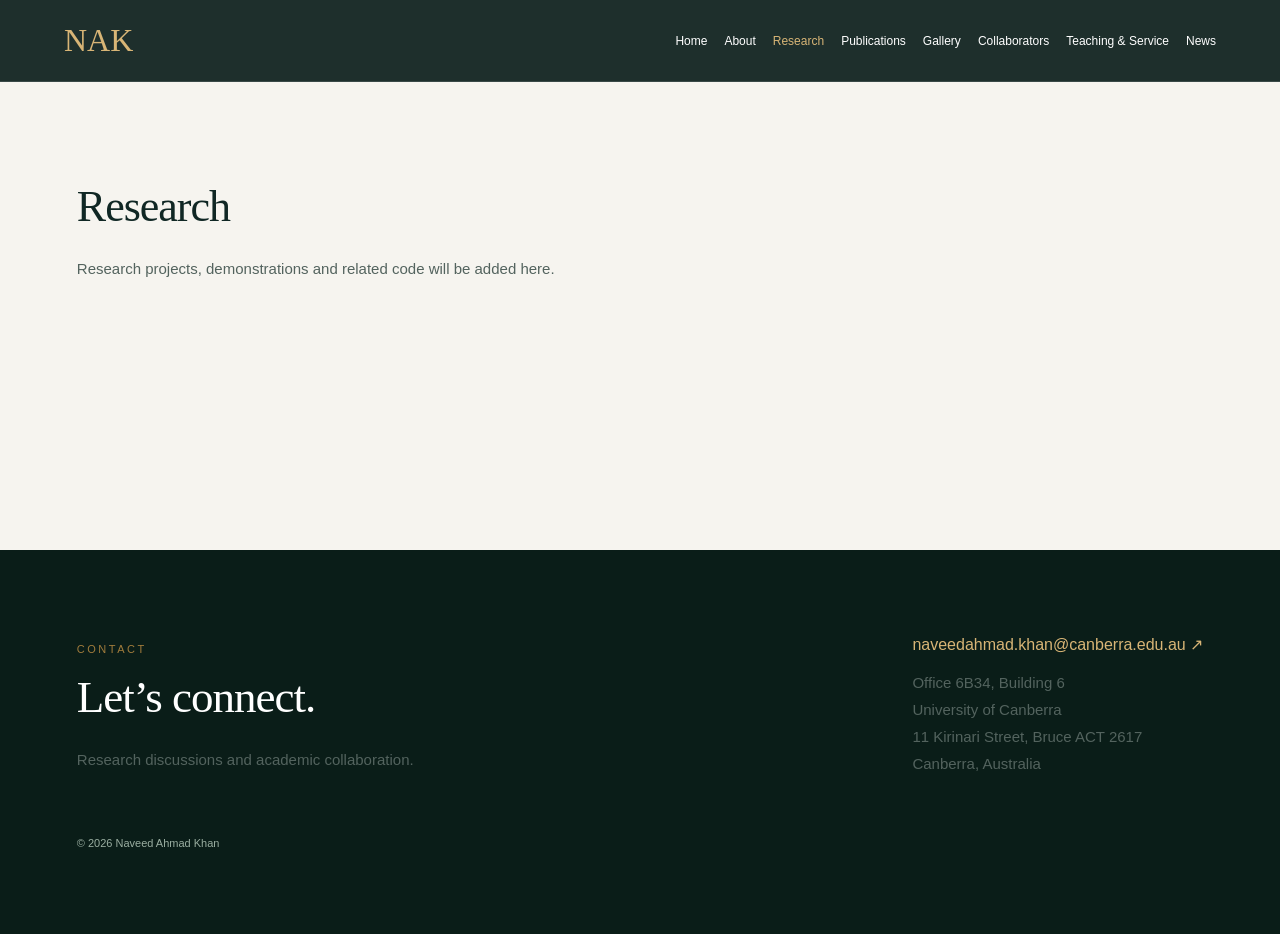
<file: code.html>
<!doctype html><html lang="en"><head><meta charset="utf-8"><meta http-equiv="refresh" content="0;url=research.html"><title>Research</title></head><body><a href="research.html">Continue to Research</a></body></html>
</file>
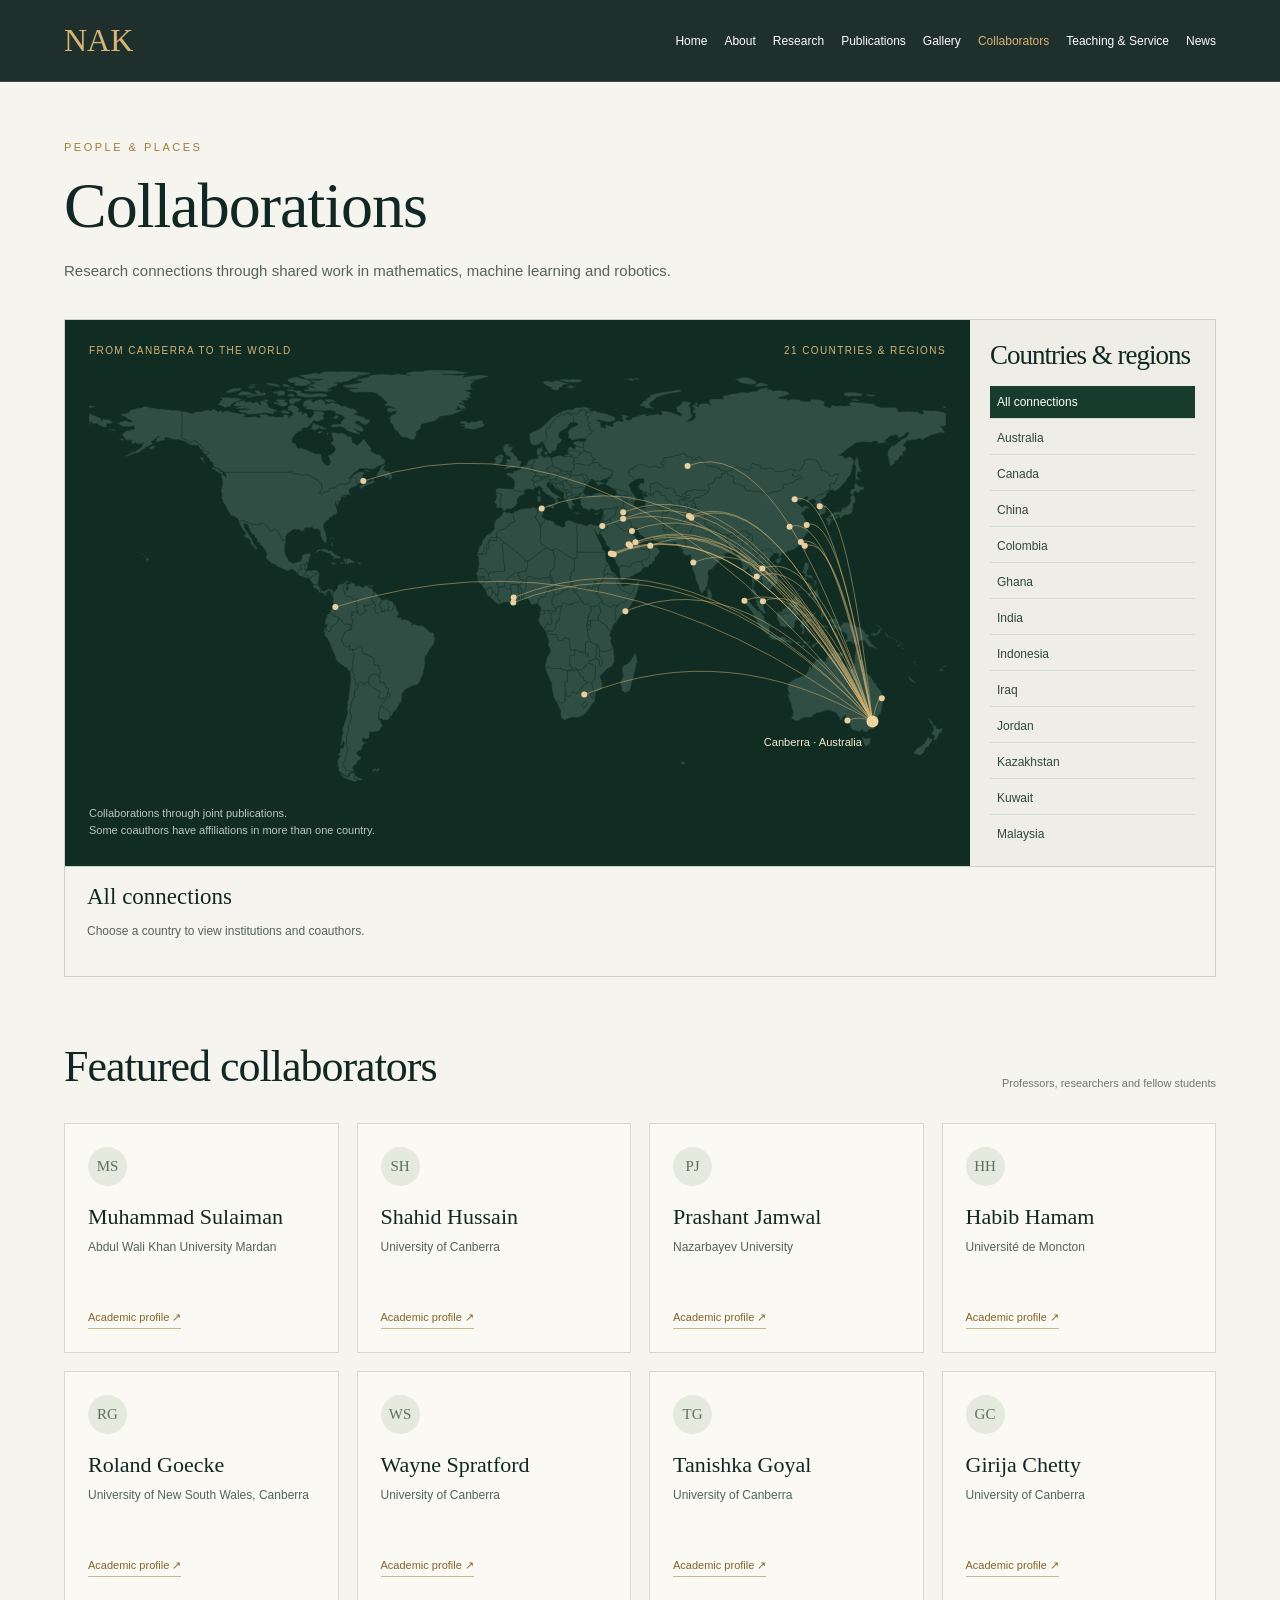
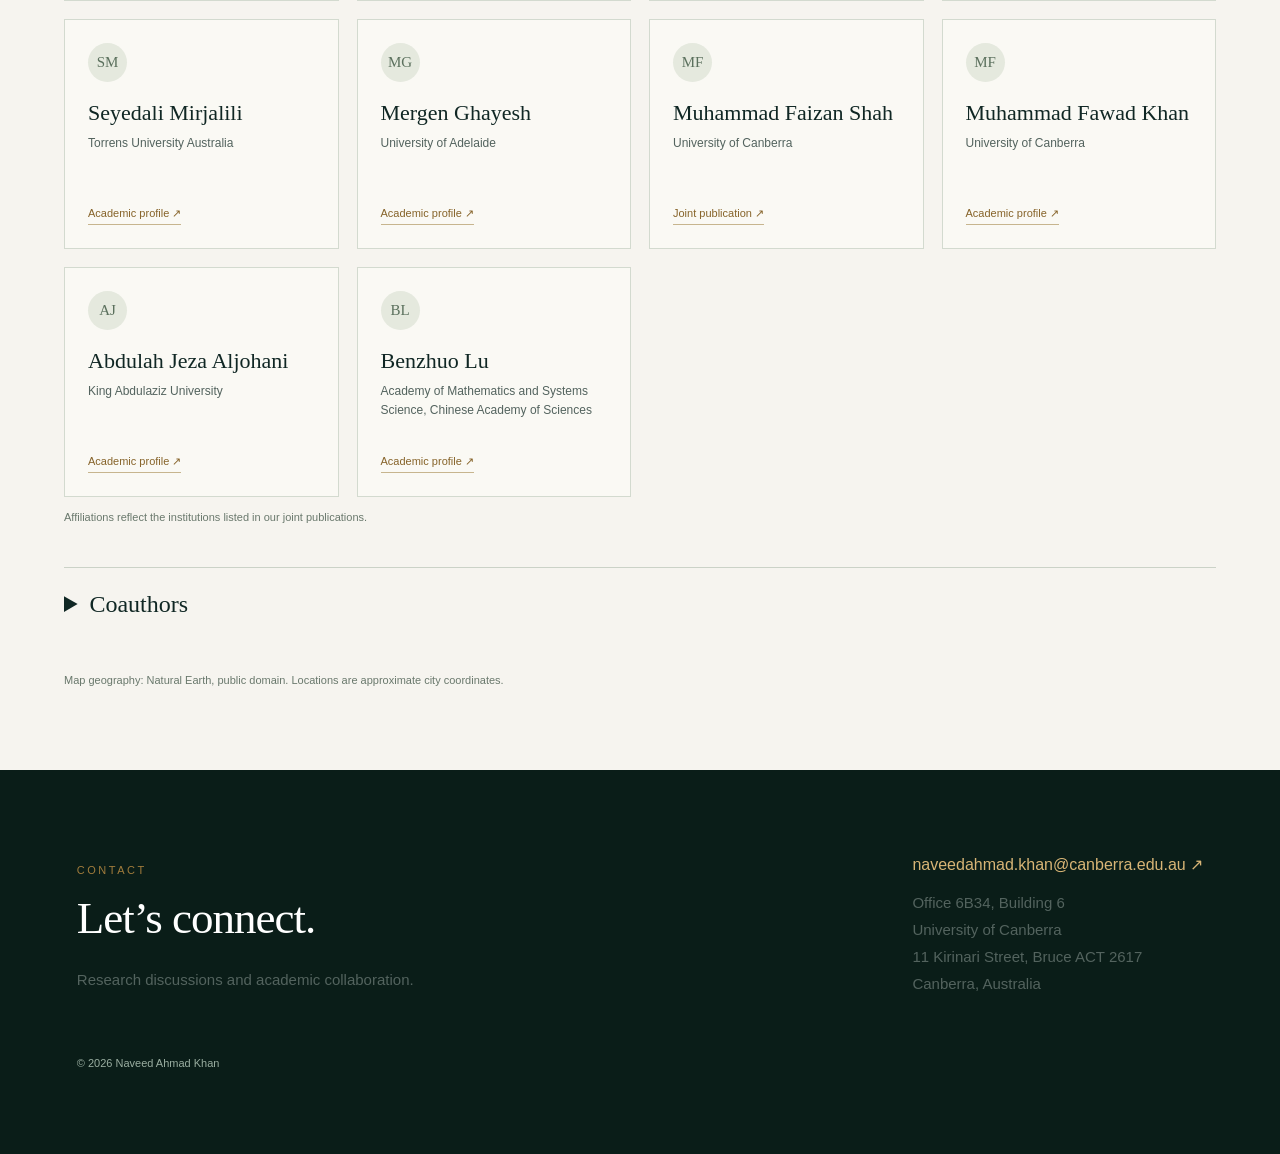
<file: collaborators.html>
<!DOCTYPE html>
<html lang="en"><head><meta charset="utf-8"/><meta content="width=device-width,initial-scale=1" name="viewport"/><title>Collaborators | Naveed Ahmad Khan</title><style>
:root{--gold:#d8b576;--ink:#102724;--paper:#f6f4ef}*{box-sizing:border-box}html{scroll-behavior:smooth;scroll-padding-top:85px}body{margin:0;background:var(--paper);color:var(--ink);font-family:Arial,sans-serif;min-width:1050px}a{color:inherit;text-decoration:none}button,a{touch-action:manipulation}a:focus-visible,button:focus-visible{outline:3px solid #c4913b;outline-offset:5px}header{height:82px;background:#0e211eee;color:#fff;display:flex;align-items:center;justify-content:space-between;padding:0 5%;position:sticky;top:0;z-index:20;border-bottom:1px solid #ffffff20}.logo{font:32px Georgia;color:var(--gold)}nav{display:flex;gap:17px;font-size:12px}nav a:hover{color:var(--gold)}.hero{height:calc(100vh - 82px);min-height:660px;max-height:980px;position:relative;background:#12221e;overflow:hidden}.slide{position:absolute;width:100%;height:100%;object-fit:contain;opacity:0;transition:opacity 1s}.slide.active{opacity:1}.shade{position:absolute;inset:0;background:linear-gradient(90deg,rgba(5,21,18,.94),rgba(5,21,18,.65) 34%,rgba(5,21,18,.06) 70%),linear-gradient(0deg,rgba(5,21,18,.6),transparent 30%)}.hero-copy{position:absolute;left:6%;top:25%;width:47%;color:#fff}.kicker{font-size:11px;letter-spacing:2.5px;text-transform:uppercase;color:#a17c3c}.hero .kicker{color:var(--gold)}h1{font:clamp(62px,6.3vw,100px)/1.02 Georgia;margin:26px 0 20px;font-weight:normal;letter-spacing:-2px}.role{font-size:14px;color:#e0ddd4}.hero-copy p{max-width:510px;font-size:17px;line-height:1.8;color:#e0e4df}.buttons{display:flex;gap:12px;margin-top:29px}.button{display:inline-block;padding:16px 22px;border:1px solid #bdb7a4;font-size:13px}.primary{background:var(--gold);border-color:var(--gold);color:#14251e}.quick{display:flex;gap:17px;font-size:12px;margin-top:25px;color:#ddd9ce}.controls{position:absolute;bottom:30px;left:6%;right:6%;display:flex;align-items:center;gap:11px;color:white}.controls button{border:1px solid #ffffff66;background:#10272388;color:white;padding:10px 15px;cursor:pointer}.count{font-size:12px;letter-spacing:2px;margin-left:8px}.scroll{margin-left:auto;font-size:11px;letter-spacing:2px}.wrap{max-width:1320px;margin:auto;padding:85px 6%}h2{font:44px/1.15 Georgia;font-weight:normal;letter-spacing:-1px;margin:15px 0 22px}h3{font:25px/1.25 Georgia;font-weight:normal;margin:12px 0}p{line-height:1.8;font-size:15px;color:#53635e}.intro-grid{display:grid;grid-template-columns:1fr 1.3fr;gap:80px;border-bottom:1px solid #d8ddd4;padding-bottom:50px}.text-link{font-size:13px;border-bottom:1px solid #b99c66;padding-bottom:5px}.section-head{display:flex;justify-content:space-between;align-items:end;margin-bottom:30px}.section-head h2{margin-bottom:0}.research-grid{display:grid;grid-template-columns:repeat(3,1fr);gap:30px}.research-card{border-top:1px solid #afbaad;padding-top:25px}.num{color:#9f7b3a;font-size:12px;letter-spacing:2px}.tags{font-size:11px;line-height:2;color:#6e7b6f;margin:18px 0}.dark{background:#102722;color:#f6f4ef}.dark p{color:#b9c9c0}.pub{display:grid;grid-template-columns:70px 1fr 120px;gap:24px;padding:27px 0;border-top:1px solid #ffffff27}.pub h3{font-size:23px;margin:0 0 9px}.pub small{color:#b2c3b7}.year{font:24px Georgia;color:var(--gold)}.pub a:last-child{font-size:12px;color:var(--gold);align-self:center}.news-grid{display:grid;grid-template-columns:repeat(3,1fr);gap:35px}.news-item{border-top:2px solid #c6ac7b;padding-top:20px}.news-item time{font-size:11px;color:#8c6a36;letter-spacing:2px}.news-item h3{font-size:23px}.gallery{display:grid;grid-template-columns:repeat(3,1fr);gap:16px}.gallery button{padding:0;border:0;cursor:pointer;background:#102722}.gallery img{display:block;width:100%;aspect-ratio:16/9;object-fit:contain}.muted{background:#eaece4}.two-col{display:grid;grid-template-columns:1fr 1fr;gap:70px}ul{padding-left:20px;color:#53635e;line-height:2;font-size:14px}footer{background:#0a1d18;color:#fff}.footer-row{display:flex;justify-content:space-between;align-items:center}.footer-row h2{font-size:45px}.footer-row a{color:var(--gold)}.fine{font-size:11px;color:#9aaea1;margin-top:45px}dialog{padding:12px;background:#102722;border:1px solid #d8b576;max-width:90vw;color:white}dialog::backdrop{background:#000c}dialog img{max-width:85vw;max-height:80vh;display:block}dialog button{float:right;padding:10px;margin-bottom:8px;cursor:pointer}@media(prefers-reduced-motion:reduce){html{scroll-behavior:auto}.slide{transition:none}}
.news-list article{display:grid;grid-template-columns:190px 1fr;gap:30px;align-items:baseline;padding:22px 0;border-top:1px solid #d7dbd1}.news-list time{font-size:13px;color:#8a6b39}.news-list p{margin:0;color:#253e35;font-size:16px}.quick{flex-wrap:wrap;max-width:560px;row-gap:14px}.hero-copy h1{margin-top:0}.pub h3{font-size:22px}.collab-wrap{max-width:1500px;padding:55px 5% 70px;margin:auto}.heading h1{font:64px/1.1 Georgia;letter-spacing:-1px;margin:16px 0}.heading p{margin-bottom:35px}.network{display:grid;grid-template-columns:minmax(0,1fr) 245px;border:1px solid #cbd2c7}.map-panel{background:#102c23;padding:25px 24px 17px;overflow:hidden}.map-top{display:flex;justify-content:space-between;color:#d8b576;font-size:10px;letter-spacing:1.4px}.map-panel svg{display:block;width:100%;margin:10px 0}.map-note{font-size:11px;color:#bbc9bf;line-height:1.6;margin:0}.network aside{padding:20px;background:#eeeee6}.network aside h2{font-size:27px;margin:0 0 15px}#countries{display:grid;grid-template-columns:1fr;gap:3px;max-height:460px;overflow:auto}#countries button{background:none;border:0;border-bottom:1px solid #d6dccf;text-align:left;padding:9px 7px;font:12px Arial;color:#30463b;cursor:pointer}#countries button.active{background:#173c2d;color:white}.location-panel{padding:16px 22px;border:1px solid #cbd2c7;border-top:0;min-height:110px;margin-bottom:50px}.location-panel h3{font-size:23px;margin:0 0 9px}#location-details{font-size:12px;line-height:1.8;color:#53635e;display:flex;gap:14px 30px;flex-wrap:wrap}#location-details a{border-bottom:1px solid #b8a47c}.people-grid{display:grid;grid-template-columns:repeat(4,1fr);gap:18px}.person{border:1px solid #d3dacf;padding:23px;background:#faf9f4;display:flex;align-items:flex-start;flex-direction:column;min-height:230px}.monogram{height:39px;width:39px;border-radius:50%;background:#e5e9de;color:#5b705d;display:grid;place-items:center;font:15px Georgia}.person h3{font:22px/1.25 Georgia;margin:17px 0 7px}.person p{font-size:12px;line-height:1.6;margin:0 0 18px}.person a{font-size:11px;color:#866329;border-bottom:1px solid #c7b58e;padding-bottom:4px;margin-top:auto}.small{font-size:11px;color:#69786c;line-height:1.7}.roster{margin-top:40px;border-top:1px solid #cbd2c7;padding:23px 0}.roster summary{font:24px Georgia;cursor:pointer}.roster-grid{display:grid;grid-template-columns:repeat(3,1fr);gap:18px}.roster-grid div{font-size:12px;line-height:1.6}.roster-grid span{display:block;color:#6f7e71}.credit{margin-top:30px}</style><link href="mobile.css" rel="stylesheet"/><script defer="True" src="mobile.js"></script></head><body><header><a aria-label="Home" class="logo" href="index.html">NAK</a><nav><a href="index.html">Home</a><a href="about.html">About</a><a href="research.html">Research</a><a href="publications.html">Publications</a><a href="gallery.html">Gallery</a><a aria-current="page" href="collaborators.html" style="color:#d8b576">Collaborators</a><a href="teaching.html">Teaching &amp; Service</a><a href="news.html">News</a></nav></header><main class="collab-wrap"><div class="heading"><span class="kicker">People &amp; places</span><h1>Collaborations</h1><p>Research connections through shared work in mathematics, machine learning and robotics.</p></div><section class="network"><div class="map-panel"><div class="map-top"><span>FROM CANBERRA TO THE WORLD</span><span id="map-count"></span></div><svg aria-label="World map of coauthor affiliations, with connections from Canberra" role="img" viewbox="0 0 1000 500"><g fill="#304e44" stroke="#173a2e" stroke-width=".6"><path d="M1000.0,348.5L1000.0,350.2L998.2,351.0L996.5,351.8L996.1,350.5L997.5,349.8L998.4,349.6L1000.0,348.5ZM994.8,353.5L995.5,352.9L996.4,353.9L996.0,355.7L994.3,356.2L992.7,355.7L992.5,354.2L993.5,353.0L994.8,353.5ZM0.6,348.3L0.2,350.0L0.0,350.2L0.0,348.5L0.6,348.3Z"></path><path d="M594.2,296.4L594.6,296.8L604.7,303.8L604.9,305.8L608.9,309.2L607.6,313.5L607.8,315.4L609.6,316.7L609.6,317.6L608.9,319.7L609.0,320.7L608.9,322.4L609.8,324.5L611.0,327.9L612.0,328.7L612.0,328.7L609.8,330.7L606.7,332.0L605.1,332.0L604.1,333.0L602.2,333.1L601.4,333.5L598.1,332.5L596.0,332.8L595.2,328.1L594.3,326.5L593.7,325.6L591.0,324.9L589.4,323.9L587.7,323.3L586.5,322.7L585.4,321.9L585.4,321.9L583.9,317.5L582.3,315.6L581.7,313.6L582.0,311.8L581.5,308.6L582.6,308.5L583.7,307.2L584.7,305.4L585.4,304.7L585.4,303.6L584.8,302.8L584.6,301.4L584.6,301.4L585.4,301.0L585.6,299.0L584.5,297.0L585.5,296.6L588.5,296.6L594.2,296.4Z"></path><path d="M475.9,197.7L475.9,198.0L475.9,198.6L475.9,203.9L466.8,203.7L466.8,212.5L464.2,212.8L463.6,214.6L464.1,219.6L453.2,219.5L452.6,220.7L452.7,219.2L452.8,219.2L459.0,219.0L459.4,217.7L460.5,216.2L461.4,211.4L465.3,207.7L466.6,203.3L467.4,203.1L468.4,200.4L470.7,200.0L471.7,200.5L473.0,200.5L473.9,199.7L475.6,199.6L475.5,197.7L475.9,197.7Z"></path><path d="M158.8,124.1L158.4,124.1L153.0,120.7L151.0,119.3L146.0,117.8L144.5,114.8L144.9,112.7L141.3,111.2L140.8,108.4L137.5,105.9L137.4,104.1L137.4,104.1L138.9,102.5L138.9,100.3L134.1,98.1L131.3,94.2L129.6,91.7L127.0,90.1L125.2,88.7L123.7,86.9L120.9,88.1L118.2,90.0L115.7,87.7L113.8,86.2L111.1,85.3L108.3,85.2L108.4,65.5L108.4,52.7L108.4,52.7L113.6,53.5L117.9,55.2L120.8,55.5L123.3,54.1L126.6,53.0L130.8,53.4L134.9,51.9L139.5,51.1L141.4,52.5L143.4,51.7L144.1,50.1L146.0,50.4L150.7,53.5L154.4,51.2L154.8,53.8L158.2,53.2L159.2,52.2L162.6,52.4L166.8,53.9L173.3,55.1L177.1,55.7L179.9,55.5L183.6,57.2L179.7,59.0L184.7,59.7L192.2,59.3L194.6,58.7L197.6,60.8L200.6,59.0L197.7,57.5L199.5,56.4L202.9,56.2L205.1,55.9L207.4,56.7L210.2,58.6L213.3,58.3L218.2,59.8L222.5,59.3L226.5,59.4L226.2,57.2L228.7,56.6L233.0,57.8L233.0,61.1L234.8,58.3L237.0,58.4L238.2,54.9L235.3,52.8L232.0,51.4L232.2,47.6L235.5,45.1L239.2,45.7L242.0,47.2L245.8,51.1L243.3,52.8L248.5,53.5L248.5,57.0L252.2,54.3L255.5,56.5L254.7,59.1L257.4,61.4L260.3,58.9L262.3,55.9L262.4,52.1L266.4,52.4L270.5,52.9L274.2,54.6L274.4,56.3L272.3,58.2L274.3,60.0L273.9,61.7L268.5,64.1L264.6,64.6L261.8,63.6L260.9,65.3L258.2,68.2L257.4,69.7L254.2,72.1L250.2,72.3L248.0,73.8L247.9,76.0L244.6,76.4L241.2,79.2L238.2,83.1L237.1,85.8L237.0,89.8L241.1,90.4L242.3,93.6L243.6,96.3L247.5,95.6L252.7,97.1L255.4,98.4L257.4,100.0L260.9,101.0L263.9,102.4L268.4,102.6L271.5,102.9L271.0,105.9L271.9,109.4L273.9,113.2L278.0,116.5L280.2,115.4L281.7,111.9L280.2,106.4L278.3,104.6L282.7,103.0L285.8,100.6L287.4,98.2L287.2,95.9L285.3,92.9L281.9,90.3L285.2,86.7L284.0,83.6L283.0,78.2L285.0,77.4L289.7,78.4L292.6,78.7L294.9,77.8L297.5,78.9L300.9,80.9L301.7,82.3L306.7,82.5L306.6,85.4L307.5,89.8L310.1,90.3L312.1,92.4L316.1,90.5L318.8,86.7L320.6,85.0L322.8,88.1L326.4,92.5L329.5,96.7L328.3,98.8L332.0,100.8L334.5,102.7L339.0,103.6L340.7,104.7L341.8,107.7L344.0,108.1L345.1,109.4L345.3,113.3L343.3,114.6L341.3,115.8L336.7,117.0L333.2,119.9L328.5,120.4L322.6,119.7L318.4,119.7L315.6,119.9L313.2,122.4L309.7,123.9L305.7,128.5L302.5,131.6L304.8,131.1L309.3,126.6L315.1,123.7L319.3,123.3L321.7,125.0L319.1,127.3L320.0,131.1L320.9,133.7L324.5,135.4L329.1,134.9L331.9,131.0L332.1,133.5L333.9,134.8L330.4,137.0L324.3,139.1L321.5,140.5L318.4,142.9L316.3,142.7L316.2,139.8L321.0,136.9L316.6,137.0L313.5,137.5L311.7,135.5L311.7,130.8L310.5,129.8L308.6,130.4L307.7,129.5L305.6,132.1L304.7,134.8L303.7,136.3L302.5,136.9L301.7,137.1L301.4,137.9L296.3,137.9L292.0,137.9L290.8,138.6L287.8,141.0L287.5,141.3L286.6,142.7L284.1,142.7L281.3,142.7L280.1,143.2L280.5,143.9L280.8,144.9L280.7,145.3L277.1,147.0L274.2,147.6L271.0,149.4L270.3,149.4L269.4,148.9L269.1,148.4L269.1,148.0L269.7,146.8L271.0,144.9L271.8,142.9L271.3,139.9L270.7,136.7L267.8,135.1L268.1,134.5L267.7,134.1L267.0,134.1L266.4,133.5L266.3,132.7L265.7,133.1L265.0,133.0L265.2,132.6L264.5,132.3L264.2,131.4L262.1,130.3L259.8,129.1L257.1,127.8L254.5,126.5L252.0,127.5L251.1,127.6L247.7,126.7L245.4,127.1L242.8,126.0L239.9,125.5L238.0,125.3L237.1,124.7L236.6,122.8L235.7,122.8L235.7,124.1L229.9,124.1L220.4,124.1L211.0,124.1L202.6,124.1L194.3,124.1L186.1,124.1L177.6,124.1L174.9,124.1L166.7,124.1L158.8,124.1ZM266.7,77.7L268.7,76.2L272.6,76.2L272.5,76.9L269.3,78.8L267.3,78.7L266.7,77.7ZM278.4,42.1L275.3,40.2L275.5,39.0L276.8,38.8L283.2,39.1L287.9,41.0L288.2,42.0L285.2,41.9L282.2,41.8L279.2,42.3L278.4,42.1ZM276.9,79.0L278.0,78.0L279.1,78.1L279.8,78.8L278.7,80.6L277.5,80.3L276.8,79.3L276.9,79.0ZM240.0,34.6L238.5,35.9L234.4,35.6L231.1,34.7L232.5,33.2L236.5,32.3L239.0,33.5L240.0,34.6ZM239.3,25.8L238.1,25.9L232.9,25.7L232.1,24.7L237.7,24.8L239.7,25.4L239.3,25.8ZM231.2,21.5L234.6,22.7L233.8,23.9L229.7,24.7L227.4,23.9L226.2,22.6L226.0,21.1L229.6,21.3L231.2,21.5ZM255.1,36.6L250.7,36.2L243.3,35.0L242.3,33.1L242.0,31.4L239.2,29.9L233.4,29.5L230.2,28.4L231.3,27.0L237.0,27.2L240.1,28.4L245.5,28.3L247.9,29.5L247.3,30.8L250.5,31.6L252.3,32.4L256.0,32.5L260.1,32.8L264.5,32.1L270.1,31.8L274.6,32.0L277.6,33.3L278.2,34.7L276.5,35.7L272.4,36.4L268.8,36.0L260.8,36.5L255.1,36.6ZM190.9,23.6L194.8,24.2L193.9,25.2L188.7,26.2L184.6,25.1L186.9,24.0L190.9,23.6ZM191.8,21.4L195.4,22.1L192.0,22.7L187.4,22.7L187.4,22.2L190.3,21.2L191.8,21.4ZM345.6,116.1L344.1,118.3L342.2,121.3L344.0,120.2L345.9,120.9L344.9,122.1L347.4,123.1L348.7,122.2L351.5,123.3L350.6,125.8L352.5,125.2L352.9,127.0L353.8,129.2L352.6,132.2L351.3,132.4L349.5,131.7L350.1,128.9L349.3,128.4L346.1,131.4L344.5,131.3L346.4,129.7L343.7,128.9L340.8,129.1L335.4,129.0L334.9,127.9L336.7,126.7L335.5,125.8L337.8,123.7L340.7,118.2L342.4,116.3L344.8,115.1L346.1,115.2L345.6,116.1ZM267.0,68.6L270.0,69.8L273.2,70.8L273.5,72.5L275.5,72.2L277.5,73.4L275.0,74.4L270.7,73.6L269.1,72.1L266.4,73.9L262.4,75.7L261.5,73.7L257.7,74.0L260.1,72.3L260.5,69.6L261.4,66.4L263.4,66.7L264.0,68.2L265.4,67.7L267.0,68.6ZM281.2,43.6L283.8,42.2L290.0,44.0L293.8,45.6L294.2,47.1L299.3,46.4L302.2,48.6L308.9,49.9L311.3,51.3L314.0,54.5L308.9,56.1L315.4,58.4L319.8,59.1L323.8,62.3L328.2,62.5L327.3,65.0L322.4,69.0L319.0,67.5L314.7,64.2L311.1,64.6L310.7,66.6L313.6,68.6L317.4,70.2L318.6,71.1L320.4,74.5L319.4,77.0L315.9,76.1L308.9,73.3L312.9,76.3L315.8,78.3L316.2,79.5L308.7,78.2L302.7,76.2L299.3,74.5L300.3,73.5L296.2,71.7L292.1,70.1L292.2,71.1L284.1,71.6L281.8,70.4L283.6,67.9L288.8,67.8L294.6,67.4L293.6,66.2L294.6,64.4L298.2,61.1L297.4,59.6L296.4,58.4L292.1,56.7L286.5,55.5L288.3,54.7L285.3,52.5L282.9,52.3L280.7,51.1L279.2,52.2L274.2,52.6L264.0,51.8L258.2,50.8L253.7,50.3L251.4,49.1L254.3,47.5L250.3,47.5L249.4,44.0L251.6,40.9L254.4,39.5L261.6,38.6L259.5,40.8L261.7,43.0L264.3,40.2L271.3,38.8L276.1,42.4L275.7,44.6L281.2,43.6ZM237.5,37.5L243.3,37.6L248.6,38.4L244.4,41.5L241.1,42.2L238.1,44.7L235.0,44.6L233.2,41.6L233.3,39.9L234.7,38.4L237.5,37.5ZM158.7,30.6L158.7,30.6L163.5,28.1L169.2,25.8L173.4,25.9L177.2,25.4L176.8,28.0L174.7,29.2L172.1,29.4L166.9,30.9L162.5,31.4L158.7,30.6ZM131.4,106.8L134.0,106.5L133.2,110.4L135.6,113.2L134.5,113.2L132.8,111.6L131.8,110.0L130.4,108.9L129.9,107.4L130.1,106.3L131.4,106.8ZM207.0,19.6L212.4,20.1L219.9,21.4L222.1,23.0L223.1,24.5L218.6,24.1L214.0,23.0L207.8,22.8L210.5,21.8L207.2,21.0L207.0,19.6ZM156.9,125.8L155.5,126.3L151.0,124.7L150.1,123.5L147.6,122.3L147.1,121.3L144.3,120.7L143.2,118.8L143.4,118.0L146.4,118.8L148.1,119.3L150.7,119.7L151.6,120.9L153.0,122.5L155.8,123.9L156.9,125.8ZM162.4,36.4L166.4,37.1L173.5,37.3L176.2,38.3L179.1,39.7L175.6,40.6L168.8,43.0L165.4,45.4L165.4,47.0L158.1,48.6L156.6,47.1L150.2,45.3L151.4,43.8L153.3,41.3L155.7,39.0L153.0,36.9L162.4,36.4ZM200.5,31.6L203.0,31.0L205.9,31.1L206.4,32.8L204.7,34.5L195.3,35.0L188.3,36.5L184.0,36.6L183.7,35.4L189.5,33.9L176.9,34.3L173.0,33.7L176.8,30.3L179.4,29.4L187.2,30.5L192.2,32.6L197.0,32.9L193.1,29.6L195.6,28.3L198.5,28.7L199.4,30.3L200.5,31.6ZM204.1,41.1L207.2,42.5L209.0,45.9L209.8,48.3L214.5,50.0L219.5,51.6L219.2,53.2L214.6,53.4L216.4,54.8L215.5,56.0L210.4,55.5L205.7,54.6L202.4,54.8L197.2,55.9L190.2,56.4L185.2,56.8L183.7,55.1L179.9,54.2L177.5,54.6L174.1,51.9L175.9,51.5L180.2,50.9L184.1,51.1L187.7,50.5L182.4,49.7L176.4,49.9L172.5,49.9L171.0,48.6L177.5,47.2L173.2,47.3L168.3,46.3L170.7,43.8L172.6,42.4L180.0,40.3L182.9,41.0L181.5,42.6L187.7,41.5L191.5,43.3L194.7,41.5L197.2,42.6L199.5,46.0L200.9,44.6L198.9,41.1L201.3,40.6L204.1,41.1ZM221.0,42.4L217.9,40.1L221.2,38.5L224.5,39.2L229.5,38.8L230.2,39.8L227.6,41.4L231.8,42.9L231.3,46.0L226.8,47.3L224.1,47.0L222.2,45.7L215.3,43.1L215.3,42.0L221.0,42.4ZM203.9,39.3L207.6,39.2L209.7,39.9L207.3,42.2L202.9,39.8L203.9,39.3ZM226.4,28.6L228.5,30.1L228.6,31.9L227.3,34.5L222.8,34.8L219.8,34.3L219.8,32.3L215.3,32.5L215.1,29.9L218.1,30.0L222.3,28.8L226.2,29.0L226.4,28.6ZM233.3,15.2L235.2,14.1L238.1,13.9L236.8,13.1L243.3,12.9L246.9,14.7L251.5,15.5L256.1,16.1L258.3,18.4L261.6,19.5L257.8,20.6L252.7,23.1L247.8,23.4L242.0,23.0L239.0,21.5L239.1,20.3L241.3,19.4L236.2,19.4L233.1,18.3L231.4,16.7L233.3,15.2ZM245.6,10.7L249.7,10.1L253.0,9.9L258.4,9.4L262.5,8.1L265.9,8.3L268.9,9.2L271.1,7.4L274.7,6.8L279.7,6.4L288.2,6.3L289.7,6.7L297.7,6.1L303.7,6.3L309.7,6.5L317.1,6.8L323.1,7.2L328.2,8.2L328.1,9.1L321.3,10.6L314.6,11.3L312.1,12.1L318.1,12.0L311.6,14.1L307.0,15.1L302.3,17.9L296.5,18.5L294.8,19.2L286.4,19.6L290.2,20.0L288.3,20.6L290.6,22.3L287.9,23.5L283.6,24.5L282.3,25.8L278.4,26.9L278.8,27.6L283.6,27.5L283.6,28.4L276.2,30.4L269.0,29.5L260.8,30.0L256.7,29.6L251.4,29.4L251.1,27.8L256.2,27.0L254.8,24.5L256.5,24.2L264.0,25.7L260.2,23.5L255.7,22.9L257.9,21.5L262.8,20.7L263.6,19.5L259.7,18.2L258.5,16.4L266.1,16.5L268.3,16.9L272.6,15.6L266.4,15.2L256.7,15.5L251.8,14.3L249.4,12.9L246.2,11.9L245.6,10.7ZM291.1,60.5L289.3,61.6L286.1,61.7L285.5,60.0L286.6,58.1L289.2,57.6L291.3,58.6L291.4,60.1L291.1,60.5ZM232.6,53.5L234.3,54.8L232.6,56.0L228.8,55.0L226.6,55.3L222.8,53.8L225.2,52.7L227.2,51.2L230.1,52.2L231.8,52.8L232.6,53.5ZM320.8,121.1L321.7,120.8L325.4,121.7L328.2,123.1L328.3,123.8L327.0,123.8L323.4,122.8L320.8,121.1ZM322.2,130.9L323.2,132.6L325.2,133.0L327.7,133.0L326.4,134.4L325.3,134.6L321.8,133.1L321.1,132.0L322.2,130.9Z"></path><path d="M158.8,124.1L166.7,124.1L174.9,124.1L177.6,124.1L186.1,124.1L194.3,124.1L202.6,124.1L211.0,124.1L220.4,124.1L229.9,124.1L235.7,124.1L235.7,122.8L236.6,122.8L237.1,124.7L238.0,125.3L239.9,125.5L242.8,126.0L245.4,127.1L247.7,126.7L251.1,127.6L252.0,127.5L254.5,126.5L257.1,127.8L259.8,129.1L262.1,130.3L264.2,131.4L264.5,132.3L265.2,132.6L265.0,133.0L265.7,133.1L266.3,132.7L266.4,133.5L267.0,134.1L267.7,134.1L268.1,134.5L267.8,135.1L270.7,136.7L271.3,139.9L271.8,142.9L271.0,144.9L269.7,146.8L269.1,148.0L269.1,148.4L269.4,148.9L270.3,149.4L271.0,149.4L274.2,147.6L277.1,147.0L280.7,145.3L280.8,144.9L280.5,143.9L280.1,143.2L281.3,142.7L284.1,142.7L286.6,142.7L287.5,141.3L287.8,141.0L290.8,138.6L292.0,137.9L296.3,137.9L301.4,137.9L301.7,137.1L302.5,136.9L303.7,136.3L304.7,134.8L305.6,132.1L307.7,129.5L308.6,130.4L310.5,129.8L311.7,130.8L311.7,135.5L313.5,137.5L314.0,138.6L311.0,140.3L308.2,141.4L305.2,142.5L303.8,144.5L303.3,145.3L303.3,147.1L304.2,148.9L305.3,149.0L305.0,147.8L305.9,148.5L305.7,149.5L303.8,150.1L302.4,150.0L300.4,150.6L299.2,150.8L297.6,151.0L295.2,152.0L299.3,151.3L300.2,152.0L296.3,153.0L294.5,153.0L294.6,152.6L293.7,153.5L294.5,153.7L293.9,156.2L291.9,158.8L291.7,157.9L291.1,157.8L290.2,156.9L290.8,158.8L291.5,159.4L291.5,160.7L290.6,162.0L289.1,164.8L288.8,164.6L289.7,162.3L288.2,161.0L287.9,158.1L287.4,159.6L288.0,161.8L286.1,161.2L288.1,162.4L288.2,165.6L289.0,165.9L289.3,167.1L289.6,170.5L287.9,173.1L285.0,174.1L283.2,176.1L281.8,176.3L280.4,177.6L280.0,178.8L276.9,181.0L275.4,182.6L274.1,184.7L273.6,187.1L274.1,189.5L275.1,192.5L276.3,194.9L276.3,196.4L277.6,200.4L277.5,202.7L277.4,204.1L276.7,206.2L275.9,206.6L274.5,206.2L274.1,204.7L273.0,203.9L271.6,200.9L270.3,198.3L269.8,196.9L270.4,194.7L269.6,192.8L267.5,189.9L266.4,189.3L263.6,190.9L263.1,190.7L261.7,189.1L260.0,188.3L256.9,188.7L254.4,188.3L252.3,188.6L251.1,189.1L251.6,190.0L251.6,191.4L252.2,192.1L251.6,192.6L250.6,192.0L249.6,192.7L247.6,192.6L245.5,190.8L243.1,191.2L241.0,190.4L239.3,190.6L237.0,191.4L234.4,194.0L231.7,195.5L230.2,197.1L229.5,198.7L229.5,201.1L229.6,202.7L230.2,203.9L229.1,204.0L227.1,203.2L224.9,202.2L224.2,200.6L223.6,198.1L221.9,196.2L221.0,194.2L219.6,191.8L217.6,190.4L215.3,190.5L213.6,193.2L211.3,192.2L209.8,191.1L209.2,189.2L208.2,187.4L206.6,185.9L205.2,184.8L204.1,183.6L199.3,183.6L199.3,185.0L197.1,185.0L191.6,185.1L185.3,182.6L181.1,180.9L181.3,180.3L177.8,180.6L174.6,180.9L174.2,179.2L172.4,177.2L171.1,176.8L170.8,175.8L169.2,175.6L168.2,174.7L165.6,174.3L164.9,173.8L164.6,171.9L161.9,168.4L159.6,163.6L159.7,162.8L158.5,161.7L156.3,158.8L155.9,156.0L154.4,154.1L155.1,151.2L155.0,148.3L154.1,145.6L155.2,142.4L155.5,139.3L155.8,136.1L155.3,131.5L154.5,128.6L153.6,127.0L154.0,126.3L158.0,127.4L159.5,130.7L160.2,129.8L159.7,127.0L158.8,124.1ZM68.3,223.9L68.8,224.2L69.3,224.6L70.0,225.8L69.9,226.0L68.8,226.8L67.9,227.3L67.5,227.9L66.8,227.4L66.9,226.4L66.5,225.2L66.6,224.8L67.1,224.2L66.9,223.5L67.1,223.2L67.3,223.3L68.3,223.9ZM66.7,221.5L66.4,221.9L65.5,222.2L65.0,221.4L64.7,221.2L64.7,220.9L65.0,220.6L66.0,221.0L66.7,221.5ZM64.6,220.1L64.5,220.5L63.0,220.4L63.2,219.9L64.6,220.1ZM61.0,218.2L61.3,218.4L62.1,219.6L61.9,219.8L61.7,219.7L60.8,219.6L60.4,218.8L60.3,218.7L61.0,218.2ZM57.3,216.5L57.4,217.3L57.0,217.6L56.1,217.0L56.3,216.8L56.7,216.4L57.3,216.5ZM37.6,84.9L39.8,85.2L40.1,86.5L38.4,87.1L36.5,86.4L34.8,85.5L37.6,84.9ZM74.4,93.2L76.2,93.4L77.4,94.5L75.0,96.2L72.2,97.5L70.8,96.6L70.4,95.0L72.9,93.7L74.4,93.2ZM108.4,52.7L108.4,52.7L108.4,65.5L108.3,85.2L111.1,85.3L113.8,86.2L115.7,87.7L118.2,90.0L120.9,88.1L123.7,86.9L125.2,88.7L127.0,90.1L129.6,91.7L131.3,94.2L134.1,98.1L138.9,100.3L138.9,102.5L137.4,104.1L137.4,104.1L137.4,104.1L135.9,102.8L133.4,101.7L132.6,98.7L129.1,95.9L127.6,92.7L124.9,92.5L120.5,92.4L117.2,91.4L111.5,87.8L108.8,87.1L104.0,85.9L100.1,86.2L94.7,84.6L91.3,83.2L88.3,83.9L88.8,86.3L87.3,86.5L84.1,87.2L81.6,88.4L78.6,89.1L78.2,87.1L79.4,83.7L82.4,82.6L81.6,81.8L78.1,83.7L76.2,86.0L72.2,88.4L74.2,90.1L71.6,92.6L68.6,94.0L65.8,95.1L65.1,96.6L60.8,98.4L59.9,100.0L56.7,101.5L54.8,101.2L52.2,102.2L49.3,103.4L47.0,104.5L42.3,105.5L41.8,104.9L44.9,103.3L47.6,102.2L50.5,100.4L54.0,100.0L55.4,98.6L59.2,96.5L59.8,95.8L61.9,94.6L62.4,92.0L63.8,89.9L60.6,91.0L59.7,90.4L58.2,91.6L56.4,89.9L55.6,91.1L54.6,89.4L51.8,90.8L50.1,90.8L49.8,88.7L50.3,87.5L48.6,86.2L44.9,86.9L42.6,85.3L40.7,84.5L40.7,82.5L38.6,81.0L39.6,79.1L41.9,77.1L42.9,75.4L45.1,75.1L47.0,75.7L49.3,74.0L51.3,74.3L53.4,73.2L52.9,71.6L51.3,71.0L53.4,69.7L51.7,69.7L48.7,70.5L47.9,71.2L45.7,70.5L41.8,70.9L37.7,70.0L36.5,68.7L33.0,66.7L36.9,65.2L43.1,63.5L45.4,63.5L45.0,65.3L50.9,65.1L48.6,63.0L45.2,61.7L43.2,59.9L40.6,58.5L36.8,57.4L38.3,55.6L43.2,55.5L46.8,53.9L47.4,52.2L50.3,50.6L53.0,50.2L58.2,48.6L60.8,48.9L65.1,47.0L69.3,47.8L71.3,49.3L72.5,48.7L77.2,48.9L77.0,49.7L81.3,50.2L84.1,49.9L90.0,51.0L95.3,51.3L97.4,51.8L101.1,51.2L105.4,52.2L108.4,52.7L108.4,52.7ZM23.0,73.2L24.7,73.8L26.4,73.5L28.7,74.4L31.4,74.8L31.2,75.2L29.1,75.9L27.0,75.2L25.9,74.6L23.5,74.8L22.8,74.5L23.0,73.2Z"></path><path d="M742.7,123.4L740.6,125.7L738.2,126.0L738.1,129.5L736.6,131.0L731.1,129.9L729.1,136.1L727.6,136.8L722.1,138.2L724.6,144.2L722.7,145.1L722.9,147.1L721.2,146.6L719.8,145.3L715.7,145.0L711.1,144.9L710.1,145.2L706.1,143.8L704.6,144.5L704.1,146.5L699.6,145.4L697.7,145.8L697.1,147.4L695.5,148.0L691.9,150.4L690.6,152.9L689.6,152.9L688.8,151.3L685.3,151.1L684.8,148.3L683.4,148.3L683.6,144.8L680.3,142.3L675.5,142.6L672.3,143.1L669.6,140.0L667.3,138.7L663.0,136.2L662.5,135.9L655.4,137.9L655.5,150.7L654.0,150.8L652.1,148.1L650.2,147.2L647.1,147.9L645.8,149.0L645.7,148.2L646.4,146.7L645.8,145.5L642.6,144.4L641.4,141.3L639.8,140.4L639.7,139.3L642.4,139.6L642.5,137.1L644.9,136.5L647.3,137.0L647.8,133.7L647.3,131.5L644.6,131.7L642.2,130.9L639.0,132.4L636.4,133.1L635.0,132.5L635.3,130.8L633.5,128.5L631.4,128.6L629.1,126.2L630.7,123.6L629.9,122.9L632.1,119.1L634.9,121.1L635.3,118.6L641.0,114.9L645.4,114.8L651.5,117.2L654.8,118.5L657.7,117.1L662.1,117.0L665.7,118.8L666.5,117.8L670.4,117.9L671.1,116.3L666.6,113.9L669.2,112.2L668.7,111.3L671.4,110.4L669.4,108.1L670.7,106.9L681.1,105.7L682.4,104.8L689.4,103.6L691.9,102.1L696.8,102.9L697.7,106.4L700.6,105.6L704.2,106.8L704.0,108.7L706.6,108.5L713.6,105.2L712.6,106.3L716.1,109.0L722.3,117.7L723.8,115.9L727.6,117.9L731.6,117.0L733.2,117.6L734.5,119.6L736.4,120.3L737.6,121.7L741.2,121.3L742.7,123.4Z"></path><path d="M655.5,150.7L655.4,137.9L662.5,135.9L663.0,136.2L667.3,138.7L669.6,140.0L672.3,143.1L675.5,142.6L680.3,142.3L683.6,144.8L683.4,148.3L684.8,148.3L685.3,151.1L688.8,151.3L689.6,152.9L690.6,152.9L691.9,150.4L695.5,148.0L697.1,147.4L697.9,147.7L695.6,149.9L697.7,151.2L699.6,150.4L702.9,152.2L699.4,154.7L697.3,154.3L696.1,154.4L695.7,153.5L696.3,151.9L692.6,152.7L691.7,154.9L690.4,156.8L688.1,156.6L687.3,158.1L689.4,159.0L690.0,161.5L688.4,165.0L686.3,164.3L684.8,164.3L684.9,162.2L681.2,160.7L678.3,159.0L676.4,157.4L673.3,155.0L671.9,151.4L671.0,150.8L668.0,151.0L666.9,150.3L666.6,147.5L662.9,145.7L660.5,147.7L658.1,148.9L658.6,150.6L655.5,150.7Z"></path><path d="M891.7,302.1L896.5,304.4L901.6,306.4L903.5,308.2L905.1,309.9L905.5,312.0L910.1,314.1L910.8,315.9L908.3,316.3L908.9,318.6L911.3,320.8L913.2,324.5L914.7,324.4L914.6,325.9L916.8,326.5L915.9,327.1L918.9,328.6L918.6,329.6L916.7,329.8L916.1,328.9L913.7,328.6L910.9,328.0L908.7,325.8L907.1,323.9L905.7,320.9L902.1,319.4L899.7,320.4L898.0,321.5L898.4,324.1L896.2,325.3L894.6,324.7L891.8,324.5L891.7,313.3L891.7,302.1ZM924.0,305.7L925.1,306.8L925.4,308.6L924.5,309.5L924.0,307.5L923.4,306.2L922.1,305.0L920.5,303.6L918.5,302.6L919.3,301.7L920.8,302.7L921.7,303.4L922.9,304.3L924.0,305.7ZM920.3,313.2L918.8,314.1L917.3,314.9L915.9,314.9L913.6,313.9L912.0,312.9L912.2,311.9L914.7,312.4L916.2,312.1L916.7,310.4L917.1,310.3L917.3,312.2L918.9,311.9L919.7,310.7L921.2,309.5L920.9,307.5L922.6,307.4L923.2,308.0L923.1,309.9L922.2,312.0L920.7,312.3L920.3,313.2ZM929.9,311.5L930.7,312.3L932.1,314.5L933.4,315.7L933.0,316.6L932.2,317.0L931.0,315.6L929.8,313.5L929.2,310.8L929.6,310.5L929.9,311.5Z"></path><path d="M891.7,302.1L891.7,313.3L891.8,324.5L889.3,321.7L886.5,321.0L885.8,322.0L882.3,322.1L883.4,319.3L885.2,318.3L884.5,314.6L883.1,311.7L877.7,308.8L875.5,308.5L871.3,305.3L870.5,307.0L869.4,307.3L868.8,306.0L868.8,304.5L866.6,302.8L869.6,301.6L871.6,301.7L871.4,300.7L867.3,300.7L866.2,298.7L863.7,298.0L862.6,296.3L866.3,295.5L867.7,294.4L872.2,295.8L872.6,297.1L873.4,302.7L876.3,304.7L878.6,301.1L881.8,299.0L884.2,299.0L886.6,300.2L888.7,301.4L891.7,302.1ZM847.1,323.8L847.4,324.4L847.5,325.5L845.7,328.1L843.3,328.8L842.9,328.4L843.2,327.2L844.4,325.1L847.1,323.8ZM872.8,316.9L872.5,314.3L873.0,313.0L873.6,311.9L874.2,312.9L874.2,314.5L872.8,316.9ZM827.5,278.8L825.9,282.0L827.9,285.2L827.4,286.8L830.5,290.0L827.3,290.4L826.3,292.8L826.4,295.9L823.8,298.2L823.7,301.7L822.6,306.9L822.2,305.7L819.1,307.3L818.0,305.2L816.0,305.0L814.6,303.9L811.3,305.1L810.3,303.4L808.5,303.6L806.2,303.2L805.8,298.6L804.4,297.6L803.0,294.7L802.6,291.7L803.0,288.5L804.6,286.2L805.1,288.5L807.0,290.4L808.8,289.7L810.5,290.0L812.2,288.2L813.5,287.9L816.1,288.9L818.4,288.2L819.8,283.4L820.9,282.2L821.8,278.3L825.0,278.3L827.5,278.8ZM859.4,302.8L862.4,303.8L863.4,306.4L861.1,305.0L858.8,304.7L857.2,304.9L855.3,304.8L855.9,302.9L859.4,302.8ZM852.4,306.2L850.5,305.5L850.0,304.1L852.8,303.9L853.5,305.0L852.4,306.2ZM855.4,285.6L855.6,287.5L857.2,287.8L857.5,289.2L857.3,292.2L855.9,291.9L855.5,294.0L856.6,295.8L855.8,296.2L854.7,294.0L853.9,289.6L854.4,286.9L855.4,285.6ZM841.5,290.1L844.7,289.9L847.4,287.4L847.9,288.2L845.7,291.6L843.6,292.3L840.9,291.6L836.3,291.8L833.8,292.3L833.4,294.9L835.9,298.0L837.4,296.4L842.6,295.2L842.4,296.8L841.2,296.3L840.0,298.3L837.5,299.7L840.2,304.1L839.6,305.3L842.1,309.3L842.1,311.5L840.6,312.5L839.5,311.3L840.9,308.5L838.2,309.8L837.5,308.9L837.8,307.5L835.8,305.5L836.0,302.2L834.2,303.2L834.4,307.2L834.5,312.2L832.8,312.7L831.6,311.7L832.4,308.5L831.9,305.2L830.8,305.1L829.9,302.8L831.1,300.5L831.5,297.8L832.8,292.6L833.4,291.2L835.8,288.6L838.0,289.6L841.5,290.1ZM834.2,328.5L830.5,326.1L833.1,325.4L834.5,326.4L835.5,327.5L835.3,328.4L834.2,328.5ZM837.1,322.5L838.9,322.3L841.4,321.0L841.0,322.9L836.8,323.9L833.1,323.5L833.1,322.2L835.3,321.5L837.1,322.5ZM828.5,321.9L830.2,321.7L830.9,323.1L827.7,323.8L825.8,324.3L824.3,324.3L825.2,322.3L826.8,322.2L827.5,321.0L828.5,321.9ZM801.4,315.2L801.7,316.5L807.1,316.8L807.7,315.4L812.8,317.1L813.8,319.3L818.0,319.9L821.4,322.0L818.2,323.3L815.2,321.9L812.7,322.0L809.8,321.7L807.2,321.1L804.0,319.8L801.9,319.5L800.8,319.9L795.7,318.5L795.2,317.0L792.7,316.7L794.6,313.4L798.0,313.6L800.2,315.0L801.4,315.2ZM789.9,296.8L790.4,299.2L791.4,301.2L793.4,301.5L794.7,303.7L794.0,308.0L793.9,313.3L790.9,313.4L788.5,310.5L785.0,307.7L783.8,305.6L781.7,302.8L780.3,300.2L778.2,295.3L775.7,292.5L774.9,289.5L773.9,286.8L771.4,284.6L769.9,281.7L767.8,279.8L764.9,276.0L764.7,274.2L766.5,274.3L770.8,275.0L773.2,278.4L775.4,280.7L776.9,282.2L779.6,285.9L782.4,285.9L784.7,288.3L786.3,291.2L788.4,292.7L787.3,295.6L788.9,296.8L789.9,296.8Z"></path><path d="M309.3,474.6L310.4,476.2L311.8,478.8L315.4,480.9L319.3,481.7L318.1,483.4L315.4,483.6L314.0,482.4L312.3,482.3L309.4,482.3L309.3,474.6ZM339.9,397.3L339.2,400.1L338.5,403.6L338.5,407.0L337.9,407.8L337.7,410.0L337.5,411.8L341.0,414.8L340.7,417.2L342.4,418.7L342.3,420.4L339.6,424.8L335.5,426.6L329.9,427.3L326.8,427.0L327.4,429.0L326.9,431.6L327.4,433.4L325.7,434.6L322.9,435.1L320.2,433.8L319.1,434.7L319.5,438.1L321.4,439.2L322.9,438.1L323.7,439.9L321.2,440.9L318.9,443.1L318.5,446.6L317.9,448.4L315.3,448.4L313.1,450.2L312.3,452.8L315.0,455.3L317.7,456.0L316.7,459.1L313.4,461.0L311.6,465.1L309.1,466.4L307.9,468.0L308.8,471.6L310.7,473.6L309.5,473.4L306.9,472.9L300.2,472.4L299.1,470.4L299.1,467.9L297.3,468.1L296.3,466.8L296.1,463.2L298.2,461.7L299.1,459.5L298.8,457.7L300.2,454.8L301.2,450.2L300.9,448.2L302.2,447.5L301.9,446.2L300.6,445.5L301.5,444.1L300.2,442.8L299.6,438.8L300.7,438.1L300.2,433.9L300.9,430.4L301.6,427.3L303.3,426.0L302.4,422.7L302.4,419.5L304.5,417.3L304.5,414.4L306.1,411.0L306.1,407.8L305.3,407.2L304.1,401.3L305.8,397.7L305.5,394.4L306.5,391.2L308.3,388.0L310.3,385.9L309.5,384.5L310.0,383.4L310.0,377.7L313.0,375.9L313.9,372.4L313.6,371.5L315.9,368.4L319.5,369.2L321.2,371.7L322.3,368.9L325.4,369.1L325.9,369.8L331.0,375.5L333.3,376.0L336.6,378.5L339.5,379.9L339.9,381.4L337.2,386.6L340.0,387.6L343.1,388.1L345.3,387.5L347.8,384.9L348.3,381.9L349.6,381.2L351.0,383.2L351.0,385.9L348.6,387.8L346.8,389.2L343.6,392.6L339.9,397.3Z"></path><path d="M309.3,474.6L309.4,482.3L312.3,482.3L314.0,482.4L313.1,483.8L310.7,484.9L309.3,484.8L307.7,484.5L305.7,483.4L302.8,482.9L299.3,481.0L296.4,479.2L292.6,475.3L294.9,476.0L298.8,478.3L302.5,479.6L303.9,478.0L304.8,475.6L307.4,474.2L309.3,474.6ZM306.7,353.7L308.1,356.1L308.4,358.6L309.9,360.0L309.0,363.4L310.5,367.2L311.6,372.0L313.6,371.5L313.9,372.4L313.0,375.9L310.0,377.7L310.0,383.4L309.5,384.5L310.3,385.9L308.3,388.0L306.5,391.2L305.5,394.4L305.8,397.7L304.1,401.3L305.3,407.2L306.1,407.8L306.1,411.0L304.5,414.4L304.5,417.3L302.4,419.5L302.4,422.7L303.3,426.0L301.6,427.3L300.9,430.4L300.2,433.9L300.7,438.1L299.6,438.8L300.2,442.8L301.5,444.1L300.6,445.5L301.9,446.2L302.2,447.5L300.9,448.2L301.2,450.2L300.2,454.8L298.8,457.7L299.1,459.5L298.2,461.7L296.1,463.2L296.3,466.8L297.3,468.1L299.1,467.9L299.1,470.4L300.2,472.4L306.9,472.9L309.5,473.4L307.1,473.4L305.7,474.3L303.2,475.5L302.8,478.7L301.6,478.8L298.5,477.7L295.3,475.3L295.3,475.3L291.8,473.3L290.9,471.1L291.7,469.1L290.3,466.8L290.0,460.9L291.2,457.6L294.1,455.0L289.9,454.0L292.5,450.9L293.5,445.2L296.6,446.4L298.0,439.3L296.1,438.3L295.3,442.6L293.5,442.2L294.4,437.2L295.3,430.8L296.6,428.5L295.8,425.1L295.6,421.2L296.8,421.1L298.5,415.5L300.4,410.0L301.6,404.9L300.9,399.7L301.7,396.9L301.4,392.6L303.0,388.4L303.5,381.7L304.4,374.6L305.3,366.9L305.1,361.2L304.5,356.4L305.9,355.5L306.7,353.7Z"></path><path d="M581.5,308.6L582.0,311.8L581.7,313.6L582.3,315.6L583.9,317.5L585.4,321.9L585.4,321.9L584.3,321.5L580.6,322.1L579.8,322.5L579.0,324.7L579.6,326.2L579.2,330.3L578.8,333.8L579.6,334.4L581.5,335.7L582.3,335.1L582.5,338.8L580.4,338.8L579.2,336.9L578.2,335.4L576.1,334.9L575.5,333.1L573.8,334.2L571.5,333.7L570.6,332.2L568.8,331.9L567.5,331.9L567.4,330.9L566.4,330.8L565.2,330.6L563.4,331.1L562.2,331.0L561.5,331.3L561.7,327.2L560.8,325.9L560.6,323.8L561.0,321.7L560.4,320.4L560.4,318.2L557.0,318.3L557.2,317.0L555.8,317.0L555.7,317.6L553.9,317.8L553.2,319.8L552.8,320.6L551.3,320.2L550.4,320.6L548.5,320.9L547.5,319.1L546.8,318.0L546.0,315.9L545.4,313.4L537.2,313.3L536.2,313.7L535.4,313.7L534.2,314.1L533.8,313.1L534.5,312.7L534.6,311.2L535.1,310.3L536.1,309.6L536.8,309.9L537.8,308.6L539.3,308.7L539.5,309.6L540.5,310.2L542.1,308.1L543.8,306.4L544.5,305.3L544.4,302.5L545.6,299.1L546.8,297.3L548.7,295.7L549.0,294.6L549.1,293.3L549.5,292.1L549.4,290.2L549.7,287.1L550.3,284.9L551.1,283.1L551.3,281.0L551.5,278.6L552.6,276.9L554.1,275.8L556.4,276.9L558.1,278.2L560.2,278.5L562.2,279.2L563.1,277.1L563.4,276.9L564.7,277.2L567.8,275.5L568.9,276.2L569.8,276.1L570.2,275.3L571.3,275.0L573.3,275.3L575.1,275.4L576.0,275.1L577.7,277.9L579.0,278.3L579.7,277.7L581.0,278.0L582.5,277.2L583.2,278.7L585.6,281.0L585.6,281.0L585.5,285.0L586.6,285.5L585.7,286.7L584.6,287.6L583.6,289.4L583.0,291.0L582.8,293.8L582.2,295.1L582.2,297.7L581.4,298.7L581.3,300.7L580.9,301.0L580.6,302.9L581.3,304.5L581.5,308.6Z"></path><path d="M615.5,298.9L613.9,296.1L613.8,283.5L616.3,279.6L617.0,278.5L618.8,278.4L621.3,276.0L624.9,275.9L632.7,265.5L634.7,262.6L635.9,260.5L635.9,258.7L635.9,255.2L636.0,253.8L636.0,253.8L636.0,253.8L636.9,253.7L638.1,253.2L639.6,252.8L640.9,251.6L642.0,251.6L642.0,252.6L641.8,254.6L641.8,256.4L641.2,257.7L640.4,261.4L639.1,265.2L637.4,269.6L635.0,274.7L632.6,278.6L629.3,283.3L626.6,286.0L622.4,289.5L619.8,292.1L616.8,296.3L616.1,298.1L615.5,298.9Z"></path><path d="M608.9,309.2L604.9,305.8L604.7,303.8L594.6,296.8L594.2,296.4L594.1,292.7L594.9,291.3L596.3,289.0L597.3,286.5L596.1,282.6L595.8,280.8L594.5,278.4L596.2,276.4L598.1,274.1L599.5,274.7L599.5,276.6L600.4,277.8L602.4,277.8L605.9,280.7L606.8,280.7L607.4,280.6L608.0,281.0L609.9,281.3L610.7,279.9L613.2,278.4L614.4,279.6L616.3,279.6L613.8,283.5L613.9,296.1L615.5,298.9L613.6,300.3L612.9,301.7L611.8,302.0L611.4,304.4L610.6,305.8L610.0,308.1L608.9,309.2Z"></path><path d="M568.2,264.7L566.1,263.2L565.2,262.2L565.0,261.2L565.4,259.7L565.4,258.3L563.8,256.2L563.5,254.7L563.5,253.8L562.5,252.8L562.5,250.8L561.9,249.5L560.9,249.7L561.2,248.4L561.9,247.0L561.6,245.6L562.5,244.5L562.0,243.7L562.7,241.6L564.0,239.0L566.4,239.3L566.2,225.6L566.2,224.1L569.4,224.1L569.4,217.2L580.6,217.2L591.4,217.2L602.4,217.2L603.3,220.6L602.7,221.3L603.1,224.8L604.1,228.9L605.2,229.8L606.7,231.0L605.3,233.0L603.2,233.6L602.4,234.6L602.1,236.9L600.9,242.0L601.2,243.4L600.8,246.3L599.6,249.7L597.9,251.4L596.8,254.1L596.5,255.5L595.2,256.4L594.3,260.1L594.4,263.2L594.3,260.5L594.0,260.4L594.0,258.7L593.7,257.5L592.2,256.1L591.9,253.7L592.2,251.1L591.0,250.9L590.8,251.6L589.1,251.8L589.8,252.8L590.0,254.9L588.5,256.8L587.1,259.3L585.7,259.6L583.3,257.6L582.3,258.3L582.0,259.3L580.6,260.0L580.5,260.7L577.7,260.7L577.3,260.0L575.3,259.9L574.3,260.5L573.5,260.2L572.1,258.2L571.6,257.2L569.6,257.7L568.9,259.3L568.2,262.4L567.2,263.0L566.4,263.4L568.2,264.7Z"></path><path d="M566.2,225.6L566.4,239.3L564.0,239.0L562.7,241.6L562.0,243.7L562.5,244.5L561.6,245.6L561.9,247.0L561.2,248.4L560.9,249.7L561.9,249.5L562.5,250.8L562.5,252.8L563.5,253.8L563.5,254.7L561.8,255.3L560.3,256.7L558.3,260.4L555.7,262.0L553.0,261.8L552.3,262.1L552.5,263.3L551.1,264.5L549.9,265.9L546.4,267.2L545.7,266.4L545.3,266.4L544.7,267.3L542.4,267.5L542.9,266.6L542.0,264.2L541.6,262.8L540.4,262.2L538.8,260.2L539.4,258.5L540.6,258.9L541.4,258.6L543.0,258.7L541.5,255.5L541.6,253.3L541.4,251.0L540.3,248.8L540.5,247.1L538.8,247.1L538.8,244.8L537.6,243.6L538.8,239.0L542.4,235.8L542.5,231.3L543.6,224.3L544.2,222.8L543.0,221.6L543.0,220.5L541.9,219.6L541.3,214.3L544.1,212.4L555.1,219.0L566.2,225.6Z"></path><path d="M300.8,225.1L301.0,227.0L300.8,228.3L300.2,228.9L300.9,229.9L300.8,230.9L299.0,230.3L297.7,230.5L296.0,230.3L294.7,230.9L293.2,229.9L293.4,228.7L296.0,229.2L298.1,229.5L299.1,228.7L297.8,227.2L297.8,225.9L296.1,225.4L296.7,224.4L298.4,224.6L300.8,225.1Z"></path><path d="M300.8,230.9L300.9,229.9L300.2,228.9L300.8,228.3L301.0,227.0L300.8,225.1L301.1,224.5L303.3,224.6L305.0,225.4L305.7,225.4L306.2,226.6L307.7,226.5L307.6,227.5L308.9,227.7L310.2,228.9L309.2,230.3L307.9,229.6L306.6,229.7L305.7,229.6L305.2,230.2L304.1,230.4L303.7,229.6L302.8,230.1L301.7,232.4L301.0,231.9L300.8,230.9Z"></path><path d="M996.5,47.9L1000.0,46.5L1000.0,48.9L997.0,49.0L996.5,47.9ZM636.4,133.1L635.1,135.2L632.4,135.7L629.7,139.3L632.2,142.6L631.9,144.9L635.0,148.9L635.0,148.9L633.3,150.3L632.8,151.2L631.6,151.0L629.7,148.9L628.9,148.8L627.2,148.0L626.3,146.5L623.7,145.8L622.0,146.4L621.5,145.7L617.8,144.1L613.7,143.5L611.3,142.9L611.0,143.3L607.4,140.4L604.3,139.1L601.9,137.1L603.9,136.5L606.2,133.7L604.6,132.3L608.7,130.9L608.7,130.1L606.2,130.7L606.3,129.2L607.7,128.2L610.4,127.9L610.8,126.8L610.2,124.9L611.3,123.1L611.3,122.1L607.2,120.9L605.6,121.0L603.9,119.4L601.7,119.9L598.2,118.7L598.3,118.0L597.3,116.5L595.1,116.4L594.8,115.3L595.5,114.6L593.8,112.6L590.9,113.0L590.0,112.8L589.3,113.6L588.3,113.4L588.3,113.4L587.6,111.2L587.0,110.1L587.5,109.8L589.7,109.9L590.8,109.1L590.0,108.2L588.1,107.6L588.3,107.0L587.2,106.4L585.4,104.1L586.0,103.2L585.8,101.5L583.0,100.7L581.6,101.1L581.2,100.3L578.3,99.4L577.4,97.4L577.1,95.7L575.8,94.9L577.0,93.8L576.2,90.6L578.1,88.6L577.7,88.0L577.7,88.0L580.9,86.1L578.0,84.5L578.0,84.5L583.9,80.1L586.5,78.1L587.5,76.3L583.4,74.0L584.6,71.7L582.1,69.1L583.9,66.2L580.7,62.3L583.3,59.7L579.0,57.4L579.4,54.9L581.7,54.6L586.4,53.2L586.4,53.2L589.3,52.0L593.8,54.1L601.4,55.0L611.9,58.9L614.1,60.5L614.2,62.8L611.2,64.6L606.6,65.5L594.2,62.9L592.2,63.3L596.7,65.9L596.9,67.5L597.1,71.0L600.6,72.0L602.8,72.9L603.2,71.3L601.5,69.8L603.3,68.5L610.0,70.6L612.3,69.8L610.5,67.3L616.9,63.9L619.5,64.1L622.1,65.3L623.7,62.9L621.4,60.9L622.7,58.8L620.7,56.7L628.5,57.8L630.1,59.7L626.5,60.1L626.6,62.0L628.7,63.2L633.0,62.5L633.7,60.3L639.5,58.6L649.2,55.7L651.3,55.8L648.6,57.9L652.0,58.3L654.0,57.1L659.2,57.0L663.3,55.6L666.5,57.7L669.7,55.4L666.8,53.4L668.2,52.2L676.4,53.3L680.2,54.4L690.3,58.3L692.2,56.5L689.3,54.7L689.3,53.9L685.9,53.6L686.8,52.0L685.3,49.3L685.3,48.2L690.4,45.1L692.2,41.9L694.3,41.2L701.6,42.2L702.2,44.1L699.6,46.9L701.3,48.0L702.2,50.4L701.6,55.1L704.6,57.2L703.4,59.5L698.0,64.4L701.2,64.9L702.3,63.7L705.3,62.8L706.1,61.1L708.5,59.4L706.9,57.5L708.2,55.2L705.1,54.9L704.4,53.0L706.7,49.5L703.1,46.7L708.0,44.4L707.4,42.0L708.8,41.9L710.2,43.8L709.1,47.1L712.1,47.7L710.8,45.3L715.5,43.9L721.3,43.7L726.4,45.7L723.9,42.8L723.6,39.1L728.5,38.4L735.2,38.6L741.2,38.1L738.9,36.3L742.1,34.1L745.3,34.0L750.7,32.3L758.1,31.8L759.0,30.9L766.3,30.6L768.6,31.3L774.8,29.5L779.9,29.6L780.7,28.1L783.3,26.6L789.9,25.2L794.6,26.3L790.8,27.1L797.1,27.7L797.9,29.4L800.4,28.5L808.5,28.6L814.8,30.3L817.0,31.6L816.3,33.4L813.3,34.4L806.0,36.3L803.9,37.3L807.3,37.8L811.4,38.7L813.9,38.0L815.4,40.2L816.6,39.3L821.0,38.8L829.9,39.4L830.6,41.0L842.2,41.5L842.4,38.8L848.3,39.4L852.7,39.4L857.2,41.2L858.5,43.5L856.8,44.9L860.3,47.6L864.7,49.0L867.4,45.4L871.8,46.9L876.6,46.0L881.9,47.1L884.0,46.1L888.5,46.6L886.5,43.4L890.2,41.9L915.3,44.1L917.6,46.2L924.9,48.8L936.1,48.2L941.7,48.7L944.0,50.2L943.6,52.7L947.1,53.7L950.8,53.0L955.7,52.9L960.9,53.5L966.2,53.2L971.0,56.2L974.5,55.1L972.2,52.9L973.5,51.4L982.3,52.4L988.1,52.1L996.1,53.8L1000.0,55.3L1000.0,69.0L1000.0,69.1L996.4,70.6L992.8,70.3L995.3,72.2L997.0,75.0L998.3,75.9L998.6,77.3L997.9,78.3L992.7,77.5L984.9,80.1L982.4,80.5L978.2,82.9L974.2,85.0L973.1,86.6L969.2,84.2L961.9,86.9L960.7,85.7L958.0,87.1L954.3,86.7L953.4,88.9L950.0,92.3L950.1,93.7L953.3,94.4L952.9,99.5L950.4,99.6L949.2,102.5L950.3,103.9L945.5,105.7L944.5,109.6L940.4,110.5L939.5,114.0L935.5,117.2L934.5,114.8L933.3,109.8L931.8,102.1L933.1,97.4L935.4,95.3L935.6,93.7L939.9,92.9L944.9,88.6L949.6,85.0L954.6,82.3L956.9,77.4L953.5,77.7L951.8,80.5L944.8,84.3L942.5,80.1L935.3,81.3L928.4,87.0L930.7,89.2L924.5,90.1L920.2,90.4L920.4,87.9L916.1,87.4L912.6,89.1L904.1,88.5L895.0,89.5L886.0,96.2L875.4,104.4L879.7,104.8L881.1,107.0L883.8,107.7L885.6,106.0L888.6,106.2L892.6,110.0L892.7,113.0L890.5,116.4L890.3,120.5L889.1,126.0L884.9,131.0L883.9,133.4L880.2,137.4L876.4,141.4L874.6,143.5L870.9,145.5L869.2,145.5L867.4,143.8L863.7,146.4L863.3,147.5L863.3,147.5L863.3,147.5L863.3,147.5L862.9,146.9L862.9,146.9L862.9,145.2L864.3,145.1L864.7,141.0L864.0,138.0L866.3,136.8L869.7,137.4L871.6,134.1L872.5,130.3L873.6,129.0L875.1,125.9L870.5,127.0L868.1,128.3L863.9,128.3L862.7,125.1L859.4,122.6L854.6,121.5L853.6,118.1L852.6,116.0L851.6,114.5L849.9,111.1L847.4,109.8L843.3,108.8L839.6,108.9L836.1,109.5L833.8,111.2L835.3,112.0L835.4,113.9L833.8,115.0L831.3,118.7L831.4,120.2L827.4,122.4L824.1,121.1L820.8,121.4L819.3,120.2L817.7,119.8L813.6,122.3L809.9,122.8L807.4,123.7L803.9,123.1L801.3,123.2L799.6,121.4L796.9,119.7L794.1,119.3L790.6,119.7L788.0,120.4L784.0,118.9L783.5,116.3L780.2,115.5L777.7,115.1L774.6,113.6L771.7,117.2L772.9,119.2L770.2,121.6L766.2,120.8L763.4,120.6L761.5,119.0L758.6,119.0L756.2,117.9L752.0,119.5L746.7,122.5L743.8,123.1L742.7,123.4L741.2,121.3L737.6,121.7L736.4,120.3L734.5,119.6L733.2,117.6L731.6,117.0L727.6,117.9L723.8,115.9L722.3,117.7L716.1,109.0L712.6,106.3L713.6,105.2L706.6,108.5L704.0,108.7L704.2,106.8L700.6,105.6L697.7,106.4L696.8,102.9L691.9,102.1L689.4,103.6L682.4,104.8L681.1,105.7L670.7,106.9L669.4,108.1L671.4,110.4L668.7,111.3L669.2,112.2L666.6,113.9L671.1,116.3L670.4,117.9L666.5,117.8L665.7,118.8L662.1,117.0L657.7,117.1L654.8,118.5L651.5,117.2L645.4,114.8L641.0,114.9L635.3,118.6L634.9,121.1L632.1,119.1L629.9,122.9L630.7,123.6L629.1,126.2L631.4,128.6L633.5,128.5L635.3,130.8L635.0,132.5L636.4,133.1ZM760.5,13.7L766.5,12.9L771.9,14.7L778.3,18.0L777.6,21.1L771.5,21.5L763.8,20.5L759.2,19.2L757.1,16.7L753.3,16.1L760.5,13.7ZM785.7,19.7L792.7,21.7L791.9,23.1L776.2,24.4L781.3,19.9L783.6,19.5L785.7,19.7ZM885.6,30.6L893.0,30.7L903.0,32.5L900.8,35.1L890.6,35.0L886.0,35.8L880.5,33.6L882.0,31.2L885.6,30.6ZM911.7,33.3L918.7,34.2L915.5,35.6L911.0,35.2L905.9,33.9L906.6,32.8L911.7,33.3ZM888.5,40.1L891.1,38.7L894.6,38.4L898.6,39.7L898.9,40.6L894.7,40.7L889.0,40.3L888.5,40.1ZM624.6,15.2L630.0,14.6L634.2,14.5L634.8,15.5L636.4,14.6L639.0,14.1L643.1,14.8L642.0,15.4L638.3,15.8L635.8,16.1L635.4,16.6L632.2,17.2L629.2,16.4L630.8,15.3L624.6,15.2ZM563.1,105.8L558.0,105.8L554.6,105.4L555.2,103.9L559.1,102.8L562.0,103.4L563.2,103.9L562.9,104.9L563.1,105.8ZM648.6,38.8L655.3,35.8L654.5,34.2L660.7,32.4L669.9,30.2L679.2,29.5L683.9,28.2L689.3,27.8L691.3,29.2L689.4,30.2L679.5,31.9L671.1,33.6L662.4,36.9L658.3,40.2L653.9,43.5L654.5,46.4L659.8,49.2L658.2,49.5L649.1,49.1L648.4,47.6L643.3,46.6L642.9,44.8L645.8,44.0L645.7,42.2L651.2,39.2L648.6,38.8ZM897.0,107.9L897.9,111.2L897.9,114.6L899.0,118.1L901.8,124.2L897.7,123.1L896.0,128.1L898.7,131.6L898.6,134.0L896.5,131.9L894.7,134.6L894.2,131.7L894.5,128.3L894.2,124.6L894.8,122.0L894.9,117.4L893.3,114.0L893.6,109.3L896.1,107.7L895.0,106.1L896.3,105.6L897.0,107.9ZM14.1,61.4L13.8,63.5L15.7,64.4L15.1,61.9L22.6,62.4L28.1,65.6L25.3,67.1L20.7,67.5L20.7,70.8L19.6,71.5L17.0,71.4L14.9,70.2L11.2,69.2L10.5,67.7L7.7,67.2L4.6,67.6L3.0,66.4L3.6,65.1L0.3,65.9L1.6,67.6L0.0,69.0L0.0,55.3L6.8,57.9L14.1,61.4ZM3.6,48.6L0.0,48.9L0.0,46.5L0.4,46.4L2.7,46.4L6.7,47.3L6.5,47.8L3.6,48.6ZM592.9,134.6L593.6,133.7L595.6,134.5L596.5,134.6L596.8,135.3L597.3,135.4L597.3,135.7L598.6,136.5L601.5,136.3L600.9,137.5L597.9,138.1L594.1,140.1L592.6,139.4L593.2,137.8L590.2,136.8L590.6,136.1L593.3,135.0L592.9,134.6Z"></path><path d="M280.6,200.7L281.9,200.4L283.8,200.6L283.8,201.4L280.8,202.0L280.6,200.7ZM283.9,199.9L286.1,201.4L285.6,203.9L285.1,203.4L285.2,201.6L283.9,200.3L283.9,199.9ZM282.8,206.2L283.6,206.3L284.6,209.2L284.6,211.2L283.9,211.3L283.2,209.4L282.2,208.4L282.8,206.2Z"></path><path d="M330.0,471.9L333.3,469.8L335.7,470.7L337.4,469.3L339.6,470.9L338.8,472.1L335.0,473.1L333.8,471.9L331.4,473.4L330.0,471.9Z"></path><path d="M542.1,18.4L543.1,17.2L547.2,17.1L550.7,18.3L559.8,20.8L552.9,22.2L551.3,24.7L548.9,25.4L547.6,28.2L544.2,28.4L538.2,26.3L540.7,25.0L536.6,24.1L531.2,21.1L529.0,18.4L536.6,17.2L538.1,18.4L542.1,18.4ZM586.4,53.2L581.7,54.6L579.4,54.9L580.6,52.5L577.0,51.2L572.7,52.3L571.4,54.9L568.7,56.4L565.7,55.5L562.1,55.7L559.0,53.9L557.3,54.8L555.6,54.9L555.2,57.2L550.0,56.7L549.2,58.6L546.6,58.6L544.7,61.0L542.0,64.8L537.7,69.7L538.7,70.9L537.7,72.2L534.9,72.2L533.1,75.4L533.3,80.0L535.1,81.7L534.2,85.8L531.9,88.2L530.6,90.2L528.8,88.0L523.3,92.0L519.6,92.8L515.7,91.1L514.7,87.4L513.9,79.4L516.4,77.2L523.8,74.3L529.2,70.7L534.3,65.9L541.0,59.3L545.7,56.7L553.3,52.4L559.4,50.8L564.0,51.0L568.2,48.2L573.3,48.3L578.2,47.6L586.9,50.2L583.3,51.1L586.4,53.2ZM576.1,17.0L572.0,18.9L564.0,19.3L555.8,18.7L555.3,17.8L551.3,17.7L548.2,16.1L556.8,15.2L560.9,16.0L563.7,15.0L570.7,15.8L576.1,17.0ZM568.7,24.6L562.5,26.1L557.6,25.3L559.5,24.4L557.8,23.3L563.6,22.6L564.7,23.9L568.7,24.6Z"></path><path d="M370.1,8.2L379.4,6.1L389.2,6.3L392.7,5.0L402.5,4.7L424.7,5.1L442.1,7.8L437.0,9.2L426.3,9.3L411.4,9.7L412.8,10.3L422.6,9.9L431.0,11.1L436.4,10.0L438.7,11.3L435.6,13.3L442.7,12.0L456.2,10.6L464.5,11.3L466.1,12.8L454.8,15.2L453.2,16.0L444.3,16.6L450.7,16.8L447.5,19.3L445.3,21.5L445.4,25.4L448.7,27.6L444.3,27.8L439.8,28.9L444.9,30.7L445.6,33.6L442.6,33.9L446.2,36.9L440.0,37.2L443.2,38.6L442.3,39.8L438.4,40.3L434.5,40.3L438.0,42.7L438.1,44.2L432.6,42.8L431.1,43.7L434.9,44.6L438.5,46.7L439.6,49.4L434.6,50.1L432.5,48.8L429.0,46.8L430.0,49.1L426.8,50.9L434.1,51.1L437.9,51.3L430.5,54.3L422.9,57.0L414.8,58.2L411.7,58.2L408.9,59.5L405.0,63.2L399.0,65.6L397.1,65.7L393.4,66.6L389.4,67.4L387.0,69.5L387.0,71.9L385.6,74.2L381.1,77.0L382.2,79.7L380.9,82.5L379.5,85.9L375.6,86.1L371.5,83.3L365.9,83.2L363.2,81.4L361.4,78.0L356.6,73.7L355.2,71.5L354.8,68.4L350.9,65.2L351.9,62.6L350.1,61.4L352.8,57.4L357.0,56.1L358.1,54.7L358.7,52.0L355.5,53.2L354.0,53.7L351.5,54.2L348.1,53.1L347.9,50.7L349.0,48.9L351.6,48.8L357.2,49.8L352.5,47.6L350.0,46.4L347.2,46.9L344.9,46.0L348.0,42.8L346.3,41.5L344.1,39.1L340.8,35.5L337.2,34.1L337.3,32.7L329.8,30.7L323.9,30.4L316.5,30.6L309.7,30.8L306.5,29.7L301.7,27.6L309.0,26.5L314.5,26.3L302.7,25.4L296.4,24.0L296.8,22.6L307.3,21.0L317.5,19.3L318.5,18.1L311.0,16.8L313.5,15.5L323.1,13.1L327.1,12.7L326.0,11.1L332.5,10.2L341.1,9.7L349.6,9.7L352.7,10.7L360.0,8.8L366.7,10.1L370.6,10.4L376.3,11.5L369.7,9.7L370.1,8.2Z"></path><path d="M691.5,460.8L693.3,461.9L695.9,462.3L696.0,462.9L695.2,464.5L691.0,464.7L690.9,462.9L691.3,461.5L691.5,460.8Z"></path><path d="M847.1,323.8L847.5,323.0L849.9,322.2L851.8,322.1L852.7,321.6L853.7,322.1L852.7,323.0L849.8,324.5L847.5,325.5L847.4,324.4L847.1,323.8Z"></path><path d="M545.4,391.6L546.7,389.9L547.8,390.9L548.3,392.4L549.5,392.6L551.3,393.3L552.8,393.0L555.3,391.2L555.3,378.5L556.0,379.0L557.7,382.3L557.4,384.4L558.0,385.6L560.0,385.3L561.4,383.7L562.7,382.7L563.4,381.0L564.8,380.2L565.9,380.7L567.3,381.6L569.5,381.8L571.3,381.0L571.6,379.9L572.1,378.3L573.6,378.0L574.4,376.7L575.3,374.4L577.8,371.8L581.8,369.3L582.9,369.3L584.2,369.9L585.2,369.5L586.6,369.8L588.0,374.7L588.7,377.1L588.2,381.0L588.4,382.2L587.0,381.6L586.2,381.8L586.0,382.8L585.2,384.1L585.2,385.3L586.9,387.2L588.5,386.8L589.1,385.3L591.2,385.3L590.5,387.8L590.2,390.7L589.5,392.2L587.6,394.0L587.0,394.5L585.8,396.2L585.1,398.0L583.5,400.5L580.3,404.0L578.4,406.1L576.3,407.7L573.4,409.0L572.0,409.2L571.6,410.2L569.9,409.6L568.5,410.3L565.5,409.6L563.9,410.1L562.7,409.9L559.8,411.2L557.5,411.8L555.8,413.1L554.5,413.2L553.3,411.9L552.4,411.9L551.2,410.3L551.0,410.8L550.7,409.9L550.7,407.9L549.8,405.6L550.7,404.9L550.6,402.3L548.8,399.1L547.4,396.1L547.4,396.1L545.4,391.6ZM580.5,393.0L579.3,391.9L578.0,392.6L576.5,393.9L575.0,396.1L577.1,398.8L578.1,398.4L578.6,397.3L580.1,396.8L580.6,395.7L581.5,394.0L580.5,393.0Z"></path><path d="M580.5,393.0L581.5,394.0L580.6,395.7L580.1,396.8L578.6,397.3L578.1,398.4L577.1,398.8L575.0,396.1L576.5,393.9L578.0,392.6L579.3,391.9L580.5,393.0Z"></path><path d="M174.6,180.9L177.8,180.6L181.3,180.3L181.1,180.9L185.3,182.6L191.6,185.1L197.1,185.0L199.3,185.0L199.3,183.6L204.1,183.6L205.2,184.8L206.6,185.9L208.2,187.4L209.2,189.2L209.8,191.1L211.3,192.2L213.6,193.2L215.3,190.5L217.6,190.4L219.6,191.8L221.0,194.2L221.9,196.2L223.6,198.1L224.2,200.6L224.9,202.2L227.1,203.2L229.1,204.0L230.2,203.9L229.1,206.9L228.6,209.4L228.4,214.0L228.1,215.7L228.6,217.6L229.5,219.3L230.0,221.9L231.9,224.5L232.5,226.5L233.6,228.2L236.6,229.1L237.7,230.5L240.1,229.6L242.3,229.2L244.3,228.6L246.1,228.0L247.9,226.6L248.5,224.6L248.7,221.7L249.2,220.7L251.1,219.8L254.0,219.0L256.5,219.1L258.2,218.8L258.9,219.5L258.8,221.2L257.3,223.3L256.6,225.4L257.1,226.0L256.7,227.4L256.0,230.1L255.3,229.3L254.7,229.3L254.2,229.4L253.2,231.4L252.7,231.0L252.4,231.2L252.4,231.7L249.8,231.7L247.2,231.7L247.2,233.6L246.0,233.6L247.0,234.8L248.0,235.6L248.3,236.3L248.8,236.5L248.7,237.7L245.1,237.7L243.8,240.5L244.2,241.2L243.9,242.0L243.8,243.0L240.7,239.3L239.2,238.1L237.0,237.2L235.4,237.5L233.2,238.8L231.8,239.1L229.8,238.2L227.7,237.6L225.1,236.0L223.1,235.5L219.9,233.9L217.6,232.2L216.9,231.3L215.3,231.1L212.5,230.0L211.3,228.5L208.4,226.5L207.0,224.3L206.3,222.6L207.2,222.3L206.9,221.3L207.6,220.4L207.6,219.2L206.7,217.7L206.4,216.3L205.5,214.6L203.0,211.1L200.2,208.5L198.9,206.3L196.5,204.9L196.0,204.1L196.4,201.9L195.0,201.1L193.4,199.4L192.7,197.0L191.2,196.8L189.6,194.9L188.3,193.3L188.1,192.2L186.6,189.6L185.7,186.9L185.7,185.6L183.7,184.2L182.8,184.4L181.2,183.4L180.7,184.9L181.2,186.5L181.5,189.1L182.4,190.5L184.5,192.9L184.9,193.7L185.4,193.9L185.7,195.1L186.2,195.1L186.8,197.3L187.6,198.2L188.2,199.4L190.0,201.2L190.9,204.4L191.7,205.9L192.5,207.5L192.6,209.3L194.0,209.4L195.1,211.0L196.1,212.5L196.0,213.2L194.8,214.4L194.4,214.4L193.6,212.3L191.8,210.3L189.8,208.7L188.4,207.8L188.5,205.3L188.1,203.4L186.7,202.3L184.8,200.8L184.5,201.2L183.8,200.3L182.0,199.5L180.4,197.5L180.6,197.2L181.7,197.4L182.8,196.2L182.9,194.6L180.7,192.1L179.1,191.2L178.1,189.0L177.1,186.8L175.8,184.0L174.6,180.9Z"></path><path d="M339.9,397.3L341.7,396.9L344.5,399.6L345.6,399.5L348.4,401.7L350.6,403.6L352.2,406.0L351.0,407.6L351.7,409.5L350.5,411.7L347.4,413.6L345.3,412.9L343.8,413.3L341.3,411.8L339.4,411.9L337.7,410.0L337.9,407.8L338.5,407.0L338.5,403.6L339.2,400.1L339.9,397.3Z"></path><path d="M351.7,409.5L351.0,407.6L352.2,406.0L350.6,403.6L348.4,401.7L345.6,399.5L344.5,399.6L341.7,396.9L339.9,397.3L343.6,392.6L346.8,389.2L348.6,387.8L351.0,385.9L351.0,383.2L349.6,381.2L348.3,381.9L348.8,379.9L349.2,377.8L349.2,375.9L348.2,375.3L347.1,375.9L346.1,375.7L345.8,374.4L345.5,371.2L345.0,370.2L343.1,369.3L342.0,369.9L339.1,369.3L339.2,364.6L338.4,362.7L339.3,362.0L339.0,360.0L339.8,358.5L340.3,355.8L339.6,353.6L338.1,352.7L337.8,351.3L338.2,349.3L332.9,349.2L331.8,345.2L332.6,345.1L332.6,343.6L332.1,342.6L331.9,340.6L330.3,339.6L328.6,339.6L327.4,338.6L325.5,337.9L324.5,336.6L321.3,336.1L318.3,333.0L318.6,330.7L318.2,329.3L318.5,326.8L314.9,327.3L313.4,328.6L311.0,330.0L310.4,331.1L308.9,331.2L306.9,330.9L305.3,331.5L304.0,331.1L304.2,325.8L301.9,327.9L299.5,327.8L298.4,325.9L296.6,325.7L297.2,324.3L295.6,322.2L294.5,319.0L295.2,318.4L295.2,317.0L296.9,316.0L296.6,314.1L297.3,312.9L297.5,311.3L300.7,308.9L303.0,308.3L303.3,307.8L305.9,307.9L307.1,298.5L307.2,297.0L306.7,295.0L305.5,293.7L305.5,291.2L307.1,290.7L307.6,291.0L307.7,289.7L306.1,289.3L306.1,287.2L311.5,287.3L312.4,286.1L313.2,287.2L313.7,289.2L314.2,288.8L315.8,290.6L317.9,290.4L318.5,289.3L320.5,288.5L321.7,288.0L322.0,286.5L324.0,285.5L323.8,284.8L321.5,284.5L321.1,282.3L321.2,280.0L320.0,279.1L320.5,278.8L322.5,279.2L324.7,280.1L325.5,279.3L327.5,278.8L330.6,277.5L331.7,276.1L331.3,275.2L332.7,275.0L333.4,275.8L333.0,277.3L334.0,277.8L334.6,279.5L333.8,280.7L333.4,283.6L334.1,285.3L334.3,286.9L336.0,288.6L337.4,288.7L337.7,288.1L338.6,287.9L339.8,287.3L340.7,286.4L342.3,286.7L342.9,286.6L344.5,286.8L344.7,286.1L344.2,285.4L344.5,284.4L345.6,284.8L347.0,284.4L348.5,285.1L349.8,285.8L350.6,284.9L351.2,285.1L351.6,286.0L352.9,285.8L354.0,284.5L354.9,281.9L356.5,278.8L357.5,278.6L358.1,280.5L359.7,286.5L361.2,287.1L361.3,289.5L359.2,292.3L360.0,293.4L364.9,293.9L365.0,297.4L367.2,295.1L370.6,296.3L375.3,298.5L376.6,300.5L376.2,302.4L379.4,301.3L384.8,303.1L388.9,303.0L393.1,305.9L396.6,309.7L398.7,310.7L401.1,310.9L402.1,311.9L403.1,316.3L403.5,318.4L402.4,324.1L401.0,326.4L397.1,331.2L395.3,335.1L393.3,338.1L392.6,338.1L391.8,340.7L392.0,347.1L391.2,352.4L390.9,354.7L390.0,356.1L389.6,360.7L386.7,365.2L386.3,368.7L384.0,370.2L383.4,372.3L380.3,372.3L376.0,373.6L374.0,375.2L370.9,376.2L367.6,378.9L365.3,382.3L364.9,384.9L365.3,386.8L364.8,390.3L364.2,392.0L362.3,393.9L359.2,399.9L356.7,402.7L354.8,404.3L353.6,407.6L351.7,409.5Z"></path><path d="M306.9,330.9L308.9,331.2L310.4,331.1L311.0,330.0L313.4,328.6L314.9,327.3L318.5,326.8L318.2,329.3L318.6,330.7L318.3,333.0L321.3,336.1L324.5,336.6L325.5,337.9L327.4,338.6L328.6,339.6L330.3,339.6L331.9,340.6L332.1,342.6L332.6,343.6L332.6,345.1L331.8,345.2L332.9,349.2L338.2,349.3L337.8,351.3L338.1,352.7L339.6,353.6L340.3,355.8L339.8,358.5L339.0,360.0L339.3,362.0L338.4,362.7L338.4,361.6L335.8,359.9L333.2,359.8L328.4,360.8L327.0,363.8L327.0,365.7L325.9,369.8L325.4,369.1L322.3,368.9L321.2,371.7L319.5,369.2L315.9,368.4L313.6,371.5L311.6,372.0L310.5,367.2L309.0,363.4L309.9,360.0L308.4,358.6L308.1,356.1L306.7,353.7L308.4,350.0L307.3,347.1L307.9,345.9L307.4,344.7L308.5,342.9L308.5,340.0L308.7,337.6L309.3,336.4L306.9,330.9Z"></path><path d="M305.9,307.9L303.3,307.8L303.0,308.3L300.7,308.9L297.5,311.3L297.3,312.9L296.6,314.1L296.9,316.0L295.2,317.0L295.2,318.4L294.5,319.0L295.6,322.2L297.2,324.3L296.6,325.7L298.4,325.9L299.5,327.8L301.9,327.9L304.2,325.8L304.0,331.1L305.3,331.5L306.9,330.9L309.3,336.4L308.7,337.6L308.5,340.0L308.5,342.9L307.4,344.7L307.9,345.9L307.3,347.1L308.4,350.0L306.7,353.7L305.9,355.5L304.5,356.4L301.7,354.4L301.5,353.0L296.0,349.5L291.0,345.7L288.9,343.6L287.7,340.8L288.2,339.8L285.8,335.3L283.1,328.9L280.5,322.0L279.3,320.5L278.4,317.9L276.3,315.7L274.3,314.3L275.2,312.7L273.9,309.4L274.7,307.0L276.9,304.8L277.3,306.3L276.5,307.1L276.5,308.4L277.7,308.1L278.8,308.5L280.0,310.2L281.6,308.8L282.1,306.5L283.8,303.5L287.1,302.1L290.2,298.5L291.0,296.2L290.6,293.6L291.4,293.3L293.2,294.9L294.1,296.6L295.4,297.4L297.0,301.1L299.1,301.5L300.6,300.6L301.6,301.2L303.3,300.9L305.4,302.5L303.6,306.0L304.5,306.1L305.9,307.9Z"></path><path d="M314.2,288.8L313.7,289.2L313.2,287.2L312.4,286.1L311.5,287.3L306.1,287.2L306.1,289.3L307.7,289.7L307.6,291.0L307.1,290.7L305.5,291.2L305.5,293.7L306.7,295.0L307.2,297.0L307.1,298.5L305.9,307.9L304.5,306.1L303.6,306.0L305.4,302.5L303.3,300.9L301.6,301.2L300.6,300.6L299.1,301.5L297.0,301.1L295.4,297.4L294.1,296.6L293.2,294.9L291.4,293.3L290.6,293.6L289.4,292.8L288.1,291.7L287.3,292.2L284.9,291.7L284.3,290.3L283.7,290.3L281.0,288.3L280.6,287.3L281.6,287.0L281.5,285.3L282.1,284.0L283.5,283.8L284.7,281.6L285.8,279.8L284.7,279.0L285.3,277.0L284.6,273.9L285.2,272.9L284.8,270.0L283.7,268.2L284.0,266.5L284.9,266.8L285.4,265.7L284.8,263.7L285.1,263.2L286.6,263.3L288.6,260.9L289.8,260.5L289.8,259.4L290.3,256.5L291.9,254.9L293.7,254.8L293.9,254.1L296.1,254.4L298.3,252.6L299.3,251.9L300.7,250.2L301.7,250.4L302.4,251.3L301.9,252.5L300.1,253.1L299.4,254.8L298.3,255.8L297.5,257.1L297.1,259.5L296.4,261.5L297.8,261.8L298.2,263.4L298.8,264.1L299.0,265.5L298.7,266.8L298.8,267.5L299.4,267.8L300.1,269.0L303.7,268.7L305.3,269.1L307.3,272.1L308.4,271.7L310.4,271.9L312.0,271.5L312.9,272.1L312.4,273.9L311.8,275.1L311.6,277.6L312.2,279.9L313.0,280.9L313.0,281.7L311.6,283.4L312.6,284.1L313.4,285.3L314.2,288.8Z"></path><path d="M285.1,263.2L284.8,263.7L285.4,265.7L284.9,266.8L284.0,266.5L283.7,268.2L282.7,267.2L282.1,265.3L282.8,264.4L282.1,264.2L281.6,263.0L280.2,262.1L279.0,262.3L278.4,263.5L277.3,264.4L276.7,264.5L276.4,265.2L277.8,267.1L277.0,267.5L276.6,268.0L275.3,268.2L274.8,266.1L274.5,266.7L273.6,266.5L273.0,265.1L271.9,264.9L271.1,264.5L269.9,264.5L269.9,265.3L269.5,264.7L269.7,264.1L269.9,263.4L269.8,262.7L270.2,262.3L269.6,261.8L269.6,260.4L270.7,260.1L271.7,261.4L271.6,262.1L272.8,262.2L273.0,262.0L273.8,262.8L275.1,262.6L276.3,261.7L278.0,261.0L279.0,260.0L280.5,260.2L280.4,260.5L281.9,260.6L283.2,261.2L284.1,262.3L285.1,263.2Z"></path><path d="M270.7,260.1L269.6,260.4L269.6,261.8L270.2,262.3L269.8,262.7L269.9,263.4L269.7,264.1L269.5,264.7L268.0,264.0L267.5,263.3L267.8,262.7L267.7,261.9L266.9,261.1L265.8,260.4L264.9,259.9L264.7,258.9L264.0,258.3L264.1,259.3L263.6,260.1L262.9,259.2L262.1,258.9L261.7,258.2L261.7,257.1L262.1,256.0L261.3,255.5L261.9,254.9L262.3,254.4L264.2,255.3L264.8,254.9L265.7,255.2L266.1,255.9L267.0,256.1L267.6,255.4L268.3,257.3L269.4,258.6L270.7,260.1Z"></path><path d="M267.6,255.4L267.0,256.1L266.1,255.9L265.7,255.2L264.8,254.9L264.2,255.3L262.3,254.4L261.9,254.9L260.9,253.8L259.7,252.4L259.0,251.2L257.9,250.1L256.5,248.6L256.8,248.1L257.2,248.6L257.5,248.3L258.3,248.2L258.7,247.4L259.1,247.4L259.0,245.7L259.7,245.6L260.2,245.6L260.8,244.7L261.7,245.4L261.9,245.0L262.5,244.6L263.4,243.6L263.5,242.9L263.7,242.9L264.1,242.1L264.4,242.0L264.9,242.5L265.4,242.7L266.0,242.2L266.7,242.2L267.7,241.8L268.1,241.3L269.0,241.4L268.8,241.7L268.7,242.5L268.9,243.8L268.3,244.9L268.0,246.3L267.9,247.8L268.1,248.7L268.1,250.3L267.7,250.6L267.4,252.1L267.6,253.0L267.1,253.9L267.2,254.8L267.6,255.4Z"></path><path d="M269.0,241.4L268.1,241.3L267.7,241.8L266.7,242.2L266.0,242.2L265.4,242.7L264.9,242.5L264.4,242.0L264.1,242.1L263.7,242.9L263.5,242.9L263.4,243.6L262.5,244.6L261.9,245.0L261.7,245.4L260.8,244.7L260.2,245.6L259.7,245.6L259.0,245.7L259.1,247.4L258.7,247.4L258.3,248.2L257.5,248.3L257.0,247.2L256.1,247.0L256.3,245.6L255.9,245.2L255.4,244.9L254.2,245.4L254.1,244.9L253.2,244.3L252.6,243.7L251.8,243.4L252.4,242.5L252.2,241.8L252.3,241.2L253.7,240.2L254.9,238.9L255.2,239.0L255.8,238.4L256.6,238.3L256.9,238.6L257.3,238.5L258.6,238.8L259.9,238.7L260.8,238.3L261.1,237.9L262.0,238.1L262.7,238.3L263.4,238.2L263.9,237.9L265.2,238.4L265.6,238.5L266.5,239.1L267.3,239.9L268.3,240.4L269.0,241.4Z"></path><path d="M251.8,243.4L252.6,243.7L253.2,244.3L254.1,244.9L254.2,245.4L255.4,244.9L255.9,245.2L256.3,245.6L256.1,247.0L255.8,247.8L254.2,247.7L253.2,247.4L252.1,246.7L250.5,246.5L249.7,245.7L249.8,245.2L250.8,244.4L251.3,244.0L251.1,243.6L251.8,243.4Z"></path><path d="M243.8,243.0L243.9,242.0L244.2,241.2L243.8,240.5L245.1,237.7L248.7,237.7L248.8,236.5L248.3,236.3L248.0,235.6L247.0,234.8L246.0,233.6L247.2,233.6L247.2,231.7L249.8,231.7L252.4,231.7L252.4,234.4L252.1,238.3L253.0,238.3L253.9,238.9L254.1,238.4L254.9,238.9L253.7,240.2L252.3,241.2L252.2,241.8L252.4,242.5L251.8,243.4L251.1,243.6L251.3,244.0L250.8,244.4L249.8,245.2L249.7,245.7L248.3,245.1L246.6,245.1L245.3,244.4L243.8,243.0Z"></path><path d="M252.4,231.7L252.4,231.2L252.7,231.0L253.2,231.4L254.2,229.4L254.7,229.3L254.7,229.8L255.3,229.8L255.2,230.8L254.8,232.3L255.0,232.8L254.7,234.0L254.9,234.4L254.6,236.1L254.0,237.0L253.5,237.1L253.0,238.3L252.1,238.3L252.4,234.4L252.4,231.7Z"></path><path d="M331.3,275.2L331.7,276.1L330.6,277.5L327.5,278.8L325.5,279.3L324.7,280.1L322.5,279.2L320.5,278.8L320.0,279.1L321.2,280.0L321.1,282.3L321.5,284.5L323.8,284.8L324.0,285.5L322.0,286.5L321.7,288.0L320.5,288.5L318.5,289.3L317.9,290.4L315.8,290.6L314.2,288.8L313.4,285.3L312.6,284.1L311.6,283.4L313.0,281.7L313.0,280.9L312.2,279.9L311.6,277.6L311.8,275.1L312.4,273.9L312.9,272.1L312.0,271.5L310.4,271.9L308.4,271.7L307.3,272.1L305.3,269.1L303.7,268.7L300.1,269.0L299.4,267.8L298.8,267.5L298.7,266.8L299.0,265.5L298.8,264.1L298.2,263.4L297.8,261.8L296.4,261.5L297.1,259.5L297.5,257.1L298.3,255.8L299.4,254.8L300.1,253.1L301.9,252.5L301.8,253.3L300.1,253.7L301.1,255.3L301.0,257.1L299.8,259.1L300.8,261.8L302.0,261.6L302.7,259.1L301.8,257.9L301.7,255.3L305.1,253.9L304.7,252.3L305.7,251.2L306.7,253.6L308.7,253.6L310.5,255.6L310.6,256.7L313.1,256.7L316.0,256.4L317.6,257.9L319.7,258.4L321.3,257.3L321.3,256.4L324.8,256.2L328.1,256.2L325.7,257.2L326.7,258.8L328.9,259.1L331.0,260.8L331.5,263.5L332.9,263.4L334.0,264.3L331.8,266.3L331.6,267.5L332.5,268.8L331.8,269.5L330.1,270.0L330.2,271.6L329.4,272.6L331.3,275.2Z"></path><path d="M342.9,286.6L342.3,286.7L340.7,286.4L339.8,287.3L338.6,287.9L337.7,288.1L337.4,288.7L336.0,288.6L334.3,286.9L334.1,285.3L333.4,283.6L333.8,280.7L334.6,279.5L334.0,277.8L333.0,277.3L333.4,275.8L332.7,275.0L331.3,275.2L329.4,272.6L330.2,271.6L330.1,270.0L331.8,269.5L332.5,268.8L331.6,267.5L331.8,266.3L334.0,264.3L335.8,265.5L337.5,267.8L337.6,269.5L338.7,269.6L340.2,271.3L341.3,272.5L340.8,275.6L339.1,276.5L339.3,277.3L338.8,279.1L340.0,281.6L340.9,281.6L341.2,283.6L342.9,286.6Z"></path><path d="M348.5,285.1L347.0,284.4L345.6,284.8L344.5,284.4L344.2,285.4L344.7,286.1L344.5,286.8L342.9,286.6L341.2,283.6L340.9,281.6L340.0,281.6L338.8,279.1L339.3,277.3L339.1,276.5L340.8,275.6L341.3,272.5L344.6,273.2L344.9,272.6L347.1,272.3L350.1,273.3L348.7,276.2L348.9,278.6L350.0,280.6L349.5,282.1L349.3,283.7L348.5,285.1Z"></path><path d="M356.5,278.8L354.9,281.9L354.0,284.5L352.9,285.8L351.6,286.0L351.2,285.1L350.6,284.9L349.8,285.8L348.5,285.1L349.3,283.7L349.5,282.1L350.0,280.6L348.9,278.6L348.7,276.2L350.1,273.3L351.1,273.6L353.1,274.4L356.0,277.4L356.5,278.8ZM517.2,122.5L518.5,123.4L522.5,124.1L521.1,126.4L520.7,128.9L520.0,129.5L518.7,129.2L518.8,130.0L516.8,132.0L516.7,133.5L518.1,133.0L519.0,134.5L518.9,135.5L519.7,136.8L518.7,137.8L519.5,140.5L521.0,140.9L520.7,142.4L518.1,144.4L512.7,143.4L508.6,144.6L508.3,146.6L505.1,147.1L501.9,145.5L500.9,146.3L495.8,144.7L494.7,143.4L496.2,141.3L496.7,134.4L493.8,130.8L491.8,129.1L487.5,127.7L487.2,125.2L490.8,124.5L495.5,125.4L494.6,121.5L497.3,122.9L503.7,120.3L504.6,117.4L507.0,116.7L507.4,117.9L508.7,118.0L510.0,119.4L511.9,121.0L513.3,120.7L515.8,122.3L516.4,122.6L517.2,122.5ZM524.3,146.1L526.1,144.8L526.6,147.8L525.6,150.4L524.4,149.7L523.7,147.4L524.3,146.1Z"></path><path d="M290.6,293.6L291.0,296.2L290.2,298.5L287.1,302.1L283.8,303.5L282.1,306.5L281.6,308.8L280.0,310.2L278.8,308.5L277.7,308.1L276.5,308.4L276.5,307.1L277.3,306.3L276.9,304.8L278.4,302.3L277.8,300.8L276.8,302.4L275.1,300.9L275.7,299.9L275.2,296.7L276.2,296.2L276.7,294.1L277.7,291.9L277.5,290.5L279.0,289.7L281.0,288.3L283.7,290.3L284.3,290.3L284.9,291.7L287.3,292.2L288.1,291.7L289.4,292.8L290.6,293.6Z"></path><path d="M315.9,229.3L317.3,229.6L317.8,230.2L317.1,231.1L315.0,231.1L313.4,231.2L313.2,229.7L313.6,229.2L315.9,229.3Z"></path><path d="M284.5,229.3L286.4,229.7L287.9,230.5L288.3,231.4L286.4,231.5L285.5,232.1L284.0,231.5L282.4,230.3L282.7,229.5L283.9,229.2L284.5,229.3Z"></path><path d="M271.5,213.1L273.9,213.4L276.1,213.4L278.7,214.6L279.8,215.9L282.4,215.5L283.4,216.3L285.7,218.4L287.4,220.0L288.3,219.9L290.0,220.6L289.8,221.6L291.9,221.7L293.9,223.2L293.6,224.0L291.8,224.4L289.9,224.6L288.0,224.3L284.0,224.6L285.9,222.7L284.7,221.8L283.0,221.6L282.0,220.6L281.3,218.6L279.8,218.8L277.2,217.8L276.3,217.1L272.7,216.6L271.8,215.9L272.8,215.0L270.1,214.9L268.1,216.7L266.9,216.7L266.5,217.5L265.1,217.9L264.0,217.6L265.4,216.5L266.0,215.3L267.3,214.5L268.7,213.9L270.8,213.5L271.5,213.1Z"></path><path d="M586.6,369.8L585.2,369.5L584.2,369.9L582.9,369.3L581.8,369.3L580.0,367.7L577.8,367.2L577.0,365.0L577.0,363.8L575.8,363.4L572.7,359.6L571.8,357.6L571.2,357.0L570.2,354.3L573.3,354.6L574.2,355.0L575.1,355.0L576.7,352.7L579.1,349.9L580.1,349.6L580.4,348.4L582.0,347.1L584.1,346.6L584.3,347.9L586.6,347.8L587.9,348.5L588.5,349.4L589.8,349.6L591.2,350.7L591.2,355.1L590.7,357.5L590.6,360.1L591.0,361.1L590.7,363.1L590.3,363.4L589.6,365.9L586.6,369.8Z"></path><path d="M581.8,369.3L577.8,371.8L575.3,374.4L574.4,376.7L573.6,378.0L572.1,378.3L571.6,379.9L571.3,381.0L569.5,381.8L567.3,381.6L565.9,380.7L564.8,380.2L563.4,381.0L562.7,382.7L561.4,383.7L560.0,385.3L558.0,385.6L557.4,384.4L557.7,382.3L556.0,379.0L555.3,378.5L555.3,368.4L558.0,368.3L558.1,356.0L560.2,355.9L564.4,354.7L565.5,356.1L567.3,354.8L568.1,354.8L569.7,354.0L570.2,354.3L571.2,357.0L571.8,357.6L572.7,359.6L575.8,363.4L577.0,363.8L577.0,365.0L577.8,367.2L580.0,367.7L581.8,369.3Z"></path><path d="M555.3,378.5L555.3,391.2L552.8,393.0L551.3,393.3L549.5,392.6L548.3,392.4L547.8,390.9L546.7,389.9L545.4,391.6L543.3,389.0L542.3,386.5L541.6,383.2L541.0,380.7L540.0,375.4L540.0,371.2L539.6,369.3L538.5,367.9L537.1,365.1L535.6,360.9L535.0,358.8L532.8,355.4L532.6,352.8L533.9,352.1L535.6,351.5L537.4,351.6L539.1,353.2L539.5,352.9L550.7,352.8L552.7,354.4L559.4,354.9L564.5,353.5L566.8,352.7L568.6,352.9L569.7,353.7L569.7,354.0L568.1,354.8L567.3,354.8L565.5,356.1L564.4,354.7L560.2,355.9L558.1,356.0L558.0,368.3L555.3,368.4L555.3,378.5Z"></path><path d="M453.6,246.2L452.4,243.5L451.0,242.3L452.3,241.7L453.6,239.2L454.3,237.5L455.2,236.4L456.6,236.7L458.0,235.9L459.5,235.9L460.8,236.9L462.7,237.8L464.4,240.3L466.2,242.7L466.3,244.8L466.9,246.8L467.9,247.8L468.1,249.1L468.0,250.2L467.6,250.4L466.1,250.1L465.9,250.5L465.3,250.6L463.3,249.7L461.9,249.7L456.8,249.6L456.1,249.9L455.1,249.8L453.7,250.4L453.2,247.8L455.7,247.8L456.4,247.3L456.9,247.3L457.9,246.5L459.1,247.2L460.3,247.3L461.5,246.5L461.0,245.5L460.1,246.1L459.2,246.1L458.1,245.3L457.2,245.3L456.6,246.1L453.6,246.2Z"></path><path d="M468.0,250.2L468.1,249.1L467.9,247.8L466.9,246.8L466.3,244.8L466.2,242.7L467.1,242.1L467.6,240.0L468.5,240.0L470.4,240.9L472.0,240.2L473.1,240.5L473.5,239.7L484.6,239.6L485.2,237.2L484.8,236.8L483.4,221.9L482.1,207.0L486.3,207.0L495.7,214.5L505.1,222.0L505.7,223.6L507.5,224.6L508.7,225.2L508.8,227.4L511.9,227.1L511.9,235.0L510.3,237.3L510.1,239.4L507.6,240.0L503.8,240.3L502.8,241.5L501.0,241.6L499.3,241.6L498.6,241.0L497.0,241.5L494.4,242.9L493.9,244.0L491.8,245.5L491.4,246.4L490.2,247.1L488.9,246.6L488.1,247.5L487.7,249.9L485.5,252.7L485.6,253.9L484.8,255.3L485.0,257.3L483.8,257.9L483.2,258.3L482.8,256.8L482.0,257.2L481.5,257.1L481.0,258.1L478.8,258.1L478.1,257.6L477.7,257.9L476.8,256.9L477.0,255.9L476.6,255.5L476.1,255.8L476.2,254.7L476.7,253.8L475.6,252.4L475.3,251.4L474.6,250.7L474.1,250.6L473.4,251.1L472.5,251.5L471.8,252.3L470.6,252.0L469.8,251.1L469.3,251.0L468.6,251.5L468.2,251.5L468.0,250.2Z"></path><path d="M452.6,220.7L453.2,219.5L464.1,219.6L463.6,214.6L464.2,212.8L466.8,212.5L466.8,203.7L475.9,203.9L475.9,198.6L486.3,207.0L482.1,207.0L483.4,221.9L484.8,236.8L485.2,237.2L484.6,239.6L473.5,239.7L473.1,240.5L472.0,240.2L470.4,240.9L468.5,240.0L467.6,240.0L467.1,242.1L466.2,242.7L464.4,240.3L462.7,237.8L460.8,236.9L459.5,235.9L458.0,235.9L456.6,236.7L455.2,236.4L454.3,237.5L454.0,235.6L454.8,233.9L455.1,230.7L454.8,227.3L454.5,225.5L454.8,223.8L454.1,222.2L452.6,220.7Z"></path><path d="M507.5,271.5L505.2,271.9L504.5,269.5L504.6,261.6L504.1,260.9L504.0,259.2L503.0,258.0L502.1,257.0L502.5,255.2L503.5,254.8L504.0,253.3L505.4,253.0L506.0,251.9L506.9,250.9L507.9,250.9L510.0,252.9L509.9,254.0L510.5,256.1L510.0,257.5L510.3,258.4L508.9,260.5L508.1,261.6L507.6,263.8L507.6,266.0L507.5,271.5Z"></path><path d="M541.3,214.3L541.9,219.6L543.0,220.5L543.0,221.6L544.2,222.8L543.6,224.3L542.5,231.3L542.4,235.8L538.8,239.0L537.6,243.6L538.8,244.8L538.8,247.1L540.5,247.1L540.3,248.8L539.5,249.0L539.4,250.1L538.9,250.1L537.0,246.4L536.3,246.2L534.2,248.1L532.0,247.1L530.5,246.9L529.7,247.4L528.1,247.3L526.5,248.8L525.0,248.9L521.7,247.1L520.4,247.9L518.9,247.9L517.9,246.6L515.1,245.3L512.1,245.7L511.4,246.4L511.0,248.4L510.2,249.8L510.0,252.9L507.9,250.9L506.9,250.9L506.0,251.9L506.0,249.6L502.8,248.8L502.8,247.1L501.2,244.9L500.8,243.3L501.0,241.6L502.8,241.5L503.8,240.3L507.6,240.0L510.1,239.4L510.3,237.3L511.9,235.0L511.9,227.1L515.8,225.5L523.8,218.7L533.3,212.2L537.7,213.7L539.3,215.5L541.3,214.3Z"></path><path d="M507.5,271.5L507.6,266.0L507.6,263.8L508.1,261.6L508.9,260.5L510.3,258.4L510.0,257.5L510.5,256.1L509.9,254.0L510.0,252.9L510.2,249.8L511.0,248.4L511.4,246.4L512.1,245.7L515.1,245.3L517.9,246.6L518.9,247.9L520.4,247.9L521.7,247.1L525.0,248.9L526.5,248.8L528.1,247.3L529.7,247.4L530.5,246.9L532.0,247.1L534.2,248.1L536.3,246.2L537.0,246.4L538.9,250.1L539.4,250.1L540.5,251.4L540.2,252.1L540.0,253.2L537.7,255.9L537.0,258.1L536.6,259.9L536.0,260.6L535.4,263.0L533.9,264.5L533.5,266.2L532.9,267.6L532.6,269.0L530.7,270.2L529.2,268.8L528.1,268.8L526.5,270.9L525.6,270.9L524.3,274.2L523.6,276.6L520.7,277.9L519.7,277.7L518.6,278.5L516.4,278.4L514.9,276.2L514.0,273.8L512.0,271.5L509.9,271.5L507.5,271.5Z"></path><path d="M540.3,248.8L541.4,251.0L541.6,253.3L541.5,255.5L543.0,258.7L541.4,258.6L540.6,258.9L539.4,258.5L538.8,260.2L540.4,262.2L541.6,262.8L542.0,264.2L542.9,266.6L542.4,267.5L541.0,271.0L540.4,271.6L540.2,274.3L540.4,275.8L540.2,276.8L541.5,278.6L541.8,279.8L542.8,281.6L544.1,282.7L544.2,284.3L544.5,285.3L544.3,287.1L542.1,286.3L539.8,285.4L536.3,285.3L536.0,285.1L534.3,285.5L532.6,285.1L531.3,285.3L526.8,285.2L527.2,282.5L526.1,280.2L524.9,279.6L524.3,278.1L523.6,277.6L523.6,276.6L524.3,274.2L525.6,270.9L526.5,270.9L528.1,268.8L529.2,268.8L530.7,270.2L532.6,269.0L532.9,267.6L533.5,266.2L533.9,264.5L535.4,263.0L536.0,260.6L536.6,259.9L537.0,258.1L537.7,255.9L540.0,253.2L540.2,252.1L540.5,251.4L539.4,250.1L539.5,249.0L540.3,248.8Z"></path><path d="M502.5,255.2L502.1,257.0L503.0,258.0L504.0,259.2L504.1,260.9L504.6,261.6L504.5,269.5L505.2,271.9L502.9,272.7L502.3,271.4L501.6,269.3L501.4,267.5L502.0,264.4L501.3,263.2L501.0,260.5L501.0,258.0L499.9,256.2L500.1,255.1L502.5,255.2Z"></path><path d="M500.1,255.1L499.9,256.2L501.0,258.0L501.0,260.5L501.3,263.2L502.0,264.4L501.4,267.5L501.6,269.3L502.3,271.4L502.9,272.7L498.6,274.7L497.0,275.9L494.5,276.9L492.1,275.9L492.2,274.5L491.0,271.6L491.7,267.7L492.9,264.8L492.1,259.9L491.8,257.3L491.8,255.3L496.7,255.1L497.9,255.4L498.8,254.8L500.1,255.1Z"></path><path d="M477.7,257.9L478.1,257.6L478.8,258.1L481.0,258.1L481.5,257.1L482.0,257.2L482.8,256.8L483.2,258.3L483.8,257.9L485.0,257.3L486.2,258.1L486.7,259.2L488.0,260.0L488.9,259.1L490.2,259.0L492.1,259.9L492.9,264.8L491.7,267.7L491.0,271.6L492.2,274.5L492.1,275.9L490.8,275.9L488.9,275.2L487.1,275.3L483.8,275.9L481.9,276.9L479.1,278.1L478.6,278.1L478.8,275.2L479.1,274.8L479.0,273.4L477.8,272.0L476.9,271.7L476.1,270.8L476.7,269.3L476.4,267.6L476.6,266.6L477.0,266.6L477.2,265.1L476.9,264.4L477.2,263.9L478.2,263.5L477.6,260.8L476.9,259.3L477.1,258.2L477.7,257.9Z"></path><path d="M461.9,249.7L463.3,249.7L465.3,250.6L465.9,250.5L466.1,250.1L467.6,250.4L468.0,250.2L468.2,251.5L468.6,251.5L469.3,251.0L469.8,251.1L470.6,252.0L471.8,252.3L472.5,251.5L473.4,251.1L474.1,250.6L474.6,250.7L475.3,251.4L475.6,252.4L476.7,253.8L476.2,254.7L476.1,255.8L476.6,255.5L477.0,255.9L476.8,256.9L477.7,257.9L477.1,258.2L476.9,259.3L477.6,260.8L478.2,263.5L477.2,263.9L476.9,264.4L477.2,265.1L477.0,266.6L476.6,266.6L475.8,266.5L475.2,267.9L474.4,267.9L473.9,267.1L474.1,265.8L472.9,263.7L472.2,264.0L471.6,264.1L470.8,264.3L470.8,263.0L470.4,262.1L470.5,261.1L469.9,259.7L469.1,258.5L466.9,258.5L466.2,259.1L465.5,259.2L465.0,259.9L464.7,260.9L463.2,262.4L462.0,260.4L460.9,259.0L460.2,258.6L459.5,257.9L459.2,256.4L458.8,255.6L458.0,255.0L459.2,253.4L460.0,253.4L460.8,252.8L461.4,252.8L461.8,252.4L461.6,251.2L461.9,250.9L461.9,249.7Z"></path><path d="M453.7,250.4L455.1,249.8L456.1,249.9L456.8,249.6L461.9,249.7L461.9,250.9L461.6,251.2L461.8,252.4L461.4,252.8L460.8,252.8L460.0,253.4L459.2,253.4L458.0,255.0L456.5,253.6L455.3,253.4L454.7,252.4L454.7,251.9L453.9,251.1L453.7,250.4Z"></path><path d="M476.6,266.6L476.4,267.6L476.7,269.3L476.1,270.8L476.9,271.7L477.8,272.0L479.0,273.4L479.1,274.8L478.8,275.2L478.6,278.1L477.8,278.1L475.0,276.4L472.5,273.8L470.1,271.9L468.2,269.7L468.9,268.6L469.0,267.6L470.3,265.7L471.6,264.1L472.2,264.0L472.9,263.7L474.1,265.8L473.9,267.1L474.4,267.9L475.2,267.9L475.8,266.5L476.6,266.6Z"></path><path d="M463.2,262.4L464.7,260.9L465.0,259.9L465.5,259.2L466.2,259.1L466.9,258.5L469.1,258.5L469.9,259.7L470.5,261.1L470.4,262.1L470.8,263.0L470.8,264.3L471.6,264.1L470.3,265.7L469.0,267.6L468.9,268.6L468.2,269.7L467.5,269.4L465.5,268.1L464.0,266.2L463.5,265.0L463.2,262.4Z"></path><path d="M485.0,257.3L484.8,255.3L485.6,253.9L485.5,252.7L487.7,249.9L488.1,247.5L488.9,246.6L490.2,247.1L491.4,246.4L491.8,245.5L493.9,244.0L494.4,242.9L497.0,241.5L498.6,241.0L499.3,241.6L501.0,241.6L500.8,243.3L501.2,244.9L502.8,247.1L502.8,248.8L506.0,249.6L506.0,251.9L505.4,253.0L504.0,253.3L503.5,254.8L502.5,255.2L500.1,255.1L498.8,254.8L497.9,255.4L496.7,255.1L491.8,255.3L491.8,257.3L492.1,259.9L490.2,259.0L488.9,259.1L488.0,260.0L486.7,259.2L486.2,258.1L485.0,257.3Z"></path><path d="M576.0,275.1L575.1,275.4L573.3,275.3L571.3,275.0L570.2,275.3L569.8,276.1L568.9,276.2L567.8,275.5L564.7,277.2L563.4,276.9L563.1,277.1L562.2,279.2L560.2,278.5L558.1,278.2L556.4,276.9L554.1,275.8L552.6,276.9L551.5,278.6L551.3,281.0L549.5,280.8L547.6,280.2L545.9,282.1L544.5,285.3L544.2,284.3L544.1,282.7L542.8,281.6L541.8,279.8L541.5,278.6L540.2,276.8L540.4,275.8L540.2,274.3L540.4,271.6L541.0,271.0L542.4,267.5L544.7,267.3L545.3,266.4L545.7,266.4L546.4,267.2L549.9,265.9L551.1,264.5L552.5,263.3L552.3,262.1L553.0,261.8L555.7,262.0L558.3,260.4L560.3,256.7L561.8,255.3L563.5,254.7L563.8,256.2L565.4,258.3L565.4,259.7L565.0,261.2L565.2,262.2L566.1,263.2L568.2,264.7L569.8,266.1L569.8,267.2L571.7,269.0L572.8,270.5L573.5,272.6L575.6,274.0L576.0,275.1Z"></path><path d="M551.3,281.0L551.1,283.1L550.3,284.9L549.7,287.1L549.4,290.2L549.5,292.1L549.1,293.3L549.0,294.6L548.7,295.7L546.8,297.3L545.6,299.1L544.4,302.5L544.5,305.3L543.8,306.4L542.1,308.1L540.5,310.2L539.5,309.6L539.3,308.7L537.8,308.6L536.8,309.9L536.1,309.6L535.1,308.4L534.2,309.0L533.1,310.5L530.8,306.8L532.9,304.9L531.9,302.6L532.8,301.8L534.7,301.4L534.9,299.8L536.4,301.5L538.9,301.6L539.7,300.0L540.1,297.7L539.8,295.0L538.5,293.0L539.7,289.0L539.0,288.3L536.9,288.6L536.1,286.8L536.3,285.3L539.8,285.4L542.1,286.3L544.3,287.1L544.5,285.3L545.9,282.1L547.6,280.2L549.5,280.8L551.3,281.0Z"></path><path d="M531.3,285.3L532.6,285.1L534.3,285.5L536.0,285.1L536.3,285.3L536.1,286.8L536.9,288.6L539.0,288.3L539.7,289.0L538.5,293.0L539.8,295.0L540.1,297.7L539.7,300.0L538.9,301.6L536.4,301.5L534.9,299.8L534.7,301.4L532.8,301.8L531.9,302.6L532.9,304.9L530.8,306.8L528.0,303.3L526.1,300.5L524.4,296.9L524.5,295.8L525.1,294.7L525.8,292.2L526.4,289.6L527.3,289.4L531.3,289.5L531.3,285.3Z"></path><path d="M526.8,285.2L531.3,285.3L531.3,289.5L527.3,289.4L526.4,289.6L525.8,289.1L526.8,285.2Z"></path><path d="M585.4,321.9L586.5,322.7L587.7,323.3L589.4,323.9L591.0,324.9L592.3,326.5L593.0,329.4L592.5,330.3L592.0,333.1L592.5,336.0L591.6,337.2L590.8,340.4L592.3,341.3L583.8,344.1L584.1,346.6L582.0,347.1L580.4,348.4L580.1,349.6L579.1,349.9L576.7,352.7L575.1,355.0L574.2,355.0L573.3,354.6L570.2,354.3L569.7,354.0L569.7,353.7L568.6,352.9L566.8,352.7L564.5,353.5L562.7,351.4L560.8,348.6L560.9,337.6L566.7,337.6L566.5,336.4L566.9,335.1L566.4,333.5L566.7,331.9L566.4,330.8L567.4,330.9L567.5,331.9L568.8,331.9L570.6,332.2L571.5,333.7L573.8,334.2L575.5,333.1L576.1,334.9L578.2,335.4L579.2,336.9L580.4,338.8L582.5,338.8L582.3,335.1L581.5,335.7L579.6,334.4L578.8,333.8L579.2,330.3L579.6,326.2L579.0,324.7L579.8,322.5L580.6,322.1L584.3,321.5L585.4,321.9Z"></path><path d="M591.0,324.9L593.7,325.6L594.3,326.5L595.2,328.1L596.0,332.8L595.2,335.4L596.0,339.9L597.0,339.9L598.0,341.0L599.1,343.5L599.4,347.9L598.2,348.6L597.3,351.0L595.5,348.9L595.3,346.5L595.9,344.9L595.7,343.5L594.6,342.6L593.9,342.9L592.3,341.3L590.8,340.4L591.6,337.2L592.5,336.0L592.0,333.1L592.5,330.3L593.0,329.4L592.3,326.5L591.0,324.9Z"></path><path d="M596.0,332.8L598.1,332.5L601.4,333.5L602.2,333.1L604.1,333.0L605.1,332.0L606.7,332.0L609.8,330.7L612.0,328.7L612.0,328.7L612.0,328.7L612.4,330.2L612.3,333.7L612.7,336.7L612.8,342.1L613.3,343.8L612.4,346.2L611.4,348.6L609.6,350.8L607.1,352.1L603.9,353.7L600.8,357.4L599.7,358.1L597.8,360.5L596.6,361.3L596.4,363.8L597.7,366.4L598.3,368.4L598.3,369.4L598.8,369.3L598.7,372.7L598.3,374.3L598.9,374.9L598.5,376.3L597.3,377.5L595.0,378.7L591.7,380.5L590.5,381.8L590.7,383.3L591.4,383.5L591.2,385.3L589.1,385.3L588.8,383.8L588.4,382.2L588.2,381.0L588.7,377.1L588.0,374.7L586.6,369.8L589.6,365.9L590.3,363.4L590.7,363.1L591.0,361.1L590.6,360.1L590.7,357.5L591.2,355.1L591.2,350.7L589.8,349.6L588.5,349.4L587.9,348.5L586.6,347.8L584.3,347.9L584.1,346.6L583.8,344.1L592.3,341.3L593.9,342.9L594.6,342.6L595.7,343.5L595.9,344.9L595.3,346.5L595.5,348.9L597.3,351.0L598.2,348.6L599.4,347.9L599.1,343.5L598.0,341.0L597.0,339.9L596.0,339.9L595.2,335.4L596.0,332.8Z"></path><path d="M589.1,385.3L588.5,386.8L586.9,387.2L585.2,385.3L585.2,384.1L586.0,382.8L586.2,381.8L587.0,381.6L588.4,382.2L588.8,383.8L589.1,385.3Z"></path><path d="M536.1,309.6L535.1,310.3L534.6,311.2L534.5,312.7L533.8,313.1L533.1,310.5L534.2,309.0L535.1,308.4L536.1,309.6ZM534.2,314.1L535.4,313.7L536.2,313.7L537.2,313.3L545.4,313.4L546.0,315.9L546.8,318.0L547.5,319.1L548.5,320.9L550.4,320.6L551.3,320.2L552.8,320.6L553.2,319.8L553.9,317.8L555.7,317.6L555.8,317.0L557.2,317.0L557.0,318.3L560.4,318.2L560.4,320.4L561.0,321.7L560.6,323.8L560.8,325.9L561.7,327.2L561.5,331.3L562.2,331.0L563.4,331.1L565.2,330.6L566.4,330.8L566.7,331.9L566.4,333.5L566.9,335.1L566.5,336.4L566.7,337.6L560.9,337.6L560.8,348.6L562.7,351.4L564.5,353.5L559.4,354.9L552.7,354.4L550.7,352.8L539.5,352.9L539.1,353.2L537.4,351.6L535.6,351.5L533.9,352.1L532.6,352.8L532.3,350.6L532.7,347.6L533.7,344.4L533.8,342.9L534.7,339.8L535.4,338.4L537.0,336.2L537.9,334.6L538.2,332.1L538.0,330.1L537.2,328.9L536.4,326.8L535.8,324.7L535.9,324.0L536.8,322.6L535.9,319.3L535.4,317.0L534.0,314.8L534.2,314.1Z"></path><path d="M584.6,301.4L584.8,302.8L585.4,303.6L585.4,304.7L584.7,305.4L583.7,307.2L582.6,308.5L581.5,308.6L581.3,304.5L580.6,302.9L582.3,303.2L583.2,301.2L584.6,301.4Z"></path><path d="M599.2,180.3L598.7,181.4L597.7,180.9L597.2,183.2L597.8,183.6L597.1,184.1L597.0,185.0L598.3,184.5L598.4,185.9L597.0,191.4L596.7,190.5L595.2,185.5L595.2,185.5L595.2,185.5L596.0,184.3L595.8,184.1L596.5,182.5L597.1,179.9L597.5,179.0L597.6,179.0L598.5,179.0L598.8,178.4L599.5,178.4L599.5,179.8L599.2,180.3L599.2,180.3Z"></path><path d="M599.5,178.4L598.8,178.4L598.5,179.0L597.6,179.0L598.6,176.2L599.9,173.8L600.0,173.6L601.2,173.8L601.7,175.2L600.2,176.5L599.5,178.4Z"></path><path d="M637.6,336.1L638.4,337.6L639.0,339.8L639.5,344.0L640.2,345.6L639.9,347.3L639.4,348.3L638.5,346.3L638.0,347.3L638.5,349.8L638.3,351.3L637.5,352.1L637.3,355.0L636.2,359.0L634.9,363.8L633.1,370.3L632.1,375.1L630.8,379.1L628.6,379.9L626.1,381.4L624.5,380.5L622.3,379.3L621.6,377.5L621.4,374.4L620.4,371.6L620.2,369.2L620.6,366.7L621.9,366.1L621.9,364.9L623.3,362.3L623.5,360.1L622.9,358.5L622.3,356.3L622.1,353.1L623.1,351.2L623.5,349.0L624.8,348.9L626.4,348.2L627.4,347.6L628.6,347.5L630.2,345.6L632.5,343.4L633.3,341.7L633.0,340.2L634.1,340.6L635.7,338.2L635.7,336.2L636.7,334.6L637.6,336.1Z"></path><path d="M598.3,184.5L597.0,185.0L597.1,184.1L597.8,183.6L597.2,183.2L597.7,180.9L598.7,181.4L598.7,183.5L598.3,184.5Z"></path><path d="M453.6,246.2L456.6,246.1L457.2,245.3L458.1,245.3L459.2,246.1L460.1,246.1L461.0,245.5L461.5,246.5L460.3,247.3L459.1,247.2L457.9,246.5L456.9,247.3L456.4,247.3L455.7,247.8L453.2,247.8L453.6,246.2Z"></path><path d="M526.3,188.6L525.2,182.4L523.4,181.0L523.4,180.2L521.1,178.1L520.9,175.5L522.6,173.6L523.3,170.8L522.8,167.5L523.4,165.7L526.4,164.3L528.4,164.7L528.3,166.5L530.6,165.2L530.8,165.9L529.4,167.6L529.4,169.1L530.4,170.0L530.0,173.0L528.2,174.7L528.7,176.6L530.2,176.7L530.9,178.3L531.9,178.8L531.8,181.5L530.4,182.5L529.5,183.6L527.6,184.9L527.9,186.3L527.7,187.8L526.3,188.6Z"></path><path d="M475.9,198.6L475.9,198.0L475.9,197.7L475.9,193.7L480.4,191.1L483.2,190.6L485.4,189.7L486.5,187.9L489.7,186.6L489.9,184.0L491.5,183.7L492.7,182.4L496.4,181.9L496.9,180.5L496.1,179.8L495.2,176.1L495.0,174.0L494.0,171.8L496.6,169.9L499.6,169.3L501.4,167.9L504.1,166.9L508.8,166.3L513.4,166.0L514.8,166.5L517.4,165.1L520.4,165.1L521.5,165.9L523.4,165.7L522.8,167.5L523.3,170.8L522.6,173.6L520.9,175.5L521.1,178.1L523.4,180.2L523.4,181.0L525.2,182.4L526.3,188.6L527.2,191.6L527.4,193.2L526.9,196.1L527.1,197.6L526.7,199.5L527.0,201.7L525.9,203.1L527.5,205.6L527.6,207.1L528.6,209.0L529.9,208.4L532.1,210.0L533.3,212.2L523.8,218.7L515.8,225.5L511.9,227.1L508.8,227.4L508.7,225.2L507.5,224.6L505.7,223.6L505.1,222.0L495.7,214.5L486.3,207.0L475.9,198.6Z"></path><path d="M598.7,181.4L599.2,180.3L602.3,181.7L607.8,178.0L608.9,182.2L608.3,182.7L602.8,184.5L605.6,187.9L604.6,188.5L604.2,189.6L602.1,190.1L601.4,191.4L600.2,192.4L597.1,191.9L597.0,191.4L598.4,185.9L598.3,184.5L598.7,183.5L598.7,181.4Z"></path><path d="M643.3,209.5L643.8,209.3L643.9,210.3L646.0,209.7L648.3,209.8L650.0,209.9L651.9,207.6L654.0,205.4L655.8,203.3L656.3,204.4L656.7,207.2L655.2,207.2L655.0,209.4L655.5,209.9L654.2,210.6L654.2,212.0L653.4,213.4L653.4,214.8L652.8,215.5L644.4,213.8L643.4,210.3L643.3,209.5Z"></path><path d="M641.1,207.7L641.0,205.2L641.7,203.4L642.5,203.1L643.3,204.1L643.4,206.2L642.7,208.2L642.0,208.4L641.1,207.7Z"></path><path d="M633.3,189.7L633.8,191.3L633.6,192.0L634.5,194.6L632.5,194.7L631.8,193.1L629.4,192.8L631.4,189.5L633.3,189.7Z"></path><path d="M608.9,182.2L607.8,178.0L613.9,174.4L615.0,170.2L614.7,167.7L616.2,166.9L617.6,164.7L618.8,164.2L622.1,164.6L623.0,165.5L624.4,164.9L626.2,169.0L628.0,170.1L628.2,172.1L626.8,173.3L626.2,176.0L628.1,179.3L631.5,181.1L632.9,183.8L632.5,186.3L633.3,186.3L633.4,188.1L634.9,189.9L633.3,189.7L631.4,189.5L629.4,192.8L624.2,192.5L616.4,185.6L612.2,183.1L608.9,182.2Z"></path><path d="M653.4,214.8L653.4,213.4L654.2,212.0L654.2,210.6L655.5,209.9L655.0,209.4L655.2,207.2L656.7,207.2L657.9,209.5L659.5,210.8L661.5,211.2L663.1,211.8L664.4,213.8L665.1,215.0L666.1,215.4L666.1,216.2L665.1,218.2L664.7,219.2L663.5,220.3L662.5,222.7L661.2,222.5L660.6,223.3L660.2,225.0L660.5,227.4L660.3,227.8L659.0,227.8L657.2,229.1L657.0,230.7L656.3,231.5L654.6,231.4L653.5,232.3L653.5,233.7L652.2,234.7L650.7,234.3L648.8,235.5L647.5,235.7L646.6,233.3L644.4,227.6L652.8,224.1L654.6,217.2L653.4,214.8ZM656.3,204.4L655.8,203.3L656.6,202.1L656.9,202.4L656.6,203.8L656.3,204.4Z"></path><path d="M964.5,347.9L966.2,349.9L965.3,350.3L964.4,348.8L964.5,347.9ZM963.3,347.1L962.9,346.2L962.9,343.5L964.2,344.6L964.6,347.4L963.9,346.9L963.3,347.1Z"></path><path d="M785.0,251.1L784.3,246.9L786.1,244.0L789.7,243.4L792.3,243.9L794.6,245.2L795.8,242.9L798.3,244.1L798.9,246.4L798.6,250.6L793.9,253.2L795.1,255.3L792.2,255.6L789.8,256.9L787.5,256.4L786.4,254.6L785.0,251.1Z"></path><path d="M792.3,243.9L789.7,243.4L786.1,244.0L784.3,246.9L785.0,251.1L782.5,249.5L780.1,249.6L780.5,246.9L778.0,246.9L777.8,250.7L776.3,255.7L775.4,258.7L775.6,261.2L777.4,261.4L778.6,264.5L779.1,267.5L780.6,269.5L782.3,269.9L783.7,271.6L782.8,273.1L781.0,273.5L780.8,271.7L778.5,270.2L778.0,270.8L776.9,269.5L776.4,267.8L775.0,265.8L773.6,264.2L773.2,266.2L772.6,264.3L772.9,262.2L773.8,258.9L775.1,255.3L776.6,252.1L775.5,248.9L775.6,247.3L775.3,245.4L773.4,242.7L772.8,241.0L773.7,240.3L774.7,237.3L773.6,235.0L771.8,232.5L770.5,229.5L771.7,228.9L772.9,225.1L774.9,225.0L776.5,223.5L778.1,222.7L779.3,223.8L779.5,225.8L781.3,226.0L780.7,229.6L780.7,232.7L783.6,230.7L784.5,231.3L786.1,231.2L786.7,230.0L788.8,230.2L790.9,233.0L791.1,236.4L793.3,239.4L793.2,242.3L792.3,243.9Z"></path><path d="M798.3,244.1L795.8,242.9L794.6,245.2L792.3,243.9L793.2,242.3L793.3,239.4L791.1,236.4L790.9,233.0L788.8,230.2L786.7,230.0L786.1,231.2L784.5,231.3L783.6,230.7L780.7,232.7L780.7,229.6L781.3,226.0L779.5,225.8L779.3,223.8L778.1,222.7L778.7,221.4L781.1,219.2L781.3,220.0L782.8,220.1L782.4,216.1L783.8,215.6L785.4,218.4L786.7,221.5L790.1,221.5L791.2,224.5L789.4,225.4L788.6,226.7L791.9,228.7L794.2,232.8L796.0,235.8L798.1,238.2L798.8,240.7L798.3,244.1Z"></path><path d="M778.1,222.7L776.5,223.5L774.9,225.0L772.9,225.1L771.7,228.9L770.5,229.5L771.8,232.5L773.6,235.0L774.7,237.3L773.7,240.3L772.8,241.0L773.4,242.7L775.3,245.4L775.6,247.3L775.5,248.9L776.6,252.1L775.1,255.3L773.8,258.9L773.5,256.3L774.3,253.7L773.4,251.6L773.6,247.9L772.5,246.1L771.6,241.9L771.1,237.6L769.9,234.7L768.1,236.5L764.9,238.9L763.4,238.6L761.6,237.8L762.6,233.5L762.0,230.3L759.8,226.3L760.2,225.1L758.6,224.6L756.6,221.8L756.4,219.1L757.4,219.6L757.4,217.1L758.8,216.3L758.5,214.8L759.1,213.6L759.2,210.1L761.4,210.9L762.6,208.0L762.8,206.3L764.3,203.4L764.2,201.5L767.8,199.1L769.8,199.7L769.6,197.6L770.6,197.0L770.4,195.6L772.0,195.4L772.9,197.4L774.1,198.2L774.2,200.9L774.1,203.7L771.5,206.6L771.1,210.7L774.1,210.1L774.7,213.3L776.5,214.0L775.7,216.8L777.7,218.1L778.9,218.8L781.0,217.8L781.1,219.2L778.7,221.4L778.1,222.7Z"></path><path d="M789.8,256.9L792.2,255.6L795.1,255.3L793.9,253.2L798.6,250.6L798.9,246.4L798.3,244.1L798.8,240.7L798.1,238.2L796.0,235.8L794.2,232.8L791.9,228.7L788.6,226.7L789.4,225.4L791.2,224.5L790.1,221.5L786.7,221.5L785.4,218.4L783.8,215.6L785.3,214.8L787.5,214.8L790.2,214.4L792.6,212.6L793.9,213.9L796.5,214.5L796.0,216.5L797.3,217.9L800.1,218.8L796.4,221.7L794.1,225.0L793.5,227.4L795.6,231.0L798.2,235.5L800.7,237.7L802.4,240.4L803.7,246.8L803.3,252.9L801.0,255.1L797.8,257.4L795.6,260.2L792.1,263.4L791.1,261.2L791.9,258.9L789.8,256.9Z"></path><path d="M863.3,147.5L863.3,147.5L863.3,147.5L863.3,147.5ZM862.9,146.9L862.9,146.9L863.3,147.5L862.2,147.3L861.0,148.5L860.2,149.7L860.3,152.1L858.9,152.9L858.4,153.5L857.3,154.5L855.5,155.1L854.3,156.0L854.2,157.5L853.8,157.9L855.0,158.4L856.5,160.0L856.1,160.8L854.9,161.0L853.0,161.2L851.9,162.7L850.7,162.6L850.5,162.9L849.1,162.3L848.8,162.9L848.0,163.2L847.9,162.6L847.2,162.2L846.4,161.7L847.2,160.2L847.8,159.8L847.6,159.1L848.3,157.3L848.1,156.7L846.5,156.3L845.2,155.4L847.4,153.2L850.5,151.4L852.4,148.9L853.7,150.0L856.1,150.1L855.7,148.3L860.0,146.8L861.1,144.9L862.9,146.9Z"></path><path d="M850.5,162.9L850.7,162.6L851.9,162.7L853.0,161.2L854.9,161.0L856.1,160.8L856.5,160.0L858.9,164.0L859.6,166.3L859.6,170.2L858.6,172.1L856.1,172.8L853.9,174.2L851.3,174.5L851.0,172.6L851.6,170.1L850.3,166.5L852.4,165.9L850.5,162.9Z"></path><path d="M743.8,123.1L746.7,122.5L752.0,119.5L756.2,117.9L758.6,119.0L761.5,119.0L763.4,120.6L766.2,120.8L770.2,121.6L772.9,119.2L771.7,117.2L774.6,113.6L777.7,115.1L780.2,115.5L783.5,116.3L784.0,118.9L788.0,120.4L790.6,119.7L794.1,119.3L796.9,119.7L799.6,121.4L801.3,123.2L803.9,123.1L807.4,123.7L809.9,122.8L813.6,122.3L817.7,119.8L819.3,120.2L820.8,121.4L824.1,121.1L822.8,123.7L820.8,127.1L821.5,128.5L823.1,128.1L825.8,128.6L828.0,127.4L830.2,128.5L832.7,130.9L832.4,132.1L830.2,131.7L826.2,132.2L824.2,133.1L822.2,135.4L817.9,136.8L815.2,138.6L812.3,137.9L810.8,137.6L809.3,139.8L810.2,141.1L810.6,142.3L808.7,143.4L806.7,145.3L803.5,146.5L799.3,146.6L794.8,147.8L791.6,149.7L790.3,148.6L787.0,148.6L782.9,146.5L780.1,146.0L776.4,146.5L770.7,145.7L767.6,145.8L766.0,143.7L764.7,140.5L763.0,140.2L759.7,138.0L755.9,137.5L752.6,136.9L751.6,135.4L752.7,131.4L750.8,128.6L746.8,127.3L744.5,125.5L743.8,123.1Z"></path><path d="M770.4,195.6L770.6,197.0L769.6,197.6L769.8,199.7L767.8,199.1L764.2,201.5L764.3,203.4L762.8,206.3L762.6,208.0L761.4,210.9L759.2,210.1L759.1,213.6L758.5,214.8L758.8,216.3L757.4,217.1L756.0,211.6L755.2,211.6L754.7,213.8L753.2,212.1L754.1,210.1L755.3,209.9L756.6,207.0L755.0,206.4L752.4,206.4L749.8,206.0L749.5,203.6L748.2,203.4L746.0,201.9L745.0,204.2L747.0,206.1L745.3,207.4L744.7,208.6L746.4,209.5L745.9,211.6L746.9,214.2L747.3,217.0L746.9,218.3L745.0,218.3L741.6,219.0L741.8,221.6L740.3,223.6L736.3,225.9L733.2,230.0L731.1,232.2L728.3,234.4L728.3,236.0L726.9,236.9L724.4,238.1L723.1,238.3L722.3,240.9L722.9,245.4L723.0,248.3L721.8,251.5L721.8,257.4L720.4,257.6L719.1,260.2L720.0,261.3L717.4,262.3L716.5,264.6L715.4,265.6L712.8,262.4L711.5,257.6L710.4,254.1L709.4,252.5L708.0,249.2L707.3,244.9L706.8,242.7L704.3,238.0L703.1,231.3L702.3,226.9L702.3,222.7L701.8,219.5L697.7,221.5L695.8,221.1L692.1,216.9L693.5,215.7L692.6,214.3L689.4,211.4L691.2,209.1L697.3,209.1L696.8,206.2L695.2,204.4L694.9,201.8L693.1,200.2L696.2,196.6L699.4,196.9L702.3,193.2L704.0,189.7L706.7,186.3L706.7,183.8L709.1,181.8L706.8,180.1L705.8,177.8L704.9,174.8L706.2,173.3L710.4,174.1L713.5,173.6L716.2,170.7L719.2,174.8L718.9,177.6L720.0,179.3L719.9,181.1L717.9,180.6L718.7,184.4L721.4,186.6L725.3,189.0L723.5,190.6L722.5,193.8L725.2,195.1L727.8,196.8L731.4,198.7L735.2,199.2L736.8,200.9L739.0,201.3L742.3,202.1L744.6,202.0L744.9,200.7L744.6,198.5L744.8,197.0L746.5,196.3L746.7,199.0L746.8,199.7L749.3,201.0L751.0,200.4L753.4,200.7L755.6,200.6L755.8,198.4L754.7,197.3L757.0,196.9L759.5,194.3L762.7,192.1L765.0,193.0L767.0,191.5L768.3,193.7L767.4,195.1L770.4,195.6Z"></path><path d="M757.4,217.1L757.4,219.6L756.4,219.1L756.6,221.8L755.8,220.0L755.6,218.3L755.1,216.6L753.9,214.6L751.4,214.5L751.6,215.9L750.8,217.8L749.6,217.1L749.2,217.7L748.4,217.4L747.3,217.0L746.9,214.2L745.9,211.6L746.4,209.5L744.7,208.6L745.3,207.4L747.0,206.1L745.0,204.2L746.0,201.9L748.2,203.4L749.5,203.6L749.8,206.0L752.4,206.4L755.0,206.4L756.6,207.0L755.3,209.9L754.1,210.1L753.2,212.1L754.7,213.8L755.2,211.6L756.0,211.6L757.4,217.1Z"></path><path d="M754.7,197.3L755.8,198.4L755.6,200.6L753.4,200.7L751.0,200.4L749.3,201.0L746.8,199.7L746.7,199.0L748.5,196.4L750.0,195.5L752.0,196.3L753.5,196.4L754.7,197.3Z"></path><path d="M744.8,197.0L744.6,198.5L744.9,200.7L744.6,202.0L742.3,202.1L739.0,201.3L736.8,200.9L735.2,199.2L731.4,198.7L727.8,196.8L725.2,195.1L722.5,193.8L723.5,190.6L725.3,189.0L726.5,188.2L728.7,189.3L731.5,191.5L733.1,192.0L734.0,193.7L736.1,194.3L738.4,195.8L741.5,196.6L744.8,197.0Z"></path><path d="M716.2,170.7L713.5,173.6L710.4,174.1L706.2,173.3L704.9,174.8L705.8,177.8L706.8,180.1L709.1,181.8L706.7,183.8L706.7,186.3L704.0,189.7L702.3,193.2L699.4,196.9L696.2,196.6L693.1,200.2L694.9,201.8L695.2,204.4L696.8,206.2L697.3,209.1L691.2,209.1L689.4,211.4L687.3,210.5L686.5,208.1L684.4,205.4L679.3,206.1L674.7,206.1L670.8,206.6L671.9,202.6L675.9,200.8L675.6,199.3L674.3,198.7L674.2,195.7L671.6,194.1L670.5,192.1L669.1,190.2L673.7,192.0L676.5,191.5L678.2,191.9L678.8,191.2L680.7,191.5L684.3,190.0L684.4,187.1L685.9,185.2L688.0,185.2L688.3,184.2L690.4,183.7L691.5,184.1L692.5,183.1L692.4,181.0L693.6,178.9L695.3,178.1L694.3,175.8L696.9,175.9L697.7,174.7L697.5,173.3L698.9,171.9L698.6,170.2L698.0,168.7L699.6,167.2L702.6,166.5L705.7,166.1L707.2,165.4L708.8,165.1L710.8,166.7L711.6,169.3L716.2,170.7Z"></path><path d="M684.8,164.3L686.3,164.3L688.4,165.0L689.3,165.4L691.3,164.3L692.2,165.0L693.1,163.4L694.8,163.5L695.2,163.0L695.5,161.6L696.7,160.4L698.2,161.2L697.9,162.2L698.7,162.4L698.5,165.3L699.6,166.4L700.5,165.7L701.8,165.4L703.5,163.8L705.4,164.1L708.3,164.1L708.8,165.1L707.2,165.4L705.7,166.1L702.6,166.5L699.6,167.2L698.0,168.7L698.6,170.2L698.9,171.9L697.5,173.3L697.7,174.7L696.9,175.9L694.3,175.8L695.3,178.1L693.6,178.9L692.4,181.0L692.5,183.1L691.5,184.1L690.4,183.7L688.3,184.2L688.0,185.2L685.9,185.2L684.4,187.1L684.3,190.0L680.7,191.5L678.8,191.2L678.2,191.9L676.5,191.5L673.7,192.0L669.1,190.2L671.6,187.1L671.4,184.9L669.3,184.3L669.1,182.1L668.2,179.4L669.3,177.5L668.1,177.0L668.9,174.5L670.0,170.2L672.9,171.5L675.0,171.0L675.5,169.5L677.7,168.9L679.3,167.9L679.9,165.1L682.2,164.5L682.6,163.2L683.9,164.2L684.8,164.3Z"></path><path d="M688.4,165.0L690.0,161.5L689.4,159.0L687.3,158.1L688.1,156.6L690.4,156.8L691.7,154.9L692.6,152.7L696.3,151.9L695.7,153.5L696.1,154.4L697.3,154.3L696.2,155.4L693.2,154.8L693.0,156.8L696.0,156.5L699.4,157.7L704.7,157.1L705.4,160.3L706.3,160.0L708.0,160.8L707.9,162.1L708.3,164.1L705.4,164.1L703.5,163.8L701.8,165.4L700.5,165.7L699.6,166.4L698.5,165.3L698.7,162.4L697.9,162.2L698.2,161.2L696.7,160.4L695.5,161.6L695.2,163.0L694.8,163.5L693.1,163.4L692.2,165.0L691.3,164.3L689.3,165.4L688.4,165.0Z"></path><path d="M697.1,147.4L697.7,145.8L699.6,145.4L704.1,146.5L704.6,144.5L706.1,143.8L710.1,145.2L711.1,144.9L715.7,145.0L719.8,145.3L721.2,146.6L722.9,147.1L722.6,147.8L718.2,149.7L717.2,151.1L713.6,151.5L712.6,153.7L709.6,153.2L707.7,153.9L705.1,155.5L705.4,156.3L704.7,157.1L699.4,157.7L696.0,156.5L693.0,156.8L693.2,154.8L696.2,155.4L697.3,154.3L699.4,154.7L702.9,152.2L699.6,150.4L697.7,151.2L695.6,149.9L697.9,147.7L697.1,147.4Z"></path><path d="M645.8,149.0L647.1,147.9L650.2,147.2L652.1,148.1L654.0,150.8L655.5,150.7L658.6,150.6L658.1,148.9L660.5,147.7L662.9,145.7L666.6,147.5L666.9,150.3L668.0,151.0L671.0,150.8L671.9,151.4L673.3,155.0L676.4,157.4L678.3,159.0L681.2,160.7L684.9,162.2L684.8,164.3L683.9,164.2L682.6,163.2L682.2,164.5L679.9,165.1L679.3,167.9L677.7,168.9L675.5,169.5L675.0,171.0L672.9,171.5L670.0,170.2L669.8,167.3L667.7,167.1L664.5,164.1L662.3,163.7L659.3,162.0L657.3,161.7L656.1,162.3L654.2,162.2L652.2,164.2L649.8,164.8L649.3,162.4L649.7,158.8L647.5,157.6L648.2,155.3L646.4,155.1L647.0,152.1L649.6,153.0L652.0,151.9L650.0,149.8L649.2,147.9L647.0,148.7L646.7,151.3L645.8,149.0Z"></path><path d="M634.9,189.9L633.4,188.1L633.3,186.3L632.5,186.3L632.9,183.8L631.5,181.1L628.1,179.3L626.2,176.0L626.8,173.3L628.2,172.1L628.0,170.1L626.2,169.0L624.4,164.9L624.4,164.9L622.8,162.2L623.4,161.1L622.5,157.1L624.4,156.2L624.9,157.5L626.3,159.1L628.2,159.5L629.2,159.4L632.5,156.9L633.5,156.6L634.3,157.6L633.4,159.3L635.1,161.1L635.8,161.0L636.7,163.5L639.3,164.2L641.2,166.0L645.2,166.6L649.5,165.6L649.8,164.8L652.2,164.2L654.2,162.2L656.1,162.3L657.3,161.7L659.3,162.0L662.3,163.7L664.5,164.1L667.7,167.1L669.8,167.3L670.0,170.2L668.9,174.5L668.1,177.0L669.3,177.5L668.2,179.4L669.1,182.1L669.3,184.3L671.4,184.9L671.6,187.1L669.1,190.2L670.5,192.1L671.6,194.1L674.2,195.7L674.3,198.7L675.6,199.3L675.9,200.8L671.9,202.6L670.8,206.6L665.6,205.6L662.6,204.8L659.4,204.3L658.3,200.1L656.9,199.5L654.8,200.1L652.0,201.8L648.6,200.6L645.8,198.0L643.1,197.0L641.3,193.7L639.2,189.1L637.7,189.7L635.9,188.6L634.9,189.9Z"></path><path d="M599.2,180.3L599.2,180.3L599.5,179.8L599.5,178.4L600.2,176.5L601.7,175.2L601.2,173.8L600.0,173.6L599.7,171.0L600.4,169.6L601.2,168.8L601.9,168.1L602.1,166.1L603.0,166.8L606.0,165.9L607.5,166.5L609.8,166.5L613.0,165.2L614.5,165.3L617.6,164.7L616.2,166.9L614.7,167.7L615.0,170.2L613.9,174.4L607.8,178.0L602.3,181.7L599.2,180.3Z"></path><path d="M629.2,159.4L628.2,159.5L627.0,157.5L627.1,157.0L625.8,157.0L625.0,156.1L624.4,156.2L623.3,155.2L621.3,154.3L621.5,152.6L621.1,151.4L624.9,150.9L625.5,151.8L626.6,152.4L626.0,153.2L627.5,154.4L626.7,155.5L627.9,156.5L629.1,157.0L629.2,159.4Z"></path><path d="M530.6,90.2L531.9,88.2L534.2,85.8L535.1,81.7L533.3,80.0L533.1,75.4L534.9,72.2L537.7,72.2L538.7,70.9L537.7,69.7L542.0,64.8L544.7,61.0L546.6,58.6L549.2,58.6L550.0,56.7L555.2,57.2L555.6,54.9L557.3,54.8L561.1,56.5L565.4,58.8L565.5,64.2L566.4,65.5L561.6,66.5L558.9,68.9L559.4,71.0L554.9,73.8L549.6,76.7L547.6,81.6L549.5,84.0L552.2,85.9L549.6,89.8L546.7,90.6L545.7,96.4L544.1,99.6L540.7,99.3L539.2,102.0L536.0,102.2L535.1,98.9L532.7,95.0L530.6,90.2Z"></path><path d="M578.3,99.4L581.2,100.3L581.6,101.1L583.0,100.7L585.8,101.5L586.0,103.2L585.4,104.1L587.2,106.4L588.3,107.0L588.1,107.6L590.0,108.2L590.8,109.1L589.7,109.9L587.5,109.8L587.0,110.1L587.6,111.2L588.3,113.4L588.3,113.4L585.9,113.6L585.1,114.4L584.9,116.1L583.8,115.8L581.3,116.0L580.5,115.2L579.5,115.8L578.4,115.3L576.3,115.2L573.2,114.4L570.4,114.1L568.2,114.2L566.7,115.1L565.4,115.2L565.3,113.7L564.4,112.1L566.1,111.4L566.1,110.0L565.4,108.7L565.2,107.2L567.9,107.2L570.9,105.9L571.6,104.0L573.9,102.9L573.6,101.3L575.3,100.7L578.3,99.4Z"></path><path d="M588.3,113.4L589.3,113.6L590.0,112.8L590.9,113.0L593.8,112.6L595.5,114.6L594.8,115.3L595.1,116.4L597.3,116.5L598.3,118.0L598.2,118.7L601.7,119.9L603.9,119.4L605.6,121.0L607.2,120.9L611.3,122.1L611.3,123.1L610.2,124.9L610.8,126.8L610.4,127.9L607.7,128.2L606.3,129.2L606.2,130.7L604.0,131.0L602.1,132.1L599.5,132.3L597.1,133.5L597.3,135.4L596.8,135.3L596.5,134.6L595.6,134.5L593.6,133.7L592.9,134.6L592.5,134.2L588.2,133.3L588.0,132.0L585.4,132.5L584.4,134.4L582.2,136.9L581.0,136.3L579.7,136.9L578.4,136.2L579.1,135.9L579.6,134.7L580.4,133.6L580.2,133.0L580.8,132.7L581.0,133.2L582.7,133.3L583.4,133.0L582.9,132.7L583.1,132.2L582.1,131.3L581.7,129.8L580.7,129.3L580.9,128.1L579.6,127.2L578.5,127.0L576.5,126.0L574.6,126.3L573.9,126.8L572.8,126.8L572.1,127.6L570.0,128.0L569.1,128.5L567.8,127.6L566.0,127.6L564.3,127.3L563.1,128.0L562.9,127.1L561.3,126.1L561.9,124.7L562.7,123.8L563.3,124.0L562.6,122.5L565.1,119.6L566.5,119.2L566.7,118.3L565.4,115.2L566.7,115.1L568.2,114.2L570.4,114.1L573.2,114.4L576.3,115.2L578.4,115.3L579.5,115.8L580.5,115.2L581.3,116.0L583.8,115.8L584.9,116.1L585.1,114.4L585.9,113.6L588.3,113.4Z"></path><path d="M565.2,107.2L565.4,108.7L566.1,110.0L566.1,111.4L564.4,112.1L565.3,113.7L565.4,115.2L566.7,118.3L566.5,119.2L565.1,119.6L562.6,122.5L563.3,124.0L562.7,123.8L560.0,122.5L558.0,123.0L556.7,122.7L555.1,123.4L553.7,122.2L552.5,122.6L552.4,122.4L551.1,120.7L549.0,120.5L548.8,119.4L546.9,119.1L546.4,119.9L544.9,119.2L545.1,118.3L543.0,118.0L541.7,116.9L540.6,114.7L540.8,113.5L540.1,111.6L539.1,110.4L539.9,109.5L539.2,107.7L541.1,106.7L545.5,105.1L549.0,104.0L551.7,104.5L551.9,105.4L554.6,105.4L558.0,105.8L563.1,105.8L564.6,106.1L565.2,107.2Z"></path><path d="M547.2,127.2L547.0,128.6L545.4,128.6L545.9,129.3L545.0,131.5L544.5,132.1L542.0,132.2L540.6,133.0L538.4,132.7L534.4,131.8L533.8,130.6L531.0,131.2L530.7,131.9L529.0,131.4L527.6,131.3L526.3,130.7L526.8,129.8L526.7,129.2L527.5,129.0L528.9,130.0L529.3,129.1L531.7,129.2L533.7,128.6L535.1,128.7L535.9,129.4L536.2,128.8L535.8,126.6L536.8,126.2L537.8,124.6L539.8,125.7L541.4,124.3L542.4,124.0L544.5,125.1L545.8,124.9L547.1,125.5L546.9,126.0L547.2,127.2Z"></path><path d="M561.3,126.1L562.9,127.1L563.1,128.0L561.4,128.7L560.1,131.1L558.4,133.4L556.2,134.0L554.4,133.9L552.3,134.8L552.3,134.8L551.3,135.3L549.0,134.6L546.9,133.2L546.0,132.7L545.5,131.6L545.0,131.5L545.9,129.3L545.4,128.6L547.0,128.6L547.2,127.2L548.6,128.0L549.6,128.4L551.9,128.0L552.2,127.3L553.3,127.2L554.6,126.7L554.9,126.9L556.2,126.5L556.9,125.6L557.8,125.4L560.8,126.5L561.3,126.1Z"></path><path d="M573.9,126.8L574.6,126.3L576.5,126.0L578.5,127.0L579.6,127.2L580.9,128.1L580.7,129.3L581.7,129.8L582.1,131.3L583.1,132.2L582.9,132.7L583.4,133.0L582.7,133.3L581.0,133.2L580.8,132.7L580.2,133.0L580.4,133.6L579.6,134.7L579.1,135.9L578.4,136.2L577.9,134.7L578.2,133.2L578.1,131.7L576.5,129.6L575.6,128.2L574.8,127.2L573.9,126.8Z"></path><path d="M578.4,136.2L579.7,136.9L581.0,136.3L582.2,136.9L582.3,137.8L580.9,138.6L580.1,138.2L579.3,142.4L577.7,142.0L575.7,140.8L572.4,141.6L571.0,142.5L566.9,142.3L564.8,141.7L563.7,142.0L562.9,140.6L562.4,140.0L563.1,139.4L562.4,139.0L561.5,139.7L559.9,138.7L559.7,137.3L558.0,136.5L557.7,135.4L556.2,134.0L558.4,133.4L560.1,131.1L561.4,128.7L563.1,128.0L564.3,127.3L566.0,127.6L567.8,127.6L569.1,128.5L570.0,128.0L572.1,127.6L572.8,126.8L573.9,126.8L574.8,127.2L575.6,128.2L576.5,129.6L578.1,131.7L578.2,133.2L577.9,134.7L578.4,136.2Z"></path><path d="M573.6,101.3L573.9,102.9L571.6,104.0L570.9,105.9L567.9,107.2L565.2,107.2L564.6,106.1L563.1,105.8L562.9,104.9L563.2,103.9L562.0,103.4L559.1,102.8L558.5,99.9L561.7,98.8L566.3,99.1L569.1,98.7L569.4,99.4L570.9,99.7L573.6,101.3Z"></path><path d="M575.8,94.9L577.1,95.7L577.4,97.4L578.3,99.4L575.3,100.7L573.6,101.3L570.9,99.7L569.4,99.4L569.1,98.7L566.3,99.1L561.7,98.8L558.5,99.9L558.6,97.3L559.9,95.1L562.6,94.0L564.8,96.5L567.0,96.5L567.5,93.8L569.9,93.2L571.1,93.6L573.5,94.9L575.8,94.9Z"></path><path d="M577.7,88.0L577.7,88.0L578.1,88.6L576.2,90.6L577.0,93.8L575.8,94.9L573.5,94.9L571.1,93.6L569.9,93.2L567.5,93.8L567.9,91.8L566.8,92.2L565.1,91.0L564.8,89.0L568.3,88.0L571.8,87.5L574.9,88.1L577.7,88.0L577.7,88.0Z"></path><path d="M539.2,107.7L539.9,109.5L539.1,110.4L540.1,111.6L540.8,113.5L540.6,114.7L541.7,116.9L540.5,117.2L539.7,116.8L539.0,117.5L537.1,118.2L536.0,119.0L534.0,119.8L534.5,120.8L534.8,122.3L536.2,123.1L537.8,124.6L536.8,126.2L535.8,126.6L536.2,128.8L535.9,129.4L535.1,128.7L533.7,128.6L531.7,129.2L529.3,129.1L528.9,130.0L527.5,129.0L526.7,129.2L523.7,128.2L523.1,128.9L520.7,128.9L521.1,126.4L522.5,124.1L518.5,123.4L517.2,122.5L517.3,121.0L516.8,120.2L517.1,117.9L516.6,114.3L518.3,114.3L519.0,113.0L519.7,109.8L519.2,108.7L519.7,108.0L522.0,107.8L522.6,108.5L524.4,106.8L523.8,105.5L523.7,103.6L525.8,104.0L527.6,103.5L527.6,104.8L530.4,105.6L530.4,106.9L533.2,106.2L534.8,105.3L537.9,106.6L539.2,107.7Z"></path><path d="M562.9,140.6L563.7,142.0L564.8,141.7L566.9,142.3L571.0,142.5L572.4,141.6L575.7,140.8L577.7,142.0L579.3,142.4L577.9,143.8L576.9,146.3L577.8,148.3L575.4,147.8L572.5,148.9L572.5,150.6L570.0,150.9L568.0,149.7L565.8,150.7L563.8,150.6L563.6,148.3L562.2,147.2L562.6,146.7L562.3,146.3L562.8,145.2L563.9,144.1L562.5,142.6L562.3,141.4L562.9,140.6Z"></path><path d="M573.0,171.4L572.7,172.4L568.7,172.7L568.7,172.1L565.3,171.4L565.8,170.0L567.4,171.1L569.5,170.9L571.6,171.2L571.5,171.8L573.0,171.4ZM563.8,150.6L565.8,150.7L568.0,149.7L570.0,150.9L572.5,150.6L572.5,148.9L573.9,149.8L573.0,151.9L572.4,152.3L570.7,152.2L569.2,151.9L565.9,152.8L567.8,154.7L566.4,155.3L564.8,155.3L563.4,153.5L562.9,154.3L563.5,156.3L564.9,158.0L563.8,158.7L565.4,160.3L566.7,161.3L566.8,163.3L564.2,162.3L565.0,164.1L563.3,164.5L564.3,167.5L562.5,167.6L560.2,166.1L559.2,163.3L558.7,161.0L557.6,159.4L556.2,157.4L556.0,156.5L557.3,154.8L557.4,153.7L558.3,153.2L558.4,152.3L560.2,152.0L561.3,151.2L562.8,151.3L563.2,150.7L563.8,150.6Z"></path><path d="M624.4,164.9L623.0,165.5L622.1,164.6L618.8,164.2L617.6,164.7L614.5,165.3L613.0,165.2L609.8,166.5L607.5,166.5L606.0,165.9L603.0,166.8L602.1,166.1L601.9,168.1L601.2,168.8L600.4,169.6L599.4,168.0L600.4,166.7L598.8,167.0L596.4,166.2L594.5,168.2L590.3,168.6L588.1,166.7L585.1,166.6L584.4,168.1L582.5,168.5L579.8,166.6L576.8,166.7L575.1,163.3L573.1,161.4L574.5,158.7L572.7,157.0L575.8,153.7L580.1,153.6L581.2,151.0L586.5,151.4L589.9,149.2L593.1,148.2L597.7,148.1L602.5,150.6L606.5,151.9L609.8,151.4L612.1,151.7L615.4,149.9L618.4,149.7L621.1,151.4L621.5,152.6L621.3,154.3L623.3,155.2L624.4,156.2L622.5,157.1L623.4,161.1L622.8,162.2L624.4,164.9L624.4,164.9ZM572.5,148.9L575.4,147.8L577.8,148.3L578.1,149.6L580.5,150.7L580.0,151.5L576.7,151.7L575.5,152.8L573.2,154.6L572.3,153.0L572.4,152.3L573.0,151.9L573.9,149.8L572.5,148.9Z"></path><path d="M558.4,152.3L558.3,153.2L557.4,153.7L557.3,154.8L556.0,156.5L555.5,156.2L555.4,155.5L553.9,154.3L553.7,152.7L553.9,150.3L554.3,149.2L553.8,148.7L553.8,148.7L553.6,147.6L554.8,145.9L555.0,146.6L555.8,146.2L556.3,147.2L557.0,147.5L557.2,148.8L557.2,148.8L556.8,149.9L557.2,151.4L558.4,152.3Z"></path><path d="M546.0,132.7L546.9,133.2L549.0,134.6L551.3,135.3L552.3,134.8L553.0,136.1L553.9,137.1L552.8,138.4L551.5,137.6L549.6,137.7L547.2,137.1L545.9,137.2L545.3,137.9L544.3,137.1L543.8,138.6L545.1,140.2L545.7,141.2L547.0,142.5L548.0,143.3L549.1,144.7L551.6,146.0L551.3,146.6L551.3,146.6L548.6,145.3L547.0,144.1L544.5,143.1L542.2,140.5L542.7,140.3L541.4,138.8L541.4,137.7L539.6,137.1L538.8,138.6L537.9,137.5L538.0,136.3L538.1,136.2L540.0,136.3L540.5,135.7L541.5,136.3L542.6,136.4L542.6,135.4L543.5,135.1L543.8,133.7L546.0,132.7Z"></path><path d="M526.7,129.2L526.8,129.8L526.3,130.7L527.6,131.3L529.0,131.4L528.8,132.8L527.6,133.4L525.5,133.0L524.9,134.4L523.6,134.5L523.1,133.9L521.5,135.1L520.2,135.3L519.0,134.5L518.1,133.0L516.7,133.5L516.8,132.0L518.8,130.0L518.7,129.2L520.0,129.5L520.7,128.9L523.1,128.9L523.7,128.2L526.7,129.2Z"></path><path d="M516.8,120.2L517.3,121.0L517.2,122.5L516.4,122.6L515.8,122.3L516.1,120.4L516.8,120.2Z"></path><path d="M517.1,117.9L516.8,120.2L516.1,120.4L515.8,122.3L513.3,120.7L511.9,121.0L510.0,119.4L508.7,118.0L507.4,117.9L507.0,116.7L509.2,116.0L509.2,116.0L509.2,116.0L511.2,116.3L513.8,115.6L515.6,117.1L517.1,117.9Z"></path><path d="M519.2,108.7L519.7,109.8L519.0,113.0L518.3,114.3L516.6,114.3L517.1,117.9L515.6,117.1L513.8,115.6L511.2,116.3L509.2,116.0L509.2,116.0L510.6,115.1L513.1,110.0L516.9,108.6L519.2,108.7Z"></path><path d="M474.9,148.7L475.9,147.8L477.0,147.3L477.7,149.0L479.4,149.0L479.9,148.6L481.5,148.7L482.3,150.4L481.0,151.3L480.9,154.0L480.5,154.5L480.4,156.2L479.2,156.4L480.3,158.5L479.5,160.8L480.5,161.8L480.1,162.7L479.1,164.0L479.3,165.2L478.2,166.1L476.7,165.6L475.3,166.0L475.7,163.3L475.4,161.2L474.2,160.8L473.5,159.5L473.8,157.3L474.9,156.0L475.1,154.6L475.6,152.5L475.6,151.1L475.0,149.9L474.9,148.7Z"></path><path d="M479.3,165.2L479.1,164.0L480.1,162.7L480.5,161.8L479.5,160.8L480.3,158.5L479.2,156.4L480.4,156.2L480.5,154.5L480.9,154.0L481.0,151.3L482.3,150.4L481.5,148.7L479.9,148.6L479.4,149.0L477.7,149.0L477.0,147.3L475.9,147.8L474.9,148.7L475.0,146.2L473.9,144.7L477.8,142.2L481.2,142.9L485.0,142.8L487.9,143.4L490.2,143.3L494.7,143.4L495.8,144.7L500.9,146.3L501.9,145.5L505.1,147.1L508.3,146.6L508.4,148.6L505.8,150.9L502.3,151.7L502.0,152.8L500.3,154.7L499.2,157.6L500.3,159.5L498.7,161.1L498.1,163.3L496.0,164.0L494.0,166.6L490.5,166.7L487.9,166.6L486.1,167.8L485.1,169.1L483.7,168.9L482.7,167.7L481.9,165.7L479.3,165.2Z"></path><path d="M482.8,107.4L483.2,109.8L481.1,112.9L476.2,114.9L472.3,114.4L474.5,110.8L473.1,107.3L476.9,104.6L479.0,103.0L479.5,104.8L479.0,106.7L480.7,106.6L482.8,107.4Z"></path><path d="M960.5,365.8L962.8,367.9L964.2,369.5L963.2,370.3L961.6,369.4L959.7,367.9L957.9,366.0L956.0,363.6L955.6,362.4L956.8,362.5L958.4,363.7L959.6,364.8L960.5,365.8Z"></path><path d="M950.3,329.3L951.1,330.4L949.2,330.4L948.1,328.3L949.8,329.1L950.3,329.3ZM949.1,326.2L948.7,326.8L946.6,323.9L946.1,321.8L947.0,321.8L948.0,324.6L949.1,326.2ZM946.8,327.1L945.7,327.2L944.0,326.9L943.4,326.3L943.6,325.0L945.5,325.5L946.4,326.2L946.8,327.1ZM943.4,320.8L944.1,321.9L944.2,322.5L942.0,321.1L940.5,319.8L939.5,318.7L939.9,318.3L941.2,319.2L943.4,320.8ZM936.5,317.3L937.6,318.4L937.1,318.6L935.8,317.9L934.7,316.4L934.8,315.9L936.5,317.3Z"></path><path d="M991.3,431.3L990.3,433.1L988.9,435.5L986.8,436.9L986.3,436.0L985.1,435.5L986.7,432.6L985.8,430.7L982.8,429.3L982.9,428.1L984.9,426.9L985.4,424.2L985.3,422.0L984.1,419.7L984.2,419.1L982.9,417.7L980.7,414.6L979.5,412.2L980.6,411.9L982.1,413.8L984.2,414.7L985.0,417.8L987.0,421.4L987.1,419.1L988.4,420.0L988.8,422.6L991.0,423.7L992.9,424.0L994.5,422.7L995.9,423.1L995.2,426.1L994.4,428.2L992.2,428.1L991.5,429.1L991.8,430.6L991.3,431.3ZM971.3,443.3L973.7,441.5L975.3,439.7L976.6,437.1L977.6,436.3L978.0,434.3L980.0,432.7L980.6,434.2L981.2,435.6L983.2,434.2L984.0,435.7L984.0,437.1L983.0,438.7L981.2,441.3L979.8,442.7L980.8,444.3L978.6,444.4L976.3,445.7L975.5,447.9L973.9,451.4L971.8,453.0L970.4,453.9L967.8,453.9L966.0,452.7L963.0,452.5L962.5,451.2L964.0,448.7L967.5,445.3L969.3,444.6L971.3,443.3Z"></path><path d="M910.2,433.8L911.9,434.1L912.1,438.1L911.2,439.3L910.9,442.1L909.9,441.2L908.0,443.6L907.4,443.4L905.7,443.3L904.0,440.3L903.6,438.0L902.0,435.0L902.1,433.5L903.9,433.8L906.6,435.0L908.1,434.5L910.2,433.8ZM850.4,404.2L847.5,406.0L845.1,406.8L844.5,408.6L843.5,410.0L841.1,410.0L839.4,410.4L836.9,409.7L834.9,410.1L833.0,410.3L831.4,412.1L830.6,411.9L829.2,412.9L827.8,414.0L825.8,413.9L824.0,413.9L821.0,411.7L819.5,411.0L819.6,409.0L821.0,408.6L821.4,407.8L821.3,406.6L821.7,404.2L821.4,402.1L819.9,398.6L819.4,396.7L819.6,394.7L818.4,392.4L818.4,391.4L817.1,390.1L816.8,387.4L815.2,384.6L814.8,383.2L816.1,384.7L815.1,381.5L816.5,382.5L817.3,383.8L817.3,382.0L815.9,379.3L815.6,378.2L815.0,377.2L815.3,375.2L815.9,374.3L816.2,372.6L815.9,370.6L817.1,368.1L817.3,370.7L818.5,368.4L820.7,367.2L822.1,365.8L824.2,364.5L825.5,364.2L826.2,364.6L828.4,363.4L830.1,363.0L830.5,362.2L831.3,361.9L832.8,362.0L835.7,361.0L837.2,359.4L837.9,357.6L839.6,355.9L839.7,354.5L839.8,352.6L841.7,349.7L842.9,352.7L844.1,352.0L843.1,350.3L843.9,348.7L845.2,349.4L845.5,346.8L847.0,345.1L847.7,343.7L849.1,343.1L849.1,342.2L850.3,342.6L850.4,341.7L851.6,341.2L853.0,340.8L855.0,342.3L856.6,344.4L858.3,344.4L860.1,344.7L859.5,342.8L860.8,340.1L862.1,339.2L861.6,338.3L862.8,336.3L864.5,335.1L865.9,335.5L868.3,334.9L868.2,333.1L866.2,332.0L867.7,331.5L869.5,332.3L871.0,333.7L873.3,334.6L874.1,334.3L875.8,335.3L877.5,334.4L878.5,334.7L879.1,334.0L880.4,335.7L879.7,337.5L878.6,338.9L877.7,339.1L878.0,340.4L877.2,342.2L876.2,343.8L876.4,344.8L878.6,346.7L880.7,347.8L882.2,349.0L884.2,351.1L885.0,351.1L886.4,351.9L886.8,353.0L889.5,354.2L891.3,353.0L891.9,351.1L892.4,349.6L892.8,347.7L893.6,345.0L893.2,343.3L893.4,342.3L893.1,340.3L893.5,337.7L894.0,337.0L893.6,335.9L894.2,334.1L894.8,332.2L894.8,331.2L895.9,329.9L896.7,331.6L896.9,333.7L897.5,334.2L897.7,335.6L898.7,337.4L898.9,339.3L898.8,340.6L899.8,343.3L901.6,342.0L902.5,343.4L903.8,344.8L903.5,346.3L904.1,349.3L904.5,351.0L905.2,351.4L906.0,354.4L905.7,356.1L906.6,358.5L909.6,360.3L911.6,361.9L913.5,363.4L913.1,364.3L914.7,366.4L915.8,370.1L916.9,369.4L918.0,370.9L918.7,370.4L919.2,374.0L921.1,376.1L922.4,377.4L924.6,380.2L925.4,383.0L925.4,385.0L925.3,387.1L926.6,390.0L926.4,393.1L925.9,394.7L925.2,397.8L925.2,399.7L924.7,402.2L923.5,405.3L921.4,407.0L920.4,409.7L919.5,411.4L918.7,414.4L917.6,416.1L916.9,418.7L916.5,421.1L916.7,422.2L915.1,423.4L912.0,423.5L909.4,424.9L908.1,426.2L906.4,427.7L904.1,426.2L902.4,425.6L902.9,423.8L901.3,424.4L898.9,426.9L896.5,426.0L894.9,425.4L893.4,425.2L890.7,424.2L888.9,422.1L888.4,419.5L887.7,417.7L886.3,416.3L883.7,415.9L884.6,414.2L883.9,411.7L882.6,414.1L880.1,414.7L881.5,412.8L882.0,410.8L883.0,409.1L882.8,406.6L880.5,409.5L878.8,410.7L877.7,413.4L875.6,412.0L875.7,410.2L873.9,407.7L872.5,406.4L873.0,405.6L869.4,403.5L867.5,403.4L864.8,401.7L859.8,402.0L856.2,403.3L853.1,404.4L850.4,404.2Z"></path><path d="M727.2,267.2L726.8,270.8L725.6,271.7L723.2,272.5L721.9,269.8L721.4,264.8L722.6,259.2L724.6,261.1L725.8,263.6L727.2,267.2Z"></path><path d="M804.1,230.4L801.8,229.3L801.7,226.3L803.1,224.8L806.1,223.8L807.7,223.9L808.4,225.2L807.1,226.7L806.5,228.7L804.1,230.4ZM722.9,147.1L722.7,145.1L724.6,144.2L722.1,138.2L727.6,136.8L729.1,136.1L731.1,129.9L736.6,131.0L738.1,129.5L738.2,126.0L740.6,125.7L742.7,123.4L743.8,123.1L744.5,125.5L746.8,127.3L750.8,128.6L752.7,131.4L751.6,135.4L752.6,136.9L755.9,137.5L759.7,138.0L763.0,140.2L764.7,140.5L766.0,143.7L767.6,145.8L770.7,145.7L776.4,146.5L780.1,146.0L782.9,146.5L787.0,148.6L790.3,148.6L791.6,149.7L794.8,147.8L799.3,146.6L803.5,146.5L806.7,145.3L808.7,143.4L810.6,142.3L810.2,141.1L809.3,139.8L810.8,137.6L812.3,137.9L815.2,138.6L817.9,136.8L822.2,135.4L824.2,133.1L826.2,132.2L830.2,131.7L832.4,132.1L832.7,130.9L830.2,128.5L828.0,127.4L825.8,128.6L823.1,128.1L821.5,128.5L820.8,127.1L822.8,123.7L824.1,121.1L827.4,122.4L831.4,120.2L831.3,118.7L833.8,115.0L835.4,113.9L835.3,112.0L833.8,111.2L836.1,109.5L839.6,108.9L843.3,108.8L847.4,109.8L849.9,111.1L851.6,114.5L852.6,116.0L853.6,118.1L854.6,121.5L859.4,122.6L862.7,125.1L863.9,128.3L868.1,128.3L870.5,127.0L875.1,125.9L873.6,129.0L872.5,130.3L871.6,134.1L869.7,137.4L866.3,136.8L864.0,138.0L864.7,141.0L864.3,145.1L862.9,145.2L862.9,146.9L861.1,144.9L860.0,146.8L855.7,148.3L856.1,150.1L853.7,150.0L852.4,148.9L850.5,151.4L847.4,153.2L845.2,155.4L841.3,156.4L839.3,158.0L836.3,159.0L837.7,157.4L837.2,156.0L839.4,153.7L837.9,151.9L835.5,153.1L832.3,155.5L830.6,157.8L827.9,157.9L826.5,159.5L827.9,161.9L830.2,162.4L830.3,164.0L832.5,165.0L835.6,162.5L838.1,163.9L839.9,164.0L840.3,165.8L836.4,166.7L835.1,168.6L832.4,170.3L831.0,172.7L834.0,174.6L835.1,178.0L836.7,181.2L838.6,183.8L838.6,186.4L836.8,187.3L837.5,189.2L839.1,190.2L838.7,193.0L838.0,195.8L836.5,196.1L834.4,199.8L832.2,204.3L829.6,208.5L825.8,211.6L821.9,214.5L818.8,214.9L817.1,216.5L816.1,215.4L814.6,217.1L810.7,218.8L807.7,219.3L806.8,223.0L805.2,223.2L804.5,220.7L805.2,219.3L801.5,218.2L800.1,218.8L797.3,217.9L796.0,216.5L796.5,214.5L793.9,213.9L792.6,212.6L790.2,214.4L787.5,214.8L785.3,214.8L783.8,215.6L782.4,216.1L782.8,220.1L781.3,220.0L781.1,219.2L781.0,217.8L778.9,218.8L777.7,218.1L775.7,216.8L776.5,214.0L774.7,213.3L774.1,210.1L771.1,210.7L771.5,206.6L774.1,203.7L774.2,200.9L774.1,198.2L772.9,197.4L772.0,195.4L770.4,195.6L767.4,195.1L768.3,193.7L767.0,191.5L765.0,193.0L762.7,192.1L759.5,194.3L757.0,196.9L754.7,197.3L753.5,196.4L752.0,196.3L750.0,195.5L748.5,196.4L746.7,199.0L746.5,196.3L744.8,197.0L741.5,196.6L738.4,195.8L736.1,194.3L734.0,193.7L733.1,192.0L731.5,191.5L728.7,189.3L726.5,188.2L725.3,189.0L721.4,186.6L718.7,184.4L717.9,180.6L719.9,181.1L720.0,179.3L718.9,177.6L719.2,174.8L716.2,170.7L711.6,169.3L710.8,166.7L708.8,165.1L708.3,164.1L707.9,162.1L708.0,160.8L706.3,160.0L705.4,160.3L704.7,157.1L705.4,156.3L705.1,155.5L707.7,153.9L709.6,153.2L712.6,153.7L713.6,151.5L717.2,151.1L718.2,149.7L722.6,147.8L722.9,147.1Z"></path><path d="M838.3,209.0L836.6,214.5L835.4,217.3L833.9,214.4L833.6,211.9L835.3,208.5L837.5,205.9L838.8,206.9L838.3,209.0Z"></path><path d="M529.0,131.4L530.7,131.9L531.0,131.2L533.8,130.6L534.4,131.8L538.4,132.7L538.1,134.4L538.7,135.9L536.5,135.4L534.2,136.6L534.4,138.3L534.1,139.3L535.0,141.1L537.6,142.8L539.0,145.7L542.1,148.4L544.2,148.4L544.9,149.2L544.1,149.9L546.6,151.1L548.7,152.1L551.0,153.9L551.3,154.6L550.8,155.8L549.3,154.2L546.9,153.6L545.7,155.9L547.7,157.2L547.4,159.0L546.2,159.2L544.7,162.1L543.6,162.4L543.6,161.3L544.1,159.5L544.7,158.7L543.7,156.7L542.8,155.0L541.7,154.6L540.8,153.1L539.1,152.5L537.9,151.1L535.8,150.9L533.6,149.3L531.1,147.1L529.2,145.1L528.3,141.7L527.0,141.3L524.7,140.1L523.4,140.6L521.8,142.2L520.7,142.4L521.0,140.9L519.5,140.5L518.7,137.8L519.7,136.8L518.9,135.5L519.0,134.5L520.2,135.3L521.5,135.1L523.1,133.9L523.6,134.5L524.9,134.4L525.5,133.0L527.6,133.4L528.8,132.8L529.0,131.4ZM541.0,161.6L543.1,161.3L542.1,164.0L542.5,165.1L541.9,166.8L539.8,165.5L538.4,165.2L534.5,163.4L534.9,161.6L538.2,161.9L541.0,161.6ZM524.2,152.1L525.6,151.0L527.2,153.4L526.9,158.0L525.6,157.8L524.5,158.9L523.4,158.0L523.3,153.9L522.7,151.9L524.2,152.1Z"></path><path d="M527.6,103.5L525.8,104.0L523.7,103.6L522.6,101.7L522.5,98.1L522.9,97.2L523.7,96.2L526.2,96.0L527.2,95.0L529.4,94.0L529.3,95.8L528.5,96.9L528.8,97.9L530.3,98.4L529.6,99.7L528.8,99.3L526.8,101.8L527.6,103.5ZM534.4,99.6L535.3,101.3L533.6,104.1L530.7,102.2L530.3,100.8L534.4,99.6Z"></path><path d="M482.8,107.4L480.7,106.6L479.0,106.7L479.5,104.8L479.0,103.0L481.3,102.9L484.3,105.0L482.8,107.4ZM491.4,108.9L491.4,109.0L491.8,106.9L490.0,104.8L489.9,104.8L486.5,104.2L485.9,103.2L486.9,101.7L486.0,100.7L484.5,102.4L484.3,99.1L482.9,97.3L483.9,93.7L486.1,90.9L488.3,91.2L491.7,90.9L488.7,94.6L491.5,94.2L494.6,94.2L493.8,97.0L491.3,100.1L494.2,100.3L494.4,100.7L496.9,104.7L498.8,105.3L500.5,109.2L501.3,110.6L504.7,111.2L504.3,113.4L502.9,114.5L504.0,116.2L501.5,118.0L497.8,118.0L493.1,119.0L491.8,118.3L490.0,119.9L487.4,119.5L485.4,120.8L484.0,120.1L488.0,116.5L490.5,115.8L490.5,115.8L486.2,115.2L485.4,113.8L488.3,112.8L486.7,110.9L487.3,108.6L491.4,108.9Z"></path><path d="M459.7,63.9L459.1,66.2L462.2,68.5L458.6,71.2L450.6,73.5L448.2,74.2L444.5,73.6L436.8,72.6L439.5,71.0L433.5,69.3L438.4,68.7L438.3,67.7L432.4,66.9L434.3,64.6L438.5,64.1L442.8,66.4L447.1,64.6L450.6,65.5L455.1,63.7L459.7,63.9Z"></path><path d="M628.9,148.8L629.7,148.9L631.6,151.0L632.8,151.2L633.3,150.3L635.0,148.9L636.4,150.8L637.8,153.2L639.1,153.4L640.0,154.3L637.7,154.6L637.2,157.2L636.7,158.5L635.7,159.3L635.8,161.0L635.1,161.1L633.4,159.3L634.3,157.6L633.5,156.6L632.5,156.9L629.2,159.4L629.1,157.0L627.9,156.5L626.7,155.5L627.5,154.4L626.0,153.2L626.6,152.4L625.5,151.8L624.9,150.9L625.6,150.3L627.7,151.3L629.2,151.5L629.5,151.1L628.2,149.2L628.9,148.8ZM628.2,159.5L626.3,159.1L624.9,157.5L624.4,156.2L625.0,156.1L625.8,157.0L627.1,157.0L627.0,157.5L628.2,159.5Z"></path><path d="M611.0,143.3L611.3,142.9L613.7,143.5L617.8,144.1L621.5,145.7L622.0,146.4L623.7,145.8L626.3,146.5L627.2,148.0L628.9,148.8L628.2,149.2L629.5,151.1L629.2,151.5L627.7,151.3L625.6,150.3L624.9,150.9L621.1,151.4L618.4,149.7L615.4,149.9L615.8,148.4L615.1,146.1L613.5,144.8L612.0,144.4L611.0,143.3Z"></path><path d="M835.6,249.3L834.2,246.7L836.6,246.8L837.6,248.0L836.8,251.0L835.6,249.3ZM840.5,258.7L841.2,257.7L841.5,255.6L843.1,255.4L842.6,257.7L844.7,254.4L844.4,257.7L843.4,258.8L842.5,261.0L841.7,262.0L839.9,259.6L840.5,258.7ZM851.0,264.1L851.3,266.4L851.5,268.3L850.5,271.5L849.5,268.0L848.2,269.7L849.1,272.2L848.3,273.9L845.1,271.9L844.3,269.4L845.1,267.7L843.4,266.1L842.5,267.5L841.2,267.4L839.1,269.3L838.7,268.3L839.8,265.4L841.5,264.4L843.0,263.1L844.0,264.7L846.1,263.7L846.6,262.2L848.5,262.1L848.4,259.4L850.6,261.1L850.9,262.8L851.0,264.1ZM829.2,261.0L825.5,264.2L826.8,261.8L828.9,259.7L830.5,257.3L832.0,253.9L832.5,256.7L830.6,258.6L829.2,261.0ZM839.8,230.3L839.4,231.7L840.3,234.2L839.6,237.0L838.0,238.2L837.5,240.9L838.1,243.7L839.6,244.1L840.8,243.7L844.3,245.6L844.0,247.5L844.9,248.3L844.7,249.9L842.5,248.2L841.5,246.4L840.8,247.6L839.0,245.6L836.5,246.1L835.1,245.3L835.2,243.9L836.1,243.0L835.3,242.2L834.9,243.5L833.5,241.5L833.1,240.0L833.0,236.7L834.1,237.8L834.4,232.4L835.3,229.3L837.0,229.3L838.7,230.3L839.6,229.4L839.8,230.3ZM839.0,253.7L838.6,252.1L840.2,253.2L842.0,253.2L841.9,254.6L840.7,256.1L838.9,257.1L838.8,255.5L839.0,253.7ZM848.6,251.2L849.4,255.0L847.3,254.1L847.3,255.3L848.0,257.4L846.7,258.2L846.6,255.7L845.7,255.6L845.3,253.5L846.9,253.7L846.9,252.4L845.2,249.8L847.9,249.9L848.6,251.2Z"></path><path d="M778.0,270.8L778.5,270.2L780.8,271.7L781.0,273.5L782.8,273.1L783.7,271.6L784.4,272.0L786.0,274.1L787.2,276.4L787.3,278.7L787.0,280.3L787.3,281.4L787.5,283.5L788.5,284.4L789.6,287.5L789.5,288.6L787.6,288.9L784.9,286.3L781.6,283.6L781.3,281.8L779.7,279.5L779.3,276.7L778.3,274.8L778.6,272.3L778.0,270.8ZM827.5,278.8L825.0,278.3L821.8,278.3L820.9,282.2L819.8,283.4L818.4,288.2L816.1,288.9L813.5,287.9L812.2,288.2L810.5,290.0L808.8,289.7L807.0,290.4L805.1,288.5L804.6,286.2L806.7,287.4L808.8,286.7L809.4,283.8L810.5,283.2L813.9,282.4L815.9,279.7L817.2,277.5L818.5,279.3L819.1,278.1L820.4,278.2L820.6,276.0L820.7,274.3L822.8,271.9L824.2,269.2L825.4,269.2L826.8,271.0L826.9,272.5L828.7,273.4L831.1,274.5L830.9,275.8L829.0,276.0L829.5,277.7L827.5,278.8Z"></path><path d="M820.7,274.3L820.6,276.0L820.4,278.2L819.1,278.1L818.5,279.3L817.2,277.5L818.3,276.2L820.7,274.3Z"></path><path d="M538.4,132.7L540.6,133.0L542.0,132.2L544.5,132.1L545.0,131.5L545.5,131.6L546.0,132.7L543.8,133.7L543.5,135.1L542.6,135.4L542.6,136.4L541.5,136.3L540.5,135.7L540.0,136.3L538.1,136.2L538.7,135.9L538.1,134.4L538.4,132.7Z"></path><path d="M579.4,54.9L579.0,57.4L583.3,59.7L580.7,62.3L583.9,66.2L582.1,69.1L584.6,71.7L583.4,74.0L587.5,76.3L586.5,78.1L583.9,80.1L578.0,84.5L578.0,84.5L578.0,84.5L572.9,84.7L568.0,86.0L563.5,86.7L561.9,84.9L559.2,83.7L559.8,80.3L558.5,77.2L559.8,75.2L562.3,73.0L568.7,69.3L570.6,68.6L570.3,67.1L566.4,65.5L565.5,64.2L565.4,58.8L561.1,56.5L557.3,54.8L559.0,53.9L562.1,55.7L565.7,55.5L568.7,56.4L571.4,54.9L572.7,52.3L577.0,51.2L580.6,52.5L579.4,54.9Z"></path><path d="M562.7,123.8L561.9,124.7L561.3,126.1L560.8,126.5L557.8,125.4L556.9,125.6L556.2,126.5L554.9,126.9L554.6,126.7L553.3,127.2L552.2,127.3L551.9,128.0L549.6,128.4L548.6,128.0L547.2,127.2L546.9,126.0L547.1,125.5L547.5,124.8L548.7,124.8L549.7,124.5L549.8,124.2L550.3,124.0L550.5,123.2L551.1,123.1L551.5,122.4L552.4,122.4L552.5,122.6L553.7,122.2L555.1,123.4L556.7,122.7L558.0,123.0L560.0,122.5L562.7,123.8Z"></path><path d="M541.7,116.9L543.0,118.0L545.1,118.3L544.9,119.2L546.4,119.9L546.9,119.1L548.8,119.4L549.0,120.5L551.1,120.7L552.4,122.4L551.5,122.4L551.1,123.1L550.5,123.2L550.3,124.0L549.8,124.2L549.7,124.5L548.7,124.8L547.5,124.8L547.1,125.5L545.8,124.9L544.5,125.1L542.4,124.0L541.4,124.3L539.8,125.7L537.8,124.6L536.2,123.1L534.8,122.3L534.5,120.8L534.0,119.8L536.0,119.0L537.1,118.2L539.0,117.5L539.7,116.8L540.5,117.2L541.7,116.9Z"></path><path d="M601.2,243.4L600.9,242.0L602.1,236.9L602.4,234.6L603.2,233.6L605.3,233.0L606.7,231.0L608.3,235.0L609.1,238.2L610.6,239.9L614.4,243.1L615.9,245.1L617.4,247.1L618.3,248.3L619.7,249.3L618.8,250.2L617.6,249.9L616.7,248.7L615.6,246.7L614.3,245.6L613.6,244.4L611.2,243.0L609.3,243.0L608.6,242.3L607.0,243.1L605.3,241.5L604.4,244.1L601.2,243.4Z"></path><path d="M894.1,158.0L891.6,161.5L891.6,165.0L890.6,167.8L891.0,169.5L889.6,171.9L886.0,173.6L881.2,173.8L877.2,177.7L875.3,176.4L875.2,173.8L870.4,174.6L867.1,176.2L863.9,176.3L866.7,178.8L864.8,184.7L863.0,186.1L861.7,184.8L862.4,181.7L860.6,180.7L859.5,178.3L862.1,177.2L863.6,175.1L866.3,173.3L868.4,170.9L873.9,169.9L876.9,170.6L879.8,164.5L881.6,166.1L885.7,162.7L887.3,161.3L889.0,157.1L888.6,153.2L889.7,151.1L892.7,150.4L894.2,155.2L894.1,158.0ZM901.7,141.5L903.7,140.1L904.3,143.9L900.2,144.9L897.7,148.3L893.4,145.9L891.9,149.7L888.8,149.8L888.4,146.3L889.8,143.7L892.7,143.5L893.5,138.7L894.4,136.0L897.6,139.6L899.8,140.8L901.7,141.5ZM867.7,177.7L869.2,175.7L870.8,176.1L872.0,174.6L874.0,175.3L874.4,176.5L872.8,178.6L871.6,177.5L870.2,178.3L869.5,180.3L867.7,179.3L867.7,177.7Z"></path><path d="M338.4,362.7L339.2,364.6L339.1,369.3L342.0,369.9L343.1,369.3L345.0,370.2L345.5,371.2L345.8,374.4L346.1,375.7L347.1,375.9L348.2,375.3L349.2,375.9L349.2,377.8L348.8,379.9L348.3,381.9L347.8,384.9L345.3,387.5L343.1,388.1L340.0,387.6L337.2,386.6L339.9,381.4L339.5,379.9L336.6,378.5L333.3,376.0L331.0,375.5L325.9,369.8L327.0,365.7L327.0,363.8L328.4,360.8L333.2,359.8L335.8,359.9L338.4,361.6L338.4,362.7Z"></path><path d="M644.4,227.6L646.6,233.3L647.5,235.7L645.5,236.6L645.0,238.1L644.9,239.3L642.1,240.8L637.7,242.4L635.2,244.8L634.0,245.0L633.2,244.8L631.5,246.2L629.8,246.9L627.4,247.1L626.7,247.3L626.1,248.2L625.4,248.4L625.0,249.3L623.6,249.2L622.7,249.7L620.8,249.5L620.1,247.5L620.1,245.6L619.7,244.6L619.1,242.1L618.3,240.6L618.9,240.5L618.6,238.9L619.0,238.2L618.8,236.7L620.1,235.6L619.8,234.2L620.5,232.5L621.6,233.4L622.4,233.1L625.6,233.0L626.1,233.3L628.8,233.7L629.9,233.5L630.6,234.7L631.9,234.1L633.8,230.5L636.4,228.9L644.4,227.6Z"></path><path d="M597.1,191.9L600.2,192.4L601.4,191.4L602.1,190.1L604.2,189.6L604.6,188.5L605.6,187.9L602.8,184.5L608.3,182.7L608.9,182.2L612.2,183.1L616.4,185.6L624.2,192.5L629.4,192.8L631.8,193.1L632.5,194.7L634.5,194.6L635.6,197.6L636.9,198.4L637.4,199.6L639.3,201.1L639.5,202.5L639.2,203.6L639.6,204.8L640.4,205.8L640.7,206.9L641.1,207.7L642.0,208.4L642.7,208.2L643.3,209.5L643.4,210.3L644.4,213.8L652.8,215.5L653.4,214.8L654.6,217.2L652.8,224.1L644.4,227.6L636.4,228.9L633.8,230.5L631.9,234.1L630.6,234.7L629.9,233.5L628.8,233.7L626.1,233.3L625.6,233.0L622.4,233.1L621.6,233.4L620.5,232.5L619.8,234.2L620.1,235.6L618.8,236.7L618.5,235.3L617.6,234.2L617.4,232.8L616.0,231.6L614.5,228.7L613.7,225.9L611.8,223.5L610.6,223.0L608.7,219.7L608.4,217.3L608.5,215.2L606.9,211.4L605.6,210.1L604.1,209.4L603.2,207.4L603.4,206.6L602.6,204.8L601.8,204.0L600.7,201.5L599.0,198.7L597.6,196.3L596.2,196.3L596.6,194.5L596.8,193.3L597.1,191.9Z"></path><path d=""></path><path d="M590.9,171.9L591.1,171.9L591.5,171.1L593.5,171.1L596.0,170.1L594.2,171.6L594.4,172.2L594.1,172.1L593.5,172.4L593.1,172.3L593.0,172.4L592.9,172.1L592.7,171.9L592.2,171.8L591.4,172.1L590.9,171.9Z"></path><path d="M590.9,171.9L591.4,172.1L592.2,171.8L592.7,171.9L592.9,172.1L593.0,172.4L593.1,172.3L593.5,172.4L594.1,172.1L594.4,172.2L594.5,172.5L591.6,173.9L590.3,173.4L589.6,172.1L590.9,171.9Z"></path><path d="M494.0,171.8L495.0,174.0L495.2,176.1L496.1,179.8L496.9,180.5L496.4,181.9L492.7,182.4L491.5,183.7L489.9,184.0L489.7,186.6L486.5,187.9L485.4,189.7L483.2,190.6L480.4,191.1L475.9,193.7L475.9,197.7L475.5,197.7L475.6,199.6L473.9,199.7L473.0,200.5L471.7,200.5L470.7,200.0L468.4,200.4L467.4,203.1L466.6,203.3L465.3,207.7L461.4,211.4L460.5,216.2L459.4,217.7L459.0,219.0L452.8,219.2L452.7,219.2L452.9,217.6L453.9,216.7L454.8,214.9L454.6,213.7L455.6,211.3L457.1,209.1L458.1,208.6L458.8,206.5L458.9,204.7L459.9,202.6L461.7,201.3L463.5,197.8L463.6,197.7L464.9,196.4L467.5,196.0L469.7,193.7L471.1,192.8L473.4,189.9L472.7,185.6L473.8,182.6L474.2,180.8L476.0,178.5L478.7,176.9L480.8,175.5L482.7,171.9L483.5,169.8L485.6,169.8L487.2,171.3L489.9,171.0L492.8,171.8L494.0,171.8Z"></path><path d="M602.4,217.2L591.4,217.2L580.6,217.2L569.4,217.2L569.4,204.5L569.4,192.3L568.6,189.5L569.3,187.4L568.9,185.9L569.9,184.2L573.6,184.2L576.3,185.1L579.0,186.1L580.3,186.7L582.5,185.6L583.6,184.6L586.0,184.3L588.0,184.7L588.8,186.4L589.4,185.3L591.6,186.1L593.8,186.3L595.2,185.5L595.2,185.5L596.7,190.5L597.0,191.4L596.2,192.8L595.6,195.4L594.9,197.2L594.2,197.8L593.3,196.7L592.0,195.1L590.1,190.2L589.8,190.5L590.9,194.1L592.6,197.6L594.7,203.0L595.8,204.8L596.7,206.8L599.1,210.6L598.6,211.2L598.7,213.4L601.9,216.5L602.4,217.2Z"></path><path d="M569.4,217.2L569.4,224.1L566.2,224.1L566.2,225.6L555.1,219.0L544.1,212.4L541.3,214.3L539.3,215.5L537.7,213.7L533.3,212.2L532.1,210.0L529.9,208.4L528.6,209.0L527.6,207.1L527.5,205.6L525.9,203.1L527.0,201.7L526.7,199.5L527.1,197.6L526.9,196.1L527.4,193.2L527.2,191.6L526.3,188.6L527.7,187.8L527.9,186.3L527.6,184.9L529.5,183.6L530.4,182.5L531.8,181.5L531.9,178.8L535.2,180.0L536.3,179.7L538.7,180.3L542.3,181.8L543.6,184.9L546.1,185.6L550.1,187.0L553.0,188.7L554.4,187.8L555.7,186.3L555.1,183.6L555.9,181.9L557.9,180.3L559.8,179.9L563.6,180.6L564.5,182.1L565.6,182.1L566.5,182.7L569.2,183.1L569.9,184.2L568.9,185.9L569.3,187.4L568.6,189.5L569.4,192.3L569.4,204.5L569.4,217.2Z"></path><path d="M632.7,265.5L624.9,275.9L621.3,276.0L618.8,278.4L617.0,278.5L616.3,279.6L614.4,279.6L613.2,278.4L610.7,279.9L609.9,281.3L608.0,281.0L607.4,280.6L606.8,280.7L605.9,280.7L602.4,277.8L600.4,277.8L599.5,276.6L599.5,274.7L598.1,274.1L596.4,270.4L595.1,269.6L594.7,268.2L593.2,266.5L591.5,266.3L592.5,264.3L594.0,264.2L594.4,263.2L594.3,260.1L595.2,256.4L596.5,255.5L596.8,254.1L597.9,251.4L599.6,249.7L600.8,246.3L601.2,243.4L604.4,244.1L605.3,241.5L607.0,243.1L608.6,242.3L609.3,243.0L611.2,243.0L613.6,244.4L614.3,245.6L615.6,246.7L616.7,248.7L617.6,249.9L616.7,251.4L615.7,253.0L615.9,253.9L616.0,255.0L617.5,255.1L618.2,254.8L618.8,255.4L618.2,256.6L619.2,258.5L620.3,260.2L621.3,261.4L630.4,265.5L632.7,265.5Z"></path><path d="M617.6,249.9L618.8,250.2L619.7,249.3L620.3,250.4L620.2,251.8L618.7,252.6L619.8,253.6L618.8,255.4L618.2,254.8L617.5,255.1L616.0,255.0L615.9,253.9L615.7,253.0L616.7,251.4L617.6,249.9Z"></path><path d="M636.0,253.8L636.0,253.8L636.0,253.8L635.9,255.2L635.9,258.7L635.9,260.5L634.7,262.6L632.7,265.5L630.4,265.5L621.3,261.4L620.3,260.2L619.2,258.5L618.2,256.6L618.8,255.4L619.8,253.6L620.8,254.2L621.3,255.6L622.5,257.1L623.9,257.1L626.5,256.2L629.6,255.8L632.0,254.7L633.4,254.5L634.4,253.9L636.0,253.8L636.0,253.8Z"></path><path d="M594.2,296.4L588.5,296.6L585.5,296.6L584.5,297.0L582.8,298.1L582.2,297.7L582.2,295.1L582.8,293.8L583.0,291.0L583.6,289.4L584.6,287.6L585.7,286.7L586.6,285.5L585.5,285.0L585.6,281.0L585.6,281.0L586.8,280.1L588.6,280.8L590.8,280.0L592.8,280.0L594.5,278.4L595.8,280.8L596.1,282.6L597.3,286.5L596.3,289.0L594.9,291.3L594.1,292.7L594.2,296.4Z"></path><path d="M584.5,297.0L585.6,299.0L585.4,301.0L584.6,301.4L584.6,301.4L583.2,301.2L582.3,303.2L580.6,302.9L580.9,301.0L581.3,300.7L581.4,298.7L582.2,297.7L582.8,298.1L584.5,297.0Z"></path><path d="M551.6,146.0L549.1,144.7L548.0,143.3L547.0,142.5L545.7,141.2L545.1,140.2L543.8,138.6L544.3,137.1L545.3,137.9L545.9,137.2L547.2,137.1L549.6,137.7L551.5,137.6L552.8,138.4L552.8,138.4L553.8,138.4L553.1,139.9L554.4,141.2L554.0,142.9L553.4,143.0L552.9,143.3L552.0,144.1L551.6,146.0Z"></path><path d="M562.2,147.2L563.6,148.3L563.8,150.6L563.2,150.7L562.8,151.3L561.3,151.2L560.2,152.0L558.4,152.3L557.2,151.4L556.8,149.9L557.2,148.8L557.2,148.8L557.5,148.8L557.7,148.1L559.3,147.6L559.9,147.4L560.9,147.2L562.2,147.2Z"></path><path d="M552.3,134.8L552.3,134.8L554.4,133.9L556.2,134.0L557.7,135.4L558.0,136.5L559.7,137.3L559.9,138.7L561.5,139.7L562.4,139.0L563.1,139.4L562.4,140.0L562.9,140.6L562.3,141.4L562.5,142.6L563.9,144.1L562.8,145.2L562.3,146.3L562.6,146.7L562.2,147.2L560.9,147.2L559.9,147.4L559.8,147.2L560.2,146.8L560.5,145.9L560.1,145.9L559.6,145.3L559.1,145.1L558.7,144.6L558.2,144.4L557.8,143.9L557.3,144.1L556.9,145.2L556.3,145.5L556.5,145.2L555.4,144.5L554.5,144.1L554.1,143.6L553.4,143.0L554.0,142.9L554.4,141.2L553.1,139.9L553.8,138.4L552.8,138.4L552.8,138.4L553.9,137.1L553.0,136.1L552.3,134.8Z"></path><path d="M555.8,146.2L555.0,146.6L554.8,145.9L553.6,147.6L553.8,148.7L553.2,148.4L552.5,147.3L551.3,146.6L551.6,146.0L552.0,144.1L552.9,143.3L553.4,143.0L554.1,143.6L554.5,144.1L555.4,144.5L556.5,145.2L556.3,145.5L555.8,146.2Z"></path><path d="M557.2,148.8L557.0,147.5L556.3,147.2L555.8,146.2L556.3,145.5L556.9,145.2L557.3,144.1L557.8,143.9L558.2,144.4L558.7,144.6L559.1,145.1L559.6,145.3L560.1,145.9L560.5,145.9L560.2,146.8L559.8,147.2L559.9,147.4L559.3,147.6L557.7,148.1L557.5,148.8L557.2,148.8Z"></path><path d="M328.7,256.0L330.3,255.6L330.8,255.7L330.7,258.2L328.4,258.6L327.9,258.3L328.7,257.4L328.7,256.0Z"></path><path d="M585.6,281.0L583.2,278.7L582.5,277.2L581.0,278.0L579.7,277.7L579.0,278.3L577.7,277.9L576.0,275.1L575.6,274.0L573.5,272.6L572.8,270.5L571.7,269.0L569.8,267.2L569.8,266.1L568.2,264.7L566.4,263.4L567.2,263.0L568.2,262.4L568.9,259.3L569.6,257.7L571.6,257.2L572.1,258.2L573.5,260.2L574.3,260.5L575.3,259.9L577.3,260.0L577.7,260.7L580.5,260.7L580.6,260.0L582.0,259.3L582.3,258.3L583.3,257.6L585.7,259.6L587.1,259.3L588.5,256.8L590.0,254.9L589.8,252.8L589.1,251.8L590.8,251.6L591.0,250.9L592.2,251.1L591.9,253.7L592.2,256.1L593.7,257.5L594.0,258.7L594.0,260.4L594.3,260.5L594.4,263.2L594.0,264.2L592.5,264.3L591.5,266.3L593.2,266.5L594.7,268.2L595.1,269.6L596.4,270.4L598.1,274.1L596.2,276.4L594.5,278.4L592.8,280.0L590.8,280.0L588.6,280.8L586.8,280.1L585.6,281.0Z"></path></g><g id="routes"></g><g id="dots"></g><circle cx="914.2" cy="414.8" fill="#eed4a1" r="7"></circle><text fill="#f6e9ce" font-size="13" text-anchor="end" x="902" y="443">Canberra · Australia</text></svg><p class="map-note">Collaborations through joint publications.<br/>Some coauthors have affiliations in more than one country.</p></div><aside><h2>Countries &amp; regions</h2><div id="countries"></div></aside></section><section aria-live="polite" class="location-panel"><h3 id="location-title">All connections</h3><div id="location-details">Choose a country to view institutions and coauthors.</div></section><section><div class="section-head"><h2>Featured collaborators</h2><span class="small">Professors, researchers and fellow students</span></div><div class="people-grid"><article class="person"><span class="monogram">MS</span><h3>Muhammad Sulaiman</h3><p>Abdul Wali Khan University Mardan</p><a href="https://scholar.google.com/citations?user=Ikq95ogAAAAJ&amp;hl=en" rel="noopener" target="_blank">Academic profile ↗</a></article><article class="person"><span class="monogram">SH</span><h3>Shahid Hussain</h3><p>University of Canberra</p><a href="https://researchprofiles.canberra.edu.au/en/persons/shahid-hussain/" rel="noopener" target="_blank">Academic profile ↗</a></article><article class="person"><span class="monogram">PJ</span><h3>Prashant Jamwal</h3><p>Nazarbayev University</p><a href="https://research.nu.edu.kz/en/persons/prashant-jamwal/" rel="noopener" target="_blank">Academic profile ↗</a></article><article class="person"><span class="monogram">HH</span><h3>Habib Hamam</h3><p>Université de Moncton</p><a href="https://www.umoncton.ca/prof/umcm-hamam_habib" rel="noopener" target="_blank">Academic profile ↗</a></article><article class="person"><span class="monogram">RG</span><h3>Roland Goecke</h3><p>University of New South Wales, Canberra</p><a href="https://rolandgoecke.net/research/" rel="noopener" target="_blank">Academic profile ↗</a></article><article class="person"><span class="monogram">WS</span><h3>Wayne Spratford</h3><p>University of Canberra</p><a href="https://researchprofiles.canberra.edu.au/en/persons/wayne-spratford/" rel="noopener" target="_blank">Academic profile ↗</a></article><article class="person"><span class="monogram">TG</span><h3>Tanishka Goyal</h3><p>University of Canberra</p><a href="https://scholar.google.com/citations?hl=en&amp;user=gkGCCWQAAAAJ" rel="noopener" target="_blank">Academic profile ↗</a></article><article class="person"><span class="monogram">GC</span><h3>Girija Chetty</h3><p>University of Canberra</p><a href="https://researchprofiles.canberra.edu.au/en/persons/girija-chetty/" rel="noopener" target="_blank">Academic profile ↗</a></article><article class="person"><span class="monogram">SM</span><h3>Seyedali Mirjalili</h3><p>Torrens University Australia</p><a href="https://seyedalimirjalili.com/" rel="noopener" target="_blank">Academic profile ↗</a></article><article class="person"><span class="monogram">MG</span><h3>Mergen Ghayesh</h3><p>University of Adelaide</p><a href="https://researchers.adelaide.edu.au/profile/mergen.ghayesh" rel="noopener" target="_blank">Academic profile ↗</a></article><article class="person"><span class="monogram">MF</span><h3>Muhammad Faizan Shah</h3><p>University of Canberra</p><a href="https://doi.org/10.1007/s00521-025-11222-5" rel="noopener" target="_blank">Joint publication ↗</a></article><article class="person"><span class="monogram">MF</span><h3>Muhammad Fawad Khan</h3><p>University of Canberra</p><a href="https://www.researchgate.net/profile/Muhammad-Fawad-Khan-3" rel="noopener" target="_blank">Academic profile ↗</a></article><article class="person"><span class="monogram">AJ</span><h3>Abdulah Jeza Aljohani</h3><p>King Abdulaziz University</p><a href="https://orcid.org/0000-0002-9992-7177" rel="noopener" target="_blank">Academic profile ↗</a></article><article class="person"><span class="monogram">BL</span><h3>Benzhuo Lu</h3><p>Academy of Mathematics and Systems Science, Chinese Academy of Sciences</p><a href="https://lsec.cc.ac.cn/~lubz/index-Eng.html" rel="noopener" target="_blank">Academic profile ↗</a></article></div><p class="small">Affiliations reflect the institutions listed in our joint publications.</p></section><details class="roster"><summary>Coauthors</summary><div class="roster-grid"><div><strong>Abdulah Jeza Aljohani</strong><span>Saudi Arabia</span></div><div><strong>Abdullah Baz</strong><span>Saudi Arabia</span></div><div><strong>Abdullah M Alomair</strong><span>Saudi Arabia</span></div><div><strong>Benzhuo Lu</strong><span>China</span></div><div><strong>Carlos Andrés Tavera Romero</strong><span>Colombia</span></div><div><strong>Ebenezer Bonyah</strong><span>Ghana</span></div><div><strong>Fahad Hussain</strong><span>Australia</span></div><div><strong>Fahad Sameer Alshammari</strong><span>Saudi Arabia</span></div><div><strong>Fawaz Khaled Alarfaj</strong><span>Saudi Arabia</span></div><div><strong>Ghaylen Laouini</strong><span>Kuwait</span></div><div><strong>Girija Chetty</strong><span>Australia</span></div><div><strong>Habib Hamam</strong><span>Canada, Somalia, South Africa, Tunisia</span></div><div><strong>Hosam Alhakami</strong><span>Saudi Arabia</span></div><div><strong>Hussam Alrabaiah</strong><span>Jordan, United Arab Emirates</span></div><div><strong>Jamel Seidu</strong><span>Ghana</span></div><div><strong>Jianqiang Lin</strong><span>Coauthor</span></div><div><strong>Kamsing Nonlaopon</strong><span>Thailand</span></div><div><strong>Ketan Kotecha</strong><span>India</span></div><div><strong>Maharani Abu Bakar</strong><span>Malaysia</span></div><div><strong>Majdi Khalid</strong><span>Saudi Arabia</span></div><div><strong>Mergen Ghayesh</strong><span>Australia</span></div><div><strong>Miftahuddin</strong><span>Indonesia</span></div><div><strong>Muhammad Faizan Shah</strong><span>Australia</span></div><div><strong>Muhammad Fawad Khan</strong><span>Australia</span></div><div><strong>Muhammad Sulaiman</strong><span>Pakistan</span></div><div><strong>Nudrat Aamir</strong><span>Pakistan</span></div><div><strong>Osamah Ibrahim Khalaf</strong><span>Iraq</span></div><div><strong>Poom Kumam</strong><span>Taiwan, Thailand</span></div><div><strong>Prashant Jamwal</strong><span>Kazakhstan</span></div><div><strong>Roland Goecke</strong><span>Australia</span></div><div><strong>Sameer Algburi</strong><span>Iraq</span></div><div><strong>Seyedali Mirjalili</strong><span>Australia, South Korea</span></div><div><strong>Shahid Hussain</strong><span>Australia</span></div><div><strong>Tanishka Goyal</strong><span>Australia</span></div><div><strong>Tianhua Jiang</strong><span>China</span></div><div><strong>Wajdi Alhakami</strong><span>Saudi Arabia</span></div><div><strong>Wayne Spratford</strong><span>Australia</span></div><div><strong>Wen Huang</strong><span>China</span></div><div><strong>Xiucheng Zhang</strong><span>China</span></div><div><strong>Yanmei Cui</strong><span>China</span></div><div><strong>Yin Zhang</strong><span>Coauthor</span></div><div><strong>Yong Hong</strong><span>China</span></div><div><strong>Zhenhuan Hu</strong><span>Coauthor</span></div></div></details><p class="small credit">Map geography: Natural Earth, public domain. Locations are approximate city coordinates.</p></main><footer id="contact"><div class="wrap"><div class="footer-row"><div><span class="kicker">Contact</span><h2>Let’s connect.</h2><p>Research discussions and academic collaboration.</p></div><div><a href="mailto:naveedahmad.khan@canberra.edu.au">naveedahmad.khan@canberra.edu.au ↗</a><p>Office 6B34, Building 6<br/>University of Canberra<br/>11 Kirinari Street, Bruce ACT 2617<br/>Canberra, Australia</p></div></div><div class="fine">© 2026 Naveed Ahmad Khan</div></div></footer><script>const people=[{"name": "Muhammad Sulaiman", "papers": [{"title": "Analysis of Multi-Phase Flow Through Porous Media for Imbibition Phenomena by Using the LeNN-WOA-NM Algorithm", "year": "2020", "url": "https://doi.org/10.1109/ACCESS.2020.3034053"}, {"title": "Analysis of Beam-Column Designs by Varying Axial Load with Internal Forces and Bending Rigidity Using a New Soft Computing Technique", "year": "2021", "url": "https://doi.org/10.1155/2021/6639032"}, {"title": "A new soft computing approach for studying the wire coating dynamics with Oldroyd 8-constant fluid", "year": "2021", "url": "https://doi.org/10.1063/5.0042676"}, {"title": "Analysis of Third-Order Nonlinear Multi-Singular Emden–Fowler Equation by Using the LeNN-WOA-NM Algorithm", "year": "2021", "url": "https://doi.org/10.1109/ACCESS.2021.3078750"}, {"title": "Application of Euler Neural Networks with Soft Computing Paradigm to Solve Nonlinear Problems Arising in Heat Transfer", "year": "2021", "url": "https://doi.org/10.3390/e23081053"}, {"title": "Thermal analysis of conductive-convective-radiative heat exchangers with temperature dependent thermal conductivity", "year": "2021", "url": "https://doi.org/10.1109/ACCESS.2021.3117839"}, {"title": "Theoretical Analysis on Absorption of Carbon Dioxide (CO2) into Solutions of Phenyl Glycidyl Ether (PGE) Using Nonlinear Autoregressive Exogenous Neural Networks", "year": "2021", "url": "https://doi.org/10.3390/molecules26196041"}, {"title": "Mathematical models of CBSC over wireless channels and their analysis by using the LeNN-WOA-NM algorithm", "year": "2022", "url": "https://doi.org/10.1016/j.engappai.2021.104537"}, {"title": "Numerical Analysis of Electrohydrodynamic Flow in a Circular Cylindrical Conduit by Using Neuro Evolutionary Technique", "year": "2021", "url": "https://doi.org/10.3390/en14227774"}, {"title": "Application of soft computing paradigm to large deformation analysis of cantilever beam under point load", "year": "2021", "url": "https://doi.org/10.1155/2021/2182693"}, {"title": "Mathematical Analysis of Reaction–Diffusion Equations Modeling the Michaelis–Menten Kinetics in a Micro-Disk Biosensor", "year": "2021", "url": "https://doi.org/10.3390/molecules26237310"}, {"title": "Study of Nonlinear Models of Oscillatory Systems by Applying an Intelligent Computational Technique", "year": "2021", "url": "https://doi.org/10.3390/e23121685"}, {"title": "An Optimistic Solver for the Mathematical Model of the Flow of Johnson Segalman Fluid on the Surface of an Infinitely Long Vertical Cylinder", "year": "2021", "url": "https://doi.org/10.3390/ma14247798"}, {"title": "Study of Rolling Motion of Ships in Random Beam Seas with Nonlinear Restoring Moment and Damping Effects Using Neuroevolutionary Technique", "year": "2022", "url": "https://doi.org/10.3390/ma15020674"}, {"title": "Application of intelligent paradigm through neural networks for numerical solution of multiorder fractional differential equations", "year": "2022", "url": "https://doi.org/10.1155/2022/2710576"}, {"title": "Application of Legendre polynomials based neural networks for the analysis of heat and mass transfer of a non-Newtonian fluid in a porous channel", "year": "2022", "url": "https://doi.org/10.1186/s13662-022-03676-x"}, {"title": "Investigation of Three-Dimensional Condensation Film Problem over an Inclined Rotating Disk Using a Nonlinear Autoregressive Exogenous Model", "year": "2022", "url": "https://doi.org/10.1155/2022/2930920"}, {"title": "Analysis of Nanofluid Particles in a Duct with Thermal Radiation by Using an Efficient Metaheuristic-Driven Approach", "year": "2022", "url": "https://doi.org/10.3390/nano12040637"}, {"title": "Heat Transfer Analysis of Nanofluid Flow in a Rotating System with Magnetic Field Using an Intelligent Strength Stochastic-Driven Approach", "year": "2022", "url": "https://doi.org/10.3390/nano12132273"}, {"title": "Heat transfer and thermal conductivity of magneto micropolar fluid with thermal non-equilibrium condition passing through the vertical porous medium", "year": "2022", "url": "https://doi.org/10.1080/17455030.2022.2108161"}, {"title": "Heat transfer analysis of an inclined longitudinal porous fin of trapezoidal, rectangular and dovetail profiles using cascade neural networks", "year": "2022", "url": "https://doi.org/10.1007/s00158-022-03350-6"}, {"title": "Investigation of nonlinear vibrational analysis of circular sector oscillator by using cascade learning", "year": "2022", "url": "https://doi.org/10.1155/2022/1898124"}, {"title": "On the Computational Study of a Fully Wetted Longitudinal Porous Heat Exchanger Using a Machine Learning Approach", "year": "2022", "url": "https://doi.org/10.3390/e24091280"}, {"title": "Mathematical Analysis of the Prey-Predator System with Immigrant Prey Using the Soft Computing Technique", "year": "2022", "url": "https://doi.org/10.1155/2022/1241761"}, {"title": "Analysis of heat transmission in convective, radiative and moving rod with thermal conductivity using meta-heuristic-driven soft computing technique: NA Khan et al.", "year": "2022", "url": "https://doi.org/10.1007/s00158-022-03414-7"}, {"title": "Application of a Machine Learning Algorithm for Evaluation of Stiff Fractional Modeling of Polytropic Gas Spheres and Electric Circuits", "year": "2022", "url": "https://doi.org/10.3390/sym14122482"}, {"title": "Performance of Heat Transfer in Micropolar Fluid with Isothermal and Isoflux Boundary Conditions Using Supervised Neural Networks", "year": "2023", "url": "https://doi.org/10.3390/math11051173"}, {"title": "Predictive modeling of oil and water saturation during secondary recovery with supervised learning", "year": "2023", "url": "https://doi.org/10.1063/5.0152071"}, {"title": "Machine learning-based prediction of heat transfer performance in annular fins with functionally graded materials", "year": "2024", "url": "https://doi.org/10.1038/s41598-024-58595-6"}, {"title": "Predictive insights into nonlinear nanofluid flow in rotating systems: a machine learning approach", "year": "2025", "url": "https://doi.org/10.1007/s00366-024-01993-1"}, {"title": "Mathematical modeling and machine learning-based optimization for enhancing biofiltration efficiency of volatile organic compounds", "year": "2024", "url": "https://doi.org/10.1038/s41598-024-65153-7"}, {"title": "ANN based optimization of nano-beam oscillations with intermolecular forces and geometric nonlinearity", "year": "2024", "url": "https://doi.org/10.1016/j.ijsolstr.2024.113054"}], "affiliations": [{"institution": "Abdul Wali Khan University Mardan", "city": "Mardan", "country": "Pakistan", "lon": 72.04, "lat": 34.2, "source": "https://www.nature.com/articles/s41598-024-58595-6"}]}, {"name": "Abdulah Jeza Aljohani", "papers": [{"title": "Analysis of Multi-Phase Flow Through Porous Media for Imbibition Phenomena by Using the LeNN-WOA-NM Algorithm", "year": "2020", "url": "https://doi.org/10.1109/ACCESS.2020.3034053"}, {"title": "A new soft computing approach for studying the wire coating dynamics with Oldroyd 8-constant fluid", "year": "2021", "url": "https://doi.org/10.1063/5.0042676"}, {"title": "Mathematical models of CBSC over wireless channels and their analysis by using the LeNN-WOA-NM algorithm", "year": "2022", "url": "https://doi.org/10.1016/j.engappai.2021.104537"}], "affiliations": [{"institution": "King Abdulaziz University", "city": "Jeddah", "country": "Saudi Arabia", "lon": 39.19, "lat": 21.54, "source": "https://doi.org/10.1063/5.0042676"}]}, {"name": "Poom Kumam", "papers": [{"title": "Analysis of Multi-Phase Flow Through Porous Media for Imbibition Phenomena by Using the LeNN-WOA-NM Algorithm", "year": "2020", "url": "https://doi.org/10.1109/ACCESS.2020.3034053"}, {"title": "A new soft computing approach for studying the wire coating dynamics with Oldroyd 8-constant fluid", "year": "2021", "url": "https://doi.org/10.1063/5.0042676"}, {"title": "Thermal analysis of conductive-convective-radiative heat exchangers with temperature dependent thermal conductivity", "year": "2021", "url": "https://doi.org/10.1109/ACCESS.2021.3117839"}, {"title": "Application of Legendre polynomials based neural networks for the analysis of heat and mass transfer of a non-Newtonian fluid in a porous channel", "year": "2022", "url": "https://doi.org/10.1186/s13662-022-03676-x"}], "affiliations": [{"institution": "King Mongkut’s University of Technology Thonburi", "city": "Bangkok", "country": "Thailand", "lon": 100.5, "lat": 13.76, "source": "https://doi.org/10.1063/5.0042676"}, {"institution": "China Medical University Hospital, China Medical University", "city": "Taichung", "country": "Taiwan", "lon": 120.67, "lat": 24.15, "source": "https://doi.org/10.1063/5.0042676"}]}, {"name": "Hussam Alrabaiah", "papers": [{"title": "Analysis of Multi-Phase Flow Through Porous Media for Imbibition Phenomena by Using the LeNN-WOA-NM Algorithm", "year": "2020", "url": "https://doi.org/10.1109/ACCESS.2020.3034053"}], "affiliations": [{"institution": "Al Ain University", "city": "Al Ain", "country": "United Arab Emirates", "lon": 55.76, "lat": 24.21, "source": "https://doi.org/10.1109/ACCESS.2020.3034053"}, {"institution": "Tafila Technical University", "city": "Tafila", "country": "Jordan", "lon": 35.6, "lat": 30.84, "source": "https://doi.org/10.1109/ACCESS.2020.3034053"}]}, {"name": "Wen Huang", "papers": [{"title": "Analysis of Beam-Column Designs by Varying Axial Load with Internal Forces and Bending Rigidity Using a New Soft Computing Technique", "year": "2021", "url": "https://doi.org/10.1155/2021/6639032"}], "affiliations": [{"institution": "Wuhan University of Science and Technology", "city": "Wuhan", "country": "China", "lon": 114.3, "lat": 30.59, "source": "https://doi.org/10.1155/2021/6639032"}]}, {"name": "Tianhua Jiang", "papers": [{"title": "Analysis of Beam-Column Designs by Varying Axial Load with Internal Forces and Bending Rigidity Using a New Soft Computing Technique", "year": "2021", "url": "https://doi.org/10.1155/2021/6639032"}], "affiliations": [{"institution": "Wuhan University of Science and Technology", "city": "Wuhan", "country": "China", "lon": 114.3, "lat": 30.59, "source": "https://doi.org/10.1155/2021/6639032"}]}, {"name": "Xiucheng Zhang", "papers": [{"title": "Analysis of Beam-Column Designs by Varying Axial Load with Internal Forces and Bending Rigidity Using a New Soft Computing Technique", "year": "2021", "url": "https://doi.org/10.1155/2021/6639032"}], "affiliations": [{"institution": "Putian College; Fujian University Engineering Research Center of Disaster Prevention and Reduction of Southeast Coastal Engineering Structure", "city": "Putian", "country": "China", "lon": 119.01, "lat": 25.45, "source": "https://doi.org/10.1155/2021/6639032"}]}, {"name": "Yin Zhang", "papers": [{"title": "Analysis of Third-Order Nonlinear Multi-Singular Emden–Fowler Equation by Using the LeNN-WOA-NM Algorithm", "year": "2021", "url": "https://doi.org/10.1109/ACCESS.2021.3078750"}], "affiliations": []}, {"name": "Jianqiang Lin", "papers": [{"title": "Analysis of Third-Order Nonlinear Multi-Singular Emden–Fowler Equation by Using the LeNN-WOA-NM Algorithm", "year": "2021", "url": "https://doi.org/10.1109/ACCESS.2021.3078750"}], "affiliations": []}, {"name": "Zhenhuan Hu", "papers": [{"title": "Analysis of Third-Order Nonlinear Multi-Singular Emden–Fowler Equation by Using the LeNN-WOA-NM Algorithm", "year": "2021", "url": "https://doi.org/10.1109/ACCESS.2021.3078750"}], "affiliations": []}, {"name": "Osamah Ibrahim Khalaf", "papers": [{"title": "Application of Euler Neural Networks with Soft Computing Paradigm to Solve Nonlinear Problems Arising in Heat Transfer", "year": "2021", "url": "https://doi.org/10.3390/e23081053"}, {"title": "Application of intelligent paradigm through neural networks for numerical solution of multiorder fractional differential equations", "year": "2022", "url": "https://doi.org/10.1155/2022/2710576"}, {"title": "Machine learning-based prediction of heat transfer performance in annular fins with functionally graded materials", "year": "2024", "url": "https://doi.org/10.1038/s41598-024-58595-6"}, {"title": "Mathematical modeling and machine learning-based optimization for enhancing biofiltration efficiency of volatile organic compounds", "year": "2024", "url": "https://doi.org/10.1038/s41598-024-65153-7"}], "affiliations": [{"institution": "Al-Nahrain University", "city": "Baghdad", "country": "Iraq", "lon": 44.37, "lat": 33.32, "source": "https://www.nature.com/articles/s41598-024-58595-6"}]}, {"name": "Carlos Andrés Tavera Romero", "papers": [{"title": "Application of Euler Neural Networks with Soft Computing Paradigm to Solve Nonlinear Problems Arising in Heat Transfer", "year": "2021", "url": "https://doi.org/10.3390/e23081053"}, {"title": "Theoretical Analysis on Absorption of Carbon Dioxide (CO2) into Solutions of Phenyl Glycidyl Ether (PGE) Using Nonlinear Autoregressive Exogenous Neural Networks", "year": "2021", "url": "https://doi.org/10.3390/molecules26196041"}, {"title": "Numerical Analysis of Electrohydrodynamic Flow in a Circular Cylindrical Conduit by Using Neuro Evolutionary Technique", "year": "2021", "url": "https://doi.org/10.3390/en14227774"}, {"title": "Mathematical Analysis of Reaction–Diffusion Equations Modeling the Michaelis–Menten Kinetics in a Micro-Disk Biosensor", "year": "2021", "url": "https://doi.org/10.3390/molecules26237310"}, {"title": "Study of Nonlinear Models of Oscillatory Systems by Applying an Intelligent Computational Technique", "year": "2021", "url": "https://doi.org/10.3390/e23121685"}, {"title": "An Optimistic Solver for the Mathematical Model of the Flow of Johnson Segalman Fluid on the Surface of an Infinitely Long Vertical Cylinder", "year": "2021", "url": "https://doi.org/10.3390/ma14247798"}, {"title": "Study of Rolling Motion of Ships in Random Beam Seas with Nonlinear Restoring Moment and Damping Effects Using Neuroevolutionary Technique", "year": "2022", "url": "https://doi.org/10.3390/ma15020674"}, {"title": "Application of intelligent paradigm through neural networks for numerical solution of multiorder fractional differential equations", "year": "2022", "url": "https://doi.org/10.1155/2022/2710576"}, {"title": "Analysis of Nanofluid Particles in a Duct with Thermal Radiation by Using an Efficient Metaheuristic-Driven Approach", "year": "2022", "url": "https://doi.org/10.3390/nano12040637"}], "affiliations": [{"institution": "Universidad Santiago de Cali", "city": "Cali", "country": "Colombia", "lon": -76.53, "lat": 3.45, "source": "https://www.mdpi.com/1099-4300/23/8/1053"}]}, {"name": "Maharani Abu Bakar", "papers": [{"title": "Application of Euler Neural Networks with Soft Computing Paradigm to Solve Nonlinear Problems Arising in Heat Transfer", "year": "2021", "url": "https://doi.org/10.3390/e23081053"}, {"title": "Thermal analysis of conductive-convective-radiative heat exchangers with temperature dependent thermal conductivity", "year": "2021", "url": "https://doi.org/10.1109/ACCESS.2021.3117839"}, {"title": "Mathematical models of CBSC over wireless channels and their analysis by using the LeNN-WOA-NM algorithm", "year": "2022", "url": "https://doi.org/10.1016/j.engappai.2021.104537"}, {"title": "Application of intelligent paradigm through neural networks for numerical solution of multiorder fractional differential equations", "year": "2022", "url": "https://doi.org/10.1155/2022/2710576"}], "affiliations": [{"institution": "Universiti Malaysia Terengganu", "city": "Kuala Nerus", "country": "Malaysia", "lon": 103.09, "lat": 5.41, "source": "https://www.mdpi.com/1099-4300/23/8/1053"}]}, {"name": "Fawaz Khaled Alarfaj", "papers": [{"title": "Theoretical Analysis on Absorption of Carbon Dioxide (CO2) into Solutions of Phenyl Glycidyl Ether (PGE) Using Nonlinear Autoregressive Exogenous Neural Networks", "year": "2021", "url": "https://doi.org/10.3390/molecules26196041"}, {"title": "Numerical Analysis of Electrohydrodynamic Flow in a Circular Cylindrical Conduit by Using Neuro Evolutionary Technique", "year": "2021", "url": "https://doi.org/10.3390/en14227774"}, {"title": "Application of Legendre polynomials based neural networks for the analysis of heat and mass transfer of a non-Newtonian fluid in a porous channel", "year": "2022", "url": "https://doi.org/10.1186/s13662-022-03676-x"}, {"title": "Application of a Machine Learning Algorithm for Evaluation of Stiff Fractional Modeling of Polytropic Gas Spheres and Electric Circuits", "year": "2022", "url": "https://doi.org/10.3390/sym14122482"}], "affiliations": [{"institution": "Imam Mohammad Ibn Saud Islamic University", "city": "Al-Ahsa", "country": "Saudi Arabia", "lon": 49.58, "lat": 25.38, "source": "https://doi.org/10.3390/molecules26196041"}, {"institution": "Imam Mohammad Ibn Saud Islamic University", "city": "Riyadh", "country": "Saudi Arabia", "lon": 46.68, "lat": 24.71, "source": "https://doi.org/10.3390/en14227774"}, {"institution": "King Faisal University", "city": "Al-Ahsa", "country": "Saudi Arabia", "lon": 49.58, "lat": 25.38, "source": "https://doi.org/10.3390/sym14122482"}]}, {"name": "Miftahuddin", "papers": [{"title": "Mathematical models of CBSC over wireless channels and their analysis by using the LeNN-WOA-NM algorithm", "year": "2022", "url": "https://doi.org/10.1016/j.engappai.2021.104537"}], "affiliations": [{"institution": "Syiah Kuala University", "city": "Banda Aceh", "country": "Indonesia", "lon": 95.32, "lat": 5.55, "source": "https://fsd.usk.ac.id/miftahuddin/"}]}, {"name": "Yanmei Cui", "papers": [{"title": "Application of soft computing paradigm to large deformation analysis of cantilever beam under point load", "year": "2021", "url": "https://doi.org/10.1155/2021/2182693"}], "affiliations": [{"institution": "Shanghai Dianji University", "city": "Shanghai", "country": "China", "lon": 121.47, "lat": 31.23, "source": "https://doi.org/10.1155/2021/2182693"}]}, {"name": "Yong Hong", "papers": [{"title": "Application of soft computing paradigm to large deformation analysis of cantilever beam under point load", "year": "2021", "url": "https://doi.org/10.1155/2021/2182693"}], "affiliations": [{"institution": "Shanghai Dianji University", "city": "Shanghai", "country": "China", "lon": 121.47, "lat": 31.23, "source": "https://doi.org/10.1155/2021/2182693"}]}, {"name": "Fahad Sameer Alshammari", "papers": [{"title": "Mathematical Analysis of Reaction–Diffusion Equations Modeling the Michaelis–Menten Kinetics in a Micro-Disk Biosensor", "year": "2021", "url": "https://doi.org/10.3390/molecules26237310"}, {"title": "Study of Nonlinear Models of Oscillatory Systems by Applying an Intelligent Computational Technique", "year": "2021", "url": "https://doi.org/10.3390/e23121685"}, {"title": "An Optimistic Solver for the Mathematical Model of the Flow of Johnson Segalman Fluid on the Surface of an Infinitely Long Vertical Cylinder", "year": "2021", "url": "https://doi.org/10.3390/ma14247798"}, {"title": "Study of Rolling Motion of Ships in Random Beam Seas with Nonlinear Restoring Moment and Damping Effects Using Neuroevolutionary Technique", "year": "2022", "url": "https://doi.org/10.3390/ma15020674"}, {"title": "Investigation of Three-Dimensional Condensation Film Problem over an Inclined Rotating Disk Using a Nonlinear Autoregressive Exogenous Model", "year": "2022", "url": "https://doi.org/10.1155/2022/2930920"}, {"title": "Analysis of Nanofluid Particles in a Duct with Thermal Radiation by Using an Efficient Metaheuristic-Driven Approach", "year": "2022", "url": "https://doi.org/10.3390/nano12040637"}, {"title": "Heat Transfer Analysis of Nanofluid Flow in a Rotating System with Magnetic Field Using an Intelligent Strength Stochastic-Driven Approach", "year": "2022", "url": "https://doi.org/10.3390/nano12132273"}, {"title": "Heat transfer analysis of an inclined longitudinal porous fin of trapezoidal, rectangular and dovetail profiles using cascade neural networks", "year": "2022", "url": "https://doi.org/10.1007/s00158-022-03350-6"}, {"title": "Investigation of nonlinear vibrational analysis of circular sector oscillator by using cascade learning", "year": "2022", "url": "https://doi.org/10.1155/2022/1898124"}, {"title": "Mathematical Analysis of the Prey-Predator System with Immigrant Prey Using the Soft Computing Technique", "year": "2022", "url": "https://doi.org/10.1155/2022/1241761"}, {"title": "Analysis of heat transmission in convective, radiative and moving rod with thermal conductivity using meta-heuristic-driven soft computing technique: NA Khan et al.", "year": "2022", "url": "https://doi.org/10.1007/s00158-022-03414-7"}, {"title": "Performance of Heat Transfer in Micropolar Fluid with Isothermal and Isoflux Boundary Conditions Using Supervised Neural Networks", "year": "2023", "url": "https://doi.org/10.3390/math11051173"}, {"title": "Supervised machine learning for jamming transition in traffic flow with fluctuations in acceleration and braking", "year": "2023", "url": "https://doi.org/10.1016/j.compeleceng.2023.108740"}, {"title": "Machine learning-based prediction of heat transfer performance in annular fins with functionally graded materials", "year": "2024", "url": "https://doi.org/10.1038/s41598-024-58595-6"}, {"title": "Mathematical modeling and machine learning-based optimization for enhancing biofiltration efficiency of volatile organic compounds", "year": "2024", "url": "https://doi.org/10.1038/s41598-024-65153-7"}], "affiliations": [{"institution": "Prince Sattam bin Abdulaziz University", "city": "Al-Kharj", "country": "Saudi Arabia", "lon": 47.31, "lat": 24.15, "source": "https://www.nature.com/articles/s41598-024-58595-6"}]}, {"name": "Ghaylen Laouini", "papers": [{"title": "Mathematical Analysis of Reaction–Diffusion Equations Modeling the Michaelis–Menten Kinetics in a Micro-Disk Biosensor", "year": "2021", "url": "https://doi.org/10.3390/molecules26237310"}, {"title": "Study of Rolling Motion of Ships in Random Beam Seas with Nonlinear Restoring Moment and Damping Effects Using Neuroevolutionary Technique", "year": "2022", "url": "https://doi.org/10.3390/ma15020674"}, {"title": "Heat Transfer Analysis of Nanofluid Flow in a Rotating System with Magnetic Field Using an Intelligent Strength Stochastic-Driven Approach", "year": "2022", "url": "https://doi.org/10.3390/nano12132273"}, {"title": "Performance of Heat Transfer in Micropolar Fluid with Isothermal and Isoflux Boundary Conditions Using Supervised Neural Networks", "year": "2023", "url": "https://doi.org/10.3390/math11051173"}, {"title": "Supervised machine learning for jamming transition in traffic flow with fluctuations in acceleration and braking", "year": "2023", "url": "https://doi.org/10.1016/j.compeleceng.2023.108740"}], "affiliations": [{"institution": "American University of the Middle East", "city": "Egaila", "country": "Kuwait", "lon": 48.09, "lat": 29.17, "source": "https://doi.org/10.3390/molecules26237310"}]}, {"name": "Seyedali Mirjalili", "papers": [{"title": "An Optimistic Solver for the Mathematical Model of the Flow of Johnson Segalman Fluid on the Surface of an Infinitely Long Vertical Cylinder", "year": "2021", "url": "https://doi.org/10.3390/ma14247798"}], "affiliations": [{"institution": "Torrens University Australia", "city": "Brisbane", "country": "Australia", "lon": 153.03, "lat": -27.46, "source": "https://pubmed.ncbi.nlm.nih.gov/34947391/"}, {"institution": "Yonsei University", "city": "Seoul", "country": "South Korea", "lon": 126.94, "lat": 37.56, "source": "https://pubmed.ncbi.nlm.nih.gov/34947391/"}]}, {"name": "Ebenezer Bonyah", "papers": [{"title": "Investigation of Three-Dimensional Condensation Film Problem over an Inclined Rotating Disk Using a Nonlinear Autoregressive Exogenous Model", "year": "2022", "url": "https://doi.org/10.1155/2022/2930920"}], "affiliations": [{"institution": "Akenten Appiah-Menka University of Skills Training and Entrepreneurial Development", "city": "Kumasi", "country": "Ghana", "lon": -1.62, "lat": 6.69, "source": "https://pubmed.ncbi.nlm.nih.gov/35186057/"}]}, {"name": "Jamel Seidu", "papers": [{"title": "Investigation of Three-Dimensional Condensation Film Problem over an Inclined Rotating Disk Using a Nonlinear Autoregressive Exogenous Model", "year": "2022", "url": "https://doi.org/10.1155/2022/2930920"}, {"title": "Investigation of nonlinear vibrational analysis of circular sector oscillator by using cascade learning", "year": "2022", "url": "https://doi.org/10.1155/2022/1898124"}, {"title": "Mathematical Analysis of the Prey-Predator System with Immigrant Prey Using the Soft Computing Technique", "year": "2022", "url": "https://doi.org/10.1155/2022/1241761"}], "affiliations": [{"institution": "University of Mines and Technology", "city": "Sekondi-Takoradi", "country": "Ghana", "lon": -1.76, "lat": 4.93, "source": "https://pubmed.ncbi.nlm.nih.gov/35186057/"}]}, {"name": "Kamsing Nonlaopon", "papers": [{"title": "Heat Transfer Analysis of Nanofluid Flow in a Rotating System with Magnetic Field Using an Intelligent Strength Stochastic-Driven Approach", "year": "2022", "url": "https://doi.org/10.3390/nano12132273"}], "affiliations": [{"institution": "Khon Kaen University", "city": "Khon Kaen", "country": "Thailand", "lon": 102.82, "lat": 16.44, "source": "https://www.mdpi.com/2079-4991/12/13/2273"}]}, {"name": "Hosam Alhakami", "papers": [{"title": "On the Computational Study of a Fully Wetted Longitudinal Porous Heat Exchanger Using a Machine Learning Approach", "year": "2022", "url": "https://doi.org/10.3390/e24091280"}], "affiliations": [{"institution": "Umm Al-Qura University", "city": "Makkah", "country": "Saudi Arabia", "lon": 39.86, "lat": 21.39, "source": "https://www.mdpi.com/1099-4300/24/9/1280"}]}, {"name": "Wajdi Alhakami", "papers": [{"title": "On the Computational Study of a Fully Wetted Longitudinal Porous Heat Exchanger Using a Machine Learning Approach", "year": "2022", "url": "https://doi.org/10.3390/e24091280"}], "affiliations": [{"institution": "Taif University", "city": "Taif", "country": "Saudi Arabia", "lon": 40.42, "lat": 21.27, "source": "https://www.mdpi.com/1099-4300/24/9/1280"}]}, {"name": "Abdullah Baz", "papers": [{"title": "On the Computational Study of a Fully Wetted Longitudinal Porous Heat Exchanger Using a Machine Learning Approach", "year": "2022", "url": "https://doi.org/10.3390/e24091280"}], "affiliations": [{"institution": "Umm Al-Qura University", "city": "Makkah", "country": "Saudi Arabia", "lon": 39.86, "lat": 21.39, "source": "https://doi.org/10.3390/e24091280"}]}, {"name": "Abdullah M Alomair", "papers": [{"title": "Application of a Machine Learning Algorithm for Evaluation of Stiff Fractional Modeling of Polytropic Gas Spheres and Electric Circuits", "year": "2022", "url": "https://doi.org/10.3390/sym14122482"}], "affiliations": [{"institution": "King Faisal University", "city": "Al-Ahsa", "country": "Saudi Arabia", "lon": 49.58, "lat": 25.38, "source": "https://doi.org/10.3390/sym14122482"}]}, {"name": "Majdi Khalid", "papers": [{"title": "Supervised machine learning for jamming transition in traffic flow with fluctuations in acceleration and braking", "year": "2023", "url": "https://doi.org/10.1016/j.compeleceng.2023.108740"}], "affiliations": [{"institution": "Umm Al-Qura University", "city": "Makkah", "country": "Saudi Arabia", "lon": 39.86, "lat": 21.39, "source": "https://doi.org/10.1016/j.compeleceng.2023.108740"}]}, {"name": "Nudrat Aamir", "papers": [{"title": "Supervised machine learning for jamming transition in traffic flow with fluctuations in acceleration and braking", "year": "2023", "url": "https://doi.org/10.1016/j.compeleceng.2023.108740"}], "affiliations": [{"institution": "CPEC Centre of Excellence, Pakistan Institute of Development Economics", "city": "Islamabad", "country": "Pakistan", "lon": 73.05, "lat": 33.69, "source": "https://www.sciencedirect.com/science/article/pii/S0045790623001647"}]}, {"name": "Sameer Algburi", "papers": [{"title": "Machine learning-based prediction of heat transfer performance in annular fins with functionally graded materials", "year": "2024", "url": "https://doi.org/10.1038/s41598-024-58595-6"}], "affiliations": [{"institution": "Al-Kitab University", "city": "Kirkuk", "country": "Iraq", "lon": 44.39, "lat": 35.47, "source": "https://www.nature.com/articles/s41598-024-58595-6"}]}, {"name": "Habib Hamam", "papers": [{"title": "Machine learning-based prediction of heat transfer performance in annular fins with functionally graded materials", "year": "2024", "url": "https://doi.org/10.1038/s41598-024-58595-6"}, {"title": "Mathematical modeling and machine learning-based optimization for enhancing biofiltration efficiency of volatile organic compounds", "year": "2024", "url": "https://doi.org/10.1038/s41598-024-65153-7"}], "affiliations": [{"institution": "Université de Moncton", "city": "Moncton", "country": "Canada", "lon": -64.78, "lat": 46.09, "source": "https://www.nature.com/articles/s41598-024-58595-6"}, {"institution": "Hodmas University College", "city": "Mogadishu", "country": "Somalia", "lon": 45.32, "lat": 2.05, "source": "https://www.nature.com/articles/s41598-024-58595-6"}, {"institution": "Bridges for Academic Excellence", "city": "Tunis", "country": "Tunisia", "lon": 10.18, "lat": 36.81, "source": "https://www.nature.com/articles/s41598-024-58595-6"}, {"institution": "University of Johannesburg", "city": "Johannesburg", "country": "South Africa", "lon": 28.05, "lat": -26.2, "source": "https://www.nature.com/articles/s41598-024-58595-6"}]}, {"name": "Benzhuo Lu", "papers": [{"title": "Predictive insights into nonlinear nanofluid flow in rotating systems: a machine learning approach", "year": "2025", "url": "https://doi.org/10.1007/s00366-024-01993-1"}, {"title": "ANN based optimization of nano-beam oscillations with intermolecular forces and geometric nonlinearity", "year": "2024", "url": "https://doi.org/10.1016/j.ijsolstr.2024.113054"}], "affiliations": [{"institution": "Academy of Mathematics and Systems Science, Chinese Academy of Sciences", "city": "Beijing", "country": "China", "lon": 116.4, "lat": 39.9, "source": "https://doi.org/10.1007/s00366-024-01993-1"}, {"institution": "University of Chinese Academy of Sciences", "city": "Beijing", "country": "China", "lon": 116.4, "lat": 39.9, "source": "https://doi.org/10.1007/s00366-024-01993-1"}]}, {"name": "Shahid Hussain", "papers": [{"title": "Deep Learning-Driven Analysis of a Six-Bar Mechanism for Personalized Gait Rehabilitation", "year": "2025", "url": "https://doi.org/10.1115/1.4066859"}, {"title": "Transformer-based approach for predicting transactive energy in neurorehabilitation", "year": "2024", "url": "https://doi.org/10.1109/TNSRE.2024.3515175"}, {"title": "Quantum Driven Dynamic Passivity Based Neuromechanical Control for Wrist Rehabilitation Robot", "year": "2025", "url": "https://doi.org/10.1109/TMRB.2025.3562266"}, {"title": "Inverse kinematics solution for a six-degree-of-freedom upper limb rehabilitation robot using deep learning models", "year": "2025", "url": "https://doi.org/10.1007/s00521-025-11222-5"}, {"title": "Reinforcement learning-driven path generation for ankle rehabilitation robot using musculoskeletal-informed energy optimization", "year": "2025", "url": "https://doi.org/10.1109/TNSRE.2025.3566418"}, {"title": "Quantum Enhanced Transformer Network for Learning Transactive Energy During Physical Human-Robot Interaction", "year": "2025", "url": "https://doi.org/10.1109/THMS.2025.3621275"}, {"title": "Transformer-Based Modular Motion Generation Through Shoulder–Arm Decoupling for Upper Limb Rehabilitation", "year": "2026", "url": "https://doi.org/10.1109/TBME.2026.3691335"}, {"title": "Hamiltonian-based energy shaping with attention-augmented fourier neural operators for adaptive torque control in ankle rehabilitation robot", "year": "2026", "url": "https://doi.org/10.1016/j.aei.2026.104857"}], "affiliations": [{"institution": "University of Canberra", "city": "Canberra", "country": "Australia", "lon": 149.13, "lat": -35.28, "source": "https://doi.org/10.1007/s00521-025-11222-5"}]}, {"name": "Wayne Spratford", "papers": [{"title": "Deep Learning-Driven Analysis of a Six-Bar Mechanism for Personalized Gait Rehabilitation", "year": "2025", "url": "https://doi.org/10.1115/1.4066859"}, {"title": "Quantum Enhanced Transformer Network for Learning Transactive Energy During Physical Human-Robot Interaction", "year": "2025", "url": "https://doi.org/10.1109/THMS.2025.3621275"}], "affiliations": [{"institution": "University of Canberra", "city": "Canberra", "country": "Australia", "lon": 149.13, "lat": -35.28, "source": "https://doi.org/10.1115/1.4066859"}]}, {"name": "Roland Goecke", "papers": [{"title": "Deep Learning-Driven Analysis of a Six-Bar Mechanism for Personalized Gait Rehabilitation", "year": "2025", "url": "https://doi.org/10.1115/1.4066859"}, {"title": "Inverse kinematics solution for a six-degree-of-freedom upper limb rehabilitation robot using deep learning models", "year": "2025", "url": "https://doi.org/10.1007/s00521-025-11222-5"}], "affiliations": [{"institution": "University of New South Wales, Canberra", "city": "Canberra", "country": "Australia", "lon": 149.13, "lat": -35.28, "source": "https://doi.org/10.1007/s00521-025-11222-5"}]}, {"name": "Ketan Kotecha", "papers": [{"title": "Deep Learning-Driven Analysis of a Six-Bar Mechanism for Personalized Gait Rehabilitation", "year": "2025", "url": "https://doi.org/10.1115/1.4066859"}], "affiliations": [{"institution": "Symbiosis International University", "city": "Pune", "country": "India", "lon": 73.86, "lat": 18.52, "source": "https://research.nu.edu.kz/en/publications/deep-learning-driven-analysis-of-a-six-bar-mechanism-for-personal/"}]}, {"name": "Prashant Jamwal", "papers": [{"title": "Deep Learning-Driven Analysis of a Six-Bar Mechanism for Personalized Gait Rehabilitation", "year": "2025", "url": "https://doi.org/10.1115/1.4066859"}, {"title": "Transformer-based approach for predicting transactive energy in neurorehabilitation", "year": "2024", "url": "https://doi.org/10.1109/TNSRE.2024.3515175"}, {"title": "Quantum Driven Dynamic Passivity Based Neuromechanical Control for Wrist Rehabilitation Robot", "year": "2025", "url": "https://doi.org/10.1109/TMRB.2025.3562266"}, {"title": "Inverse kinematics solution for a six-degree-of-freedom upper limb rehabilitation robot using deep learning models", "year": "2025", "url": "https://doi.org/10.1007/s00521-025-11222-5"}, {"title": "Reinforcement learning-driven path generation for ankle rehabilitation robot using musculoskeletal-informed energy optimization", "year": "2025", "url": "https://doi.org/10.1109/TNSRE.2025.3566418"}, {"title": "Quantum Enhanced Transformer Network for Learning Transactive Energy During Physical Human-Robot Interaction", "year": "2025", "url": "https://doi.org/10.1109/THMS.2025.3621275"}, {"title": "Transformer-Based Modular Motion Generation Through Shoulder–Arm Decoupling for Upper Limb Rehabilitation", "year": "2026", "url": "https://doi.org/10.1109/TBME.2026.3691335"}, {"title": "Hamiltonian-based energy shaping with attention-augmented fourier neural operators for adaptive torque control in ankle rehabilitation robot", "year": "2026", "url": "https://doi.org/10.1016/j.aei.2026.104857"}], "affiliations": [{"institution": "Nazarbayev University", "city": "Astana", "country": "Kazakhstan", "lon": 71.43, "lat": 51.17, "source": "https://doi.org/10.1007/s00521-025-11222-5"}]}, {"name": "Tanishka Goyal", "papers": [{"title": "Transformer-based approach for predicting transactive energy in neurorehabilitation", "year": "2024", "url": "https://doi.org/10.1109/TNSRE.2024.3515175"}, {"title": "Quantum Driven Dynamic Passivity Based Neuromechanical Control for Wrist Rehabilitation Robot", "year": "2025", "url": "https://doi.org/10.1109/TMRB.2025.3562266"}], "affiliations": [{"institution": "University of Canberra", "city": "Canberra", "country": "Australia", "lon": 149.13, "lat": -35.28, "source": "https://researchprofiles.canberra.edu.au/en/publications/4ad7eb6d-a958-4dd7-b713-5d087aa86186"}]}, {"name": "Fahad Hussain", "papers": [{"title": "Transformer-based approach for predicting transactive energy in neurorehabilitation", "year": "2024", "url": "https://doi.org/10.1109/TNSRE.2024.3515175"}, {"title": "Quantum Driven Dynamic Passivity Based Neuromechanical Control for Wrist Rehabilitation Robot", "year": "2025", "url": "https://doi.org/10.1109/TMRB.2025.3562266"}, {"title": "Reinforcement learning-driven path generation for ankle rehabilitation robot using musculoskeletal-informed energy optimization", "year": "2025", "url": "https://doi.org/10.1109/TNSRE.2025.3566418"}, {"title": "Quantum Enhanced Transformer Network for Learning Transactive Energy During Physical Human-Robot Interaction", "year": "2025", "url": "https://doi.org/10.1109/THMS.2025.3621275"}, {"title": "Transformer-Based Modular Motion Generation Through Shoulder–Arm Decoupling for Upper Limb Rehabilitation", "year": "2026", "url": "https://doi.org/10.1109/TBME.2026.3691335"}], "affiliations": [{"institution": "University of Canberra", "city": "Canberra", "country": "Australia", "lon": 149.13, "lat": -35.28, "source": "https://doi.org/10.1109/TNSRE.2025.3566418"}]}, {"name": "Muhammad Faizan Shah", "papers": [{"title": "Inverse kinematics solution for a six-degree-of-freedom upper limb rehabilitation robot using deep learning models", "year": "2025", "url": "https://doi.org/10.1007/s00521-025-11222-5"}], "affiliations": [{"institution": "University of Canberra", "city": "Canberra", "country": "Australia", "lon": 149.13, "lat": -35.28, "source": "https://doi.org/10.1007/s00521-025-11222-5"}]}, {"name": "Girija Chetty", "papers": [{"title": "Inverse kinematics solution for a six-degree-of-freedom upper limb rehabilitation robot using deep learning models", "year": "2025", "url": "https://doi.org/10.1007/s00521-025-11222-5"}, {"title": "Hamiltonian-based energy shaping with attention-augmented fourier neural operators for adaptive torque control in ankle rehabilitation robot", "year": "2026", "url": "https://doi.org/10.1016/j.aei.2026.104857"}], "affiliations": [{"institution": "University of Canberra", "city": "Canberra", "country": "Australia", "lon": 149.13, "lat": -35.28, "source": "https://doi.org/10.1007/s00521-025-11222-5"}]}, {"name": "Mergen Ghayesh", "papers": [{"title": "Reinforcement learning-driven path generation for ankle rehabilitation robot using musculoskeletal-informed energy optimization", "year": "2025", "url": "https://doi.org/10.1109/TNSRE.2025.3566418"}], "affiliations": [{"institution": "University of Adelaide", "city": "Adelaide", "country": "Australia", "lon": 138.6, "lat": -34.93, "source": "https://doi.org/10.1109/TNSRE.2025.3566418"}]}, {"name": "Muhammad Fawad Khan", "papers": [{"title": "Transformer-Based Modular Motion Generation Through Shoulder–Arm Decoupling for Upper Limb Rehabilitation", "year": "2026", "url": "https://doi.org/10.1109/TBME.2026.3691335"}], "affiliations": [{"institution": "University of Canberra", "city": "Canberra", "country": "Australia", "lon": 149.13, "lat": -35.28, "source": "https://researchprofiles.canberra.edu.au/en/publications/transformer-based-modular-motion-generation-through-shoulderarm-d/"}]}]; const ns='http://www.w3.org/2000/svg'; const project=(a)=>[(a.lon+180)*1000/360,(85-a.lat)*500/145];const origin=project({lon:149.13,lat:-35.28});const cs=[...new Set(people.flatMap(p=>p.affiliations.map(a=>a.country)))].sort();document.querySelector('#map-count').textContent=cs.length+' COUNTRIES & REGIONS';const list=document.querySelector('#countries');['All connections',...cs].forEach(c=>{const b=document.createElement('button');b.textContent=c;b.onclick=()=>select(c);list.append(b)});function select(country){document.querySelectorAll('#countries button').forEach(b=>{const on=b.textContent===country;b.classList.toggle('active',on);b.setAttribute('aria-pressed',on)});document.querySelector('#location-title').textContent=country;const all=country==='All connections';const links=people.flatMap(p=>p.affiliations.filter(a=>all||a.country===country).map(a=>({...a,name:p.name})));document.querySelector('#routes').replaceChildren();document.querySelector('#dots').replaceChildren();const seen=new Set();links.forEach(a=>{const key=a.city+a.country;if(seen.has(key))return;seen.add(key);const [x,y]=project(a),[ox,oy]=origin;if(Math.abs(x-ox)<1&&Math.abs(y-oy)<1)return;const path=document.createElementNS(ns,'path');path.setAttribute('d',`M${ox},${oy} Q${(ox+x)/2},${Math.min(oy,y)-Math.min(100,Math.abs(ox-x)*.2)} ${x},${y}`);path.setAttribute('fill','none');path.setAttribute('stroke','#d8b576');path.setAttribute('stroke-width',all?'1.1':'2');path.setAttribute('opacity',all?'.55':'.95');document.querySelector('#routes').append(path);const dot=document.createElementNS(ns,'circle');dot.setAttribute('cx',x);dot.setAttribute('cy',y);dot.setAttribute('r',3.5);dot.setAttribute('fill','#ead0a0');const title=document.createElementNS(ns,'title');title.textContent=a.city+', '+a.country;dot.append(title);document.querySelector('#dots').append(dot)});const details=document.querySelector('#location-details');details.replaceChildren();if(all){details.textContent='Choose a country to view institutions and coauthors.';return}links.forEach(a=>{const d=document.createElement('div'),b=document.createElement('strong'),t=document.createElement('span'),link=document.createElement('a');b.textContent=a.name; t.textContent=' · '+a.institution+' ('+a.city+') ';link.href=a.source;link.target='_blank';link.rel='noopener';link.textContent='Source ↗';d.append(b,t,link);details.append(d)})}select('All connections');</script></body></html>
</file>
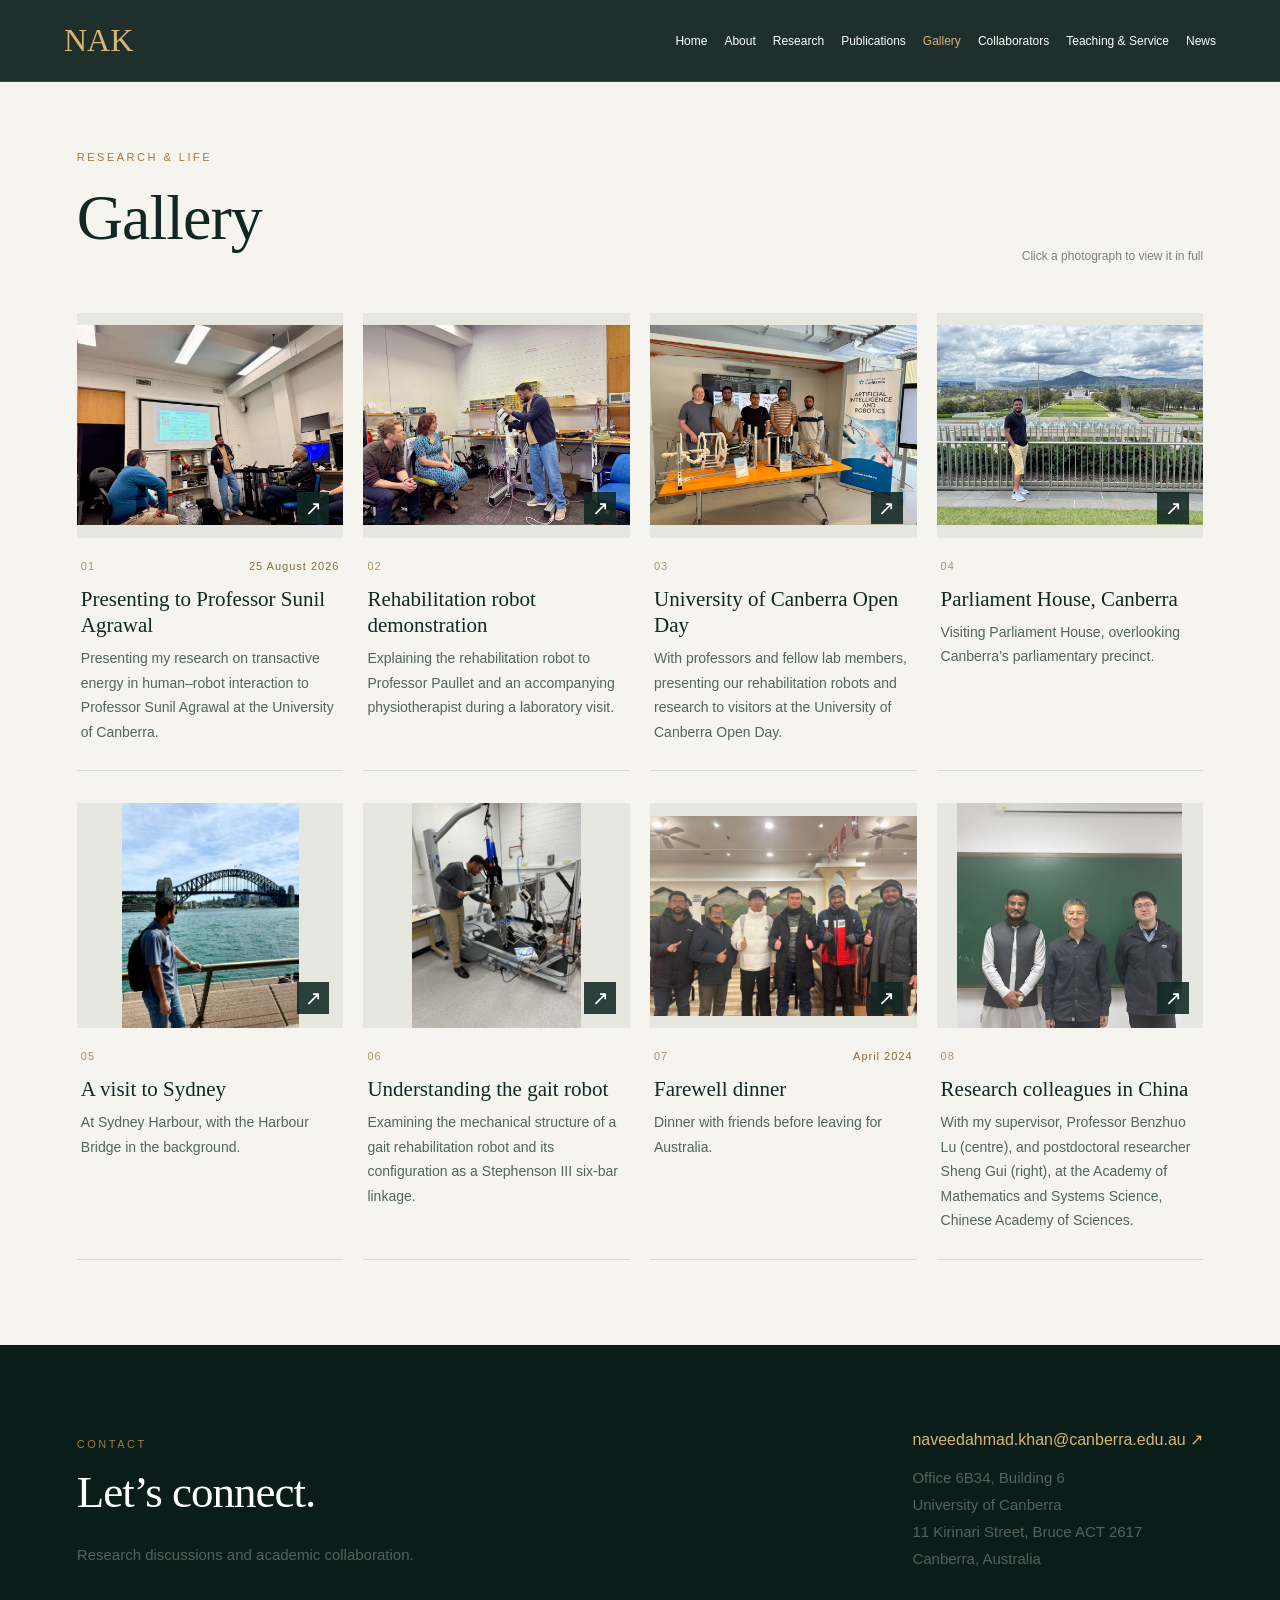
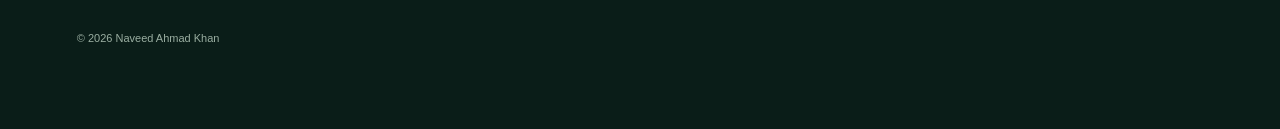
<file: gallery.html>
<!DOCTYPE html>
<html lang="en"><head><meta charset="utf-8"/><meta content="width=device-width,initial-scale=1" name="viewport"/><title>Naveed Ahmad Khan | Gallery</title><style>
:root{--gold:#d8b576;--ink:#102724;--paper:#f6f4ef}*{box-sizing:border-box}html{scroll-behavior:smooth;scroll-padding-top:85px}body{margin:0;background:var(--paper);color:var(--ink);font-family:Arial,sans-serif;min-width:1050px}a{color:inherit;text-decoration:none}button,a{touch-action:manipulation}a:focus-visible,button:focus-visible{outline:3px solid #c4913b;outline-offset:5px}header{height:82px;background:#0e211eee;color:#fff;display:flex;align-items:center;justify-content:space-between;padding:0 5%;position:sticky;top:0;z-index:20;border-bottom:1px solid #ffffff20}.logo{font:32px Georgia;color:var(--gold)}nav{display:flex;gap:17px;font-size:12px}nav a:hover{color:var(--gold)}.hero{height:calc(100vh - 82px);min-height:660px;max-height:980px;position:relative;background:#12221e;overflow:hidden}.slide{position:absolute;width:100%;height:100%;object-fit:contain;opacity:0;transition:opacity 1s}.slide.active{opacity:1}.shade{position:absolute;inset:0;background:linear-gradient(90deg,rgba(5,21,18,.94),rgba(5,21,18,.65) 34%,rgba(5,21,18,.06) 70%),linear-gradient(0deg,rgba(5,21,18,.6),transparent 30%)}.hero-copy{position:absolute;left:6%;top:25%;width:47%;color:#fff}.kicker{font-size:11px;letter-spacing:2.5px;text-transform:uppercase;color:#a17c3c}.hero .kicker{color:var(--gold)}h1{font:clamp(62px,6.3vw,100px)/1.02 Georgia;margin:26px 0 20px;font-weight:normal;letter-spacing:-2px}.role{font-size:14px;color:#e0ddd4}.hero-copy p{max-width:510px;font-size:17px;line-height:1.8;color:#e0e4df}.buttons{display:flex;gap:12px;margin-top:29px}.button{display:inline-block;padding:16px 22px;border:1px solid #bdb7a4;font-size:13px}.primary{background:var(--gold);border-color:var(--gold);color:#14251e}.quick{display:flex;gap:17px;font-size:12px;margin-top:25px;color:#ddd9ce}.controls{position:absolute;bottom:30px;left:6%;right:6%;display:flex;align-items:center;gap:11px;color:white}.controls button{border:1px solid #ffffff66;background:#10272388;color:white;padding:10px 15px;cursor:pointer}.count{font-size:12px;letter-spacing:2px;margin-left:8px}.scroll{margin-left:auto;font-size:11px;letter-spacing:2px}.wrap{max-width:1320px;margin:auto;padding:85px 6%}h2{font:44px/1.15 Georgia;font-weight:normal;letter-spacing:-1px;margin:15px 0 22px}h3{font:25px/1.25 Georgia;font-weight:normal;margin:12px 0}p{line-height:1.8;font-size:15px;color:#53635e}.intro-grid{display:grid;grid-template-columns:1fr 1.3fr;gap:80px;border-bottom:1px solid #d8ddd4;padding-bottom:50px}.text-link{font-size:13px;border-bottom:1px solid #b99c66;padding-bottom:5px}.section-head{display:flex;justify-content:space-between;align-items:end;margin-bottom:30px}.section-head h2{margin-bottom:0}.research-grid{display:grid;grid-template-columns:repeat(3,1fr);gap:30px}.research-card{border-top:1px solid #afbaad;padding-top:25px}.num{color:#9f7b3a;font-size:12px;letter-spacing:2px}.tags{font-size:11px;line-height:2;color:#6e7b6f;margin:18px 0}.dark{background:#102722;color:#f6f4ef}.dark p{color:#b9c9c0}.pub{display:grid;grid-template-columns:70px 1fr 120px;gap:24px;padding:27px 0;border-top:1px solid #ffffff27}.pub h3{font-size:23px;margin:0 0 9px}.pub small{color:#b2c3b7}.year{font:24px Georgia;color:var(--gold)}.pub a:last-child{font-size:12px;color:var(--gold);align-self:center}.news-grid{display:grid;grid-template-columns:repeat(3,1fr);gap:35px}.news-item{border-top:2px solid #c6ac7b;padding-top:20px}.news-item time{font-size:11px;color:#8c6a36;letter-spacing:2px}.news-item h3{font-size:23px}.gallery{display:grid;grid-template-columns:repeat(3,1fr);gap:16px}.gallery button{padding:0;border:0;cursor:pointer;background:#102722}.gallery img{display:block;width:100%;aspect-ratio:16/9;object-fit:contain}.muted{background:#eaece4}.two-col{display:grid;grid-template-columns:1fr 1fr;gap:70px}ul{padding-left:20px;color:#53635e;line-height:2;font-size:14px}footer{background:#0a1d18;color:#fff}.footer-row{display:flex;justify-content:space-between;align-items:center}.footer-row h2{font-size:45px}.footer-row a{color:var(--gold)}.fine{font-size:11px;color:#9aaea1;margin-top:45px}dialog{padding:12px;background:#102722;border:1px solid #d8b576;max-width:90vw;color:white}dialog::backdrop{background:#000c}dialog img{max-width:85vw;max-height:80vh;display:block}dialog button{float:right;padding:10px;margin-bottom:8px;cursor:pointer}@media(prefers-reduced-motion:reduce){html{scroll-behavior:auto}.slide{transition:none}}
.news-list article{display:grid;grid-template-columns:190px 1fr;gap:30px;align-items:baseline;padding:22px 0;border-top:1px solid #d7dbd1}.news-list time{font-size:13px;color:#8a6b39}.news-list p{margin:0;color:#253e35;font-size:16px}.quick{flex-wrap:wrap;max-width:560px;row-gap:14px}.hero-copy h1{margin-top:0}.pub h3{font-size:22px}.gallery-page{padding-top:65px;padding-bottom:85px}.gallery-heading{display:flex;justify-content:space-between;align-items:end;margin-bottom:42px}.gallery-heading h2{font-size:64px;margin:16px 0}.gallery-heading p{margin:0}.gallery-hint{font-size:12px;color:#798278;padding-bottom:8px}.photo-grid{display:grid;grid-template-columns:repeat(4,minmax(0,1fr));gap:32px 20px}.gallery-card{margin:0;border-bottom:1px solid #d7dbd1}.photo{display:block;position:relative;width:100%;border:0;padding:0;background:#e6e8e0;cursor:zoom-in}.photo img{width:100%;height:225px;object-fit:contain;display:block}.zoom-icon{position:absolute;right:14px;bottom:14px;width:32px;height:32px;background:#102724df;color:#fff;display:grid;place-items:center;font-size:20px}.gallery-card figcaption{padding:21px 4px 26px}.caption-top{display:flex;justify-content:space-between;align-items:center;font-size:11px;color:#8a6b39;letter-spacing:1px;min-height:14px}.photo-number{opacity:.7}.gallery-card h3{font-size:21px;margin:13px 0 8px}.gallery-card p{font-size:14px;line-height:1.75;margin:0;max-width:510px}#lightbox{width:1100px;max-width:94vw;padding:20px;border:1px solid #80988a;background:#102724}#lightbox .lightbox-bar{display:flex;align-items:center;justify-content:space-between;margin-bottom:15px}#lightbox button{float:none;margin:0;border:1px solid #798c81;background:transparent;color:#fff;padding:9px 15px}#large{width:100%;max-width:100%;height:65vh;object-fit:contain;max-height:none}#lightbox h3{font-size:24px;margin:18px 0 8px}#lightbox p{color:#c4d1c7;margin:0;line-height:1.6;font-size:14px}#photo-position{font-size:12px;color:#d8b576}#lightbox time{display:block;color:#d8b576;margin-top:10px;font-size:12px}</style><link href="mobile.css" rel="stylesheet"/><script defer="True" src="mobile.js"></script></head><body><header><a aria-label="Home" class="logo" href="index.html">NAK</a><nav><a href="index.html">Home</a><a href="about.html">About</a><a href="research.html">Research</a><a href="publications.html">Publications</a><a aria-current="page" href="gallery.html" style="color:#d8b576">Gallery</a><a href="collaborators.html">Collaborators</a><a href="teaching.html">Teaching &amp; Service</a><a href="news.html">News</a></nav></header><main><section class="wrap gallery-page"><div class="gallery-heading"><div><span class="kicker">Research &amp; life</span><h2>Gallery</h2></div><span class="gallery-hint">Click a photograph to view it in full</span></div><div class="photo-grid"><figure class="gallery-card"><button aria-label="Enlarge: Presenting to Professor Sunil Agrawal" class="photo" data-caption="Presenting my research on transactive energy in human–robot interaction to Professor Sunil Agrawal at the University of Canberra." data-date="25 August 2026" data-title="Presenting to Professor Sunil Agrawal"><img alt="Presenting my research on transactive energy in human–robot interaction to Professor Sunil Agrawal at the University of Canberra." loading="eager" src="assets/sunil-agrawal.jpg"/><span aria-hidden="true" class="zoom-icon">↗</span></button><figcaption><div class="caption-top"><span class="photo-number">01</span><time>25 August 2026</time></div><h3>Presenting to Professor Sunil Agrawal</h3><p>Presenting my research on transactive energy in human–robot interaction to Professor Sunil Agrawal at the University of Canberra.</p></figcaption></figure><figure class="gallery-card"><button aria-label="Enlarge: Rehabilitation robot demonstration" class="photo" data-caption="Explaining the rehabilitation robot to Professor Paullet and an accompanying physiotherapist during a laboratory visit." data-date="" data-title="Rehabilitation robot demonstration"><img alt="Explaining the rehabilitation robot to Professor Paullet and an accompanying physiotherapist during a laboratory visit." loading="eager" src="assets/robot-demonstration.jpg"/><span aria-hidden="true" class="zoom-icon">↗</span></button><figcaption><div class="caption-top"><span class="photo-number">02</span></div><h3>Rehabilitation robot demonstration</h3><p>Explaining the rehabilitation robot to Professor Paullet and an accompanying physiotherapist during a laboratory visit.</p></figcaption></figure><figure class="gallery-card"><button aria-label="Enlarge: University of Canberra Open Day" class="photo" data-caption="With professors and fellow lab members, presenting our rehabilitation robots and research to visitors at the University of Canberra Open Day." data-date="" data-title="University of Canberra Open Day"><img alt="With professors and fellow lab members, presenting our rehabilitation robots and research to visitors at the University of Canberra Open Day." loading="lazy" src="assets/uc-open-day.jpg"/><span aria-hidden="true" class="zoom-icon">↗</span></button><figcaption><div class="caption-top"><span class="photo-number">03</span></div><h3>University of Canberra Open Day</h3><p>With professors and fellow lab members, presenting our rehabilitation robots and research to visitors at the University of Canberra Open Day.</p></figcaption></figure><figure class="gallery-card"><button aria-label="Enlarge: Parliament House, Canberra" class="photo" data-caption="Visiting Parliament House, overlooking Canberra’s parliamentary precinct." data-date="" data-title="Parliament House, Canberra"><img alt="Visiting Parliament House, overlooking Canberra’s parliamentary precinct." loading="lazy" src="assets/parliament-house.jpg"/><span aria-hidden="true" class="zoom-icon">↗</span></button><figcaption><div class="caption-top"><span class="photo-number">04</span></div><h3>Parliament House, Canberra</h3><p>Visiting Parliament House, overlooking Canberra’s parliamentary precinct.</p></figcaption></figure><figure class="gallery-card"><button aria-label="Enlarge: A visit to Sydney" class="photo" data-caption="At Sydney Harbour, with the Harbour Bridge in the background." data-date="" data-title="A visit to Sydney"><img alt="At Sydney Harbour, with the Harbour Bridge in the background." loading="lazy" src="assets/sydney-harbour.jpg"/><span aria-hidden="true" class="zoom-icon">↗</span></button><figcaption><div class="caption-top"><span class="photo-number">05</span></div><h3>A visit to Sydney</h3><p>At Sydney Harbour, with the Harbour Bridge in the background.</p></figcaption></figure><figure class="gallery-card"><button aria-label="Enlarge: Understanding the gait robot" class="photo" data-caption="Examining the mechanical structure of a gait rehabilitation robot and its configuration as a Stephenson III six-bar linkage." data-date="" data-title="Understanding the gait robot"><img alt="Examining the mechanical structure of a gait rehabilitation robot and its configuration as a Stephenson III six-bar linkage." loading="lazy" src="assets/gait-robot.jpg"/><span aria-hidden="true" class="zoom-icon">↗</span></button><figcaption><div class="caption-top"><span class="photo-number">06</span></div><h3>Understanding the gait robot</h3><p>Examining the mechanical structure of a gait rehabilitation robot and its configuration as a Stephenson III six-bar linkage.</p></figcaption></figure><figure class="gallery-card"><button aria-label="Enlarge: Farewell dinner" class="photo" data-caption="Dinner with friends before leaving for Australia." data-date="April 2024" data-title="Farewell dinner"><img alt="Dinner with friends before leaving for Australia." loading="lazy" src="assets/farewell-dinner.jpg"/><span aria-hidden="true" class="zoom-icon">↗</span></button><figcaption><div class="caption-top"><span class="photo-number">07</span><time>April 2024</time></div><h3>Farewell dinner</h3><p>Dinner with friends before leaving for Australia.</p></figcaption></figure><figure class="gallery-card"><button aria-label="Enlarge: Research colleagues in China" class="photo" data-caption="With my supervisor, Professor Benzhuo Lu (centre), and postdoctoral researcher Sheng Gui (right), at the Academy of Mathematics and Systems Science, Chinese Academy of Sciences." data-date="" data-title="Research colleagues in China"><img alt="With my supervisor, Professor Benzhuo Lu (centre), and postdoctoral researcher Sheng Gui (right), at the Academy of Mathematics and Systems Science, Chinese Academy of Sciences." loading="lazy" src="assets/china-colleagues.jpg"/><span aria-hidden="true" class="zoom-icon">↗</span></button><figcaption><div class="caption-top"><span class="photo-number">08</span></div><h3>Research colleagues in China</h3><p>With my supervisor, Professor Benzhuo Lu (centre), and postdoctoral researcher Sheng Gui (right), at the Academy of Mathematics and Systems Science, Chinese Academy of Sciences.</p></figcaption></figure></div></section></main><footer id="contact"><div class="wrap"><div class="footer-row"><div><span class="kicker">Contact</span><h2>Let’s connect.</h2><p>Research discussions and academic collaboration.</p></div><div><a href="mailto:naveedahmad.khan@canberra.edu.au">naveedahmad.khan@canberra.edu.au ↗</a><p>Office 6B34, Building 6<br/>University of Canberra<br/>11 Kirinari Street, Bruce ACT 2617<br/>Canberra, Australia</p></div></div><div class="fine">© 2026 Naveed Ahmad Khan</div></div></footer><dialog aria-labelledby="lightbox-title" id="lightbox"><div class="lightbox-bar"><span id="photo-position"></span><div><button aria-label="Previous photograph" id="previous-photo">←</button> <button aria-label="Next photograph" id="next-photo">→</button> <button id="close">Close ×</button></div></div><img alt="" id="large"/><h3 id="lightbox-title"></h3><p id="lightbox-caption"></p><time id="lightbox-date"></time></dialog><script>const photos=[...document.querySelectorAll('.photo')],box=document.querySelector('#lightbox');let current=0;function showPhoto(i){current=(i+photos.length)%photos.length;const p=photos[current];document.querySelector('#large').src=p.querySelector('img').src;document.querySelector('#large').alt=p.querySelector('img').alt;document.querySelector('#lightbox-title').textContent=p.dataset.title;document.querySelector('#lightbox-caption').textContent=p.dataset.caption;document.querySelector('#lightbox-date').textContent=p.dataset.date;document.querySelector('#photo-position').textContent=(current+1)+' / '+photos.length;}photos.forEach((p,i)=>p.addEventListener('click',()=>{showPhoto(i);box.showModal()}));document.querySelector('#close').onclick=()=>box.close();document.querySelector('#previous-photo').onclick=()=>showPhoto(current-1);document.querySelector('#next-photo').onclick=()=>showPhoto(current+1);box.addEventListener('keydown',e=>{if(e.key==='ArrowLeft'){e.preventDefault();showPhoto(current-1)}if(e.key==='ArrowRight'){e.preventDefault();showPhoto(current+1)}});box.addEventListener('click',e=>{if(e.target===box){const r=box.getBoundingClientRect();if(e.clientX<r.left||e.clientX>r.right||e.clientY<r.top||e.clientY>r.bottom)box.close()}});</script></body></html>
</file>
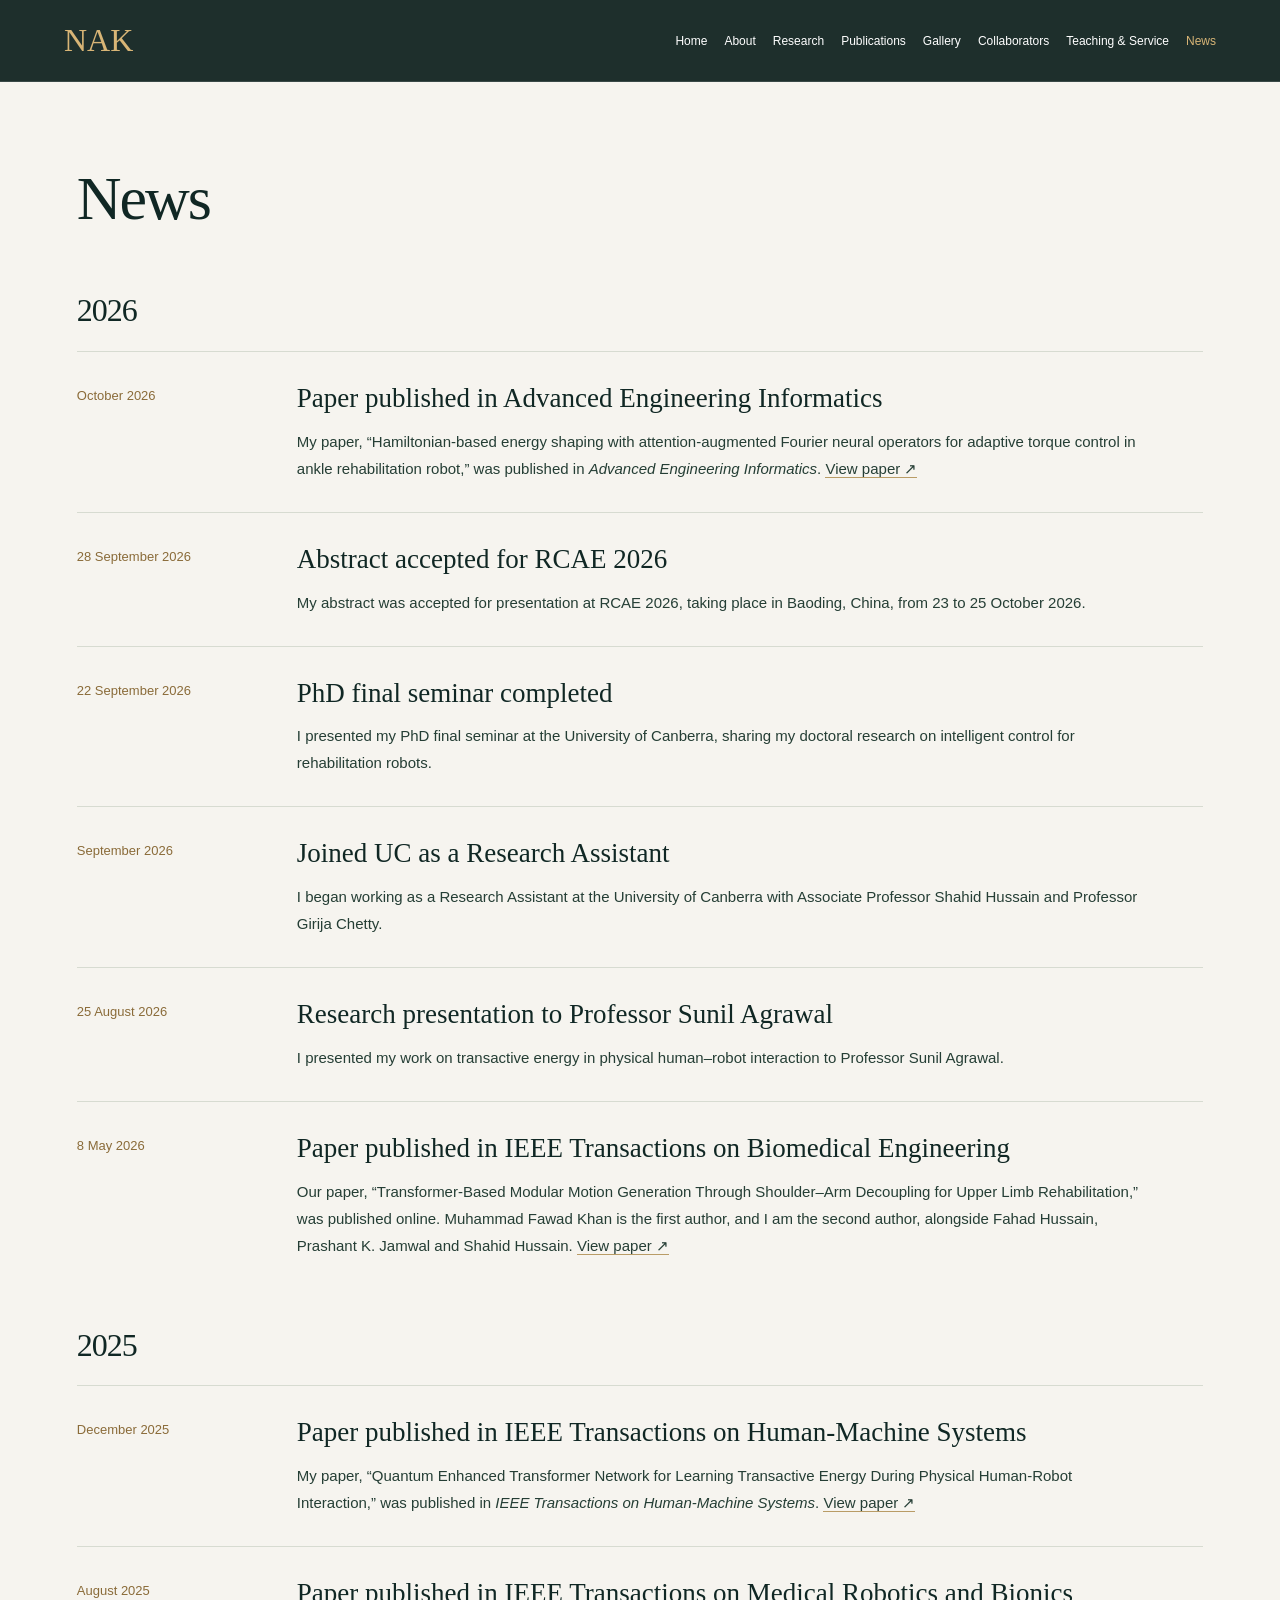
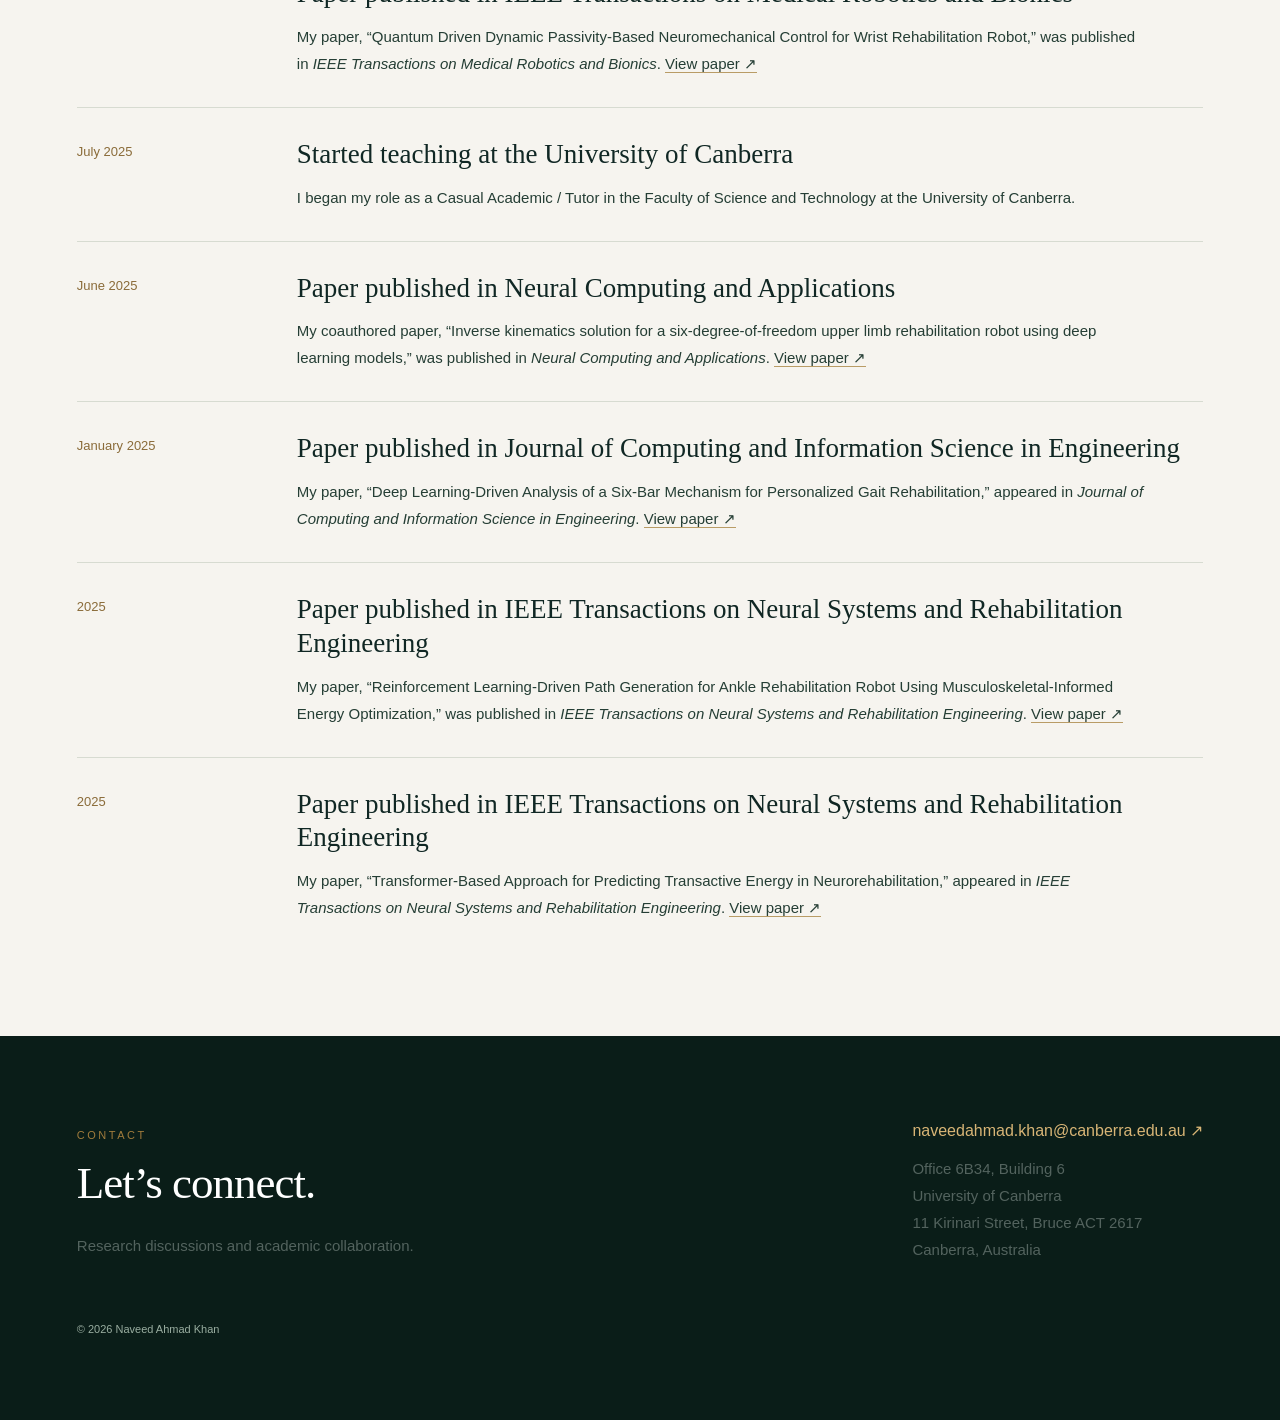
<file: news.html>
<!DOCTYPE html>
<html lang="en"><head><meta charset="utf-8"/><meta content="width=device-width,initial-scale=1" name="viewport"/><title>Naveed Ahmad Khan | News</title><style>
:root{--gold:#d8b576;--ink:#102724;--paper:#f6f4ef}*{box-sizing:border-box}html{scroll-behavior:smooth;scroll-padding-top:85px}body{margin:0;background:var(--paper);color:var(--ink);font-family:Arial,sans-serif;min-width:1050px}a{color:inherit;text-decoration:none}button,a{touch-action:manipulation}a:focus-visible,button:focus-visible{outline:3px solid #c4913b;outline-offset:5px}header{height:82px;background:#0e211eee;color:#fff;display:flex;align-items:center;justify-content:space-between;padding:0 5%;position:sticky;top:0;z-index:20;border-bottom:1px solid #ffffff20}.logo{font:32px Georgia;color:var(--gold)}nav{display:flex;gap:17px;font-size:12px}nav a:hover{color:var(--gold)}.hero{height:calc(100vh - 82px);min-height:660px;max-height:980px;position:relative;background:#12221e;overflow:hidden}.slide{position:absolute;width:100%;height:100%;object-fit:contain;opacity:0;transition:opacity 1s}.slide.active{opacity:1}.shade{position:absolute;inset:0;background:linear-gradient(90deg,rgba(5,21,18,.94),rgba(5,21,18,.65) 34%,rgba(5,21,18,.06) 70%),linear-gradient(0deg,rgba(5,21,18,.6),transparent 30%)}.hero-copy{position:absolute;left:6%;top:25%;width:47%;color:#fff}.kicker{font-size:11px;letter-spacing:2.5px;text-transform:uppercase;color:#a17c3c}.hero .kicker{color:var(--gold)}h1{font:clamp(62px,6.3vw,100px)/1.02 Georgia;margin:26px 0 20px;font-weight:normal;letter-spacing:-2px}.role{font-size:14px;color:#e0ddd4}.hero-copy p{max-width:510px;font-size:17px;line-height:1.8;color:#e0e4df}.buttons{display:flex;gap:12px;margin-top:29px}.button{display:inline-block;padding:16px 22px;border:1px solid #bdb7a4;font-size:13px}.primary{background:var(--gold);border-color:var(--gold);color:#14251e}.quick{display:flex;gap:17px;font-size:12px;margin-top:25px;color:#ddd9ce}.controls{position:absolute;bottom:30px;left:6%;right:6%;display:flex;align-items:center;gap:11px;color:white}.controls button{border:1px solid #ffffff66;background:#10272388;color:white;padding:10px 15px;cursor:pointer}.count{font-size:12px;letter-spacing:2px;margin-left:8px}.scroll{margin-left:auto;font-size:11px;letter-spacing:2px}.wrap{max-width:1320px;margin:auto;padding:85px 6%}h2{font:44px/1.15 Georgia;font-weight:normal;letter-spacing:-1px;margin:15px 0 22px}h3{font:25px/1.25 Georgia;font-weight:normal;margin:12px 0}p{line-height:1.8;font-size:15px;color:#53635e}.intro-grid{display:grid;grid-template-columns:1fr 1.3fr;gap:80px;border-bottom:1px solid #d8ddd4;padding-bottom:50px}.text-link{font-size:13px;border-bottom:1px solid #b99c66;padding-bottom:5px}.section-head{display:flex;justify-content:space-between;align-items:end;margin-bottom:30px}.section-head h2{margin-bottom:0}.research-grid{display:grid;grid-template-columns:repeat(3,1fr);gap:30px}.research-card{border-top:1px solid #afbaad;padding-top:25px}.num{color:#9f7b3a;font-size:12px;letter-spacing:2px}.tags{font-size:11px;line-height:2;color:#6e7b6f;margin:18px 0}.dark{background:#102722;color:#f6f4ef}.dark p{color:#b9c9c0}.pub{display:grid;grid-template-columns:70px 1fr 120px;gap:24px;padding:27px 0;border-top:1px solid #ffffff27}.pub h3{font-size:23px;margin:0 0 9px}.pub small{color:#b2c3b7}.year{font:24px Georgia;color:var(--gold)}.pub a:last-child{font-size:12px;color:var(--gold);align-self:center}.news-grid{display:grid;grid-template-columns:repeat(3,1fr);gap:35px}.news-item{border-top:2px solid #c6ac7b;padding-top:20px}.news-item time{font-size:11px;color:#8c6a36;letter-spacing:2px}.news-item h3{font-size:23px}.gallery{display:grid;grid-template-columns:repeat(3,1fr);gap:16px}.gallery button{padding:0;border:0;cursor:pointer;background:#102722}.gallery img{display:block;width:100%;aspect-ratio:16/9;object-fit:contain}.muted{background:#eaece4}.two-col{display:grid;grid-template-columns:1fr 1fr;gap:70px}ul{padding-left:20px;color:#53635e;line-height:2;font-size:14px}footer{background:#0a1d18;color:#fff}.footer-row{display:flex;justify-content:space-between;align-items:center}.footer-row h2{font-size:45px}.footer-row a{color:var(--gold)}.fine{font-size:11px;color:#9aaea1;margin-top:45px}dialog{padding:12px;background:#102722;border:1px solid #d8b576;max-width:90vw;color:white}dialog::backdrop{background:#000c}dialog img{max-width:85vw;max-height:80vh;display:block}dialog button{float:right;padding:10px;margin-bottom:8px;cursor:pointer}@media(prefers-reduced-motion:reduce){html{scroll-behavior:auto}.slide{transition:none}}
.news-list article{display:grid;grid-template-columns:190px 1fr;gap:30px;align-items:baseline;padding:22px 0;border-top:1px solid #d7dbd1}.news-list time{font-size:13px;color:#8a6b39}.news-list p{margin:0;color:#253e35;font-size:16px}.quick{flex-wrap:wrap;max-width:560px;row-gap:14px}.hero-copy h1{margin-top:0}.pub h3{font-size:22px}.news-list article{padding:30px 0;align-items:start}.news-list h3{margin:0 0 12px;font-size:27px}.news-list p{font-size:15px;line-height:1.8;max-width:850px}.news-list time{padding-top:6px}.news-list p a{border-bottom:1px solid #b99c66;white-space:nowrap}</style><link href="mobile.css" rel="stylesheet"/><script defer="True" src="mobile.js"></script></head><body><header><a aria-label="Home" class="logo" href="index.html">NAK</a><nav><a href="index.html">Home</a><a href="about.html">About</a><a href="research.html">Research</a><a href="publications.html">Publications</a><a href="gallery.html">Gallery</a><a href="collaborators.html">Collaborators</a><a href="teaching.html">Teaching &amp; Service</a><a aria-current="page" href="news.html" style="color:#d8b576">News</a></nav></header><main><section class="wrap" id="news"><div class="section-head"><div><h1 style="font-size:62px;margin:0 0 24px">News</h1></div></div><div class="news-list"><h2 style="font-size:32px;margin:38px 0 22px">2026</h2><article><time datetime="2026-10">October 2026</time><div><h3>Paper published in Advanced Engineering Informatics</h3><p>My paper, “Hamiltonian-based energy shaping with attention-augmented Fourier neural operators for adaptive torque control in ankle rehabilitation robot,” was published in <em>Advanced Engineering Informatics</em>. <a href="https://doi.org/10.1016/j.aei.2026.104857" rel="noopener noreferrer" target="_blank">View paper ↗</a></p></div></article><article><time datetime="2026-09-28">28 September 2026</time><div><h3>Abstract accepted for RCAE 2026</h3><p>My abstract was accepted for presentation at RCAE 2026, taking place in Baoding, China, from 23 to 25 October 2026.</p></div></article><article><time datetime="2026-09-22">22 September 2026</time><div><h3>PhD final seminar completed</h3><p>I presented my PhD final seminar at the University of Canberra, sharing my doctoral research on intelligent control for rehabilitation robots.</p></div></article><article><time datetime="2026-09">September 2026</time><div><h3>Joined UC as a Research Assistant</h3><p>I began working as a Research Assistant at the University of Canberra with Associate Professor Shahid Hussain and Professor Girija Chetty.</p></div></article><article><time datetime="2026-08-25">25 August 2026</time><div><h3>Research presentation to Professor Sunil Agrawal</h3><p>I presented my work on transactive energy in physical human–robot interaction to Professor Sunil Agrawal.</p></div></article><article><time datetime="2026-05-08">8 May 2026</time><div><h3>Paper published in IEEE Transactions on Biomedical Engineering</h3><p>Our paper, “Transformer-Based Modular Motion Generation Through Shoulder–Arm Decoupling for Upper Limb Rehabilitation,” was published online. Muhammad Fawad Khan is the first author, and I am the second author, alongside Fahad Hussain, Prashant K. Jamwal and Shahid Hussain. <a href="https://doi.org/10.1109/TBME.2026.3691335" rel="noopener noreferrer" target="_blank">View paper ↗</a></p></div></article><h2 style="font-size:32px;margin:38px 0 22px">2025</h2><article><time datetime="2025-12">December 2025</time><div><h3>Paper published in IEEE Transactions on Human-Machine Systems</h3><p>My paper, “Quantum Enhanced Transformer Network for Learning Transactive Energy During Physical Human-Robot Interaction,” was published in <em>IEEE Transactions on Human-Machine Systems</em>. <a href="https://doi.org/10.1109/THMS.2025.3621275" rel="noopener noreferrer" target="_blank">View paper ↗</a></p></div></article><article><time datetime="2025-08">August 2025</time><div><h3>Paper published in IEEE Transactions on Medical Robotics and Bionics</h3><p>My paper, “Quantum Driven Dynamic Passivity-Based Neuromechanical Control for Wrist Rehabilitation Robot,” was published in <em>IEEE Transactions on Medical Robotics and Bionics</em>. <a href="https://doi.org/10.1109/TMRB.2025.3562266" rel="noopener noreferrer" target="_blank">View paper ↗</a></p></div></article><article><time datetime="2025-07">July 2025</time><div><h3>Started teaching at the University of Canberra</h3><p>I began my role as a Casual Academic / Tutor in the Faculty of Science and Technology at the University of Canberra.</p></div></article><article><time datetime="2025-06">June 2025</time><div><h3>Paper published in Neural Computing and Applications</h3><p>My coauthored paper, “Inverse kinematics solution for a six-degree-of-freedom upper limb rehabilitation robot using deep learning models,” was published in <em>Neural Computing and Applications</em>. <a href="https://doi.org/10.1007/s00521-025-11222-5" rel="noopener noreferrer" target="_blank">View paper ↗</a></p></div></article><article><time datetime="2025-01">January 2025</time><div><h3>Paper published in Journal of Computing and Information Science in Engineering</h3><p>My paper, “Deep Learning-Driven Analysis of a Six-Bar Mechanism for Personalized Gait Rehabilitation,” appeared in <em>Journal of Computing and Information Science in Engineering</em>. <a href="https://doi.org/10.1115/1.4066859" rel="noopener noreferrer" target="_blank">View paper ↗</a></p></div></article><article><time datetime="2025">2025</time><div><h3>Paper published in IEEE Transactions on Neural Systems and Rehabilitation Engineering</h3><p>My paper, “Reinforcement Learning-Driven Path Generation for Ankle Rehabilitation Robot Using Musculoskeletal-Informed Energy Optimization,” was published in <em>IEEE Transactions on Neural Systems and Rehabilitation Engineering</em>. <a href="https://doi.org/10.1109/TNSRE.2025.3566418" rel="noopener noreferrer" target="_blank">View paper ↗</a></p></div></article><article><time datetime="2025">2025</time><div><h3>Paper published in IEEE Transactions on Neural Systems and Rehabilitation Engineering</h3><p>My paper, “Transformer-Based Approach for Predicting Transactive Energy in Neurorehabilitation,” appeared in <em>IEEE Transactions on Neural Systems and Rehabilitation Engineering</em>. <a href="https://doi.org/10.1109/TNSRE.2024.3515175" rel="noopener noreferrer" target="_blank">View paper ↗</a></p></div></article></div></section></main><footer id="contact"><div class="wrap"><div class="footer-row"><div><span class="kicker">Contact</span><h2>Let’s connect.</h2><p>Research discussions and academic collaboration.</p></div><div><a href="mailto:naveedahmad.khan@canberra.edu.au">naveedahmad.khan@canberra.edu.au ↗</a><p>Office 6B34, Building 6<br/>University of Canberra<br/>11 Kirinari Street, Bruce ACT 2617<br/>Canberra, Australia</p></div></div><div class="fine">© 2026 Naveed Ahmad Khan</div></div></footer><dialog id="lightbox"><button id="close">Close ×</button><img alt="Enlarged research photograph" id="large"/></dialog><script>
const slides=[...document.querySelectorAll('.slide')];if(slides.length){let current=0;let stopped=matchMedia('(prefers-reduced-motion: reduce)').matches;const pause=document.querySelector('#pause');pause.textContent=stopped?'Play':'Pause';function show(n){slides[current].classList.remove('active');current=(n+slides.length)%slides.length;slides[current].classList.add('active');document.querySelector('#count').textContent=String(current+1).padStart(2,'0')+' / 06'}let timer;function reset(){clearInterval(timer);timer=setInterval(()=>{if(!stopped&&!document.hidden)show(current+1)},6000)}reset();pause.onclick=()=>{stopped=!stopped;pause.textContent=stopped?'Play':'Pause';reset()};document.querySelector('#next').onclick=()=>{show(current+1);reset()};document.querySelector('#prev').onclick=()=>{show(current-1);reset()};}const box=document.querySelector('#lightbox');document.querySelectorAll('.photo').forEach(b=>b.onclick=()=>{document.querySelector('#large').src=b.querySelector('img').src;box.showModal()});document.querySelector('#close').onclick=()=>box.close();box.onclick=e=>{if(e.target===box)box.close()};
</script></body></html>
</file>
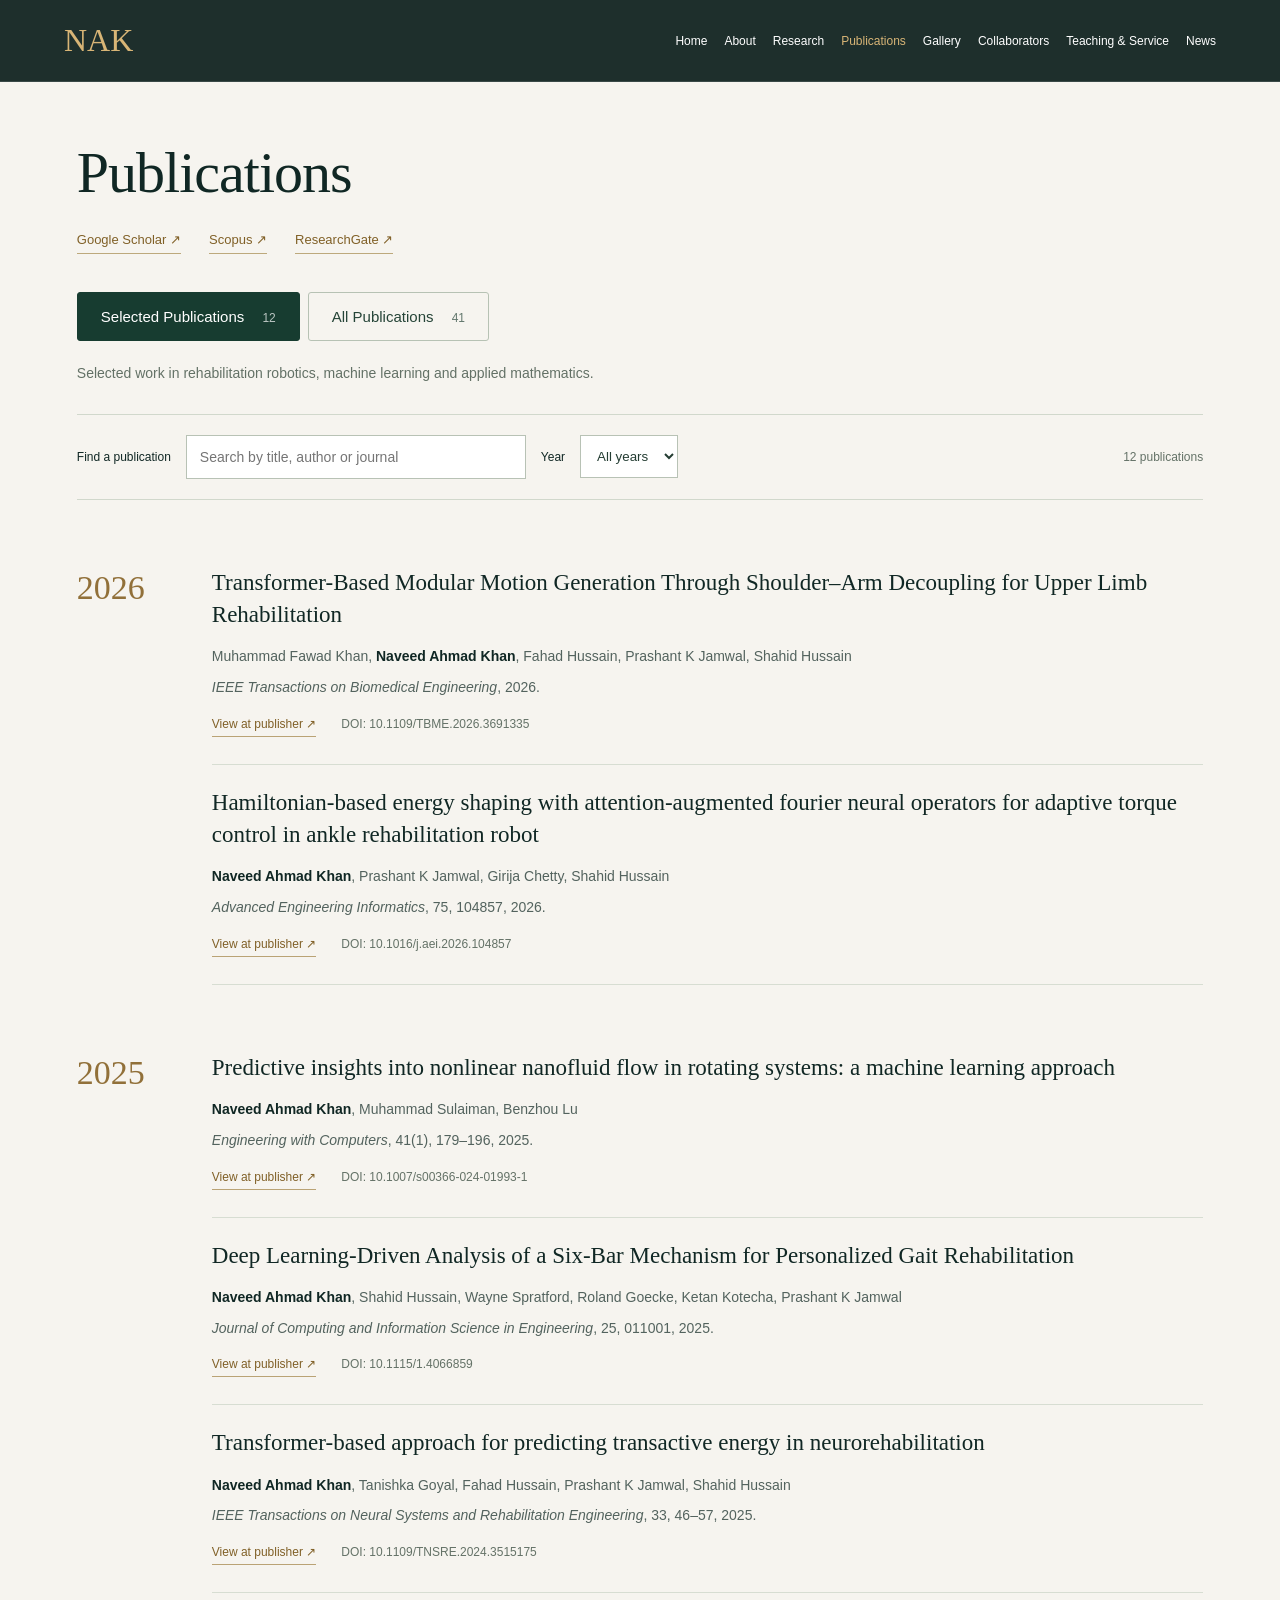
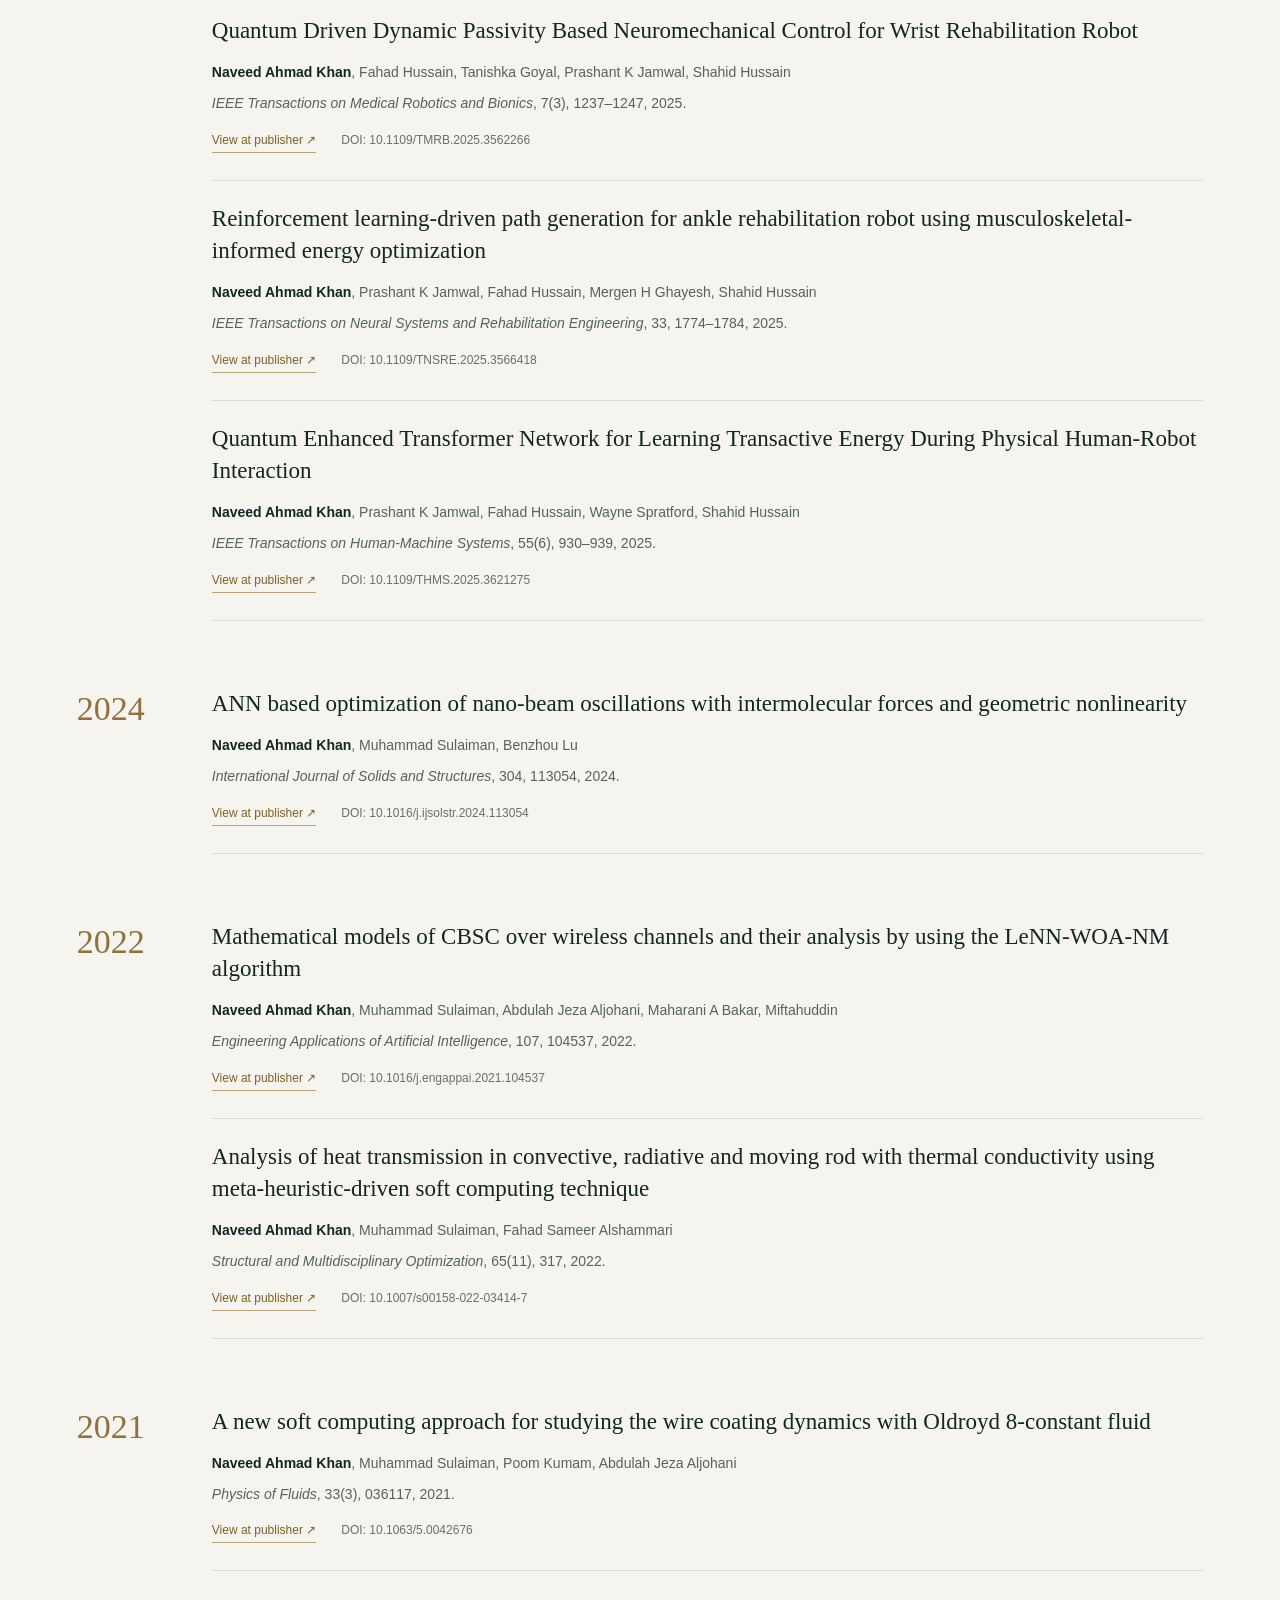
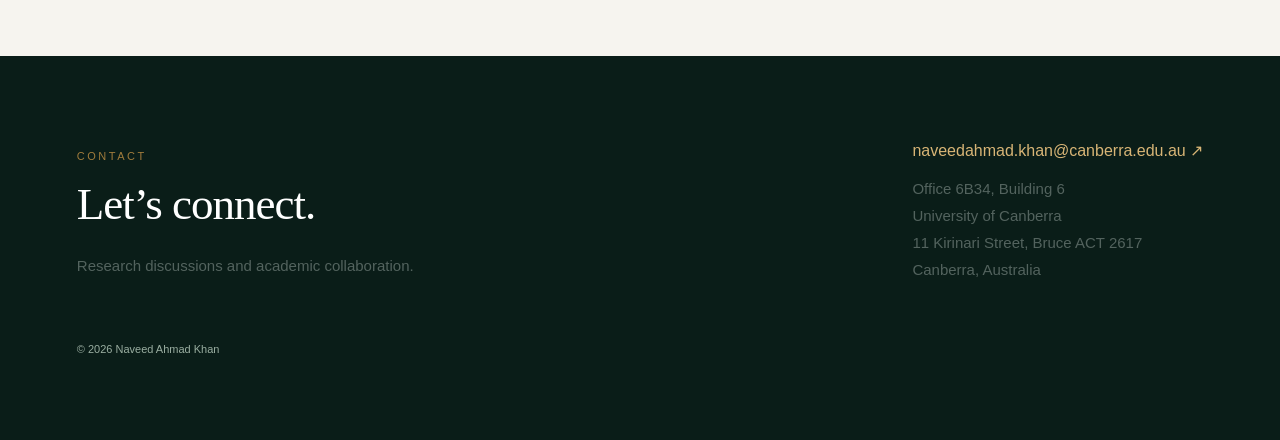
<file: publications.html>
<!DOCTYPE html>
<html lang="en"><head><meta charset="utf-8"/><meta content="width=device-width,initial-scale=1" name="viewport"/><title>Naveed Ahmad Khan | Research</title><style>
:root{--gold:#d8b576;--ink:#102724;--paper:#f6f4ef}*{box-sizing:border-box}html{scroll-behavior:smooth;scroll-padding-top:85px}body{margin:0;background:var(--paper);color:var(--ink);font-family:Arial,sans-serif;min-width:1050px}a{color:inherit;text-decoration:none}button,a{touch-action:manipulation}a:focus-visible,button:focus-visible{outline:3px solid #c4913b;outline-offset:5px}header{height:82px;background:#0e211eee;color:#fff;display:flex;align-items:center;justify-content:space-between;padding:0 5%;position:sticky;top:0;z-index:20;border-bottom:1px solid #ffffff20}.logo{font:32px Georgia;color:var(--gold)}nav{display:flex;gap:17px;font-size:12px}nav a:hover{color:var(--gold)}.hero{height:calc(100vh - 82px);min-height:660px;max-height:980px;position:relative;background:#12221e;overflow:hidden}.slide{position:absolute;width:100%;height:100%;object-fit:contain;opacity:0;transition:opacity 1s}.slide.active{opacity:1}.shade{position:absolute;inset:0;background:linear-gradient(90deg,rgba(5,21,18,.94),rgba(5,21,18,.65) 34%,rgba(5,21,18,.06) 70%),linear-gradient(0deg,rgba(5,21,18,.6),transparent 30%)}.hero-copy{position:absolute;left:6%;top:25%;width:47%;color:#fff}.kicker{font-size:11px;letter-spacing:2.5px;text-transform:uppercase;color:#a17c3c}.hero .kicker{color:var(--gold)}h1{font:clamp(62px,6.3vw,100px)/1.02 Georgia;margin:26px 0 20px;font-weight:normal;letter-spacing:-2px}.role{font-size:14px;color:#e0ddd4}.hero-copy p{max-width:510px;font-size:17px;line-height:1.8;color:#e0e4df}.buttons{display:flex;gap:12px;margin-top:29px}.button{display:inline-block;padding:16px 22px;border:1px solid #bdb7a4;font-size:13px}.primary{background:var(--gold);border-color:var(--gold);color:#14251e}.quick{display:flex;gap:17px;font-size:12px;margin-top:25px;color:#ddd9ce}.controls{position:absolute;bottom:30px;left:6%;right:6%;display:flex;align-items:center;gap:11px;color:white}.controls button{border:1px solid #ffffff66;background:#10272388;color:white;padding:10px 15px;cursor:pointer}.count{font-size:12px;letter-spacing:2px;margin-left:8px}.scroll{margin-left:auto;font-size:11px;letter-spacing:2px}.wrap{max-width:1320px;margin:auto;padding:85px 6%}h2{font:44px/1.15 Georgia;font-weight:normal;letter-spacing:-1px;margin:15px 0 22px}h3{font:25px/1.25 Georgia;font-weight:normal;margin:12px 0}p{line-height:1.8;font-size:15px;color:#53635e}.intro-grid{display:grid;grid-template-columns:1fr 1.3fr;gap:80px;border-bottom:1px solid #d8ddd4;padding-bottom:50px}.text-link{font-size:13px;border-bottom:1px solid #b99c66;padding-bottom:5px}.section-head{display:flex;justify-content:space-between;align-items:end;margin-bottom:30px}.section-head h2{margin-bottom:0}.research-grid{display:grid;grid-template-columns:repeat(3,1fr);gap:30px}.research-card{border-top:1px solid #afbaad;padding-top:25px}.num{color:#9f7b3a;font-size:12px;letter-spacing:2px}.tags{font-size:11px;line-height:2;color:#6e7b6f;margin:18px 0}.dark{background:#102722;color:#f6f4ef}.dark p{color:#b9c9c0}.pub{display:grid;grid-template-columns:70px 1fr 120px;gap:24px;padding:27px 0;border-top:1px solid #ffffff27}.pub h3{font-size:23px;margin:0 0 9px}.pub small{color:#b2c3b7}.year{font:24px Georgia;color:var(--gold)}.pub a:last-child{font-size:12px;color:var(--gold);align-self:center}.news-grid{display:grid;grid-template-columns:repeat(3,1fr);gap:35px}.news-item{border-top:2px solid #c6ac7b;padding-top:20px}.news-item time{font-size:11px;color:#8c6a36;letter-spacing:2px}.news-item h3{font-size:23px}.gallery{display:grid;grid-template-columns:repeat(3,1fr);gap:16px}.gallery button{padding:0;border:0;cursor:pointer;background:#102722}.gallery img{display:block;width:100%;aspect-ratio:16/9;object-fit:contain}.muted{background:#eaece4}.two-col{display:grid;grid-template-columns:1fr 1fr;gap:70px}ul{padding-left:20px;color:#53635e;line-height:2;font-size:14px}footer{background:#0a1d18;color:#fff}.footer-row{display:flex;justify-content:space-between;align-items:center}.footer-row h2{font-size:45px}.footer-row a{color:var(--gold)}.fine{font-size:11px;color:#9aaea1;margin-top:45px}dialog{padding:12px;background:#102722;border:1px solid #d8b576;max-width:90vw;color:white}dialog::backdrop{background:#000c}dialog img{max-width:85vw;max-height:80vh;display:block}dialog button{float:right;padding:10px;margin-bottom:8px;cursor:pointer}@media(prefers-reduced-motion:reduce){html{scroll-behavior:auto}.slide{transition:none}}
.news-list article{display:grid;grid-template-columns:190px 1fr;gap:30px;align-items:baseline;padding:22px 0;border-top:1px solid #d7dbd1}.news-list time{font-size:13px;color:#8a6b39}.news-list p{margin:0;color:#253e35;font-size:16px}.quick{flex-wrap:wrap;max-width:560px;row-gap:14px}.hero-copy h1{margin-top:0}.pub h3{font-size:22px}.publication-page{padding-top:58px}.publication-page>h2{font-size:58px;margin-top:0}.profile-links{display:flex;gap:28px;margin:25px 0 38px;font-size:13px;color:#806027}.profile-links a{border-bottom:1px solid #bda97c;padding-bottom:6px}.pub-toolbar{display:flex;align-items:center;gap:15px;padding:20px 0;border-top:1px solid #d1d8cc;border-bottom:1px solid #d1d8cc;font-size:12px}.pub-toolbar input{padding:13px;border:1px solid #b8c2b5;background:#fff;width:340px;font:14px Arial}.pub-toolbar select{padding:12px;background:#fff;border:1px solid #b8c2b5;color:#243d33}#result-count{margin-left:auto;color:#647267}.year-group{display:grid;grid-template-columns:100px 1fr;gap:35px;margin-top:45px}.year-heading{font-size:34px;color:#917039;margin-top:22px}.paper-entry{border-bottom:1px solid #d7ddd2;padding:22px 0 27px}.paper-entry h3{font:23px/1.4 Georgia;margin:0 0 14px}.paper-entry h3 a:hover{color:#916c31}.paper-entry p{font-size:14px;line-height:1.7;margin:7px 0}.authors strong{color:#102724}.publisher-link{display:inline-block;font-size:12px;color:#806027;margin-top:10px;border-bottom:1px solid #baa375;padding-bottom:5px}[hidden]{display:none!important}.publication-views{display:flex;gap:8px;margin-top:34px}.publication-views button{font:15px Arial;padding:15px 23px;border:1px solid #b7c2b4;background:transparent;color:#254437;cursor:pointer;border-radius:3px}.publication-views button[aria-pressed="true"]{background:#173c30;color:#fff;border-color:#173c30}.publication-views span{margin-left:14px;opacity:.7;font-size:12px}.view-description{font-size:14px;color:#637166;margin:20px 0 28px}.publication-views button:focus-visible{outline:3px solid #bc9658;outline-offset:3px}.paper-links{display:flex;align-items:baseline;gap:25px;flex-wrap:wrap}.doi-link{font:12px/1.5 Arial;color:#647267;overflow-wrap:anywhere}.doi-link:hover{color:#806027}.publication-views{display:flex;gap:8px;margin-top:34px}.publication-views button{font:15px Arial;padding:15px 23px;border:1px solid #b7c2b4;background:transparent;color:#254437;cursor:pointer;border-radius:3px}.publication-views button[aria-pressed="true"]{background:#173c30;color:#fff;border-color:#173c30}.publication-views span{margin-left:14px;opacity:.7;font-size:12px}.view-description{font-size:14px;color:#637166;margin:20px 0 28px}.publication-views button:focus-visible{outline:3px solid #bc9658;outline-offset:3px}.citation-panel{border:1px solid #d6ddcf;background:#fcfbf8;padding:26px 30px;margin:0 0 36px}.citation-header{display:flex;align-items:center;justify-content:space-between}.citation-eyebrow{font-size:10px;letter-spacing:2px;color:#94723b}.citation-header h3{font:30px Georgia;margin:9px 0 0}.citation-header a{font-size:12px;color:#806027}.citation-plot{height:220px;margin:24px 0 16px;border-bottom:1px solid #b9c5b7;background:repeating-linear-gradient(to top,transparent 0,transparent 54px,#e7ebe2 54px,#e7ebe2 55px);display:grid;place-items:center}.citation-empty{text-align:center;padding:15px 26px;background:#fcfbf8ed;max-width:430px}.citation-symbol{display:block;color:#728779;font-size:30px;margin-bottom:12px}.citation-empty strong{font-size:15px;font-weight:normal;color:#354e40}.citation-empty p{font-size:12px;margin:8px 0 0}.citation-footer{display:flex;justify-content:space-between;font-size:11px;color:#748171}</style><link href="mobile.css" rel="stylesheet"/><script defer="True" src="mobile.js"></script></head><body><header><a aria-label="Home" class="logo" href="index.html">NAK</a><nav><a href="index.html">Home</a><a href="about.html">About</a><a href="research.html">Research</a><a aria-current="page" href="publications.html" style="color:#d8b576">Publications</a><a href="gallery.html">Gallery</a><a href="collaborators.html">Collaborators</a><a href="teaching.html">Teaching &amp; Service</a><a href="news.html">News</a></nav></header><main><section class="wrap publication-page"><h2>Publications</h2><div class="profile-links"><a href="https://scholar.google.com/citations?user=qHBHF4gAAAAJ&amp;hl=en" rel="noopener" target="_blank">Google Scholar ↗</a><a href="https://www.scopus.com/authid/detail.uri?authorId=57222407848" rel="noopener" target="_blank">Scopus ↗</a><a href="https://www.researchgate.net/profile/Naveed-Khan-39" rel="noopener" target="_blank">ResearchGate ↗</a></div><div aria-label="Publication view" class="publication-views" role="group"><button aria-pressed="true" data-view="selected" type="button">Selected Publications <span>12</span></button><button aria-pressed="false" data-view="all" type="button">All Publications <span>41</span></button></div><p class="view-description" id="view-description">Selected work in rehabilitation robotics, machine learning and applied mathematics.</p><div class="pub-toolbar"><label for="paper-search">Find a publication</label><input id="paper-search" placeholder="Search by title, author or journal" type="search"/><label for="paper-year">Year</label><select id="paper-year"><option value="all">All years</option><option>2026</option><option>2025</option><option>2024</option><option>2023</option><option>2022</option><option>2021</option><option>2020</option></select><span aria-live="polite" id="result-count">12 publications</span></div><section class="year-group"><h3 class="year-heading">2026</h3><div><article class="paper-entry" data-selected="true" data-year="2026"><h3><a href="https://doi.org/10.1109/TBME.2026.3691335" rel="noopener" target="_blank">Transformer-Based Modular Motion Generation Through Shoulder–Arm Decoupling for Upper Limb Rehabilitation</a></h3><p class="authors">Muhammad Fawad Khan, <strong>Naveed Ahmad Khan</strong>, Fahad Hussain, Prashant K Jamwal, Shahid Hussain</p><p class="journal"><em>IEEE Transactions on Biomedical Engineering</em>, 2026.</p><div class="paper-links"><a class="publisher-link" href="https://doi.org/10.1109/TBME.2026.3691335" rel="noopener" target="_blank">View at publisher ↗</a><a class="doi-link" href="https://doi.org/10.1109/TBME.2026.3691335" rel="noopener" target="_blank">DOI: 10.1109/TBME.2026.3691335</a></div></article><article class="paper-entry" data-selected="true" data-year="2026"><h3><a href="https://doi.org/10.1016/j.aei.2026.104857" rel="noopener" target="_blank">Hamiltonian-based energy shaping with attention-augmented fourier neural operators for adaptive torque control in ankle rehabilitation robot</a></h3><p class="authors"><strong>Naveed Ahmad Khan</strong>, Prashant K Jamwal, Girija Chetty, Shahid Hussain</p><p class="journal"><em>Advanced Engineering Informatics</em>, 75, 104857, 2026.</p><div class="paper-links"><a class="publisher-link" href="https://doi.org/10.1016/j.aei.2026.104857" rel="noopener" target="_blank">View at publisher ↗</a><a class="doi-link" href="https://doi.org/10.1016/j.aei.2026.104857" rel="noopener" target="_blank">DOI: 10.1016/j.aei.2026.104857</a></div></article></div></section><section class="year-group"><h3 class="year-heading">2025</h3><div><article class="paper-entry" data-selected="true" data-year="2025"><h3><a href="https://doi.org/10.1007/s00366-024-01993-1" rel="noopener" target="_blank">Predictive insights into nonlinear nanofluid flow in rotating systems: a machine learning approach</a></h3><p class="authors"><strong>Naveed Ahmad Khan</strong>, Muhammad Sulaiman, Benzhou Lu</p><p class="journal"><em>Engineering with Computers</em>, 41(1), 179–196, 2025.</p><div class="paper-links"><a class="publisher-link" href="https://doi.org/10.1007/s00366-024-01993-1" rel="noopener" target="_blank">View at publisher ↗</a><a class="doi-link" href="https://doi.org/10.1007/s00366-024-01993-1" rel="noopener" target="_blank">DOI: 10.1007/s00366-024-01993-1</a></div></article><article class="paper-entry" data-selected="true" data-year="2025"><h3><a href="https://doi.org/10.1115/1.4066859" rel="noopener" target="_blank">Deep Learning-Driven Analysis of a Six-Bar Mechanism for Personalized Gait Rehabilitation</a></h3><p class="authors"><strong>Naveed Ahmad Khan</strong>, Shahid Hussain, Wayne Spratford, Roland Goecke, Ketan Kotecha, Prashant K Jamwal</p><p class="journal"><em>Journal of Computing and Information Science in Engineering</em>, 25, 011001, 2025.</p><div class="paper-links"><a class="publisher-link" href="https://doi.org/10.1115/1.4066859" rel="noopener" target="_blank">View at publisher ↗</a><a class="doi-link" href="https://doi.org/10.1115/1.4066859" rel="noopener" target="_blank">DOI: 10.1115/1.4066859</a></div></article><article class="paper-entry" data-selected="true" data-year="2025"><h3><a href="https://doi.org/10.1109/TNSRE.2024.3515175" rel="noopener" target="_blank">Transformer-based approach for predicting transactive energy in neurorehabilitation</a></h3><p class="authors"><strong>Naveed Ahmad Khan</strong>, Tanishka Goyal, Fahad Hussain, Prashant K Jamwal, Shahid Hussain</p><p class="journal"><em>IEEE Transactions on Neural Systems and Rehabilitation Engineering</em>, 33, 46–57, 2025.</p><div class="paper-links"><a class="publisher-link" href="https://doi.org/10.1109/TNSRE.2024.3515175" rel="noopener" target="_blank">View at publisher ↗</a><a class="doi-link" href="https://doi.org/10.1109/TNSRE.2024.3515175" rel="noopener" target="_blank">DOI: 10.1109/TNSRE.2024.3515175</a></div></article><article class="paper-entry" data-selected="true" data-year="2025"><h3><a href="https://doi.org/10.1109/TMRB.2025.3562266" rel="noopener" target="_blank">Quantum Driven Dynamic Passivity Based Neuromechanical Control for Wrist Rehabilitation Robot</a></h3><p class="authors"><strong>Naveed Ahmad Khan</strong>, Fahad Hussain, Tanishka Goyal, Prashant K Jamwal, Shahid Hussain</p><p class="journal"><em>IEEE Transactions on Medical Robotics and Bionics</em>, 7(3), 1237–1247, 2025.</p><div class="paper-links"><a class="publisher-link" href="https://doi.org/10.1109/TMRB.2025.3562266" rel="noopener" target="_blank">View at publisher ↗</a><a class="doi-link" href="https://doi.org/10.1109/TMRB.2025.3562266" rel="noopener" target="_blank">DOI: 10.1109/TMRB.2025.3562266</a></div></article><article class="paper-entry" data-selected="false" data-year="2025" hidden=""><h3><a href="https://doi.org/10.1007/s00521-025-11222-5" rel="noopener" target="_blank">Inverse kinematics solution for a six-degree-of-freedom upper limb rehabilitation robot using deep learning models</a></h3><p class="authors">Muhammad Faizan Shah, <strong>Naveed Ahmad Khan</strong>, Prashant K Jamwal, Girija Chetty, Roland Goecke, Shahid Hussain</p><p class="journal"><em>Neural Computing and Applications</em>, 37(18), 12991–13009, 2025.</p><div class="paper-links"><a class="publisher-link" href="https://doi.org/10.1007/s00521-025-11222-5" rel="noopener" target="_blank">View at publisher ↗</a><a class="doi-link" href="https://doi.org/10.1007/s00521-025-11222-5" rel="noopener" target="_blank">DOI: 10.1007/s00521-025-11222-5</a></div></article><article class="paper-entry" data-selected="true" data-year="2025"><h3><a href="https://doi.org/10.1109/TNSRE.2025.3566418" rel="noopener" target="_blank">Reinforcement learning-driven path generation for ankle rehabilitation robot using musculoskeletal-informed energy optimization</a></h3><p class="authors"><strong>Naveed Ahmad Khan</strong>, Prashant K Jamwal, Fahad Hussain, Mergen H Ghayesh, Shahid Hussain</p><p class="journal"><em>IEEE Transactions on Neural Systems and Rehabilitation Engineering</em>, 33, 1774–1784, 2025.</p><div class="paper-links"><a class="publisher-link" href="https://doi.org/10.1109/TNSRE.2025.3566418" rel="noopener" target="_blank">View at publisher ↗</a><a class="doi-link" href="https://doi.org/10.1109/TNSRE.2025.3566418" rel="noopener" target="_blank">DOI: 10.1109/TNSRE.2025.3566418</a></div></article><article class="paper-entry" data-selected="true" data-year="2025"><h3><a href="https://doi.org/10.1109/THMS.2025.3621275" rel="noopener" target="_blank">Quantum Enhanced Transformer Network for Learning Transactive Energy During Physical Human-Robot Interaction</a></h3><p class="authors"><strong>Naveed Ahmad Khan</strong>, Prashant K Jamwal, Fahad Hussain, Wayne Spratford, Shahid Hussain</p><p class="journal"><em>IEEE Transactions on Human-Machine Systems</em>, 55(6), 930–939, 2025.</p><div class="paper-links"><a class="publisher-link" href="https://doi.org/10.1109/THMS.2025.3621275" rel="noopener" target="_blank">View at publisher ↗</a><a class="doi-link" href="https://doi.org/10.1109/THMS.2025.3621275" rel="noopener" target="_blank">DOI: 10.1109/THMS.2025.3621275</a></div></article></div></section><section class="year-group"><h3 class="year-heading">2024</h3><div><article class="paper-entry" data-selected="false" data-year="2024" hidden=""><h3><a href="https://doi.org/10.1038/s41598-024-58595-6" rel="noopener" target="_blank">Machine learning-based prediction of heat transfer performance in annular fins with functionally graded materials</a></h3><p class="authors">Muhammad Sulaiman, Osamah Ibrahim Khalaf, <strong>Naveed Ahmad Khan</strong>, Fahad Sameer Alshammari, Sameer Algburi, Habib Hamam</p><p class="journal"><em>Scientific Reports</em>, 14(1), 8801, 2024.</p><div class="paper-links"><a class="publisher-link" href="https://doi.org/10.1038/s41598-024-58595-6" rel="noopener" target="_blank">View at publisher ↗</a><a class="doi-link" href="https://doi.org/10.1038/s41598-024-58595-6" rel="noopener" target="_blank">DOI: 10.1038/s41598-024-58595-6</a></div></article><article class="paper-entry" data-selected="false" data-year="2024" hidden=""><h3><a href="https://doi.org/10.1038/s41598-024-65153-7" rel="noopener" target="_blank">Mathematical modeling and machine learning-based optimization for enhancing biofiltration efficiency of volatile organic compounds</a></h3><p class="authors">Muhammad Sulaiman, Osamah Ibrahim Khalaf, <strong>Naveed Ahmad Khan</strong>, Fahad Sameer Alshammari, Habib Hamam</p><p class="journal"><em>Scientific Reports</em>, 14(1), 16908, 2024.</p><div class="paper-links"><a class="publisher-link" href="https://doi.org/10.1038/s41598-024-65153-7" rel="noopener" target="_blank">View at publisher ↗</a><a class="doi-link" href="https://doi.org/10.1038/s41598-024-65153-7" rel="noopener" target="_blank">DOI: 10.1038/s41598-024-65153-7</a></div></article><article class="paper-entry" data-selected="true" data-year="2024"><h3><a href="https://doi.org/10.1016/j.ijsolstr.2024.113054" rel="noopener" target="_blank">ANN based optimization of nano-beam oscillations with intermolecular forces and geometric nonlinearity</a></h3><p class="authors"><strong>Naveed Ahmad Khan</strong>, Muhammad Sulaiman, Benzhou Lu</p><p class="journal"><em>International Journal of Solids and Structures</em>, 304, 113054, 2024.</p><div class="paper-links"><a class="publisher-link" href="https://doi.org/10.1016/j.ijsolstr.2024.113054" rel="noopener" target="_blank">View at publisher ↗</a><a class="doi-link" href="https://doi.org/10.1016/j.ijsolstr.2024.113054" rel="noopener" target="_blank">DOI: 10.1016/j.ijsolstr.2024.113054</a></div></article></div></section><section class="year-group" hidden=""><h3 class="year-heading">2023</h3><div><article class="paper-entry" data-selected="false" data-year="2023" hidden=""><h3><a href="https://doi.org/10.3390/math11051173" rel="noopener" target="_blank">Performance of Heat Transfer in Micropolar Fluid with Isothermal and Isoflux Boundary Conditions Using Supervised Neural Networks</a></h3><p class="authors">Muhammad Sulaiman, <strong>Naveed Ahmad Khan</strong>, Fahad Sameer Alshammari, Ghaylen Laouini</p><p class="journal"><em>Mathematics</em>, 11(5), 1173, 2023.</p><div class="paper-links"><a class="publisher-link" href="https://doi.org/10.3390/math11051173" rel="noopener" target="_blank">View at publisher ↗</a><a class="doi-link" href="https://doi.org/10.3390/math11051173" rel="noopener" target="_blank">DOI: 10.3390/math11051173</a></div></article><article class="paper-entry" data-selected="false" data-year="2023" hidden=""><h3><a href="https://doi.org/10.1016/j.compeleceng.2023.108740" rel="noopener" target="_blank">Supervised machine learning for jamming transition in traffic flow with fluctuations in acceleration and braking</a></h3><p class="authors"><strong>Naveed Ahmad Khan</strong>, Ghaylen Laouini, Fahad Sameer Alshammari, Majdi Khalid, Nudrat Aamir</p><p class="journal"><em>Computers and Electrical Engineering</em>, 109, 108740, 2023.</p><div class="paper-links"><a class="publisher-link" href="https://doi.org/10.1016/j.compeleceng.2023.108740" rel="noopener" target="_blank">View at publisher ↗</a><a class="doi-link" href="https://doi.org/10.1016/j.compeleceng.2023.108740" rel="noopener" target="_blank">DOI: 10.1016/j.compeleceng.2023.108740</a></div></article><article class="paper-entry" data-selected="false" data-year="2023" hidden=""><h3><a href="https://doi.org/10.1063/5.0152071" rel="noopener" target="_blank">Predictive modeling of oil and water saturation during secondary recovery with supervised learning</a></h3><p class="authors">Muhammad Sulaiman, <strong>Naveed Ahmad Khan</strong></p><p class="journal"><em>Physics of Fluids</em>, 35(6), 064110, 2023.</p><div class="paper-links"><a class="publisher-link" href="https://doi.org/10.1063/5.0152071" rel="noopener" target="_blank">View at publisher ↗</a><a class="doi-link" href="https://doi.org/10.1063/5.0152071" rel="noopener" target="_blank">DOI: 10.1063/5.0152071</a></div></article></div></section><section class="year-group"><h3 class="year-heading">2022</h3><div><article class="paper-entry" data-selected="true" data-year="2022"><h3><a href="https://doi.org/10.1016/j.engappai.2021.104537" rel="noopener" target="_blank">Mathematical models of CBSC over wireless channels and their analysis by using the LeNN-WOA-NM algorithm</a></h3><p class="authors"><strong>Naveed Ahmad Khan</strong>, Muhammad Sulaiman, Abdulah Jeza Aljohani, Maharani A Bakar, Miftahuddin</p><p class="journal"><em>Engineering Applications of Artificial Intelligence</em>, 107, 104537, 2022.</p><div class="paper-links"><a class="publisher-link" href="https://doi.org/10.1016/j.engappai.2021.104537" rel="noopener" target="_blank">View at publisher ↗</a><a class="doi-link" href="https://doi.org/10.1016/j.engappai.2021.104537" rel="noopener" target="_blank">DOI: 10.1016/j.engappai.2021.104537</a></div></article><article class="paper-entry" data-selected="false" data-year="2022" hidden=""><h3><a href="https://doi.org/10.3390/ma15020674" rel="noopener" target="_blank">Study of Rolling Motion of Ships in Random Beam Seas with Nonlinear Restoring Moment and Damping Effects Using Neuroevolutionary Technique</a></h3><p class="authors"><strong>Naveed Ahmad Khan</strong>, Muhammad Sulaiman, Carlos Andrés Tavera Romero, Ghaylen Laouini, Fahad Sameer Alshammari</p><p class="journal"><em>Materials</em>, 15(2), 674, 2022.</p><div class="paper-links"><a class="publisher-link" href="https://doi.org/10.3390/ma15020674" rel="noopener" target="_blank">View at publisher ↗</a><a class="doi-link" href="https://doi.org/10.3390/ma15020674" rel="noopener" target="_blank">DOI: 10.3390/ma15020674</a></div></article><article class="paper-entry" data-selected="false" data-year="2022" hidden=""><h3><a href="https://doi.org/10.1155/2022/2710576" rel="noopener" target="_blank">Application of intelligent paradigm through neural networks for numerical solution of multiorder fractional differential equations</a></h3><p class="authors"><strong>Naveed Ahmad Khan</strong>, Osamah Ibrahim Khalaf, Carlos Andrés Tavera Romero, Muhammad Sulaiman, Maharani A Bakar</p><p class="journal"><em>Computational Intelligence and Neuroscience</em>, 2022(1), 2710576, 2022.</p><div class="paper-links"><a class="publisher-link" href="https://doi.org/10.1155/2022/2710576" rel="noopener" target="_blank">View at publisher ↗</a><a class="doi-link" href="https://doi.org/10.1155/2022/2710576" rel="noopener" target="_blank">DOI: 10.1155/2022/2710576</a></div></article><article class="paper-entry" data-selected="false" data-year="2022" hidden=""><h3><a href="https://doi.org/10.1186/s13662-022-03676-x" rel="noopener" target="_blank">Application of Legendre polynomials based neural networks for the analysis of heat and mass transfer of a non-Newtonian fluid in a porous channel</a></h3><p class="authors"><strong>Naveed Ahmad Khan</strong>, Muhammad Sulaiman, Poom Kumam, Fawaz Khaled Alarfaj</p><p class="journal"><em>Advances in Continuous and Discrete Models</em>, 2022(1), 7, 2022.</p><div class="paper-links"><a class="publisher-link" href="https://doi.org/10.1186/s13662-022-03676-x" rel="noopener" target="_blank">View at publisher ↗</a><a class="doi-link" href="https://doi.org/10.1186/s13662-022-03676-x" rel="noopener" target="_blank">DOI: 10.1186/s13662-022-03676-x</a></div></article><article class="paper-entry" data-selected="false" data-year="2022" hidden=""><h3><a href="https://doi.org/10.1155/2022/2930920" rel="noopener" target="_blank">Investigation of Three-Dimensional Condensation Film Problem over an Inclined Rotating Disk Using a Nonlinear Autoregressive Exogenous Model</a></h3><p class="authors"><strong>Naveed Ahmad Khan</strong>, Muhammad Sulaiman, Ebenezer Bonyah, Jamel Seidu, Fahad Sameer Alshammari</p><p class="journal"><em>Computational Intelligence and Neuroscience</em>, 2022(1), 2930920, 2022.</p><div class="paper-links"><a class="publisher-link" href="https://doi.org/10.1155/2022/2930920" rel="noopener" target="_blank">View at publisher ↗</a><a class="doi-link" href="https://doi.org/10.1155/2022/2930920" rel="noopener" target="_blank">DOI: 10.1155/2022/2930920</a></div></article><article class="paper-entry" data-selected="false" data-year="2022" hidden=""><h3><a href="https://doi.org/10.3390/nano12040637" rel="noopener" target="_blank">Analysis of Nanofluid Particles in a Duct with Thermal Radiation by Using an Efficient Metaheuristic-Driven Approach</a></h3><p class="authors"><strong>Naveed Ahmad Khan</strong>, Muhammad Sulaiman, Carlos Andrés Tavera Romero, Fahad Sameer Alshammari</p><p class="journal"><em>Nanomaterials</em>, 12(4), 637, 2022.</p><div class="paper-links"><a class="publisher-link" href="https://doi.org/10.3390/nano12040637" rel="noopener" target="_blank">View at publisher ↗</a><a class="doi-link" href="https://doi.org/10.3390/nano12040637" rel="noopener" target="_blank">DOI: 10.3390/nano12040637</a></div></article><article class="paper-entry" data-selected="false" data-year="2022" hidden=""><h3><a href="https://doi.org/10.3390/nano12132273" rel="noopener" target="_blank">Heat Transfer Analysis of Nanofluid Flow in a Rotating System with Magnetic Field Using an Intelligent Strength Stochastic-Driven Approach</a></h3><p class="authors">Kamsing Nonlaopon, <strong>Naveed Ahmad Khan</strong>, Muhammad Sulaiman, Fahad Sameer Alshammari, Ghaylen Laouini</p><p class="journal"><em>Nanomaterials</em>, 12(13), 2273, 2022.</p><div class="paper-links"><a class="publisher-link" href="https://doi.org/10.3390/nano12132273" rel="noopener" target="_blank">View at publisher ↗</a><a class="doi-link" href="https://doi.org/10.3390/nano12132273" rel="noopener" target="_blank">DOI: 10.3390/nano12132273</a></div></article><article class="paper-entry" data-selected="false" data-year="2022" hidden=""><h3><a href="https://doi.org/10.1080/17455030.2022.2108161" rel="noopener" target="_blank">Heat transfer and thermal conductivity of magneto micropolar fluid with thermal non-equilibrium condition passing through the vertical porous medium</a></h3><p class="authors"><strong>Naveed Ahmad Khan</strong>, Muhammad Sulaiman</p><p class="journal"><em>Waves in Random and Complex Media</em>, 1–25, 2022.</p><div class="paper-links"><a class="publisher-link" href="https://doi.org/10.1080/17455030.2022.2108161" rel="noopener" target="_blank">View at publisher ↗</a><a class="doi-link" href="https://doi.org/10.1080/17455030.2022.2108161" rel="noopener" target="_blank">DOI: 10.1080/17455030.2022.2108161</a></div></article><article class="paper-entry" data-selected="false" data-year="2022" hidden=""><h3><a href="https://doi.org/10.1007/s00158-022-03350-6" rel="noopener" target="_blank">Heat transfer analysis of an inclined longitudinal porous fin of trapezoidal, rectangular and dovetail profiles using cascade neural networks</a></h3><p class="authors"><strong>Naveed Ahmad Khan</strong>, Muhammad Sulaiman, Fahad Sameer Alshammari</p><p class="journal"><em>Structural and Multidisciplinary Optimization</em>, 65(9), 251, 2022.</p><div class="paper-links"><a class="publisher-link" href="https://doi.org/10.1007/s00158-022-03350-6" rel="noopener" target="_blank">View at publisher ↗</a><a class="doi-link" href="https://doi.org/10.1007/s00158-022-03350-6" rel="noopener" target="_blank">DOI: 10.1007/s00158-022-03350-6</a></div></article><article class="paper-entry" data-selected="false" data-year="2022" hidden=""><h3><a href="https://doi.org/10.1155/2022/1898124" rel="noopener" target="_blank">Investigation of nonlinear vibrational analysis of circular sector oscillator by using cascade learning</a></h3><p class="authors"><strong>Naveed Ahmad Khan</strong>, Muhammad Sulaiman, Jamel Seidu, Fahad Sameer Alshammari</p><p class="journal"><em>Advances in Materials Science and Engineering</em>, 2022(1), 1898124, 2022.</p><div class="paper-links"><a class="publisher-link" href="https://doi.org/10.1155/2022/1898124" rel="noopener" target="_blank">View at publisher ↗</a><a class="doi-link" href="https://doi.org/10.1155/2022/1898124" rel="noopener" target="_blank">DOI: 10.1155/2022/1898124</a></div></article><article class="paper-entry" data-selected="false" data-year="2022" hidden=""><h3><a href="https://doi.org/10.3390/e24091280" rel="noopener" target="_blank">On the Computational Study of a Fully Wetted Longitudinal Porous Heat Exchanger Using a Machine Learning Approach</a></h3><p class="authors">Hosam Alhakami, <strong>Naveed Ahmad Khan</strong>, Muhammad Sulaiman, Wajdi Alhakami, Abdullah Baz</p><p class="journal"><em>Entropy</em>, 24(9), 1280, 2022.</p><div class="paper-links"><a class="publisher-link" href="https://doi.org/10.3390/e24091280" rel="noopener" target="_blank">View at publisher ↗</a><a class="doi-link" href="https://doi.org/10.3390/e24091280" rel="noopener" target="_blank">DOI: 10.3390/e24091280</a></div></article><article class="paper-entry" data-selected="false" data-year="2022" hidden=""><h3><a href="https://doi.org/10.1155/2022/1241761" rel="noopener" target="_blank">Mathematical Analysis of the Prey-Predator System with Immigrant Prey Using the Soft Computing Technique</a></h3><p class="authors"><strong>Naveed Ahmad Khan</strong>, Muhammad Sulaiman, Jamel Seidu, Fahad Sameer Alshammari</p><p class="journal"><em>Discrete Dynamics in Nature and Society</em>, 2022(1), 1241761, 2022.</p><div class="paper-links"><a class="publisher-link" href="https://doi.org/10.1155/2022/1241761" rel="noopener" target="_blank">View at publisher ↗</a><a class="doi-link" href="https://doi.org/10.1155/2022/1241761" rel="noopener" target="_blank">DOI: 10.1155/2022/1241761</a></div></article><article class="paper-entry" data-selected="true" data-year="2022"><h3><a href="https://doi.org/10.1007/s00158-022-03414-7" rel="noopener" target="_blank">Analysis of heat transmission in convective, radiative and moving rod with thermal conductivity using meta-heuristic-driven soft computing technique</a></h3><p class="authors"><strong>Naveed Ahmad Khan</strong>, Muhammad Sulaiman, Fahad Sameer Alshammari</p><p class="journal"><em>Structural and Multidisciplinary Optimization</em>, 65(11), 317, 2022.</p><div class="paper-links"><a class="publisher-link" href="https://doi.org/10.1007/s00158-022-03414-7" rel="noopener" target="_blank">View at publisher ↗</a><a class="doi-link" href="https://doi.org/10.1007/s00158-022-03414-7" rel="noopener" target="_blank">DOI: 10.1007/s00158-022-03414-7</a></div></article><article class="paper-entry" data-selected="false" data-year="2022" hidden=""><h3><a href="https://doi.org/10.3390/sym14122482" rel="noopener" target="_blank">Application of a Machine Learning Algorithm for Evaluation of Stiff Fractional Modeling of Polytropic Gas Spheres and Electric Circuits</a></h3><p class="authors">Fawaz Khaled Alarfaj, <strong>Naveed Ahmad Khan</strong>, Muhammad Sulaiman, Abdullah M Alomair</p><p class="journal"><em>Symmetry</em>, 14(12), 2482, 2022.</p><div class="paper-links"><a class="publisher-link" href="https://doi.org/10.3390/sym14122482" rel="noopener" target="_blank">View at publisher ↗</a><a class="doi-link" href="https://doi.org/10.3390/sym14122482" rel="noopener" target="_blank">DOI: 10.3390/sym14122482</a></div></article></div></section><section class="year-group"><h3 class="year-heading">2021</h3><div><article class="paper-entry" data-selected="false" data-year="2021" hidden=""><h3><a href="https://doi.org/10.1155/2021/6639032" rel="noopener" target="_blank">Analysis of Beam-Column Designs by Varying Axial Load with Internal Forces and Bending Rigidity Using a New Soft Computing Technique</a></h3><p class="authors">Wen Huang, Tianhua Jiang, Xiucheng Zhang, <strong>Naveed Ahmad Khan</strong>, Muhammad Sulaiman</p><p class="journal"><em>Complexity</em>, 2021(1), 6639032, 2021.</p><div class="paper-links"><a class="publisher-link" href="https://doi.org/10.1155/2021/6639032" rel="noopener" target="_blank">View at publisher ↗</a><a class="doi-link" href="https://doi.org/10.1155/2021/6639032" rel="noopener" target="_blank">DOI: 10.1155/2021/6639032</a></div></article><article class="paper-entry" data-selected="true" data-year="2021"><h3><a href="https://doi.org/10.1063/5.0042676" rel="noopener" target="_blank">A new soft computing approach for studying the wire coating dynamics with Oldroyd 8-constant fluid</a></h3><p class="authors"><strong>Naveed Ahmad Khan</strong>, Muhammad Sulaiman, Poom Kumam, Abdulah Jeza Aljohani</p><p class="journal"><em>Physics of Fluids</em>, 33(3), 036117, 2021.</p><div class="paper-links"><a class="publisher-link" href="https://doi.org/10.1063/5.0042676" rel="noopener" target="_blank">View at publisher ↗</a><a class="doi-link" href="https://doi.org/10.1063/5.0042676" rel="noopener" target="_blank">DOI: 10.1063/5.0042676</a></div></article><article class="paper-entry" data-selected="false" data-year="2021" hidden=""><h3><a href="https://doi.org/10.1109/ACCESS.2021.3078750" rel="noopener" target="_blank">Analysis of Third-Order Nonlinear Multi-Singular Emden–Fowler Equation by Using the LeNN-WOA-NM Algorithm</a></h3><p class="authors">Yin Zhang, Jianqiang Lin, Zhenhuan Hu, <strong>Naveed Ahmad Khan</strong>, Muhammad Sulaiman</p><p class="journal"><em>IEEE Access</em>, 9, 72111–72138, 2021.</p><div class="paper-links"><a class="publisher-link" href="https://doi.org/10.1109/ACCESS.2021.3078750" rel="noopener" target="_blank">View at publisher ↗</a><a class="doi-link" href="https://doi.org/10.1109/ACCESS.2021.3078750" rel="noopener" target="_blank">DOI: 10.1109/ACCESS.2021.3078750</a></div></article><article class="paper-entry" data-selected="false" data-year="2021" hidden=""><h3><a href="https://doi.org/10.3390/e23081053" rel="noopener" target="_blank">Application of Euler Neural Networks with Soft Computing Paradigm to Solve Nonlinear Problems Arising in Heat Transfer</a></h3><p class="authors"><strong>Naveed Ahmad Khan</strong>, Osamah Ibrahim Khalaf, Carlos Andrés Tavera Romero, Muhammad Sulaiman, Maharani A Bakar</p><p class="journal"><em>Entropy</em>, 23(8), 1053, 2021.</p><div class="paper-links"><a class="publisher-link" href="https://doi.org/10.3390/e23081053" rel="noopener" target="_blank">View at publisher ↗</a><a class="doi-link" href="https://doi.org/10.3390/e23081053" rel="noopener" target="_blank">DOI: 10.3390/e23081053</a></div></article><article class="paper-entry" data-selected="false" data-year="2021" hidden=""><h3><a href="https://doi.org/10.1109/ACCESS.2021.3117839" rel="noopener" target="_blank">Thermal analysis of conductive-convective-radiative heat exchangers with temperature dependent thermal conductivity</a></h3><p class="authors"><strong>Naveed Ahmad Khan</strong>, Muhammad Sulaiman, Poom Kumam, Maharani Abu Bakar</p><p class="journal"><em>IEEE Access</em>, 9, 138876–138902, 2021.</p><div class="paper-links"><a class="publisher-link" href="https://doi.org/10.1109/ACCESS.2021.3117839" rel="noopener" target="_blank">View at publisher ↗</a><a class="doi-link" href="https://doi.org/10.1109/ACCESS.2021.3117839" rel="noopener" target="_blank">DOI: 10.1109/ACCESS.2021.3117839</a></div></article><article class="paper-entry" data-selected="false" data-year="2021" hidden=""><h3><a href="https://doi.org/10.3390/molecules26196041" rel="noopener" target="_blank">Theoretical Analysis on Absorption of Carbon Dioxide (CO2) into Solutions of Phenyl Glycidyl Ether (PGE) Using Nonlinear Autoregressive Exogenous Neural Networks</a></h3><p class="authors"><strong>Naveed Ahmad Khan</strong>, Muhammad Sulaiman, Carlos Andrés Tavera Romero, Fawaz Khaled Alarfaj</p><p class="journal"><em>Molecules</em>, 26(19), 6041, 2021.</p><div class="paper-links"><a class="publisher-link" href="https://doi.org/10.3390/molecules26196041" rel="noopener" target="_blank">View at publisher ↗</a><a class="doi-link" href="https://doi.org/10.3390/molecules26196041" rel="noopener" target="_blank">DOI: 10.3390/molecules26196041</a></div></article><article class="paper-entry" data-selected="false" data-year="2021" hidden=""><h3><a href="https://doi.org/10.3390/en14227774" rel="noopener" target="_blank">Numerical Analysis of Electrohydrodynamic Flow in a Circular Cylindrical Conduit by Using Neuro Evolutionary Technique</a></h3><p class="authors"><strong>Naveed Ahmad Khan</strong>, Muhammad Sulaiman, Carlos Andrés Tavera Romero, Fawaz Khaled Alarfaj</p><p class="journal"><em>Energies</em>, 14(22), 7774, 2021.</p><div class="paper-links"><a class="publisher-link" href="https://doi.org/10.3390/en14227774" rel="noopener" target="_blank">View at publisher ↗</a><a class="doi-link" href="https://doi.org/10.3390/en14227774" rel="noopener" target="_blank">DOI: 10.3390/en14227774</a></div></article><article class="paper-entry" data-selected="false" data-year="2021" hidden=""><h3><a href="https://doi.org/10.1155/2021/2182693" rel="noopener" target="_blank">Application of soft computing paradigm to large deformation analysis of cantilever beam under point load</a></h3><p class="authors">Yanmei Cui, Yong Hong, <strong>Naveed Ahmad Khan</strong>, Muhammad Sulaiman</p><p class="journal"><em>Complexity</em>, 2021(1), 2182693, 2021.</p><div class="paper-links"><a class="publisher-link" href="https://doi.org/10.1155/2021/2182693" rel="noopener" target="_blank">View at publisher ↗</a><a class="doi-link" href="https://doi.org/10.1155/2021/2182693" rel="noopener" target="_blank">DOI: 10.1155/2021/2182693</a></div></article><article class="paper-entry" data-selected="false" data-year="2021" hidden=""><h3><a href="https://doi.org/10.3390/molecules26237310" rel="noopener" target="_blank">Mathematical Analysis of Reaction–Diffusion Equations Modeling the Michaelis–Menten Kinetics in a Micro-Disk Biosensor</a></h3><p class="authors"><strong>Naveed Ahmad Khan</strong>, Fahad Sameer Alshammari, Carlos Andrés Tavera Romero, Muhammad Sulaiman, Ghaylen Laouini</p><p class="journal"><em>Molecules</em>, 26(23), 7310, 2021.</p><div class="paper-links"><a class="publisher-link" href="https://doi.org/10.3390/molecules26237310" rel="noopener" target="_blank">View at publisher ↗</a><a class="doi-link" href="https://doi.org/10.3390/molecules26237310" rel="noopener" target="_blank">DOI: 10.3390/molecules26237310</a></div></article><article class="paper-entry" data-selected="false" data-year="2021" hidden=""><h3><a href="https://doi.org/10.3390/e23121685" rel="noopener" target="_blank">Study of Nonlinear Models of Oscillatory Systems by Applying an Intelligent Computational Technique</a></h3><p class="authors"><strong>Naveed Ahmad Khan</strong>, Fahad Sameer Alshammari, Carlos Andrés Tavera Romero, Muhammad Sulaiman</p><p class="journal"><em>Entropy</em>, 23(12), 1685, 2021.</p><div class="paper-links"><a class="publisher-link" href="https://doi.org/10.3390/e23121685" rel="noopener" target="_blank">View at publisher ↗</a><a class="doi-link" href="https://doi.org/10.3390/e23121685" rel="noopener" target="_blank">DOI: 10.3390/e23121685</a></div></article><article class="paper-entry" data-selected="false" data-year="2021" hidden=""><h3><a href="https://doi.org/10.3390/ma14247798" rel="noopener" target="_blank">An Optimistic Solver for the Mathematical Model of the Flow of Johnson Segalman Fluid on the Surface of an Infinitely Long Vertical Cylinder</a></h3><p class="authors"><strong>Naveed Ahmad Khan</strong>, Fahad Sameer Alshammari, Carlos Andrés Tavera Romero, Muhammad Sulaiman, Seyedali Mirjalili</p><p class="journal"><em>Materials</em>, 14(24), 7798, 2021.</p><div class="paper-links"><a class="publisher-link" href="https://doi.org/10.3390/ma14247798" rel="noopener" target="_blank">View at publisher ↗</a><a class="doi-link" href="https://doi.org/10.3390/ma14247798" rel="noopener" target="_blank">DOI: 10.3390/ma14247798</a></div></article></div></section><section class="year-group" hidden=""><h3 class="year-heading">2020</h3><div><article class="paper-entry" data-selected="false" data-year="2020" hidden=""><h3><a href="https://doi.org/10.1109/ACCESS.2020.3034053" rel="noopener" target="_blank">Analysis of Multi-Phase Flow Through Porous Media for Imbibition Phenomena by Using the LeNN-WOA-NM Algorithm</a></h3><p class="authors"><strong>Naveed Ahmad Khan</strong>, Muhammad Sulaiman, Abdulah Jeza Aljohani, Poom Kumam, Hussam Alrabaiah</p><p class="journal"><em>IEEE Access</em>, 8, 196425–196458, 2020.</p><div class="paper-links"><a class="publisher-link" href="https://doi.org/10.1109/ACCESS.2020.3034053" rel="noopener" target="_blank">View at publisher ↗</a><a class="doi-link" href="https://doi.org/10.1109/ACCESS.2020.3034053" rel="noopener" target="_blank">DOI: 10.1109/ACCESS.2020.3034053</a></div></article></div></section><p hidden="" id="no-results">No publications match your search.</p></section></main><footer id="contact"><div class="wrap"><div class="footer-row"><div><span class="kicker">Contact</span><h2>Let’s connect.</h2><p>Research discussions and academic collaboration.</p></div><div><a href="mailto:naveedahmad.khan@canberra.edu.au">naveedahmad.khan@canberra.edu.au ↗</a><p>Office 6B34, Building 6<br/>University of Canberra<br/>11 Kirinari Street, Bruce ACT 2617<br/>Canberra, Australia</p></div></div><div class="fine">© 2026 Naveed Ahmad Khan</div></div></footer><dialog id="lightbox"><button id="close">Close ×</button><img alt="Enlarged research photograph" id="large"/></dialog><script>
const slides=[...document.querySelectorAll('.slide')];if(slides.length){let current=0;let stopped=matchMedia('(prefers-reduced-motion: reduce)').matches;const pause=document.querySelector('#pause');pause.textContent=stopped?'Play':'Pause';function show(n){slides[current].classList.remove('active');current=(n+slides.length)%slides.length;slides[current].classList.add('active');document.querySelector('#count').textContent=String(current+1).padStart(2,'0')+' / 06'}let timer;function reset(){clearInterval(timer);timer=setInterval(()=>{if(!stopped&&!document.hidden)show(current+1)},6000)}reset();pause.onclick=()=>{stopped=!stopped;pause.textContent=stopped?'Play':'Pause';reset()};document.querySelector('#next').onclick=()=>{show(current+1);reset()};document.querySelector('#prev').onclick=()=>{show(current-1);reset()};}const box=document.querySelector('#lightbox');document.querySelectorAll('.photo').forEach(b=>b.onclick=()=>{document.querySelector('#large').src=b.querySelector('img').src;box.showModal()});document.querySelector('#close').onclick=()=>box.close();box.onclick=e=>{if(e.target===box)box.close()};
</script><script>const input=document.querySelector('#paper-search'),year=document.querySelector('#paper-year');let view='selected';function filterPapers(){let count=0;const q=input.value.toLowerCase().trim();document.querySelectorAll('.paper-entry').forEach(p=>{const visible=(view==='all'||p.dataset.selected==='true')&&(!q||p.textContent.toLowerCase().includes(q))&&(year.value==='all'||p.dataset.year===year.value);p.hidden=!visible;if(visible)count++});document.querySelectorAll('.year-group').forEach(g=>g.hidden=![...g.querySelectorAll('.paper-entry')].some(p=>!p.hidden));document.querySelector('#result-count').textContent=count+' publication'+(count===1?'':'s');document.querySelector('#no-results').hidden=count!==0}input.addEventListener('input',filterPapers);year.addEventListener('change',filterPapers);document.querySelectorAll('[data-view]').forEach(b=>b.addEventListener('click',()=>{view=b.dataset.view;document.querySelectorAll('[data-view]').forEach(x=>x.setAttribute('aria-pressed',String(x===b)));document.querySelector('#view-description').textContent=view==='selected'?'Selected work in rehabilitation robotics, machine learning and applied mathematics.':'Publications from 2020 to 2026, including collaborative and earlier mathematical research.';filterPapers()}));filterPapers();</script></body></html>
</file>
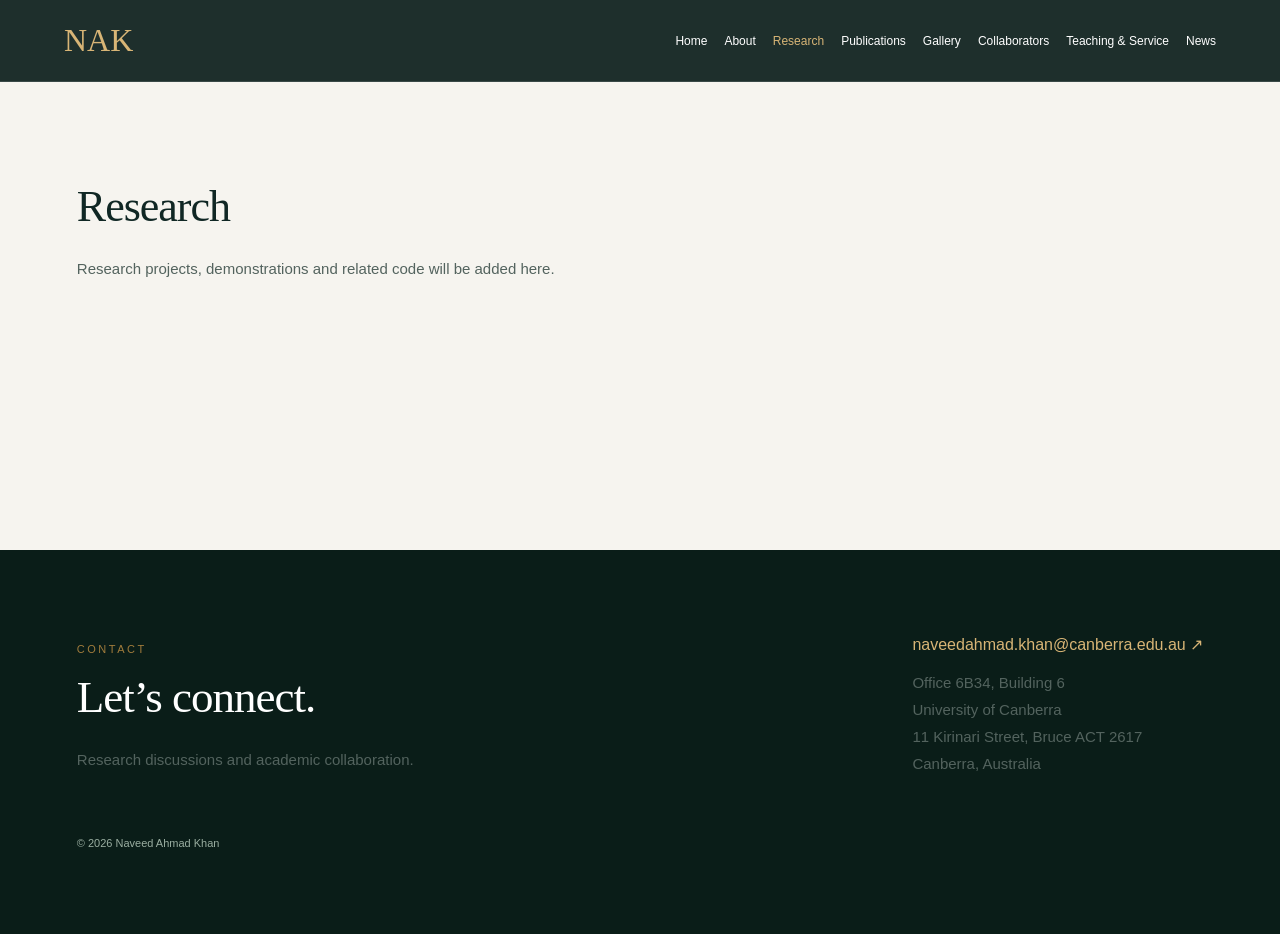
<file: research.html>
<!DOCTYPE html>
<html lang="en"><head><meta charset="utf-8"/><meta content="width=device-width,initial-scale=1" name="viewport"/><title>Naveed Ahmad Khan | Research</title><style>
:root{--gold:#d8b576;--ink:#102724;--paper:#f6f4ef}*{box-sizing:border-box}html{scroll-behavior:smooth;scroll-padding-top:85px}body{margin:0;background:var(--paper);color:var(--ink);font-family:Arial,sans-serif;min-width:1050px}a{color:inherit;text-decoration:none}button,a{touch-action:manipulation}a:focus-visible,button:focus-visible{outline:3px solid #c4913b;outline-offset:5px}header{height:82px;background:#0e211eee;color:#fff;display:flex;align-items:center;justify-content:space-between;padding:0 5%;position:sticky;top:0;z-index:20;border-bottom:1px solid #ffffff20}.logo{font:32px Georgia;color:var(--gold)}nav{display:flex;gap:17px;font-size:12px}nav a:hover{color:var(--gold)}.hero{height:calc(100vh - 82px);min-height:660px;max-height:980px;position:relative;background:#12221e;overflow:hidden}.slide{position:absolute;width:100%;height:100%;object-fit:contain;opacity:0;transition:opacity 1s}.slide.active{opacity:1}.shade{position:absolute;inset:0;background:linear-gradient(90deg,rgba(5,21,18,.94),rgba(5,21,18,.65) 34%,rgba(5,21,18,.06) 70%),linear-gradient(0deg,rgba(5,21,18,.6),transparent 30%)}.hero-copy{position:absolute;left:6%;top:25%;width:47%;color:#fff}.kicker{font-size:11px;letter-spacing:2.5px;text-transform:uppercase;color:#a17c3c}.hero .kicker{color:var(--gold)}h1{font:clamp(62px,6.3vw,100px)/1.02 Georgia;margin:26px 0 20px;font-weight:normal;letter-spacing:-2px}.role{font-size:14px;color:#e0ddd4}.hero-copy p{max-width:510px;font-size:17px;line-height:1.8;color:#e0e4df}.buttons{display:flex;gap:12px;margin-top:29px}.button{display:inline-block;padding:16px 22px;border:1px solid #bdb7a4;font-size:13px}.primary{background:var(--gold);border-color:var(--gold);color:#14251e}.quick{display:flex;gap:17px;font-size:12px;margin-top:25px;color:#ddd9ce}.controls{position:absolute;bottom:30px;left:6%;right:6%;display:flex;align-items:center;gap:11px;color:white}.controls button{border:1px solid #ffffff66;background:#10272388;color:white;padding:10px 15px;cursor:pointer}.count{font-size:12px;letter-spacing:2px;margin-left:8px}.scroll{margin-left:auto;font-size:11px;letter-spacing:2px}.wrap{max-width:1320px;margin:auto;padding:85px 6%}h2{font:44px/1.15 Georgia;font-weight:normal;letter-spacing:-1px;margin:15px 0 22px}h3{font:25px/1.25 Georgia;font-weight:normal;margin:12px 0}p{line-height:1.8;font-size:15px;color:#53635e}.intro-grid{display:grid;grid-template-columns:1fr 1.3fr;gap:80px;border-bottom:1px solid #d8ddd4;padding-bottom:50px}.text-link{font-size:13px;border-bottom:1px solid #b99c66;padding-bottom:5px}.section-head{display:flex;justify-content:space-between;align-items:end;margin-bottom:30px}.section-head h2{margin-bottom:0}.research-grid{display:grid;grid-template-columns:repeat(3,1fr);gap:30px}.research-card{border-top:1px solid #afbaad;padding-top:25px}.num{color:#9f7b3a;font-size:12px;letter-spacing:2px}.tags{font-size:11px;line-height:2;color:#6e7b6f;margin:18px 0}.dark{background:#102722;color:#f6f4ef}.dark p{color:#b9c9c0}.pub{display:grid;grid-template-columns:70px 1fr 120px;gap:24px;padding:27px 0;border-top:1px solid #ffffff27}.pub h3{font-size:23px;margin:0 0 9px}.pub small{color:#b2c3b7}.year{font:24px Georgia;color:var(--gold)}.pub a:last-child{font-size:12px;color:var(--gold);align-self:center}.news-grid{display:grid;grid-template-columns:repeat(3,1fr);gap:35px}.news-item{border-top:2px solid #c6ac7b;padding-top:20px}.news-item time{font-size:11px;color:#8c6a36;letter-spacing:2px}.news-item h3{font-size:23px}.gallery{display:grid;grid-template-columns:repeat(3,1fr);gap:16px}.gallery button{padding:0;border:0;cursor:pointer;background:#102722}.gallery img{display:block;width:100%;aspect-ratio:16/9;object-fit:contain}.muted{background:#eaece4}.two-col{display:grid;grid-template-columns:1fr 1fr;gap:70px}ul{padding-left:20px;color:#53635e;line-height:2;font-size:14px}footer{background:#0a1d18;color:#fff}.footer-row{display:flex;justify-content:space-between;align-items:center}.footer-row h2{font-size:45px}.footer-row a{color:var(--gold)}.fine{font-size:11px;color:#9aaea1;margin-top:45px}dialog{padding:12px;background:#102722;border:1px solid #d8b576;max-width:90vw;color:white}dialog::backdrop{background:#000c}dialog img{max-width:85vw;max-height:80vh;display:block}dialog button{float:right;padding:10px;margin-bottom:8px;cursor:pointer}@media(prefers-reduced-motion:reduce){html{scroll-behavior:auto}.slide{transition:none}}
.news-list article{display:grid;grid-template-columns:190px 1fr;gap:30px;align-items:baseline;padding:22px 0;border-top:1px solid #d7dbd1}.news-list time{font-size:13px;color:#8a6b39}.news-list p{margin:0;color:#253e35;font-size:16px}.quick{flex-wrap:wrap;max-width:560px;row-gap:14px}.hero-copy h1{margin-top:0}.pub h3{font-size:22px}</style><link href="mobile.css" rel="stylesheet"/><script defer="True" src="mobile.js"></script></head><body><header><a aria-label="Home" class="logo" href="index.html">NAK</a><nav><a href="index.html">Home</a><a href="about.html">About</a><a aria-current="page" href="research.html" style="color:#d8b576">Research</a><a href="publications.html">Publications</a><a href="gallery.html">Gallery</a><a href="collaborators.html">Collaborators</a><a href="teaching.html">Teaching &amp; Service</a><a href="news.html">News</a></nav></header><main><section class="wrap" style="min-height:52vh"><h2>Research</h2><p>Research projects, demonstrations and related code will be added here.</p></section></main><footer id="contact"><div class="wrap"><div class="footer-row"><div><span class="kicker">Contact</span><h2>Let’s connect.</h2><p>Research discussions and academic collaboration.</p></div><div><a href="mailto:naveedahmad.khan@canberra.edu.au">naveedahmad.khan@canberra.edu.au ↗</a><p>Office 6B34, Building 6<br/>University of Canberra<br/>11 Kirinari Street, Bruce ACT 2617<br/>Canberra, Australia</p></div></div><div class="fine">© 2026 Naveed Ahmad Khan</div></div></footer><dialog id="lightbox"><button id="close">Close ×</button><img alt="Enlarged research photograph" id="large"/></dialog><script>
const slides=[...document.querySelectorAll('.slide')];if(slides.length){let current=0;let stopped=matchMedia('(prefers-reduced-motion: reduce)').matches;const pause=document.querySelector('#pause');pause.textContent=stopped?'Play':'Pause';function show(n){slides[current].classList.remove('active');current=(n+slides.length)%slides.length;slides[current].classList.add('active');document.querySelector('#count').textContent=String(current+1).padStart(2,'0')+' / 06'}let timer;function reset(){clearInterval(timer);timer=setInterval(()=>{if(!stopped&&!document.hidden)show(current+1)},6000)}reset();pause.onclick=()=>{stopped=!stopped;pause.textContent=stopped?'Play':'Pause';reset()};document.querySelector('#next').onclick=()=>{show(current+1);reset()};document.querySelector('#prev').onclick=()=>{show(current-1);reset()};}const box=document.querySelector('#lightbox');document.querySelectorAll('.photo').forEach(b=>b.onclick=()=>{document.querySelector('#large').src=b.querySelector('img').src;box.showModal()});document.querySelector('#close').onclick=()=>box.close();box.onclick=e=>{if(e.target===box)box.close()};
</script></body></html>
</file>
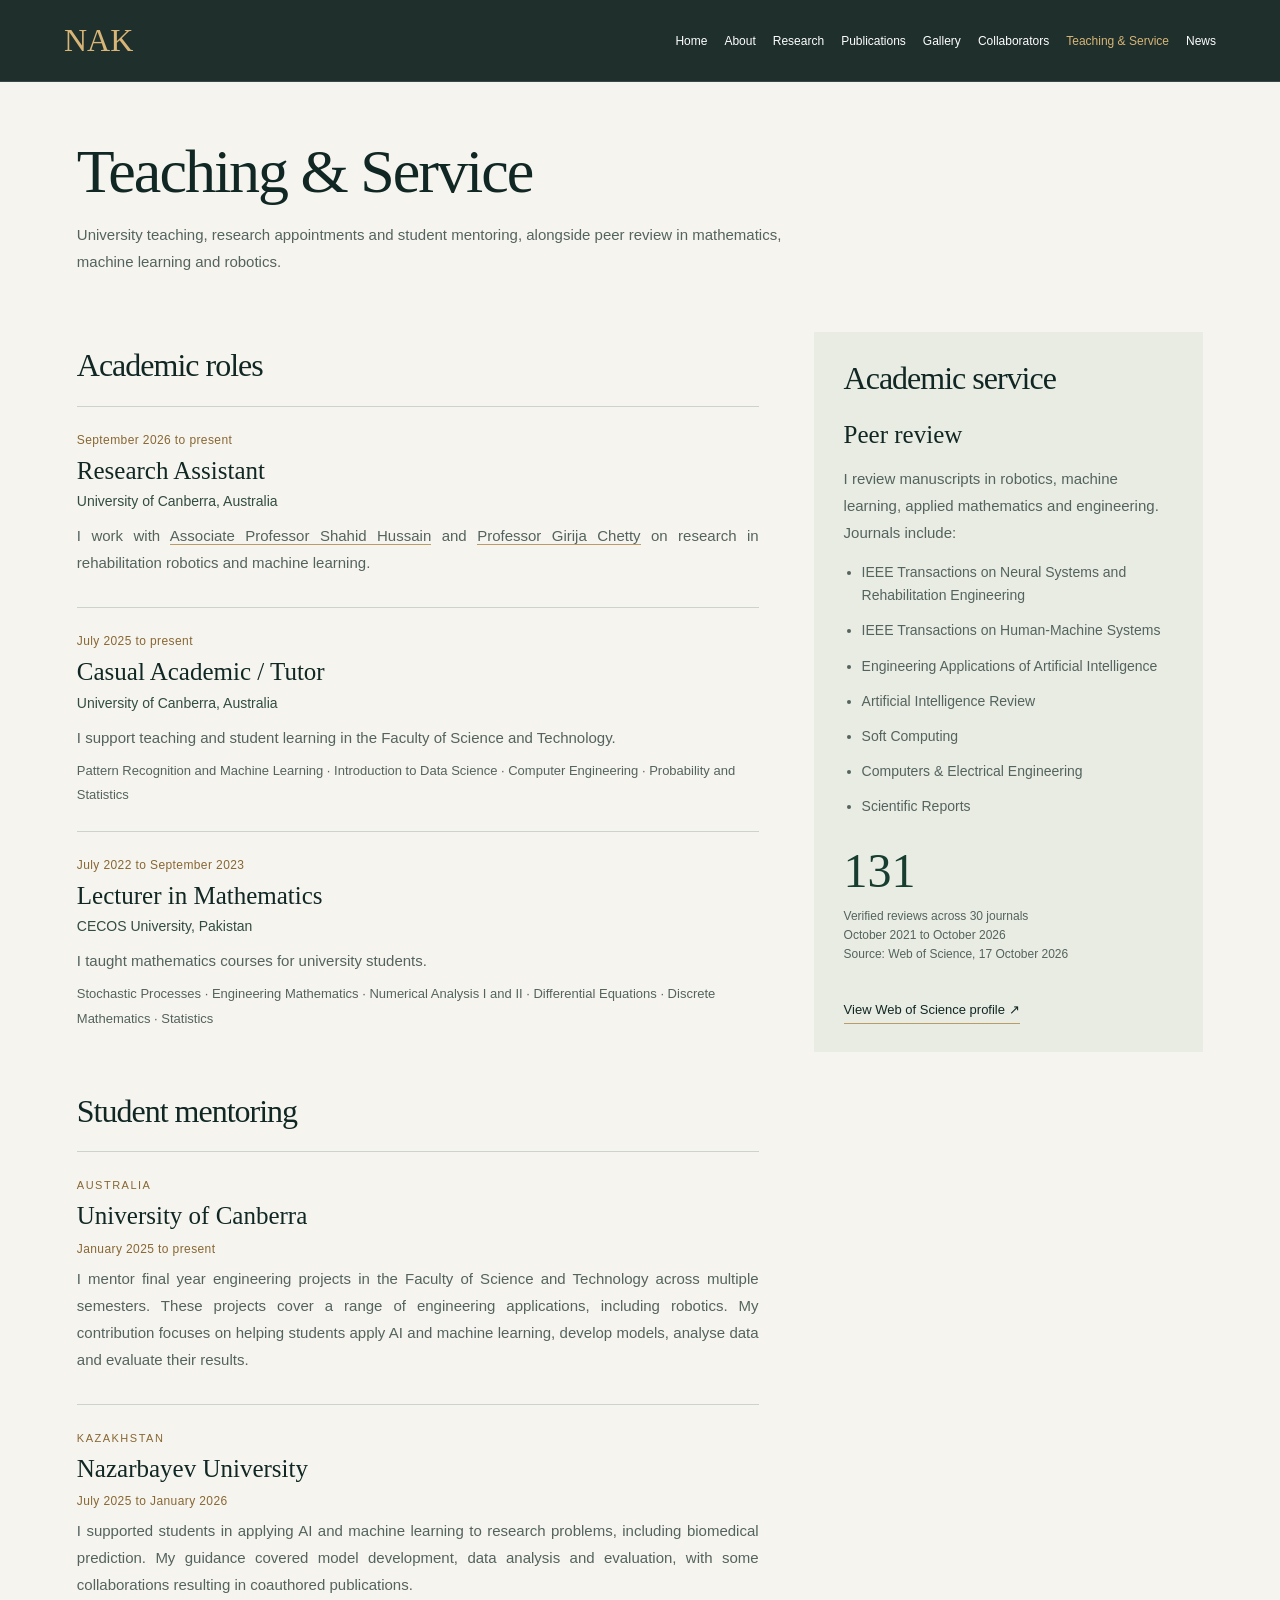
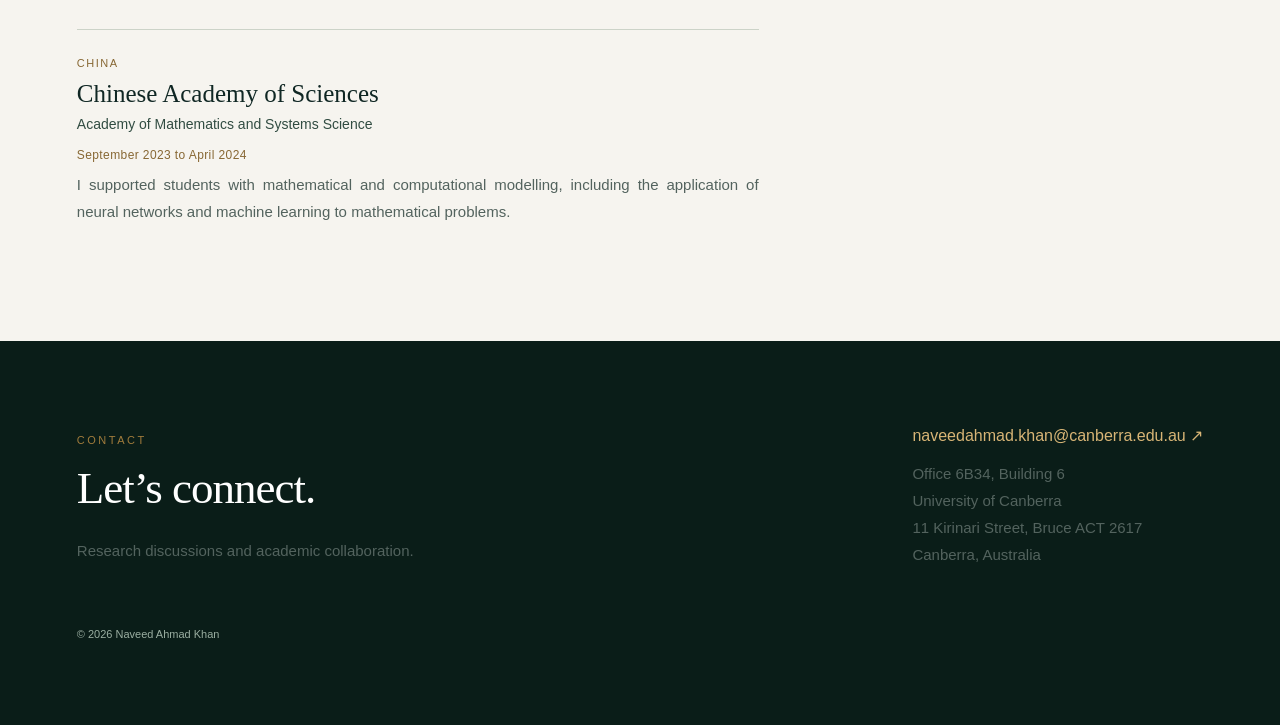
<file: teaching.html>
<!DOCTYPE html>
<html lang="en"><head><meta charset="utf-8"/><meta content="width=device-width,initial-scale=1" name="viewport"/><title>Naveed Ahmad Khan | Teaching &amp; Service</title><style>
:root{--gold:#d8b576;--ink:#102724;--paper:#f6f4ef}*{box-sizing:border-box}html{scroll-behavior:smooth;scroll-padding-top:85px}body{margin:0;background:var(--paper);color:var(--ink);font-family:Arial,sans-serif;min-width:1050px}a{color:inherit;text-decoration:none}button,a{touch-action:manipulation}a:focus-visible,button:focus-visible{outline:3px solid #c4913b;outline-offset:5px}header{height:82px;background:#0e211eee;color:#fff;display:flex;align-items:center;justify-content:space-between;padding:0 5%;position:sticky;top:0;z-index:20;border-bottom:1px solid #ffffff20}.logo{font:32px Georgia;color:var(--gold)}nav{display:flex;gap:17px;font-size:12px}nav a:hover{color:var(--gold)}.hero{height:calc(100vh - 82px);min-height:660px;max-height:980px;position:relative;background:#12221e;overflow:hidden}.slide{position:absolute;width:100%;height:100%;object-fit:contain;opacity:0;transition:opacity 1s}.slide.active{opacity:1}.shade{position:absolute;inset:0;background:linear-gradient(90deg,rgba(5,21,18,.94),rgba(5,21,18,.65) 34%,rgba(5,21,18,.06) 70%),linear-gradient(0deg,rgba(5,21,18,.6),transparent 30%)}.hero-copy{position:absolute;left:6%;top:25%;width:47%;color:#fff}.kicker{font-size:11px;letter-spacing:2.5px;text-transform:uppercase;color:#a17c3c}.hero .kicker{color:var(--gold)}h1{font:clamp(62px,6.3vw,100px)/1.02 Georgia;margin:26px 0 20px;font-weight:normal;letter-spacing:-2px}.role{font-size:14px;color:#e0ddd4}.hero-copy p{max-width:510px;font-size:17px;line-height:1.8;color:#e0e4df}.buttons{display:flex;gap:12px;margin-top:29px}.button{display:inline-block;padding:16px 22px;border:1px solid #bdb7a4;font-size:13px}.primary{background:var(--gold);border-color:var(--gold);color:#14251e}.quick{display:flex;gap:17px;font-size:12px;margin-top:25px;color:#ddd9ce}.controls{position:absolute;bottom:30px;left:6%;right:6%;display:flex;align-items:center;gap:11px;color:white}.controls button{border:1px solid #ffffff66;background:#10272388;color:white;padding:10px 15px;cursor:pointer}.count{font-size:12px;letter-spacing:2px;margin-left:8px}.scroll{margin-left:auto;font-size:11px;letter-spacing:2px}.wrap{max-width:1320px;margin:auto;padding:85px 6%}h2{font:44px/1.15 Georgia;font-weight:normal;letter-spacing:-1px;margin:15px 0 22px}h3{font:25px/1.25 Georgia;font-weight:normal;margin:12px 0}p{line-height:1.8;font-size:15px;color:#53635e}.intro-grid{display:grid;grid-template-columns:1fr 1.3fr;gap:80px;border-bottom:1px solid #d8ddd4;padding-bottom:50px}.text-link{font-size:13px;border-bottom:1px solid #b99c66;padding-bottom:5px}.section-head{display:flex;justify-content:space-between;align-items:end;margin-bottom:30px}.section-head h2{margin-bottom:0}.research-grid{display:grid;grid-template-columns:repeat(3,1fr);gap:30px}.research-card{border-top:1px solid #afbaad;padding-top:25px}.num{color:#9f7b3a;font-size:12px;letter-spacing:2px}.tags{font-size:11px;line-height:2;color:#6e7b6f;margin:18px 0}.dark{background:#102722;color:#f6f4ef}.dark p{color:#b9c9c0}.pub{display:grid;grid-template-columns:70px 1fr 120px;gap:24px;padding:27px 0;border-top:1px solid #ffffff27}.pub h3{font-size:23px;margin:0 0 9px}.pub small{color:#b2c3b7}.year{font:24px Georgia;color:var(--gold)}.pub a:last-child{font-size:12px;color:var(--gold);align-self:center}.news-grid{display:grid;grid-template-columns:repeat(3,1fr);gap:35px}.news-item{border-top:2px solid #c6ac7b;padding-top:20px}.news-item time{font-size:11px;color:#8c6a36;letter-spacing:2px}.news-item h3{font-size:23px}.gallery{display:grid;grid-template-columns:repeat(3,1fr);gap:16px}.gallery button{padding:0;border:0;cursor:pointer;background:#102722}.gallery img{display:block;width:100%;aspect-ratio:16/9;object-fit:contain}.muted{background:#eaece4}.two-col{display:grid;grid-template-columns:1fr 1fr;gap:70px}ul{padding-left:20px;color:#53635e;line-height:2;font-size:14px}footer{background:#0a1d18;color:#fff}.footer-row{display:flex;justify-content:space-between;align-items:center}.footer-row h2{font-size:45px}.footer-row a{color:var(--gold)}.fine{font-size:11px;color:#9aaea1;margin-top:45px}dialog{padding:12px;background:#102722;border:1px solid #d8b576;max-width:90vw;color:white}dialog::backdrop{background:#000c}dialog img{max-width:85vw;max-height:80vh;display:block}dialog button{float:right;padding:10px;margin-bottom:8px;cursor:pointer}@media(prefers-reduced-motion:reduce){html{scroll-behavior:auto}.slide{transition:none}}
.news-list article{display:grid;grid-template-columns:190px 1fr;gap:30px;align-items:baseline;padding:22px 0;border-top:1px solid #d7dbd1}.news-list time{font-size:13px;color:#8a6b39}.news-list p{margin:0;color:#253e35;font-size:16px}.quick{flex-wrap:wrap;max-width:560px;row-gap:14px}.hero-copy h1{margin-top:0}.pub h3{font-size:22px}
.page-heading{padding:58px 6% 42px;max-width:1320px;margin:auto}.page-heading h1{font-size:62px;margin:0 0 18px}.page-heading p{max-width:740px;margin:0}.content-layout{display:grid;grid-template-columns:minmax(0,1.75fr) minmax(300px,1fr);gap:55px;padding-top:15px}.content-layout h2{font-size:32px}.role-entry{border-top:1px solid #ccd3c8;padding:23px 0}.role-entry h3{font-size:25px;margin:7px 0}.date{font-size:12px;color:#876733;letter-spacing:.4px}.institution{font-size:14px;color:#314c42;margin:0 0 13px}.role-entry p{margin:8px 0;text-align:justify}.role-entry a,.service a{border-bottom:1px solid #b99c66}.courses{font-size:13px;line-height:1.9;color:#53635e}.mentoring{margin-top:38px}.country{font-size:11px;text-transform:uppercase;letter-spacing:1.5px;color:#876733}.service{background:#e9ece3;padding:28px 30px;align-self:start}.service h2{margin-top:0}.service ul{padding-left:18px;line-height:1.65}.service li{margin-bottom:12px}.review-count{font:48px Georgia;color:#173d31;margin:25px 0 0}.service .review-note{font-size:12px;line-height:1.6;margin:9px 0 22px}.service .profile-link{display:inline-block;font-size:13px;margin-top:15px;padding-bottom:6px}
</style><link href="mobile.css" rel="stylesheet"/><script defer="True" src="mobile.js"></script></head><body><header><a aria-label="Home" class="logo" href="index.html">NAK</a><nav><a href="index.html">Home</a><a href="about.html">About</a><a href="research.html">Research</a><a href="publications.html">Publications</a><a href="gallery.html">Gallery</a><a href="collaborators.html">Collaborators</a><a aria-current="page" href="teaching.html" style="color:#d8b576">Teaching &amp; Service</a><a href="news.html">News</a></nav></header><main><div class="page-heading"><h1>Teaching &amp; Service</h1><p>University teaching, research appointments and student mentoring, alongside peer review in mathematics, machine learning and robotics.</p></div><div class="wrap content-layout"><div><section aria-labelledby="roles"><h2 id="roles">Academic roles</h2>
<article class="role-entry"><span class="date">September 2026 to present</span><h3>Research Assistant</h3><div class="institution">University of Canberra, Australia</div><p>I work with <a href="https://researchprofiles.canberra.edu.au/en/persons/shahid-hussain/">Associate Professor Shahid Hussain</a> and <a href="https://researchprofiles.canberra.edu.au/en/persons/girija-chetty/">Professor Girija Chetty</a> on research in rehabilitation robotics and machine learning.</p></article>
<article class="role-entry"><span class="date">July 2025 to present</span><h3>Casual Academic / Tutor</h3><div class="institution">University of Canberra, Australia</div><p>I support teaching and student learning in the Faculty of Science and Technology.</p><div class="courses">Pattern Recognition and Machine Learning · Introduction to Data Science · Computer Engineering · Probability and Statistics</div></article>
<article class="role-entry"><span class="date">July 2022 to September 2023</span><h3>Lecturer in Mathematics</h3><div class="institution">CECOS University, Pakistan</div><p>I taught mathematics courses for university students.</p><div class="courses">Stochastic Processes · Engineering Mathematics · Numerical Analysis I and II · Differential Equations · Discrete Mathematics · Statistics</div></article></section>
<section aria-labelledby="mentoring" class="mentoring"><h2 id="mentoring">Student mentoring</h2>
<article class="role-entry"><span class="country">Australia</span><h3>University of Canberra</h3><span class="date">January 2025 to present</span><p>I mentor final year engineering projects in the Faculty of Science and Technology across multiple semesters. These projects cover a range of engineering applications, including robotics. My contribution focuses on helping students apply AI and machine learning, develop models, analyse data and evaluate their results.</p></article>
<article class="role-entry"><span class="country">Kazakhstan</span><h3>Nazarbayev University</h3><span class="date">July 2025 to January 2026</span><p>I supported students in applying AI and machine learning to research problems, including biomedical prediction. My guidance covered model development, data analysis and evaluation, with some collaborations resulting in coauthored publications.</p></article>
<article class="role-entry"><span class="country">China</span><h3>Chinese Academy of Sciences</h3><div class="institution">Academy of Mathematics and Systems Science</div><span class="date">September 2023 to April 2024</span><p>I supported students with mathematical and computational modelling, including the application of neural networks and machine learning to mathematical problems.</p></article></section></div>
<aside aria-labelledby="service" class="service"><h2 id="service">Academic service</h2><h3>Peer review</h3><p>I review manuscripts in robotics, machine learning, applied mathematics and engineering. Journals include:</p><ul><li>IEEE Transactions on Neural Systems and Rehabilitation Engineering</li><li>IEEE Transactions on Human-Machine Systems</li><li>Engineering Applications of Artificial Intelligence</li><li>Artificial Intelligence Review</li><li>Soft Computing</li><li>Computers &amp; Electrical Engineering</li><li>Scientific Reports</li></ul><div class="review-count">131</div><p class="review-note">Verified reviews across 30 journals<br/>October 2021 to October 2026<br/>Source: Web of Science, 17 October 2026</p><a class="profile-link" href="https://www.webofscience.com/wos/author/rid/AAA-2690-2022" rel="noopener noreferrer" target="_blank">View Web of Science profile ↗</a></aside></div></main><footer id="contact"><div class="wrap"><div class="footer-row"><div><span class="kicker">Contact</span><h2>Let’s connect.</h2><p>Research discussions and academic collaboration.</p></div><div><a href="mailto:naveedahmad.khan@canberra.edu.au">naveedahmad.khan@canberra.edu.au ↗</a><p>Office 6B34, Building 6<br/>University of Canberra<br/>11 Kirinari Street, Bruce ACT 2617<br/>Canberra, Australia</p></div></div><div class="fine">© 2026 Naveed Ahmad Khan</div></div></footer><dialog id="lightbox"><button id="close">Close ×</button><img alt="Enlarged research photograph" id="large"/></dialog><script>
const slides=[...document.querySelectorAll('.slide')];if(slides.length){let current=0;let stopped=matchMedia('(prefers-reduced-motion: reduce)').matches;const pause=document.querySelector('#pause');pause.textContent=stopped?'Play':'Pause';function show(n){slides[current].classList.remove('active');current=(n+slides.length)%slides.length;slides[current].classList.add('active');document.querySelector('#count').textContent=String(current+1).padStart(2,'0')+' / 06'}let timer;function reset(){clearInterval(timer);timer=setInterval(()=>{if(!stopped&&!document.hidden)show(current+1)},6000)}reset();pause.onclick=()=>{stopped=!stopped;pause.textContent=stopped?'Play':'Pause';reset()};document.querySelector('#next').onclick=()=>{show(current+1);reset()};document.querySelector('#prev').onclick=()=>{show(current-1);reset()};}const box=document.querySelector('#lightbox');document.querySelectorAll('.photo').forEach(b=>b.onclick=()=>{document.querySelector('#large').src=b.querySelector('img').src;box.showModal()});document.querySelector('#close').onclick=()=>box.close();box.onclick=e=>{if(e.target===box)box.close()};
</script></body></html>
</file>
<file: mobile.css>
/* Mobile additions — desktop remains unchanged */
.mobile-menu-toggle{display:none}
@media(max-width:900px){
 html{scroll-padding-top:72px}body{min-width:0!important;width:100%;overflow-x:hidden}body img,body svg{max-width:100%}
 header{height:68px;padding:0 5%;position:sticky;top:0;z-index:200;gap:12px}.logo{font-size:28px}
 .mobile-menu-toggle{display:flex;align-items:center;justify-content:center;width:44px;height:44px;margin-left:auto;border:1px solid #d8b57688;background:transparent;color:#d8b576;font-size:24px;cursor:pointer;border-radius:4px}
 header nav{display:none;position:absolute;top:68px;left:0;right:0;max-height:calc(100dvh - 68px);overflow-y:auto;background:#0e211e;flex-direction:column;gap:0;padding:8px 5% 20px;box-shadow:0 12px 20px #0004;z-index:200}
 header nav.is-open{display:flex}header nav a{display:block;padding:14px 8px;border-bottom:1px solid #ffffff25;font-size:15px;line-height:1.3}
 .wrap{padding:48px 6%}.hero{height:auto;min-height:720px;max-height:none}.slide{object-fit:cover;object-position:center}.shade{background:linear-gradient(90deg,rgba(5,21,18,.92),rgba(5,21,18,.58)),linear-gradient(0deg,rgba(5,21,18,.8),transparent 65%)}
 .hero-copy{position:relative;left:auto;top:auto;width:auto;padding:95px 6% 140px;z-index:1}.hero-copy h1,h1{font-size:clamp(40px,10vw,64px);line-height:1.08;letter-spacing:-1px;overflow-wrap:anywhere}.hero-copy p{font-size:15px;line-height:1.7}.role{line-height:1.6}
 .controls{bottom:24px}.scroll{display:none}.buttons{flex-wrap:wrap}.button{padding:13px 16px}.quick{gap:12px}
 h2{font-size:clamp(30px,7vw,40px)}h3{font-size:22px}
 .intro-grid,.two-col,.about-layout,.credentials,.content-layout{grid-template-columns:minmax(0,1fr)!important;gap:24px!important}
 .research-grid,.news-grid,.gallery{grid-template-columns:repeat(2,minmax(0,1fr));gap:20px}
 .pub{grid-template-columns:1fr!important;gap:9px}.pub h3{font-size:20px}.pub a:last-child{justify-self:start}
 .section-head,.footer-row,.gallery-heading{align-items:flex-start;flex-direction:column;gap:16px}.footer-row h2{font-size:34px}
 .news-list article{grid-template-columns:1fr!important;gap:7px!important;padding:20px 0}.news-list h3{font-size:23px}
 .about-wrap,.gallery-page{padding-top:40px}.about-title h2,.gallery-heading h2{font-size:42px}.portrait{max-width:400px}.biography p{text-align:left}
 .page-heading{padding:40px 6% 25px}.page-heading h1,.heading h1{font-size:43px}.content-layout{padding-top:8px}.service{padding:24px}
 .photo-grid{grid-template-columns:repeat(2,minmax(0,1fr));gap:18px}.photo img{height:190px}.gallery-card h3{font-size:19px}
 .collab-wrap{padding:35px 5% 55px}.network{grid-template-columns:1fr}.map-panel{padding:12px}.network aside{padding:15px}#countries{grid-template-columns:repeat(2,minmax(0,1fr));max-height:260px}.people-grid{grid-template-columns:repeat(2,minmax(0,1fr))}.roster-grid{grid-template-columns:repeat(2,minmax(0,1fr))}
 .publication-views{flex-wrap:wrap}.publication-views button{padding:11px 13px;font-size:13px}.citation-panel{padding:18px}.citation-header{flex-wrap:wrap;gap:12px}
 main,section,article{min-width:0}p,li,h2,h3,a{overflow-wrap:break-word}dialog{max-width:95vw}#large{height:55dvh}
}
@media(max-width:540px){
 .research-grid,.news-grid,.gallery,.photo-grid,.people-grid,.roster-grid{grid-template-columns:1fr}
 .hero{min-height:670px}.hero-copy{padding-top:75px}.hero-copy h1{font-size:clamp(40px,12vw,55px)}.controls button{padding:9px 12px}.photo img{height:230px}
 .about-jump{flex-wrap:wrap}.publication-views{gap:7px}.citation-footer{flex-wrap:wrap;gap:8px}
 .gallery-heading h2{font-size:40px}.person{min-height:0}
}
</file>
